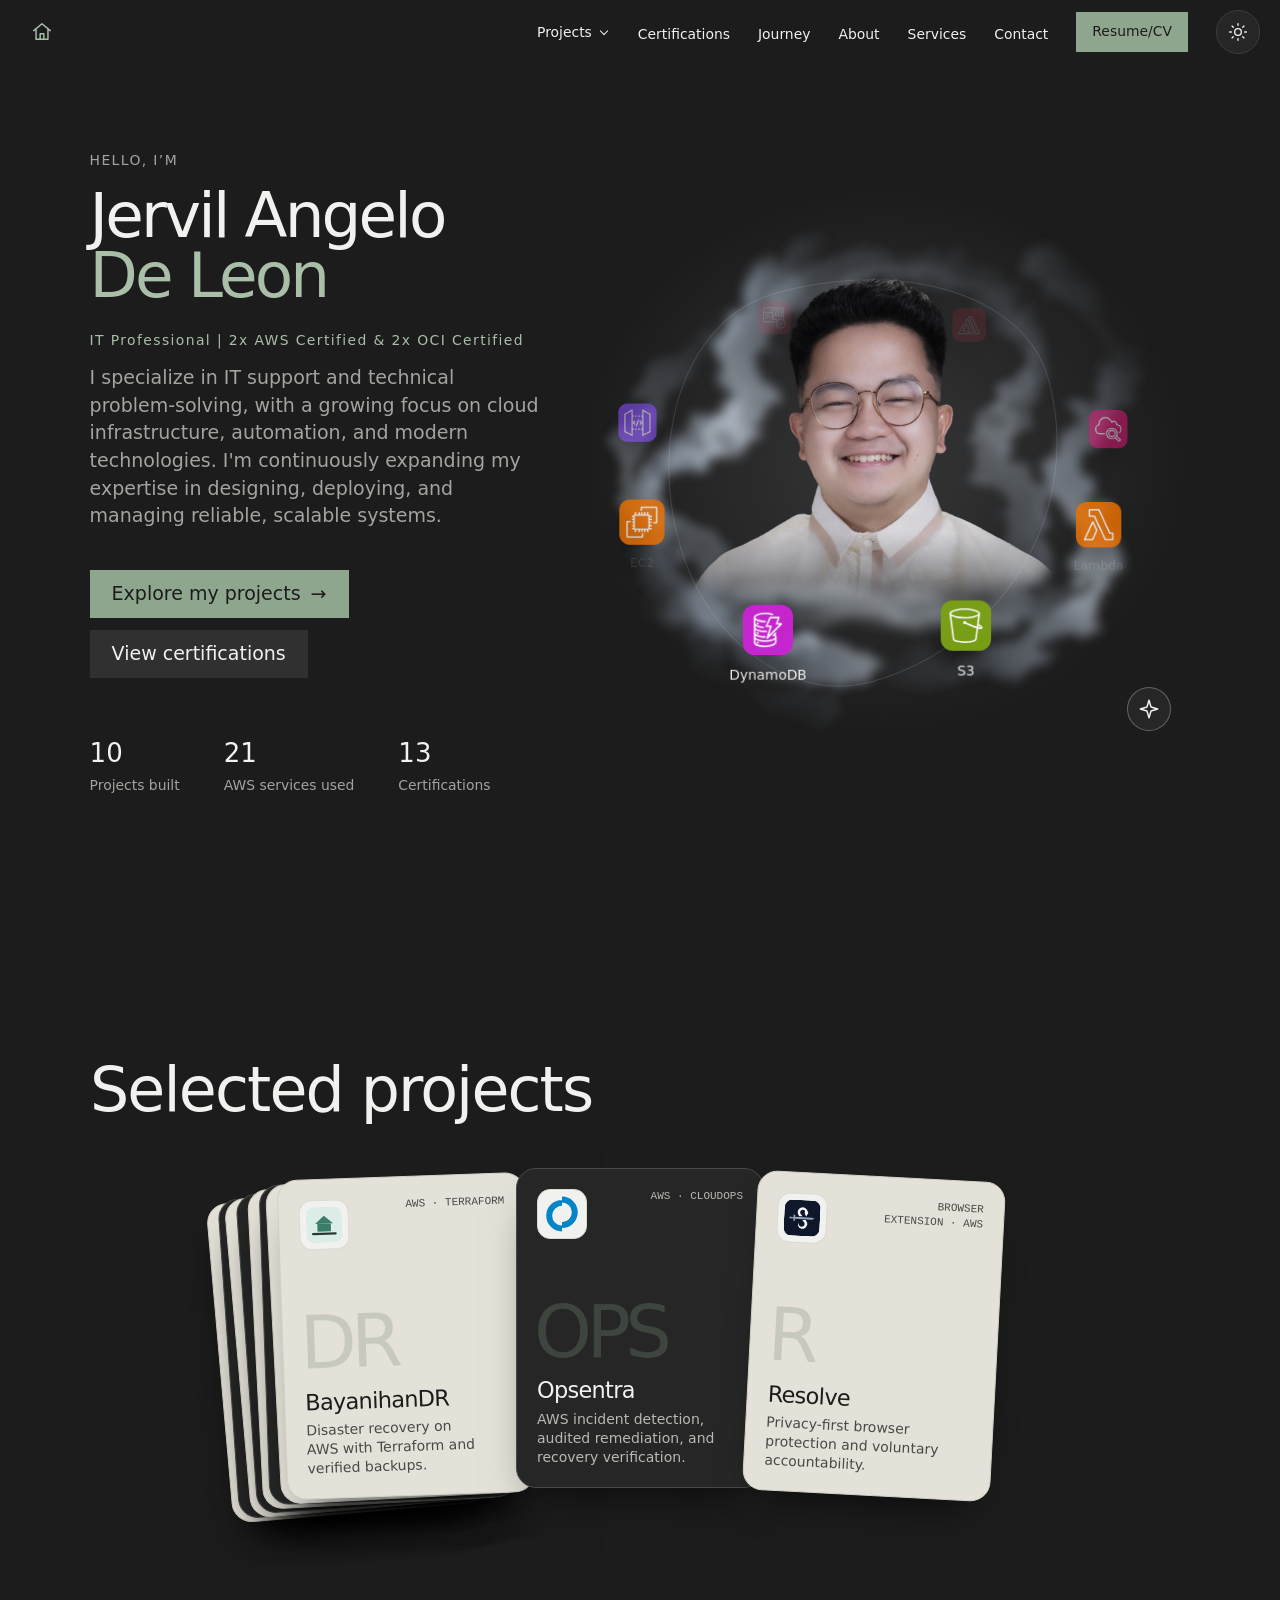
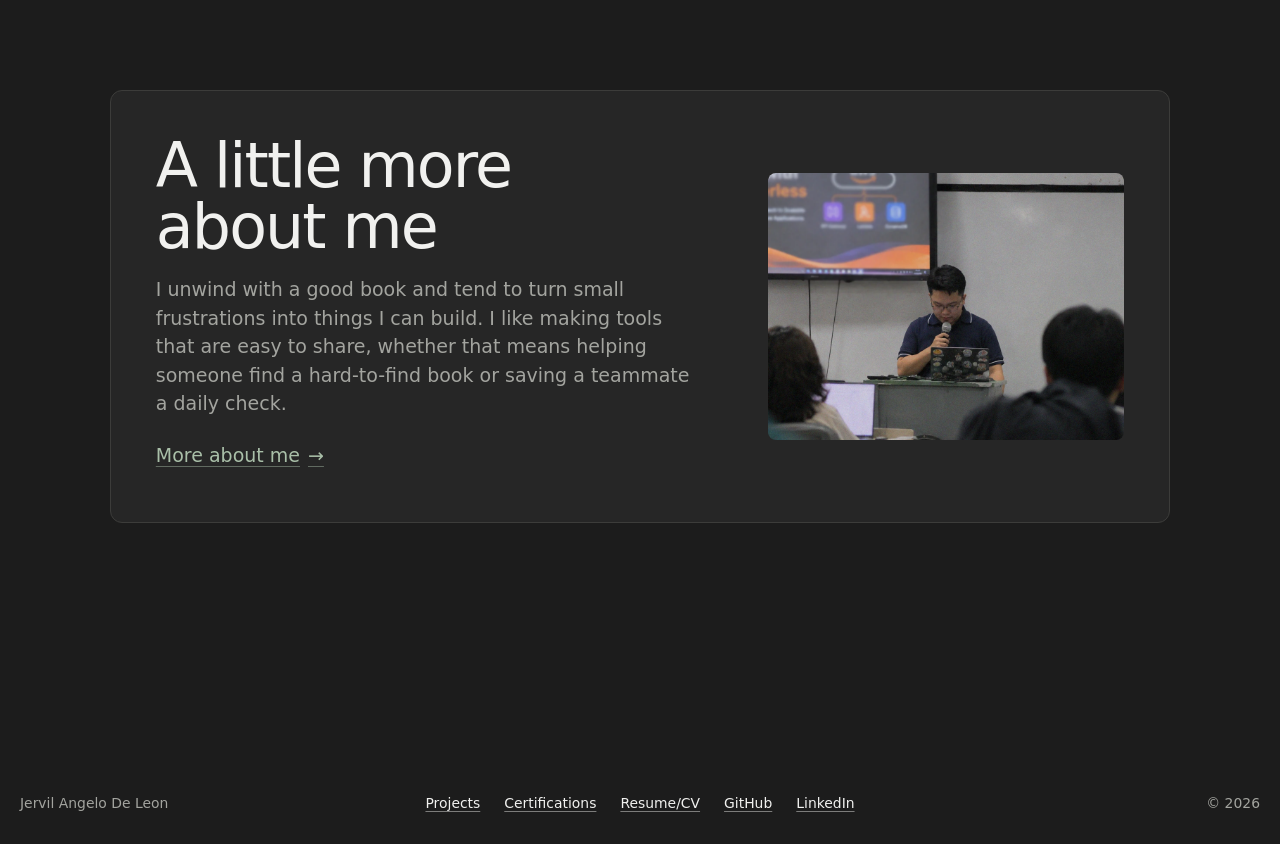
<file: index.html>
<!DOCTYPE html>
<html lang="en">
<head>
<meta charset="utf-8">
<meta name="viewport" content="width=device-width, initial-scale=1">
<title>Jervil Angelo De Leon | HRIS Technical Support, AWS Certified, Cloud & Infrastructure</title>
<meta name="description" content="Portfolio of Jervil Angelo De Leon, HRIS Technical Support professional and AWS Certified Cloud Practitioner building serverless and infrastructure projects on AWS, including Resolve and Teolohiya.site.">
<meta name="author" content="Jervil Angelo De Leon">
<meta name="theme-color" content="#1c1c1c">
<script src="js/theme.js?v=1"></script>
<link rel="canonical" href="https://jervilangelo.online/">
<meta property="og:type" content="website">
<meta property="og:url" content="https://jervilangelo.online/">
<meta property="og:site_name" content="Jervil Angelo De Leon">
<meta property="og:title" content="Jervil Angelo De Leon | HRIS Technical Support, AWS Certified, Cloud & Infrastructure">
<meta property="og:description" content="Portfolio of Jervil Angelo De Leon, HRIS Technical Support professional and AWS Certified Cloud Practitioner building serverless and infrastructure projects on AWS, including Resolve and Teolohiya.site.">
<meta property="og:image" content="https://jervilangelo.online/img/og-cover.jpg">
<meta name="twitter:card" content="summary_large_image">
<link rel="icon" href="img/favicon.svg" type="image/svg+xml">
<link rel="preconnect" href="https://api.fontshare.com">
<link rel="preconnect" href="https://cdn.fontshare.com" crossorigin>
<link href="https://api.fontshare.com/v2/css?f[]=clash-grotesk@400,500&display=swap" rel="stylesheet">
<link rel="stylesheet" href="css/main.css?v=projects-about">
<link rel="stylesheet" href="css/cloud.css?v=20261126-puff">
<link rel="stylesheet" href="css/pages.css?v=20261126-theme">
<link rel="stylesheet" href="css/project-deck.css?v=20261126-theme">
<link rel="stylesheet" href="css/home-about.css?v=portfolio-follow-up">
<link rel="preconnect" href="https://fonts.googleapis.com">
<link rel="preconnect" href="https://fonts.gstatic.com" crossorigin>
<link href="https://fonts.googleapis.com/css2?family=Hanken+Grotesk:wght@400;500&family=Newsreader:opsz@6..72&display=swap" rel="stylesheet">
<script>document.documentElement.classList.add("js")</script>
<script>
(function(){var m={"p-resolve":"projects#p-resolve",teolohiya:"projects#teolohiya",projects:"projects#projects","p-opsentra":"projects#p-opsentra","p-bayanihandr":"projects#p-bayanihandr","p-ticketing":"projects#p-ticketing","p-ec2":"projects#p-ec2","p-hris":"projects#p-hris","p-eccm":"projects#p-eccm","p-pinansyalph":"projects#p-pinansyalph","p-schedrift":"projects#p-schedrift",services:"projects#services",certifications:"certifications",journey:"journey",story:"journey",contact:"contact"};var t=m[location.hash.slice(1)];if(t)location.replace(t);})();
</script>
<script type="application/ld+json">
{
  "@context": "https://schema.org",
  "@type": "Person",
  "name": "Jervil Angelo De Leon",
  "url": "https://jervilangelo.online/",
  "jobTitle": "HRIS Technical Support",
  "address": {"@type": "PostalAddress", "addressLocality": "Makati", "addressCountry": "PH"},
  "alumniOf": "FEU Institute of Technology",
  "knowsAbout": ["Amazon Web Services", "Serverless architecture", "Cloud infrastructure", "Networking", "Automation", "Technical support"],
  "sameAs": ["https://www.linkedin.com/in/jervilangelo/", "https://github.com/jervilangelo"]
}
</script>
</head>
<body>
<a class="skip" href="#main">Skip to content</a>
<div class="progress" id="progress" aria-hidden="true"></div>

<header class="nav" id="nav">
  <a class="nav-home" href="./" aria-label="Home" aria-current="page">
    <svg viewBox="0 0 24 24" width="22" height="22" fill="none" stroke="currentColor" stroke-width="1.6" stroke-linecap="round" stroke-linejoin="round" aria-hidden="true" focusable="false"><path d="M3 10.5 12 3l9 7.5M5.5 9v11h13V9M10 20v-6h4v6"/></svg>
  </a>
  <div class="nav-right">
    <button class="menu-toggle" type="button" aria-expanded="false" aria-controls="nav-links">Menu</button>
    <ul class="nav-links" id="nav-links">
      <li><a data-projects-link href="projects">Projects</a></li>
      <li><a href="certifications">Certifications</a></li>
      <li><a href="journey">Journey</a></li>
      <li><a href="about">About</a></li>
      <li><a href="services">Services</a></li>
      <li><a href="contact">Contact</a></li>
    </ul>
    <a class="btn" href="resume">Resume/CV</a>
    <button class="theme-toggle" type="button" aria-label="Switch to light mode" hidden>
      <svg class="theme-sun" width="20" height="20" viewBox="0 0 24 24" fill="none" stroke="currentColor" stroke-width="1.6" stroke-linecap="round" aria-hidden="true" focusable="false"><circle cx="12" cy="12" r="4"/><path d="M12 2v2m0 16v2M2 12h2m16 0h2M4.9 4.9l1.4 1.4m11.4 11.4 1.4 1.4m0-14.2-1.4 1.4M6.3 17.7l-1.4 1.4"/></svg>
      <svg class="theme-moon" width="20" height="20" viewBox="0 0 24 24" fill="none" stroke="currentColor" stroke-width="1.6" stroke-linecap="round" stroke-linejoin="round" aria-hidden="true" focusable="false"><path d="M20.7 15.2A8.9 8.9 0 0 1 8.8 3.3 9 9 0 1 0 20.7 15.2Z"/></svg>
    </button>
  </div>
</header>

<main id="main">

<section class="hero" aria-labelledby="hero-title">
  <div class="hero-copy">
    <p class="hero-greeting">Hello, I&rsquo;m</p>
    <h1 id="hero-title">Jervil Angelo <span>De Leon</span></h1>
    <p class="hero-role">IT Professional <span>| 2x AWS Certified &amp; 2x OCI Certified</span></p>
    <p class="hero-intro">I specialize in IT support and technical problem-solving, with a growing focus on cloud infrastructure, automation, and modern technologies. I'm continuously expanding my expertise in designing, deploying, and managing reliable, scalable systems.</p>
    <div class="hero-cta">
      <a class="btn" href="projects">Explore my projects <span class="arrow" aria-hidden="true">→</span></a>
      <a class="btn btn--quiet" href="certifications">View certifications</a>
    </div>
    <dl class="hero-facts">
      <div><dt>10</dt><dd>Projects built</dd></div>
      <div><dt>21</dt><dd>AWS services used</dd></div>
      <div><dt>13</dt><dd>Certifications</dd></div>
    </dl>
  </div>

  <div class="cloud-stage">
    <div class="cloud-glow"></div>
    <div class="portrait-smoke" aria-hidden="true"></div>
    <div class="portrait-backdrop"></div>
    <div class="hero-portrait">
      <img src="img/work/hero-portrait.png" width="1024" height="1078" alt="Portrait of Jervil Angelo De Leon" fetchpriority="high">
    </div>
    <div class="portrait-foreground-smoke" aria-hidden="true"></div>
    <div class="portrait-smoke-puff" aria-hidden="true"></div>
    <button class="orbit-toggle" type="button" aria-label="Creative tools" aria-pressed="false" title="Switch to creative tools" hidden>
      <svg width="22" height="22" viewBox="0 0 24 24" fill="none" stroke="currentColor" stroke-width="1.6" stroke-linecap="round" stroke-linejoin="round" aria-hidden="true">
        <path d="M12 2.5 14.2 9.8 21.5 12 14.2 14.2 12 21.5 9.8 14.2 2.5 12 9.8 9.8 12 2.5Z"/>
      </svg>
    </button>
    <span class="orbit-status sr-only" role="status"></span>
    <div class="orbit" aria-hidden="true">
        <div class="orb" style="left:10%;top:48%"><img src="img/aws/AWSLambda.svg" data-file="AWSLambda" alt="" width="64" height="64"><span>Lambda</span></div>
        <div class="orb" style="left:23%;top:23%"><img src="img/aws/AmazonSimpleStorageService.svg" data-file="AmazonSimpleStorageService" alt="" width="64" height="64"><span>S3</span></div>
        <div class="orb" style="left:50%;top:15%"><img src="img/aws/AmazonDynamoDB.svg" data-file="AmazonDynamoDB" alt="" width="64" height="64"><span>DynamoDB</span></div>
        <div class="orb" style="left:77%;top:23%"><img src="img/aws/AmazonEC2.svg" data-file="AmazonEC2" alt="" width="64" height="64"><span>EC2</span></div>
        <div class="orb" style="left:90%;top:48%"><img src="img/aws/AmazonAPIGateway.svg" data-file="AmazonAPIGateway" alt="" width="64" height="64"><span>API Gateway</span></div>
        <div class="orb" style="left:79%;top:75%"><img src="img/aws/AmazonCognito.svg" data-file="AmazonCognito" alt="" width="64" height="64"><span>Cognito</span></div>
        <div class="orb" style="left:21%;top:75%"><img src="img/aws/AWSAmplify.svg" data-file="AWSAmplify" alt="" width="64" height="64"><span>Amplify</span></div>
        <div class="orb" style="left:50%;top:82%"><img src="img/aws/AmazonCloudWatch.svg" data-file="AmazonCloudWatch" alt="" width="64" height="64"><span>CloudWatch</span></div>
    </div>
  </div>
  <p class="sr-only">AWS services used in my projects include Lambda, S3, DynamoDB, EC2, API Gateway, Cognito, Amplify, CloudWatch, IAM, VPC, SNS and EventBridge.</p>
</section>

<section class="section frame project-showcase" id="selected-projects" aria-labelledby="selected-projects-title">
  <div class="project-showcase-head">
    <h2 class="h2" id="selected-projects-title">Selected projects</h2>
    <button class="btn project-deck-restack" type="button" aria-controls="home-project-deck" hidden>Collapse cards</button>
    <p class="sr-only" id="project-deck-instructions" hidden>Spread the stack to browse all ten projects.</p>
  </div>
  <ul class="project-deck" id="home-project-deck" role="list">
    <li class="project-deck-light">
      <a class="project-deck-card" href="projects.html#p-ticketing">
        <div class="project-deck-top">
          <span class="project-deck-logo" aria-hidden="true">AT</span>
          <span class="project-deck-category">AWS &middot; Serverless</span>
        </div>
        <span class="project-deck-mark" aria-hidden="true">API</span>
        <h3>AWS Serverless Ticketing API</h3>
        <p>Support tickets with DynamoDB and automated alerts.</p>
      </a>
    </li>
    <li>
      <a class="project-deck-card" href="projects.html#p-ec2">
        <div class="project-deck-top">
          <span class="project-deck-logo" aria-hidden="true">EC</span>
          <span class="project-deck-category">AWS &middot; Infrastructure</span>
        </div>
        <span class="project-deck-mark" aria-hidden="true">EC2</span>
        <h3>Secure EC2 Web Server</h3>
        <p>A hardened Nginx server on AWS.</p>
      </a>
    </li>
    <li class="project-deck-light">
      <a class="project-deck-card" href="projects.html#p-hris">
        <div class="project-deck-top">
          <span class="project-deck-logo" aria-hidden="true">HT</span>
          <span class="project-deck-category">HRIS &middot; Automation</span>
        </div>
        <span class="project-deck-mark" aria-hidden="true">HRIS</span>
        <h3>HRIS Template Completion Tracker</h3>
        <p>Automated checks for HRIS template completion.</p>
      </a>
    </li>
    <li>
      <a class="project-deck-card" href="projects.html#p-eccm">
        <div class="project-deck-top">
          <span class="project-deck-logo" aria-hidden="true"><img src="img/work/logos/eccm.png" alt="" width="40" height="40" loading="lazy"></span>
          <span class="project-deck-category">Web &middot; Nonprofit</span>
        </div>
        <span class="project-deck-mark" aria-hidden="true">WEB</span>
        <h3>ECCM Website</h3>
        <p>A responsive website for a local church.</p>
      </a>
    </li>
    <li class="project-deck-light">
      <a class="project-deck-card" href="projects.html#p-schedrift">
        <div class="project-deck-top">
          <span class="project-deck-logo" aria-hidden="true"><img src="img/work/logos/schedrift.png" alt="" width="40" height="40" loading="lazy"></span>
          <span class="project-deck-category">Timeline &middot; Planning</span>
        </div>
        <span class="project-deck-mark" aria-hidden="true">PLAN</span>
        <h3>Schedrift</h3>
        <p>Project timelines, dependencies, and delay simulation.</p>
      </a>
    </li>
    <li>
      <a class="project-deck-card" href="projects.html#teolohiya">
        <div class="project-deck-top">
          <span class="project-deck-logo" aria-hidden="true"><img src="img/work/logos/teolohiya.png" alt="" width="40" height="40" loading="lazy"></span>
          <span class="project-deck-category">Next.js &middot; AWS</span>
        </div>
        <span class="project-deck-mark" aria-hidden="true">BOOK</span>
        <h3>Teolohiya.site</h3>
        <p>A Philippine theological-book listing platform.</p>
      </a>
    </li>
    <li class="project-deck-light">
      <a class="project-deck-card" href="projects.html#p-pinansyalph">
        <div class="project-deck-top">
          <span class="project-deck-logo" aria-hidden="true"><img src="img/work/logos/pinansyalph.svg" alt="" width="40" height="40" loading="lazy"></span>
          <span class="project-deck-category">Web &middot; Finance</span>
        </div>
        <span class="project-deck-mark" aria-hidden="true">FIN</span>
        <h3>PinansyalPH</h3>
        <p>Philippine financial calculators and data visualizations.</p>
      </a>
    </li>
    <li class="project-deck-light">
      <a class="project-deck-card" href="projects.html#p-bayanihandr">
        <div class="project-deck-top">
          <span class="project-deck-logo" aria-hidden="true"><img src="img/work/logos/bayanihandr.svg" alt="" width="40" height="40" loading="lazy"></span>
          <span class="project-deck-category">AWS &middot; Terraform</span>
        </div>
        <span class="project-deck-mark" aria-hidden="true">DR</span>
        <h3>BayanihanDR</h3>
        <p>Disaster recovery on AWS with Terraform and verified backups.</p>
      </a>
    </li>
    <li>
      <a class="project-deck-card" href="projects.html#p-opsentra">
        <div class="project-deck-top">
          <span class="project-deck-logo" aria-hidden="true"><img src="img/work/logos/opsentra.svg" alt="" width="40" height="40" loading="lazy"></span>
          <span class="project-deck-category">AWS &middot; CloudOps</span>
        </div>
        <span class="project-deck-mark" aria-hidden="true">OPS</span>
        <h3>Opsentra</h3>
        <p>AWS incident detection, audited remediation, and recovery verification.</p>
      </a>
    </li>
    <li class="project-deck-light">
      <a class="project-deck-card" href="projects.html#p-resolve">
        <div class="project-deck-top">
          <span class="project-deck-logo" aria-hidden="true"><img src="img/work/logos/resolve.svg" alt="" width="40" height="40" loading="lazy"></span>
          <span class="project-deck-category">Browser extension &middot; AWS</span>
        </div>
        <span class="project-deck-mark" aria-hidden="true">R</span>
        <h3>Resolve</h3>
        <p>Privacy-first browser protection and voluntary accountability.</p>
      </a>
    </li>
  </ul>
</section>

<section class="section frame home-about" aria-labelledby="home-about-title">
  <div class="home-about-copy">
    <h2 class="h2" id="home-about-title">A little more about me</h2>
    <p>I unwind with a good book and tend to turn small frustrations into things I can build. I like making tools that are easy to share, whether that means helping someone find a hard-to-find book or saving a teammate a daily check.</p>
    <a class="link" href="about">More about me <span aria-hidden="true">&rarr;</span></a>
  </div>
  <figure class="home-about-photo">
    <img src="img/work/me-speaking.webp" width="1012" height="955" loading="lazy" decoding="async" alt="Jervil Angelo De Leon speaking about serverless cloud technology">
  </figure>
</section>

</main>

<footer class="foot">
  <span class="muted">Jervil Angelo De Leon</span>
  <ul class="foot-links">
    <li><a class="link" href="projects">Projects</a></li>
    <li><a class="link" href="certifications">Certifications</a></li>
    <li><a class="link" href="resume">Resume/CV</a></li>
    <li><a class="link" href="https://github.com/jervilangelo" target="_blank" rel="noopener">GitHub</a></li>
    <li><a class="link" href="https://www.linkedin.com/in/jervilangelo/" target="_blank" rel="noopener">LinkedIn</a></li>
  </ul>
  <span class="muted">© <span data-year>2026</span></span>
</footer>

<script src="js/main.js?v=projects-about" defer></script>
<script src="js/cloud-animation.js?v=20261126-puff" defer></script>
<script src="js/project-deck.js?v=20261126-resolve" defer></script>
</body>
</html>
</file>
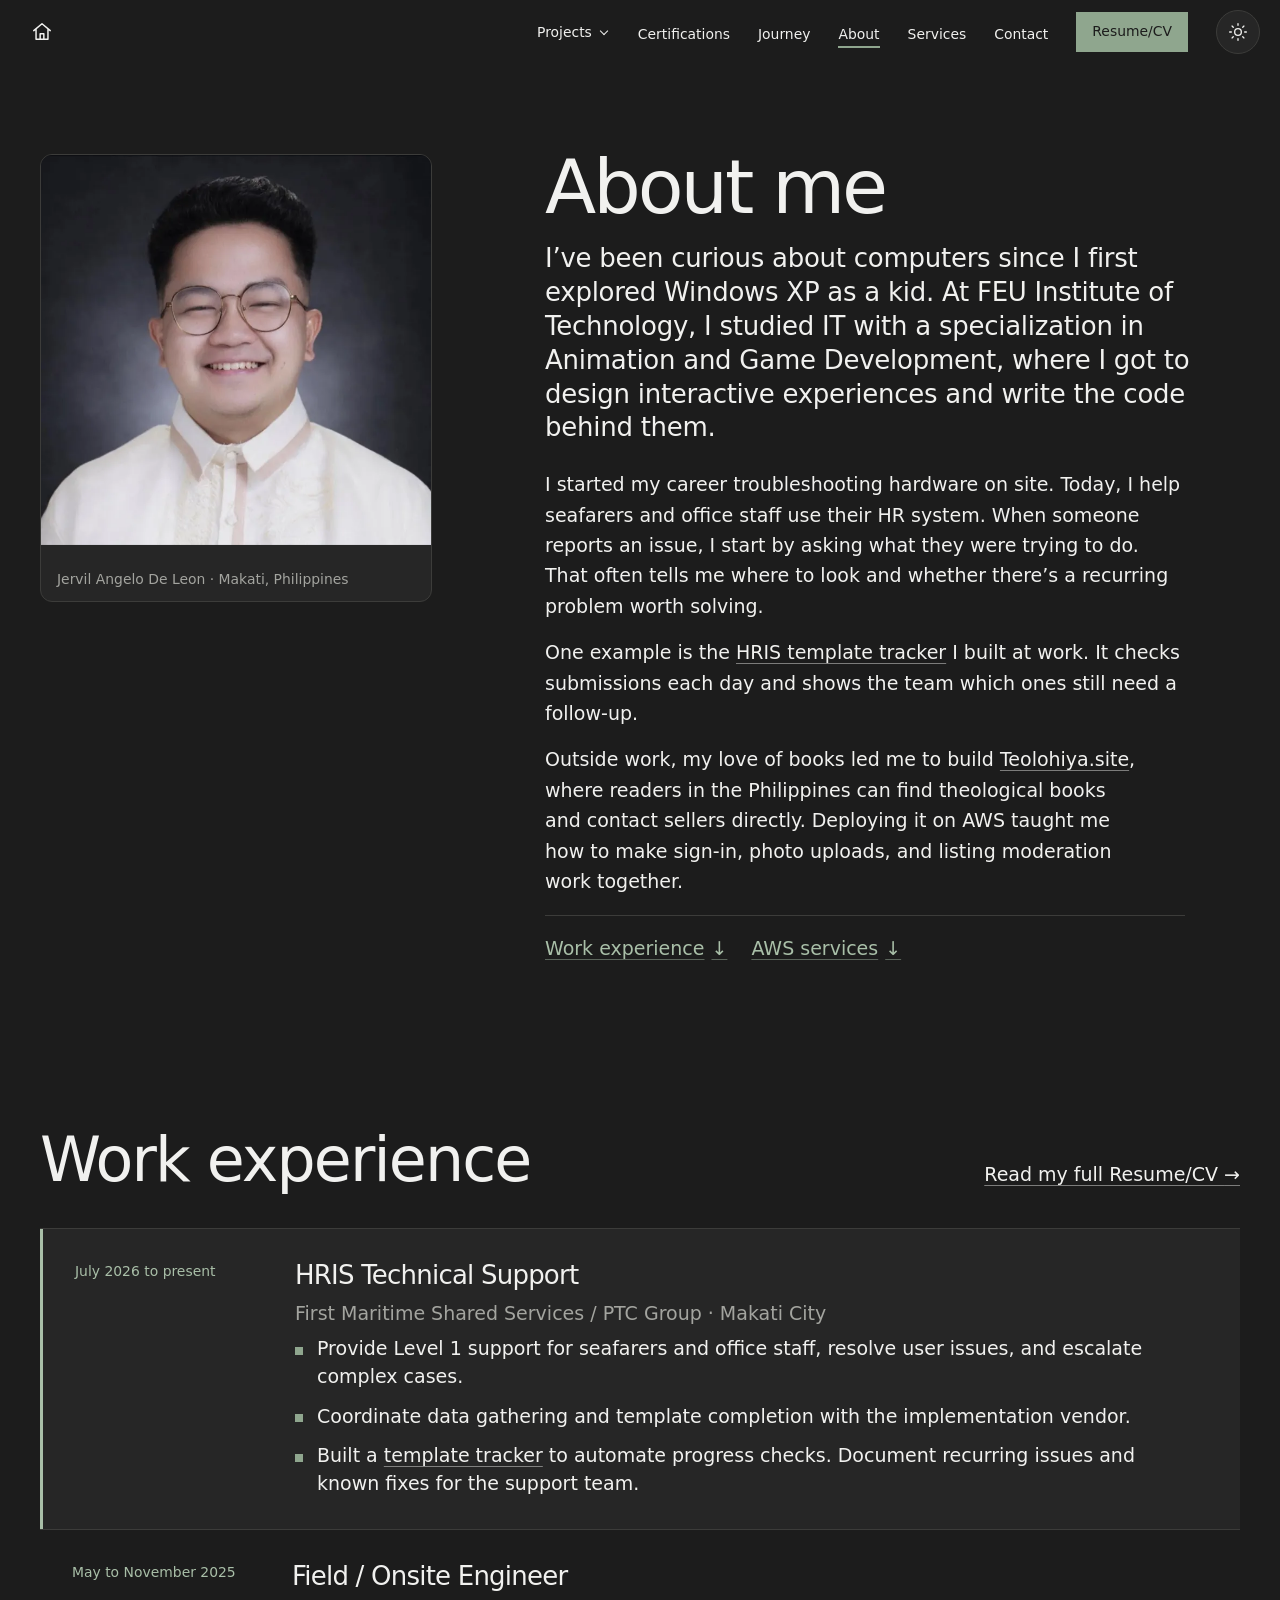
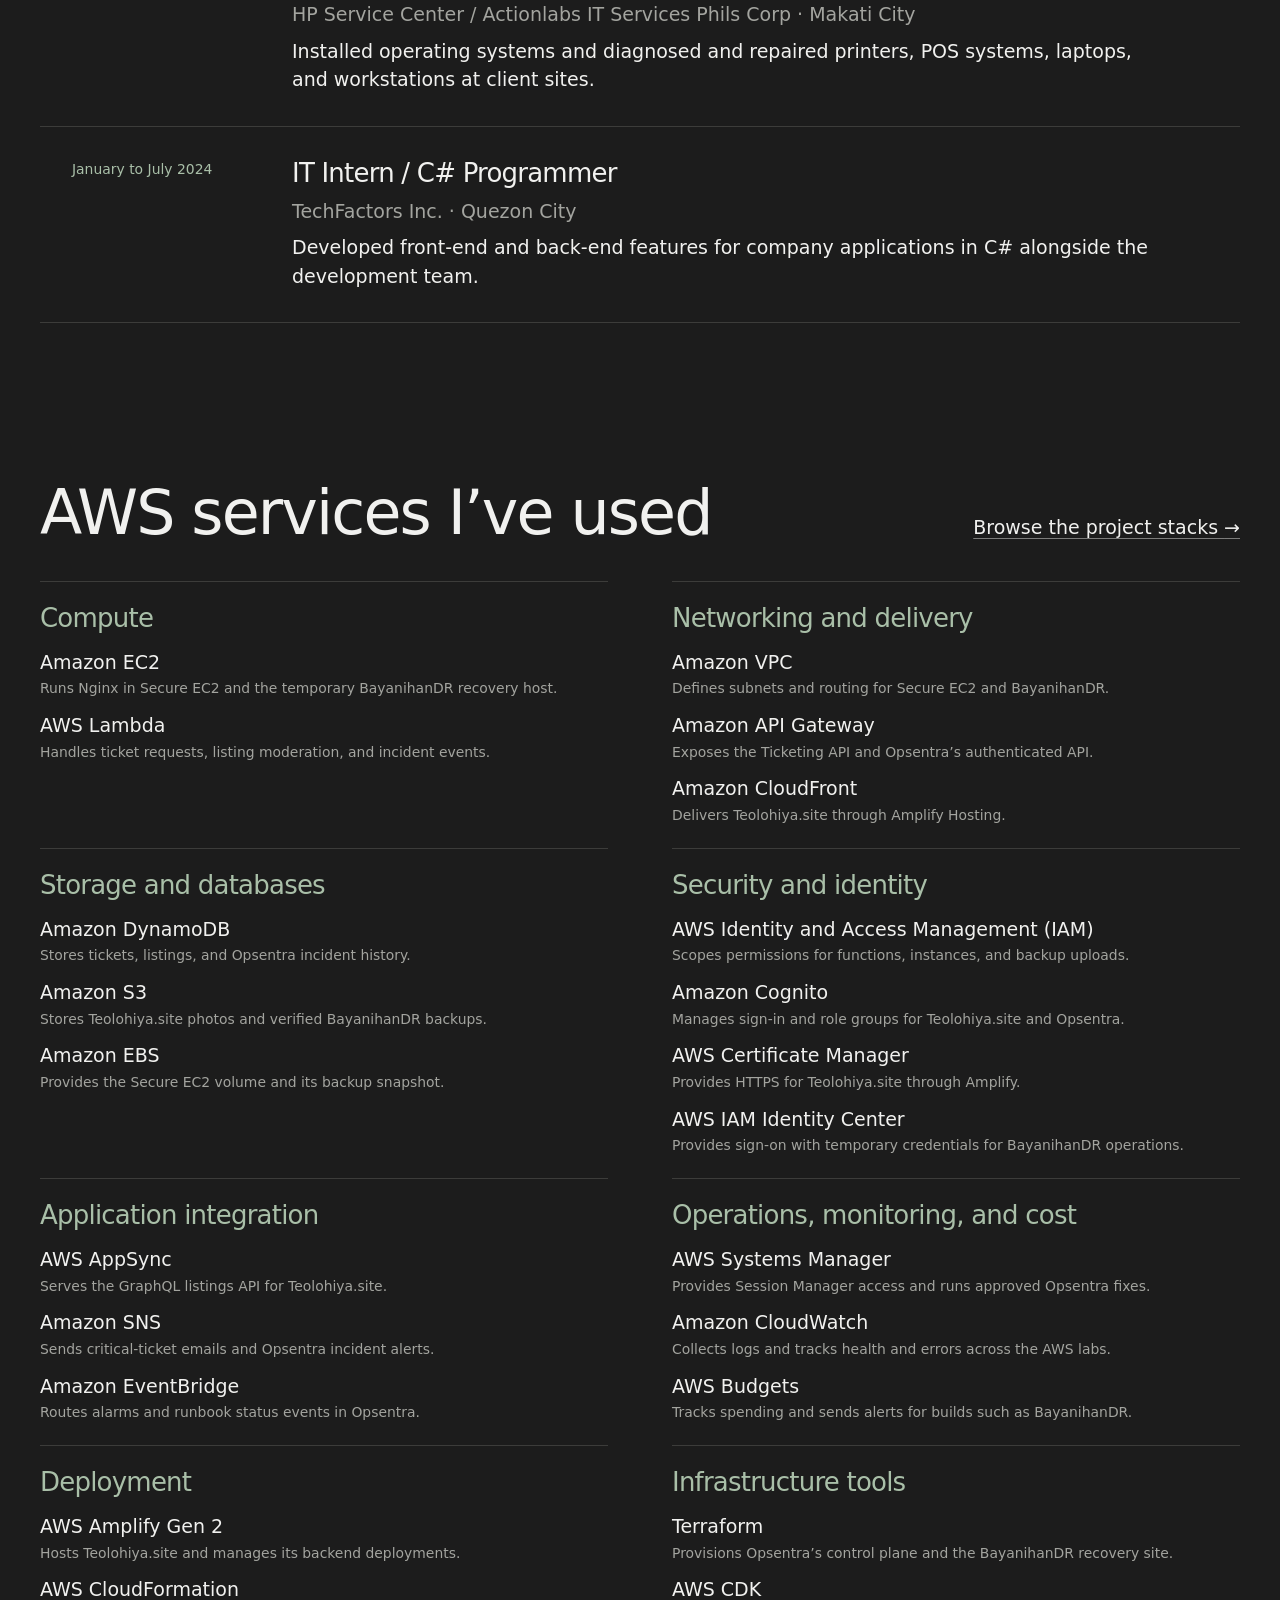
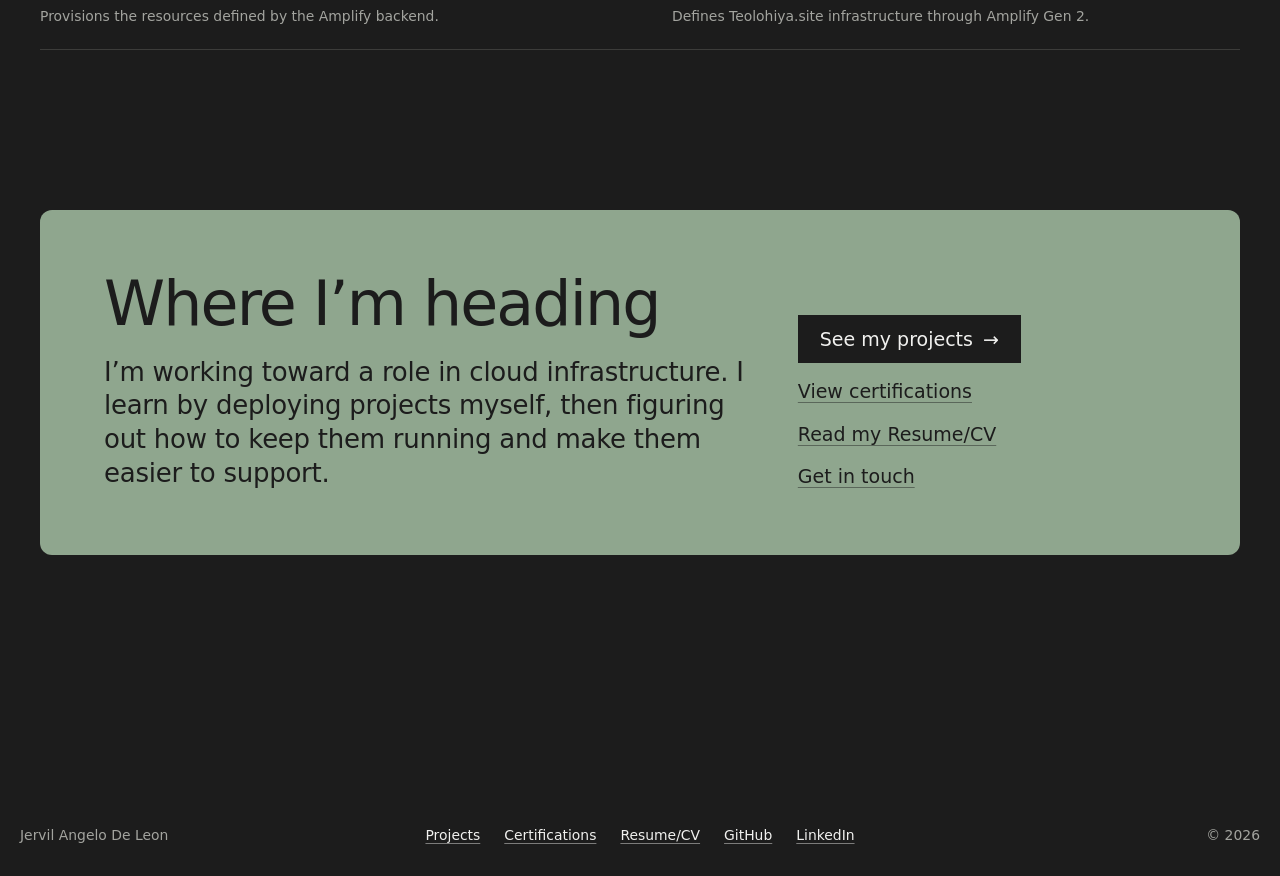
<file: about.html>
<!DOCTYPE html>
<html lang="en">
<head>
<meta charset="utf-8">
<meta name="viewport" content="width=device-width, initial-scale=1">
<title>About | Jervil Angelo De Leon, HRIS Technical Support Building on AWS</title>
<meta name="description" content="About Jervil Angelo De Leon: BSIT graduate from FEU Institute of Technology working in HRIS Technical Support and building hands-on AWS cloud and infrastructure projects.">
<meta name="author" content="Jervil Angelo De Leon">
<meta name="theme-color" content="#1c1c1c">
<script src="js/theme.js?v=1"></script>
<link rel="canonical" href="https://jervilangelo.online/about">
<meta property="og:type" content="website">
<meta property="og:url" content="https://jervilangelo.online/about">
<meta property="og:site_name" content="Jervil Angelo De Leon">
<meta property="og:title" content="About | Jervil Angelo De Leon, HRIS Technical Support Building on AWS">
<meta property="og:description" content="About Jervil Angelo De Leon: BSIT graduate from FEU Institute of Technology working in HRIS Technical Support and building hands-on AWS cloud and infrastructure projects.">
<meta property="og:image" content="https://jervilangelo.online/img/og-cover.jpg">
<meta name="twitter:card" content="summary_large_image">
<link rel="icon" href="img/favicon.svg" type="image/svg+xml">
<link rel="preconnect" href="https://api.fontshare.com">
<link rel="preconnect" href="https://cdn.fontshare.com" crossorigin>
<link href="https://api.fontshare.com/v2/css?f[]=clash-grotesk@400,500&display=swap" rel="stylesheet">
<link rel="stylesheet" href="css/main.css?v=projects-about">
<link rel="stylesheet" href="css/pages.css?v=about-motion">
<script>document.documentElement.classList.add("js")</script>
<script type="application/ld+json">
{
  "@context": "https://schema.org",
  "@type": "Person",
  "name": "Jervil Angelo De Leon",
  "url": "https://jervilangelo.online/",
  "jobTitle": "HRIS Technical Support",
  "address": {"@type": "PostalAddress", "addressLocality": "Makati", "addressCountry": "PH"},
  "alumniOf": "FEU Institute of Technology",
  "knowsAbout": ["Amazon Web Services", "Serverless architecture", "Cloud infrastructure", "Networking", "Automation", "Technical support"],
  "sameAs": ["https://www.linkedin.com/in/jervilangelo/", "https://github.com/jervilangelo"]
}
</script>
</head>
<body>
<a class="skip" href="#main">Skip to content</a>
<div class="progress" id="progress" aria-hidden="true"></div>

<header class="nav" id="nav">
  <a class="nav-home" href="./" aria-label="Home">
    <svg viewBox="0 0 24 24" width="22" height="22" fill="none" stroke="currentColor" stroke-width="1.6" stroke-linecap="round" stroke-linejoin="round" aria-hidden="true" focusable="false"><path d="M3 10.5 12 3l9 7.5M5.5 9v11h13V9M10 20v-6h4v6"/></svg>
  </a>
  <div class="nav-right">
    <button class="menu-toggle" type="button" aria-expanded="false" aria-controls="nav-links">Menu</button>
    <ul class="nav-links" id="nav-links">
      <li><a data-projects-link href="projects">Projects</a></li>
      <li><a href="certifications">Certifications</a></li>
      <li><a href="journey">Journey</a></li>
      <li><a href="about" aria-current="page">About</a></li>
      <li><a href="services">Services</a></li>
      <li><a href="contact">Contact</a></li>
    </ul>
    <a class="btn" href="resume">Resume/CV</a>
    <button class="theme-toggle" type="button" aria-label="Switch to light mode" hidden>
      <svg class="theme-sun" width="20" height="20" viewBox="0 0 24 24" fill="none" stroke="currentColor" stroke-width="1.6" stroke-linecap="round" aria-hidden="true" focusable="false"><circle cx="12" cy="12" r="4"/><path d="M12 2v2m0 16v2M2 12h2m16 0h2M4.9 4.9l1.4 1.4m11.4 11.4 1.4 1.4m0-14.2-1.4 1.4M6.3 17.7l-1.4 1.4"/></svg>
      <svg class="theme-moon" width="20" height="20" viewBox="0 0 24 24" fill="none" stroke="currentColor" stroke-width="1.6" stroke-linecap="round" stroke-linejoin="round" aria-hidden="true" focusable="false"><path d="M20.7 15.2A8.9 8.9 0 0 1 8.8 3.3 9 9 0 1 0 20.7 15.2Z"/></svg>
    </button>
  </div>
</header>

<main id="main" class="about-page">
<section class="frame page-top about-story" aria-labelledby="page-title">
  <div class="grid about-grid">
    <div class="about-intro" data-reveal>
      <h1 class="page-h1" id="page-title">About me</h1>
      <p class="lead">I’ve been curious about computers since I first explored Windows XP as a kid. At FEU Institute of Technology, I studied IT with a specialization in Animation and Game Development, where I got to design interactive experiences and write the code behind them.</p>
    </div>
    <figure class="about-portrait" data-reveal>
      <img src="img/work/portrait-l.webp" width="720" height="720" alt="Portrait of Jervil Angelo De Leon">
      <figcaption>Jervil Angelo De Leon · Makati, Philippines</figcaption>
    </figure>
    <div class="about-text" data-reveal>
      <p>I started my career troubleshooting hardware on site. Today, I help seafarers and office staff use their HR system. When someone reports an issue, I start by asking what they were trying to do. That often tells me where to look and whether there’s a recurring problem worth solving.</p>
      <p>One example is the <a class="link" href="projects#p-hris">HRIS template tracker</a> I built at work. It checks submissions each day and shows the team which ones still need a follow-up.</p>
      <p>Outside work, my love of books led me to build <a class="link" href="projects#teolohiya">Teolohiya.site</a>, where readers in the Philippines can find theological books and contact sellers directly. Deploying it on AWS taught me how to make sign-in, photo uploads, and listing moderation work together.</p>
      <nav class="about-jump" aria-label="On this page">
        <a class="link" href="#experience-title">Work experience <span aria-hidden="true">↓</span></a>
        <a class="link" href="#about-aws-title">AWS services <span aria-hidden="true">↓</span></a>
      </nav>
    </div>
  </div>
</section>
<section class="section frame about-index" aria-labelledby="experience-title">
  <div class="about-index-heading" data-reveal>
    <h2 class="h2" id="experience-title">Work experience</h2>
    <a class="link" href="resume">Read my full Resume/CV <span aria-hidden="true">&rarr;</span></a>
  </div>
  <ol class="about-experience">
    <li data-reveal>
      <p class="about-role-date"><time datetime="2026-07">July 2026</time> to present</p>
      <div>
        <h3>HRIS Technical Support</h3>
        <p class="muted">First Maritime Shared Services / PTC Group · Makati City</p>
        <ul class="points">
          <li>Provide Level 1 support for seafarers and office staff, resolve user issues, and escalate complex cases.</li>
          <li>Coordinate data gathering and template completion with the implementation vendor.</li>
          <li>Built a <a class="link" href="projects#p-hris">template tracker</a> to automate progress checks. Document recurring issues and known fixes for the support team.</li>
        </ul>
      </div>
    </li>
    <li data-reveal>
      <p class="about-role-date"><time datetime="2025-05">May</time> to <time datetime="2025-11">November 2025</time></p>
      <div>
        <h3>Field / Onsite Engineer</h3>
        <p class="muted">HP Service Center / Actionlabs IT Services Phils Corp · Makati City</p>
        <p>Installed operating systems and diagnosed and repaired printers, POS systems, laptops, and workstations at client sites.</p>
      </div>
    </li>
    <li data-reveal>
      <p class="about-role-date"><time datetime="2024-01">January</time> to <time datetime="2024-07">July 2024</time></p>
      <div>
        <h3>IT Intern / C# Programmer</h3>
        <p class="muted">TechFactors Inc. · Quezon City</p>
        <p>Developed front-end and back-end features for company applications in C# alongside the development team.</p>
      </div>
    </li>
  </ol>
</section>

<section class="section frame about-index" aria-labelledby="about-aws-title">
  <div class="about-index-heading" data-reveal>
    <h2 class="h2" id="about-aws-title">AWS services I’ve used</h2>
    <a class="link" href="projects#services">Browse the project stacks <span aria-hidden="true">&rarr;</span></a>
  </div>
  <div class="about-aws-grid">
    <section data-reveal>
      <h3>Compute</h3>
      <dl>
        <div><dt>Amazon EC2</dt><dd>Runs Nginx in Secure EC2 and the temporary BayanihanDR recovery host.</dd></div>
        <div><dt>AWS Lambda</dt><dd>Handles ticket requests, listing moderation, and incident events.</dd></div>
      </dl>
    </section>
    <section data-reveal>
      <h3>Networking and delivery</h3>
      <dl>
        <div><dt>Amazon VPC</dt><dd>Defines subnets and routing for Secure EC2 and BayanihanDR.</dd></div>
        <div><dt>Amazon API Gateway</dt><dd>Exposes the Ticketing API and Opsentra’s authenticated API.</dd></div>
        <div><dt>Amazon CloudFront</dt><dd>Delivers Teolohiya.site through Amplify Hosting.</dd></div>
      </dl>
    </section>
    <section data-reveal>
      <h3>Storage and databases</h3>
      <dl>
        <div><dt>Amazon DynamoDB</dt><dd>Stores tickets, listings, and Opsentra incident history.</dd></div>
        <div><dt>Amazon S3</dt><dd>Stores Teolohiya.site photos and verified BayanihanDR backups.</dd></div>
        <div><dt>Amazon EBS</dt><dd>Provides the Secure EC2 volume and its backup snapshot.</dd></div>
      </dl>
    </section>
    <section data-reveal>
      <h3>Security and identity</h3>
      <dl>
        <div><dt>AWS Identity and Access Management (IAM)</dt><dd>Scopes permissions for functions, instances, and backup uploads.</dd></div>
        <div><dt>Amazon Cognito</dt><dd>Manages sign-in and role groups for Teolohiya.site and Opsentra.</dd></div>
        <div><dt>AWS Certificate Manager</dt><dd>Provides HTTPS for Teolohiya.site through Amplify.</dd></div>
        <div><dt>AWS IAM Identity Center</dt><dd>Provides sign-on with temporary credentials for BayanihanDR operations.</dd></div>
      </dl>
    </section>
    <section data-reveal>
      <h3>Application integration</h3>
      <dl>
        <div><dt>AWS AppSync</dt><dd>Serves the GraphQL listings API for Teolohiya.site.</dd></div>
        <div><dt>Amazon SNS</dt><dd>Sends critical-ticket emails and Opsentra incident alerts.</dd></div>
        <div><dt>Amazon EventBridge</dt><dd>Routes alarms and runbook status events in Opsentra.</dd></div>
      </dl>
    </section>
    <section data-reveal>
      <h3>Operations, monitoring, and cost</h3>
      <dl>
        <div><dt>AWS Systems Manager</dt><dd>Provides Session Manager access and runs approved Opsentra fixes.</dd></div>
        <div><dt>Amazon CloudWatch</dt><dd>Collects logs and tracks health and errors across the AWS labs.</dd></div>
        <div><dt>AWS Budgets</dt><dd>Tracks spending and sends alerts for builds such as BayanihanDR.</dd></div>
      </dl>
    </section>
    <section data-reveal>
      <h3>Deployment</h3>
      <dl>
        <div><dt>AWS Amplify Gen 2</dt><dd>Hosts Teolohiya.site and manages its backend deployments.</dd></div>
        <div><dt>AWS CloudFormation</dt><dd>Provisions the resources defined by the Amplify backend.</dd></div>
      </dl>
    </section>
    <section data-reveal>
      <h3>Infrastructure tools</h3>
      <dl>
        <div><dt>Terraform</dt><dd>Provisions Opsentra’s control plane and the BayanihanDR recovery site.</dd></div>
        <div><dt>AWS CDK</dt><dd>Defines Teolohiya.site infrastructure through Amplify Gen 2.</dd></div>
      </dl>
    </section>
  </div>
</section>
<section class="section frame direction" aria-labelledby="dir-title">
  <div class="dir-band" data-reveal>
    <div>
      <h2 class="h2" id="dir-title">Where I’m heading</h2>
      <p class="lead">I’m working toward a role in cloud infrastructure. I learn by deploying projects myself, then figuring out how to keep them running and make them easier to support.</p>
    </div>
    <div class="dir-links">
      <a class="btn btn--dark" href="projects">See my projects <span aria-hidden="true">&rarr;</span></a>
      <a class="link" href="certifications">View certifications</a>
      <a class="link" href="resume">Read my Resume/CV</a>
      <a class="link" href="contact">Get in touch</a>
    </div>
  </div>
</section>
</main>

<footer class="foot">
  <span class="muted">Jervil Angelo De Leon</span>
  <ul class="foot-links">
    <li><a class="link" href="projects">Projects</a></li>
    <li><a class="link" href="certifications">Certifications</a></li>
    <li><a class="link" href="resume">Resume/CV</a></li>
    <li><a class="link" href="https://github.com/jervilangelo" target="_blank" rel="noopener">GitHub</a></li>
    <li><a class="link" href="https://www.linkedin.com/in/jervilangelo/" target="_blank" rel="noopener">LinkedIn</a></li>
  </ul>
  <span class="muted">© <span data-year>2026</span></span>
</footer>

<script src="js/main.js?v=projects-about" defer></script>
</body>
</html>
</file>
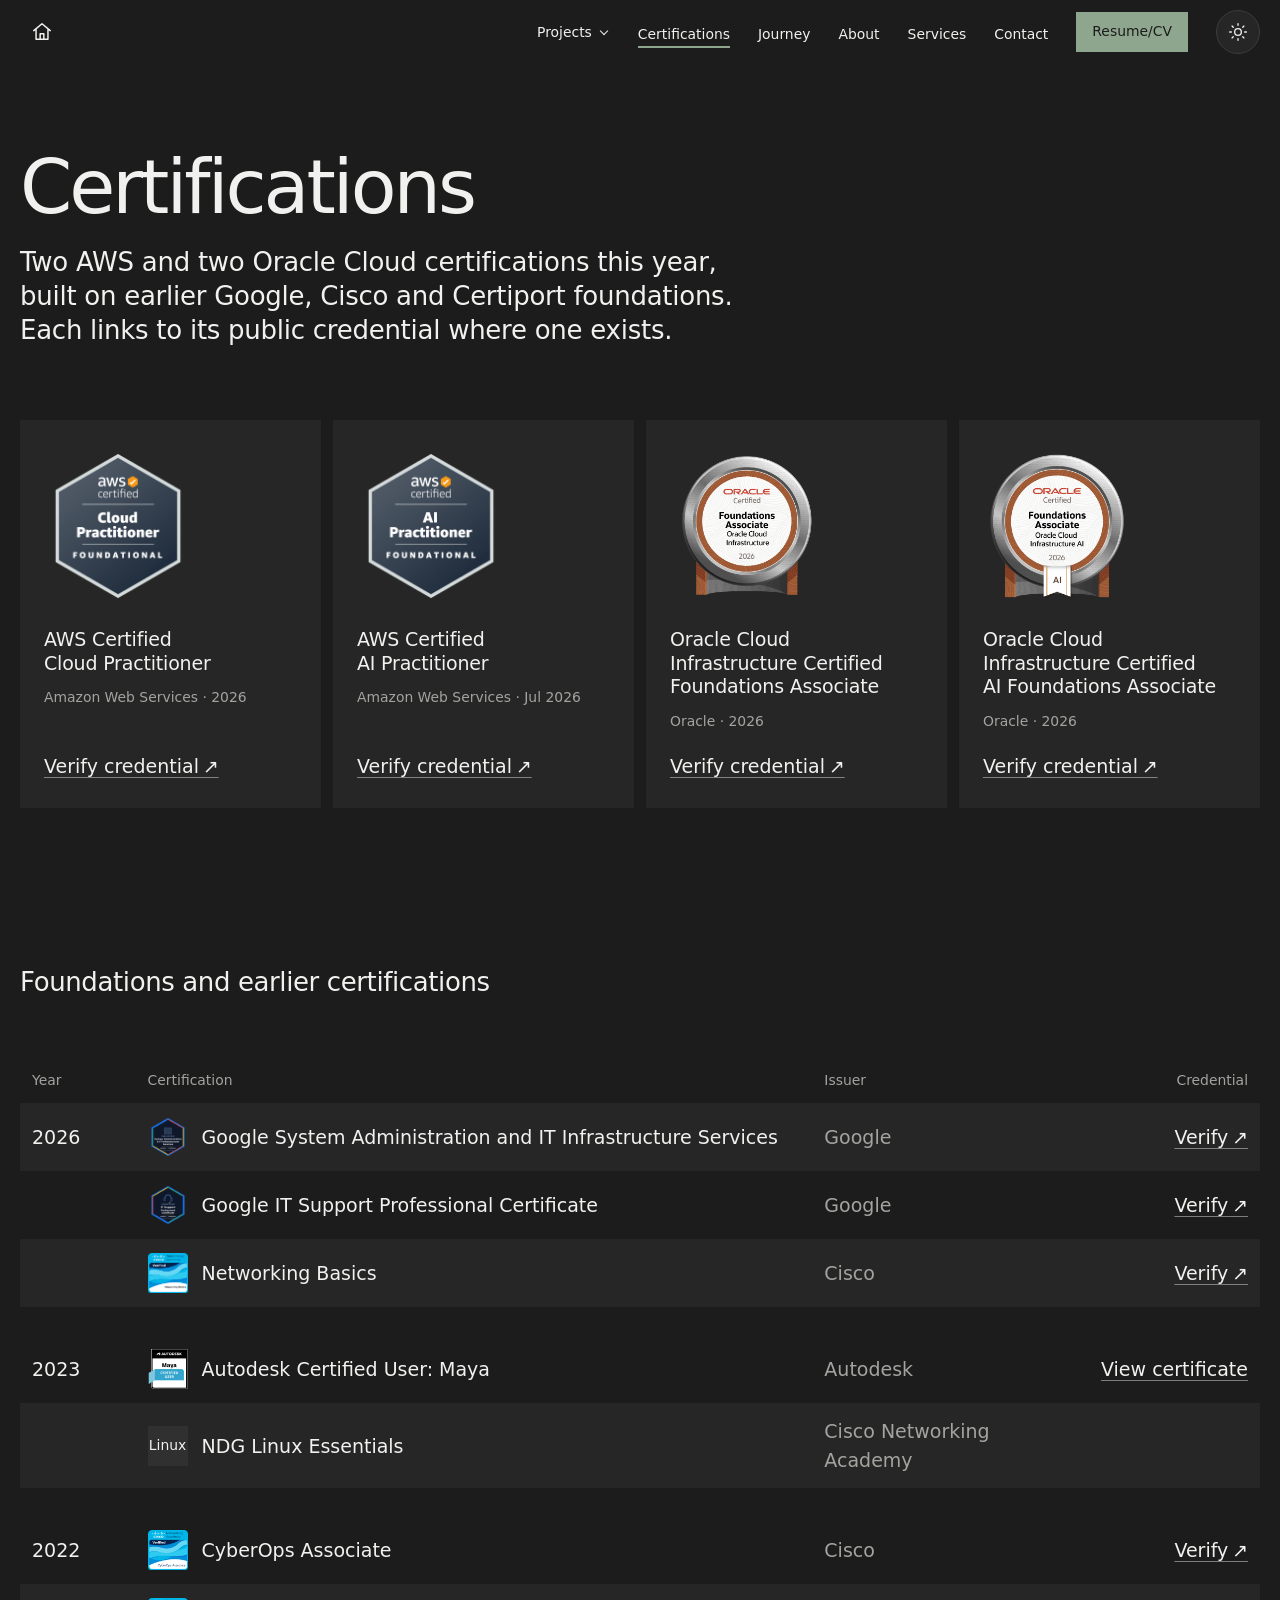
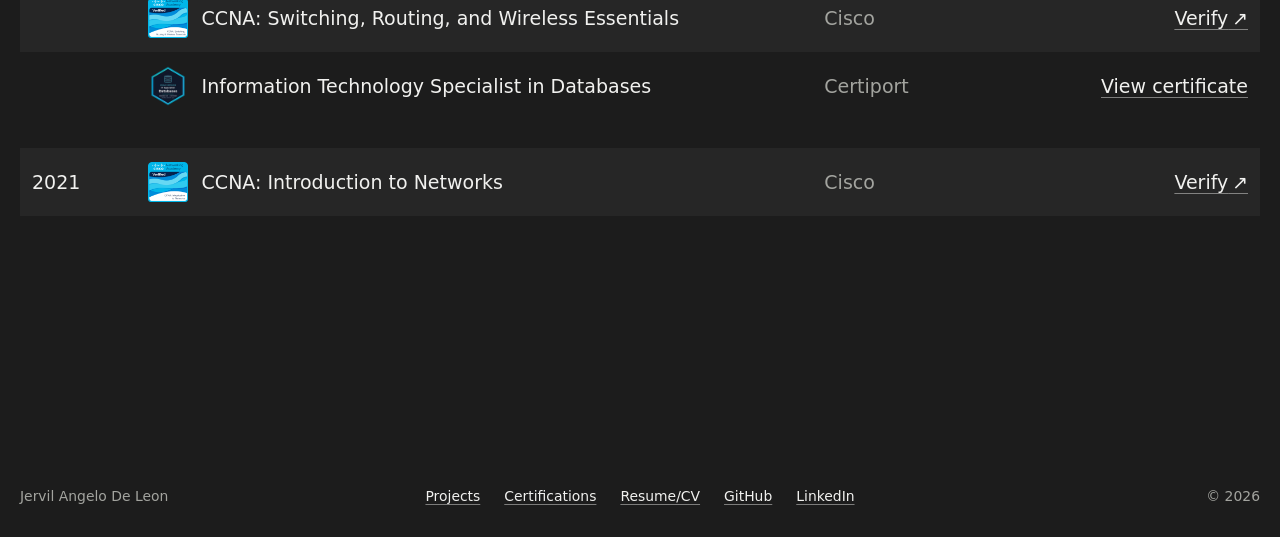
<file: certifications.html>
<!DOCTYPE html>
<html lang="en">
<head>
<meta charset="utf-8">
<meta name="viewport" content="width=device-width, initial-scale=1">
<title>Certifications | AWS, Oracle Cloud, Google and Cisco | Jervil Angelo De Leon</title>
<meta name="description" content="Verified certifications of Jervil Angelo De Leon: AWS Certified Cloud Practitioner, AWS Certified AI Practitioner, OCI Foundations Associate, OCI AI Foundations Associate, plus Google, Cisco and Certiport credentials.">
<meta name="author" content="Jervil Angelo De Leon">
<meta name="theme-color" content="#1c1c1c">
<script src="js/theme.js?v=1"></script>
<link rel="canonical" href="https://jervilangelo.online/certifications">
<meta property="og:type" content="website">
<meta property="og:url" content="https://jervilangelo.online/certifications">
<meta property="og:site_name" content="Jervil Angelo De Leon">
<meta property="og:title" content="Certifications | AWS, Oracle Cloud, Google and Cisco | Jervil Angelo De Leon">
<meta property="og:description" content="Verified certifications of Jervil Angelo De Leon: AWS Certified Cloud Practitioner, AWS Certified AI Practitioner, OCI Foundations Associate, OCI AI Foundations Associate, plus Google, Cisco and Certiport credentials.">
<meta property="og:image" content="https://jervilangelo.online/img/og-cover.jpg">
<meta name="twitter:card" content="summary_large_image">
<link rel="icon" href="img/favicon.svg" type="image/svg+xml">
<link rel="preconnect" href="https://api.fontshare.com">
<link rel="preconnect" href="https://cdn.fontshare.com" crossorigin>
<link href="https://api.fontshare.com/v2/css?f[]=clash-grotesk@400,500&display=swap" rel="stylesheet">
<link rel="stylesheet" href="css/main.css?v=projects-about">
<link rel="stylesheet" href="css/pages.css?v=20261126-theme">
<script>document.documentElement.classList.add("js")</script>
<script type="application/ld+json">
{
  "@context": "https://schema.org",
  "@type": "Person",
  "name": "Jervil Angelo De Leon",
  "url": "https://jervilangelo.online/",
  "jobTitle": "HRIS Technical Support",
  "address": {"@type": "PostalAddress", "addressLocality": "Makati", "addressCountry": "PH"},
  "alumniOf": "FEU Institute of Technology",
  "knowsAbout": ["Amazon Web Services", "Serverless architecture", "Cloud infrastructure", "Networking", "Automation", "Technical support"],
  "sameAs": ["https://www.linkedin.com/in/jervilangelo/", "https://github.com/jervilangelo"]
}
</script>
</head>
<body>
<a class="skip" href="#main">Skip to content</a>
<div class="progress" id="progress" aria-hidden="true"></div>

<header class="nav" id="nav">
  <a class="nav-home" href="./" aria-label="Home">
    <svg viewBox="0 0 24 24" width="22" height="22" fill="none" stroke="currentColor" stroke-width="1.6" stroke-linecap="round" stroke-linejoin="round" aria-hidden="true" focusable="false"><path d="M3 10.5 12 3l9 7.5M5.5 9v11h13V9M10 20v-6h4v6"/></svg>
  </a>
  <div class="nav-right">
    <button class="menu-toggle" type="button" aria-expanded="false" aria-controls="nav-links">Menu</button>
    <ul class="nav-links" id="nav-links">
      <li><a data-projects-link href="projects">Projects</a></li>
      <li><a href="certifications" aria-current="page">Certifications</a></li>
      <li><a href="journey">Journey</a></li>
      <li><a href="about">About</a></li>
      <li><a href="services">Services</a></li>
      <li><a href="contact">Contact</a></li>
    </ul>
    <a class="btn" href="resume">Resume/CV</a>
    <button class="theme-toggle" type="button" aria-label="Switch to light mode" hidden>
      <svg class="theme-sun" width="20" height="20" viewBox="0 0 24 24" fill="none" stroke="currentColor" stroke-width="1.6" stroke-linecap="round" aria-hidden="true" focusable="false"><circle cx="12" cy="12" r="4"/><path d="M12 2v2m0 16v2M2 12h2m16 0h2M4.9 4.9l1.4 1.4m11.4 11.4 1.4 1.4m0-14.2-1.4 1.4M6.3 17.7l-1.4 1.4"/></svg>
      <svg class="theme-moon" width="20" height="20" viewBox="0 0 24 24" fill="none" stroke="currentColor" stroke-width="1.6" stroke-linecap="round" stroke-linejoin="round" aria-hidden="true" focusable="false"><path d="M20.7 15.2A8.9 8.9 0 0 1 8.8 3.3 9 9 0 1 0 20.7 15.2Z"/></svg>
    </button>
  </div>
</header>

<main id="main">

<section class="frame page-head" aria-labelledby="page-title">
  <div class="grid">
    <div class="page-head-text">
      <h1 id="page-title">Certifications</h1>
      <p class="lead">Two AWS and two Oracle Cloud certifications this year, built on earlier Google, Cisco and Certiport foundations. Each links to its public credential where one exists.</p>
    </div>
  </div>
</section>

<section class="frame cert-gallery" aria-labelledby="cloud-certs">
  <h2 class="sr-only" id="cloud-certs">Cloud certifications</h2>
  <ul class="cert-cards" data-reveal>
    <li class="cert-card">
      <img src="badges/aws-ccp.png" width="600" height="600" alt="AWS Certified Cloud Practitioner badge" loading="lazy">
      <h3>AWS Certified Cloud Practitioner</h3>
      <p class="muted small">Amazon Web Services · 2026</p>
      <a class="link ext" href="https://www.credly.com/badges/288410a2-4082-4f35-aa7a-b700e636a4ae/linked_in_profile" target="_blank" rel="noopener" aria-label="Verify credential: AWS Certified Cloud Practitioner">Verify credential</a>
    </li>
    <li class="cert-card">
      <img src="badges/aws-ai-practitioner.png" width="600" height="600" alt="AWS Certified AI Practitioner badge" loading="lazy">
      <h3>AWS Certified AI Practitioner</h3>
      <p class="muted small">Amazon Web Services · Jul 2026</p>
      <a class="link ext" href="https://www.credly.com/badges/69244e1f-ff05-4cae-99f3-bb521c658079/public_url" target="_blank" rel="noopener" aria-label="Verify credential: AWS Certified AI Practitioner">Verify credential</a>
    </li>
    <li class="cert-card">
      <img src="badges/oci-associate.png" width="286" height="276" alt="Oracle Cloud Infrastructure Certified Foundations Associate badge" loading="lazy">
      <h3>Oracle Cloud Infrastructure Certified Foundations Associate</h3>
      <p class="muted small">Oracle · 2026</p>
      <a class="link ext" href="https://catalog-education.oracle.com/ords/certview/sharebadge_m?id=3FA5AF9333F9ED712E262BA8A86421975241ECDD293F362F8F83AC2D94639242" target="_blank" rel="noopener" aria-label="Verify credential: Oracle Cloud Infrastructure Certified Foundations Associate">Verify credential</a>
    </li>
    <li class="cert-card">
      <img src="badges/oci-ai.png" width="278" height="276" alt="Oracle Cloud Infrastructure Certified AI Foundations Associate badge" loading="lazy">
      <h3>Oracle Cloud Infrastructure Certified AI Foundations Associate</h3>
      <p class="muted small">Oracle · 2026</p>
      <a class="link ext" href="https://catalog-education.oracle.com/ords/certview/sharebadge?id=65E6F94D89BDDF6F2491DC77B17697DCB7B66918AFA5D572592CC413CF23709E" target="_blank" rel="noopener" aria-label="Verify credential: Oracle Cloud Infrastructure Certified AI Foundations Associate">Verify credential</a>
    </li>
  </ul>
</section>

<section class="section frame certs" aria-labelledby="cert-title">
  <h2 class="h3" id="cert-title">Foundations and earlier certifications</h2>
  <div class="cert-table-wrap">
    <table class="table cert-table">
      <caption class="sr-only">Earlier certifications by year, with issuer and credential link</caption>
      <thead><tr><th scope="col">Year</th><th scope="col">Certification</th><th scope="col">Issuer</th><th scope="col" class="r">Credential</th></tr></thead>
      <tbody>
        <tr><td class="yr">2026</td><td><span class="cert-name"><img src="badges/google-sysadmin-it-infrastructure.png" alt="" width="40" height="40" loading="lazy"><span>Google System Administration and IT Infrastructure Services</span></span></td><td class="muted">Google</td><td class="r"><a class="link ext" href="https://www.coursera.org/account/accomplishments/records/CZDIWQ17CQ5I" target="_blank" rel="noopener" aria-label="Verify credential: Google System Administration and IT Infrastructure Services">Verify</a></td></tr>
        <tr><td class="yr"><span class="sr-only">2026</span></td><td><span class="cert-name"><img src="badges/google-it-support.png" alt="" width="40" height="40" loading="lazy"><span>Google IT Support Professional Certificate</span></span></td><td class="muted">Google</td><td class="r"><a class="link ext" href="https://coursera.org/verify/professional-cert/4WF59HM2YAON" target="_blank" rel="noopener" aria-label="Verify credential: Google IT Support Professional Certificate">Verify</a></td></tr>
        <tr><td class="yr"><span class="sr-only">2026</span></td><td><span class="cert-name"><img src="badges/cisco-networking-basics.png" alt="" width="40" height="40" loading="lazy"><span>Networking Basics</span></span></td><td class="muted">Cisco</td><td class="r"><a class="link ext" href="https://www.credly.com/badges/404bbb19-351f-4fae-9d9e-b72718a744fa/public_url" target="_blank" rel="noopener" aria-label="Verify credential: Networking Basics">Verify</a></td></tr>
        <tr class="group"><td class="yr">2023</td><td><span class="cert-name"><img src="badges/autodesk-maya.png" alt="" width="40" height="40" loading="lazy"><span>Autodesk Certified User: Maya</span></span></td><td class="muted">Autodesk</td><td class="r"><a class="link" href="certifications/autodesk-maya.pdf" aria-label="View certificate: Autodesk Certified User: Maya">View certificate</a></td></tr>
        <tr><td class="yr"><span class="sr-only">2023</span></td><td><span class="cert-name"><span class="no-badge" aria-hidden="true">Linux</span><span>NDG Linux Essentials</span></span></td><td class="muted">Cisco Networking Academy</td><td class="r"><span class="sr-only">No public verification link</span></td></tr>
        <tr class="group"><td class="yr">2022</td><td><span class="cert-name"><img src="badges/cisco-cyberops-associate.png" alt="" width="40" height="40" loading="lazy"><span>CyberOps Associate</span></span></td><td class="muted">Cisco</td><td class="r"><a class="link ext" href="https://www.credly.com/badges/51c76942-b928-47eb-8a49-53b52c83a9a6/public_url" target="_blank" rel="noopener" aria-label="Verify credential: CyberOps Associate">Verify</a></td></tr>
        <tr><td class="yr"><span class="sr-only">2022</span></td><td><span class="cert-name"><img src="badges/ccna-srwe.png" alt="" width="40" height="40" loading="lazy"><span>CCNA: Switching, Routing, and Wireless Essentials</span></span></td><td class="muted">Cisco</td><td class="r"><a class="link ext" href="https://www.credly.com/badges/c3dcb35c-7b3a-40ce-9831-3a52850032e7/public_url" target="_blank" rel="noopener" aria-label="Verify credential: CCNA: Switching, Routing, and Wireless Essentials">Verify</a></td></tr>
        <tr><td class="yr"><span class="sr-only">2022</span></td><td><span class="cert-name"><img src="badges/its-databases.png" alt="" width="40" height="40" loading="lazy"><span>Information Technology Specialist in Databases</span></span></td><td class="muted">Certiport</td><td class="r"><a class="link" href="certifications/its-databases.pdf" aria-label="View certificate: Information Technology Specialist in Databases">View certificate</a></td></tr>
        <tr class="group"><td class="yr">2021</td><td><span class="cert-name"><img src="badges/ccna-itn.png" alt="" width="40" height="40" loading="lazy"><span>CCNA: Introduction to Networks</span></span></td><td class="muted">Cisco</td><td class="r"><a class="link ext" href="https://www.credly.com/badges/c585d427-7005-42ef-8ca6-b1145a8d0656/public_url" target="_blank" rel="noopener" aria-label="Verify credential: CCNA: Introduction to Networks">Verify</a></td></tr>
      </tbody>
    </table>
  </div>
</section>

</main>

<footer class="foot">
  <span class="muted">Jervil Angelo De Leon</span>
  <ul class="foot-links">
    <li><a class="link" href="projects">Projects</a></li>
    <li><a class="link" href="certifications">Certifications</a></li>
    <li><a class="link" href="resume">Resume/CV</a></li>
    <li><a class="link" href="https://github.com/jervilangelo" target="_blank" rel="noopener">GitHub</a></li>
    <li><a class="link" href="https://www.linkedin.com/in/jervilangelo/" target="_blank" rel="noopener">LinkedIn</a></li>
  </ul>
  <span class="muted">© <span data-year>2026</span></span>
</footer>

<script src="js/main.js?v=projects-about" defer></script>
</body>
</html>
</file>
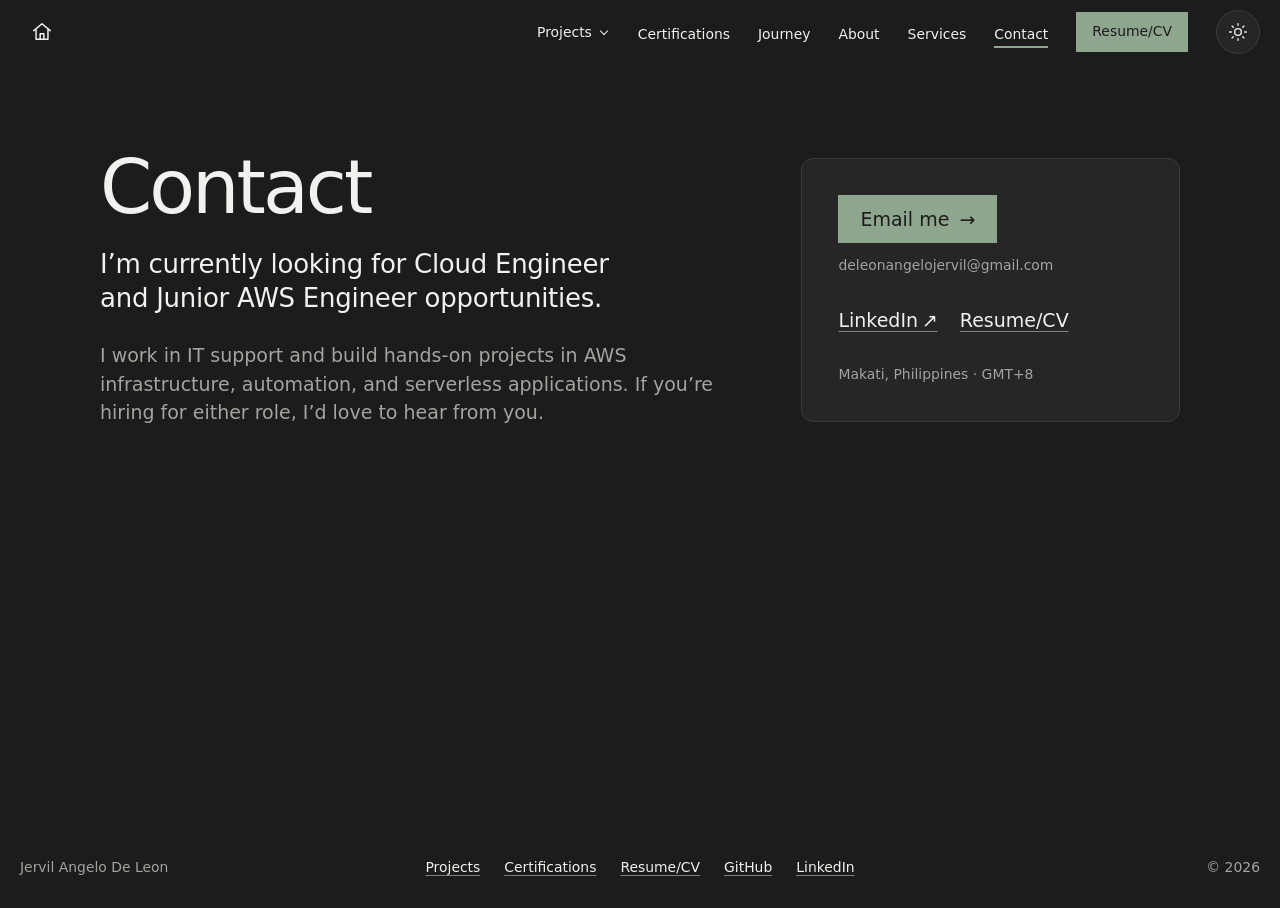
<file: contact.html>
<!DOCTYPE html>
<html lang="en">
<head>
<meta charset="utf-8">
<meta name="viewport" content="width=device-width, initial-scale=1">
<title>Contact | Jervil Angelo De Leon</title>
<meta name="description" content="Contact Jervil Angelo De Leon about Cloud Engineer and Junior AWS Engineer opportunities. Find his email, LinkedIn, and Resume/CV.">
<meta name="author" content="Jervil Angelo De Leon">
<meta name="theme-color" content="#1c1c1c">
<script src="js/theme.js?v=1"></script>
<link rel="canonical" href="https://jervilangelo.online/contact">
<meta property="og:type" content="website">
<meta property="og:url" content="https://jervilangelo.online/contact">
<meta property="og:site_name" content="Jervil Angelo De Leon">
<meta property="og:title" content="Contact | Jervil Angelo De Leon">
<meta property="og:description" content="Contact Jervil Angelo De Leon about Cloud Engineer and Junior AWS Engineer opportunities. Find his email, LinkedIn, and Resume/CV.">
<meta property="og:image" content="https://jervilangelo.online/img/og-cover.jpg">
<meta name="twitter:card" content="summary_large_image">
<link rel="icon" href="img/favicon.svg" type="image/svg+xml">
<link rel="preconnect" href="https://api.fontshare.com">
<link rel="preconnect" href="https://cdn.fontshare.com" crossorigin>
<link href="https://api.fontshare.com/v2/css?f[]=clash-grotesk@400,500&display=swap" rel="stylesheet">
<link rel="stylesheet" href="css/main.css?v=projects-about">
<link rel="stylesheet" href="css/pages.css?v=contact-opportunities">
<script>document.documentElement.classList.add("js")</script>
<script type="application/ld+json">
{
  "@context": "https://schema.org",
  "@type": "Person",
  "name": "Jervil Angelo De Leon",
  "url": "https://jervilangelo.online/",
  "jobTitle": "HRIS Technical Support",
  "address": {"@type": "PostalAddress", "addressLocality": "Makati", "addressCountry": "PH"},
  "alumniOf": "FEU Institute of Technology",
  "knowsAbout": ["Amazon Web Services", "Serverless architecture", "Cloud infrastructure", "Networking", "Automation", "Technical support"],
  "sameAs": ["https://www.linkedin.com/in/jervilangelo/", "https://github.com/jervilangelo"]
}
</script>
</head>
<body>
<a class="skip" href="#main">Skip to content</a>
<div class="progress" id="progress" aria-hidden="true"></div>

<header class="nav" id="nav">
  <a class="nav-home" href="./" aria-label="Home">
    <svg viewBox="0 0 24 24" width="22" height="22" fill="none" stroke="currentColor" stroke-width="1.6" stroke-linecap="round" stroke-linejoin="round" aria-hidden="true" focusable="false"><path d="M3 10.5 12 3l9 7.5M5.5 9v11h13V9M10 20v-6h4v6"/></svg>
  </a>
  <div class="nav-right">
    <button class="menu-toggle" type="button" aria-expanded="false" aria-controls="nav-links">Menu</button>
    <ul class="nav-links" id="nav-links">
      <li><a data-projects-link href="projects">Projects</a></li>
      <li><a href="certifications">Certifications</a></li>
      <li><a href="journey">Journey</a></li>
      <li><a href="about">About</a></li>
      <li><a href="services">Services</a></li>
      <li><a href="contact" aria-current="page">Contact</a></li>
    </ul>
    <a class="btn" href="resume">Resume/CV</a>
    <button class="theme-toggle" type="button" aria-label="Switch to light mode" hidden>
      <svg class="theme-sun" width="20" height="20" viewBox="0 0 24 24" fill="none" stroke="currentColor" stroke-width="1.6" stroke-linecap="round" aria-hidden="true" focusable="false"><circle cx="12" cy="12" r="4"/><path d="M12 2v2m0 16v2M2 12h2m16 0h2M4.9 4.9l1.4 1.4m11.4 11.4 1.4 1.4m0-14.2-1.4 1.4M6.3 17.7l-1.4 1.4"/></svg>
      <svg class="theme-moon" width="20" height="20" viewBox="0 0 24 24" fill="none" stroke="currentColor" stroke-width="1.6" stroke-linecap="round" stroke-linejoin="round" aria-hidden="true" focusable="false"><path d="M20.7 15.2A8.9 8.9 0 0 1 8.8 3.3 9 9 0 1 0 20.7 15.2Z"/></svg>
    </button>
  </div>
</header>

<main id="main">

<section class="frame contact-page page-top" aria-labelledby="page-title">
  <div class="contact-layout">
    <div class="contact-copy">
      <h1 class="page-h1" id="page-title">Contact</h1>
      <p class="lead">I’m currently looking for Cloud Engineer and Junior AWS Engineer opportunities.</p>
      <p>I work in IT support and build hands-on projects in AWS infrastructure, automation, and serverless applications. If you’re hiring for either role, I’d love to hear from you.</p>
    </div>
    <div class="contact-actions">
      <a class="btn" href="mailto:deleonangelojervil@gmail.com">Email me <span aria-hidden="true">&rarr;</span></a>
      <p class="small muted">deleonangelojervil@gmail.com</p>
      <ul aria-label="Professional links">
        <li><a class="link ext" href="https://www.linkedin.com/in/jervilangelo/" target="_blank" rel="noopener">LinkedIn</a></li>
        <li><a class="link" href="resume">Resume/CV</a></li>
      </ul>
      <p class="small muted">Makati, Philippines · GMT+8</p>
    </div>
  </div>
</section>

</main>

<footer class="foot">
  <span class="muted">Jervil Angelo De Leon</span>
  <ul class="foot-links">
    <li><a class="link" href="projects">Projects</a></li>
    <li><a class="link" href="certifications">Certifications</a></li>
    <li><a class="link" href="resume">Resume/CV</a></li>
    <li><a class="link" href="https://github.com/jervilangelo" target="_blank" rel="noopener">GitHub</a></li>
    <li><a class="link" href="https://www.linkedin.com/in/jervilangelo/" target="_blank" rel="noopener">LinkedIn</a></li>
  </ul>
  <span class="muted">© <span data-year>2026</span></span>
</footer>

<script src="js/main.js?v=projects-about" defer></script>
</body>
</html>
</file>
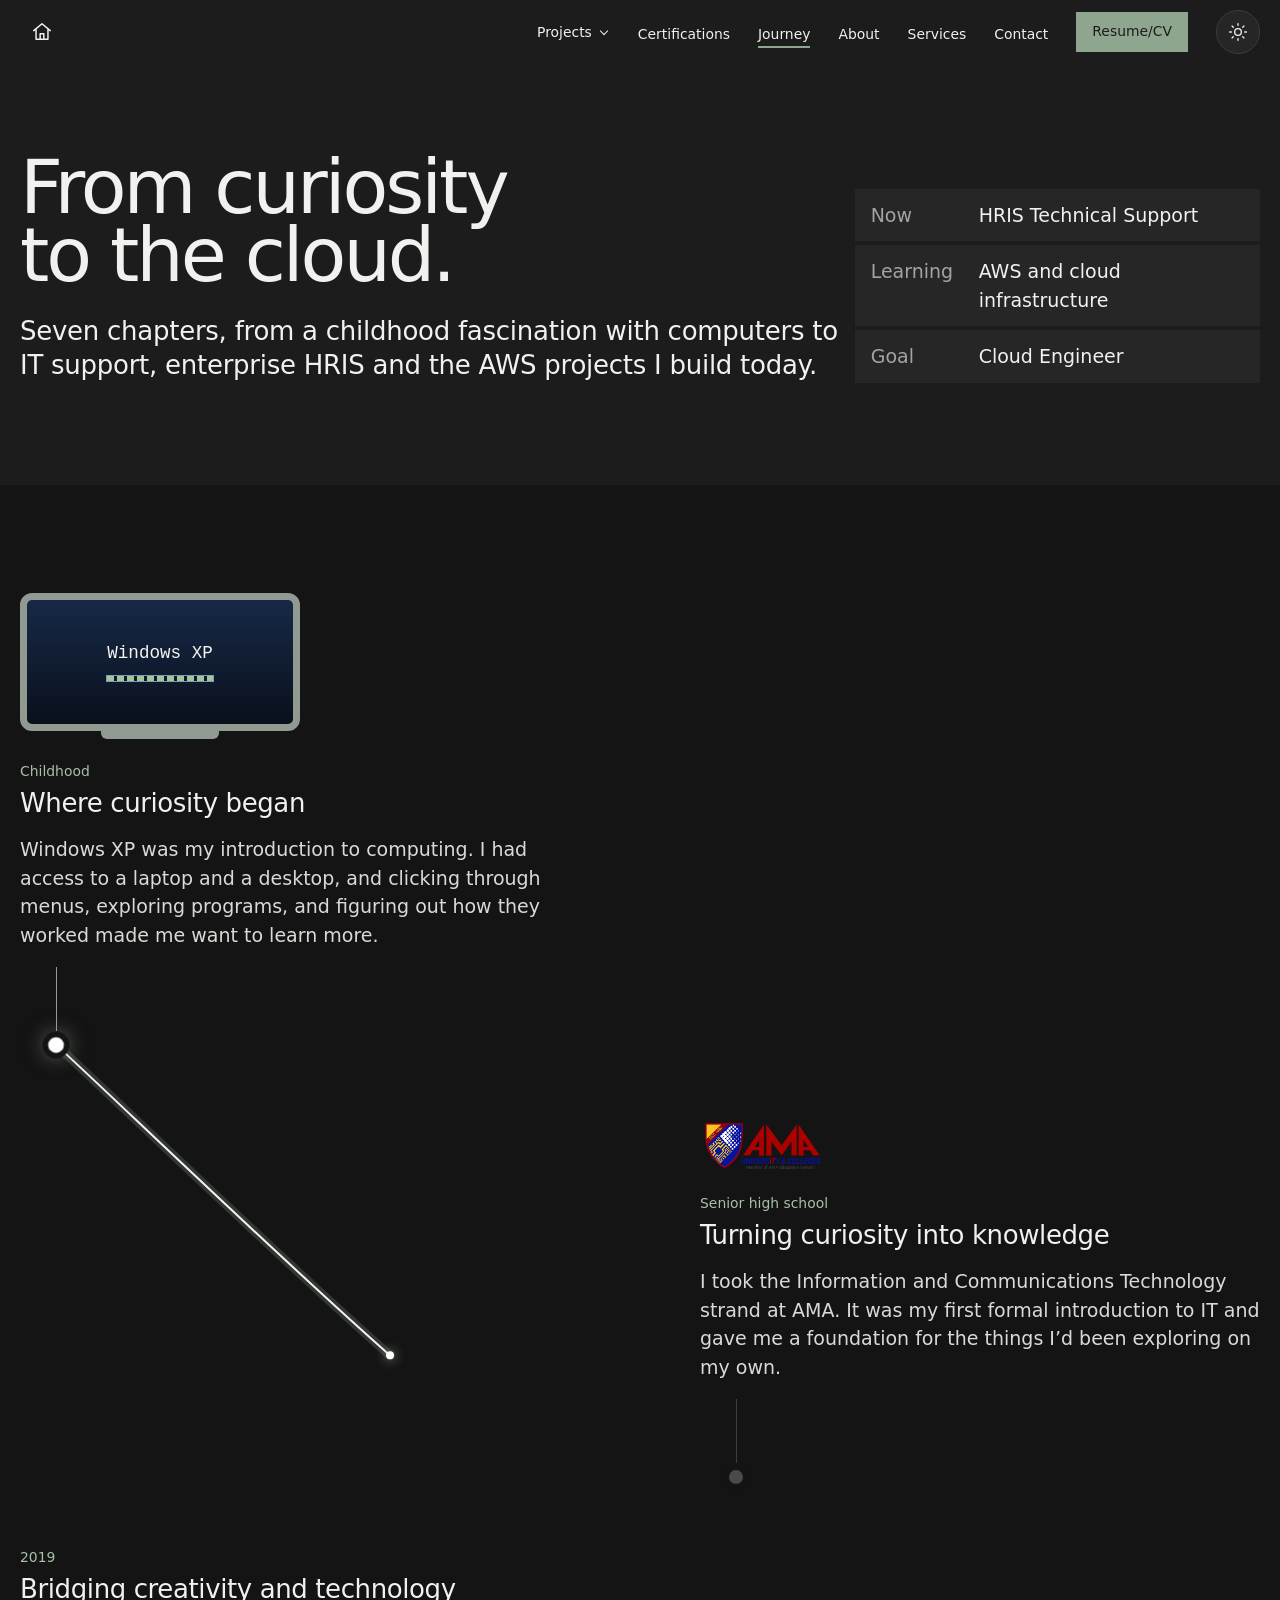
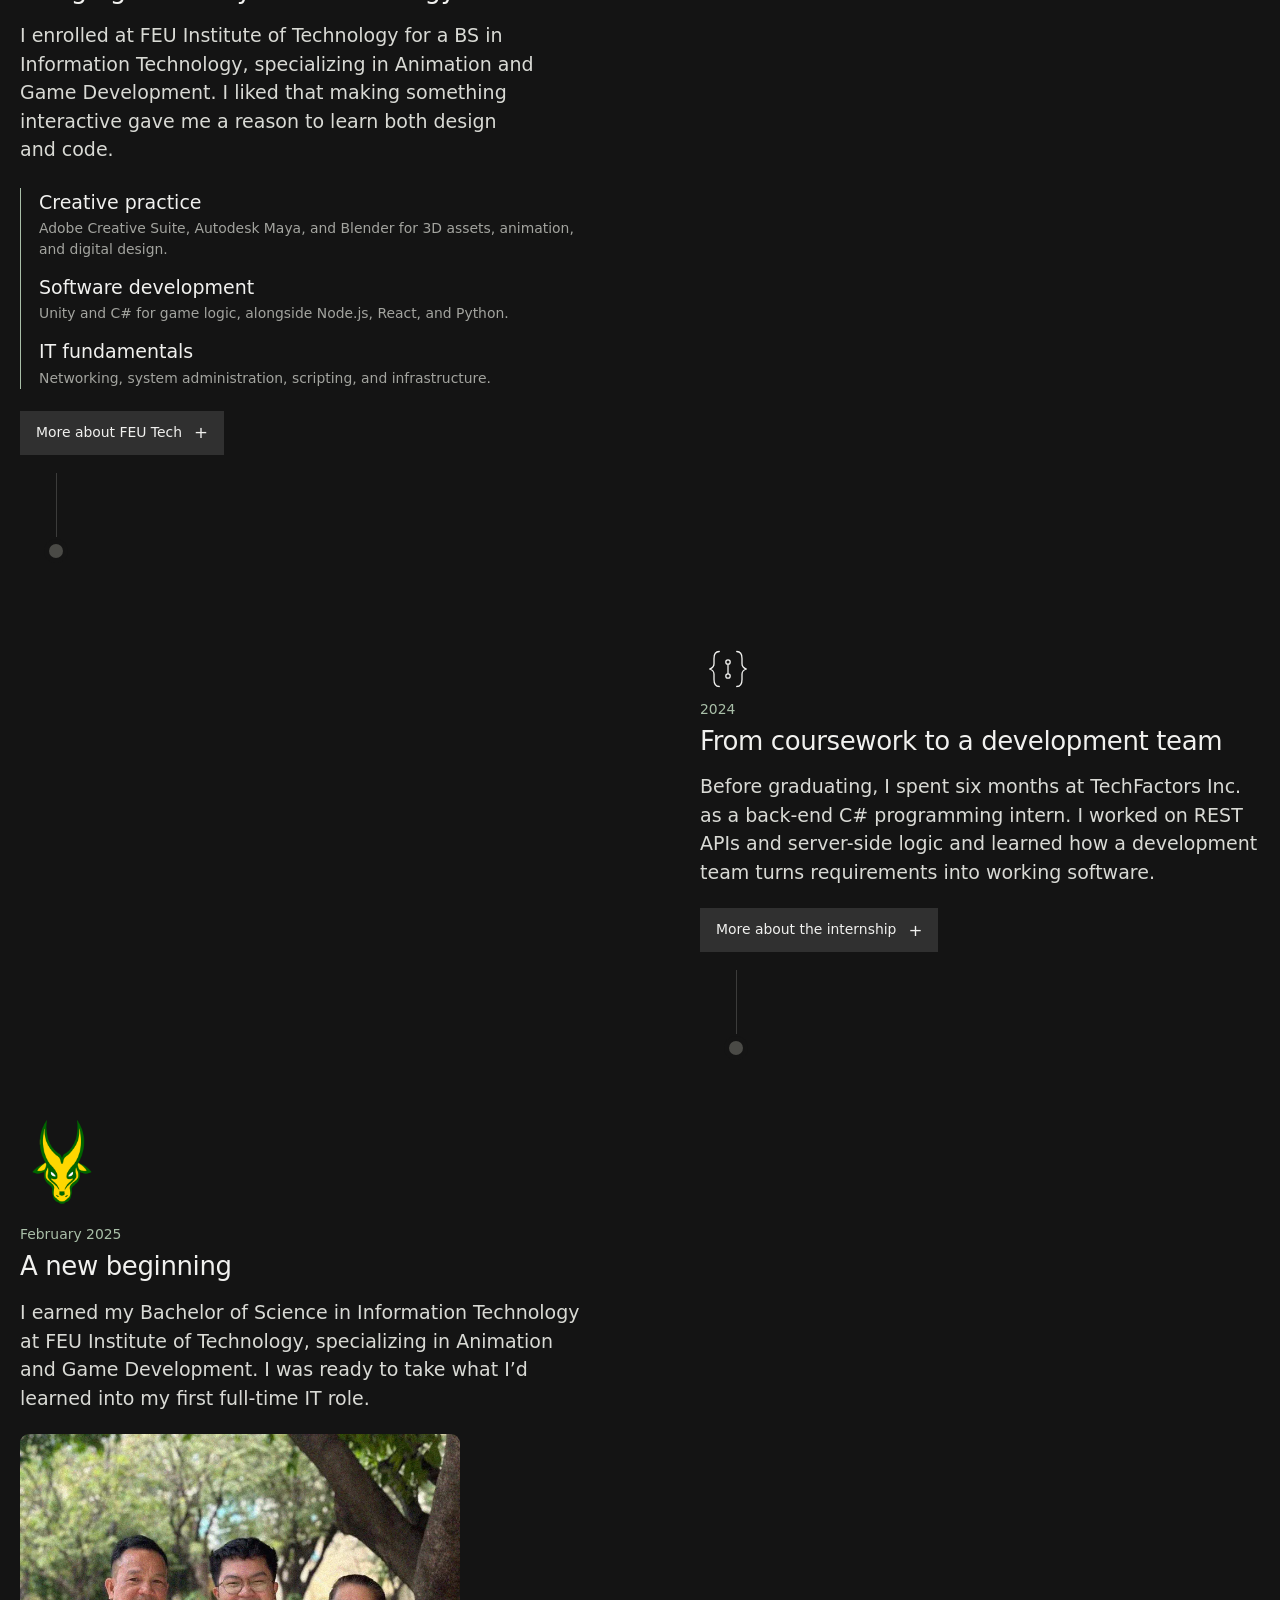
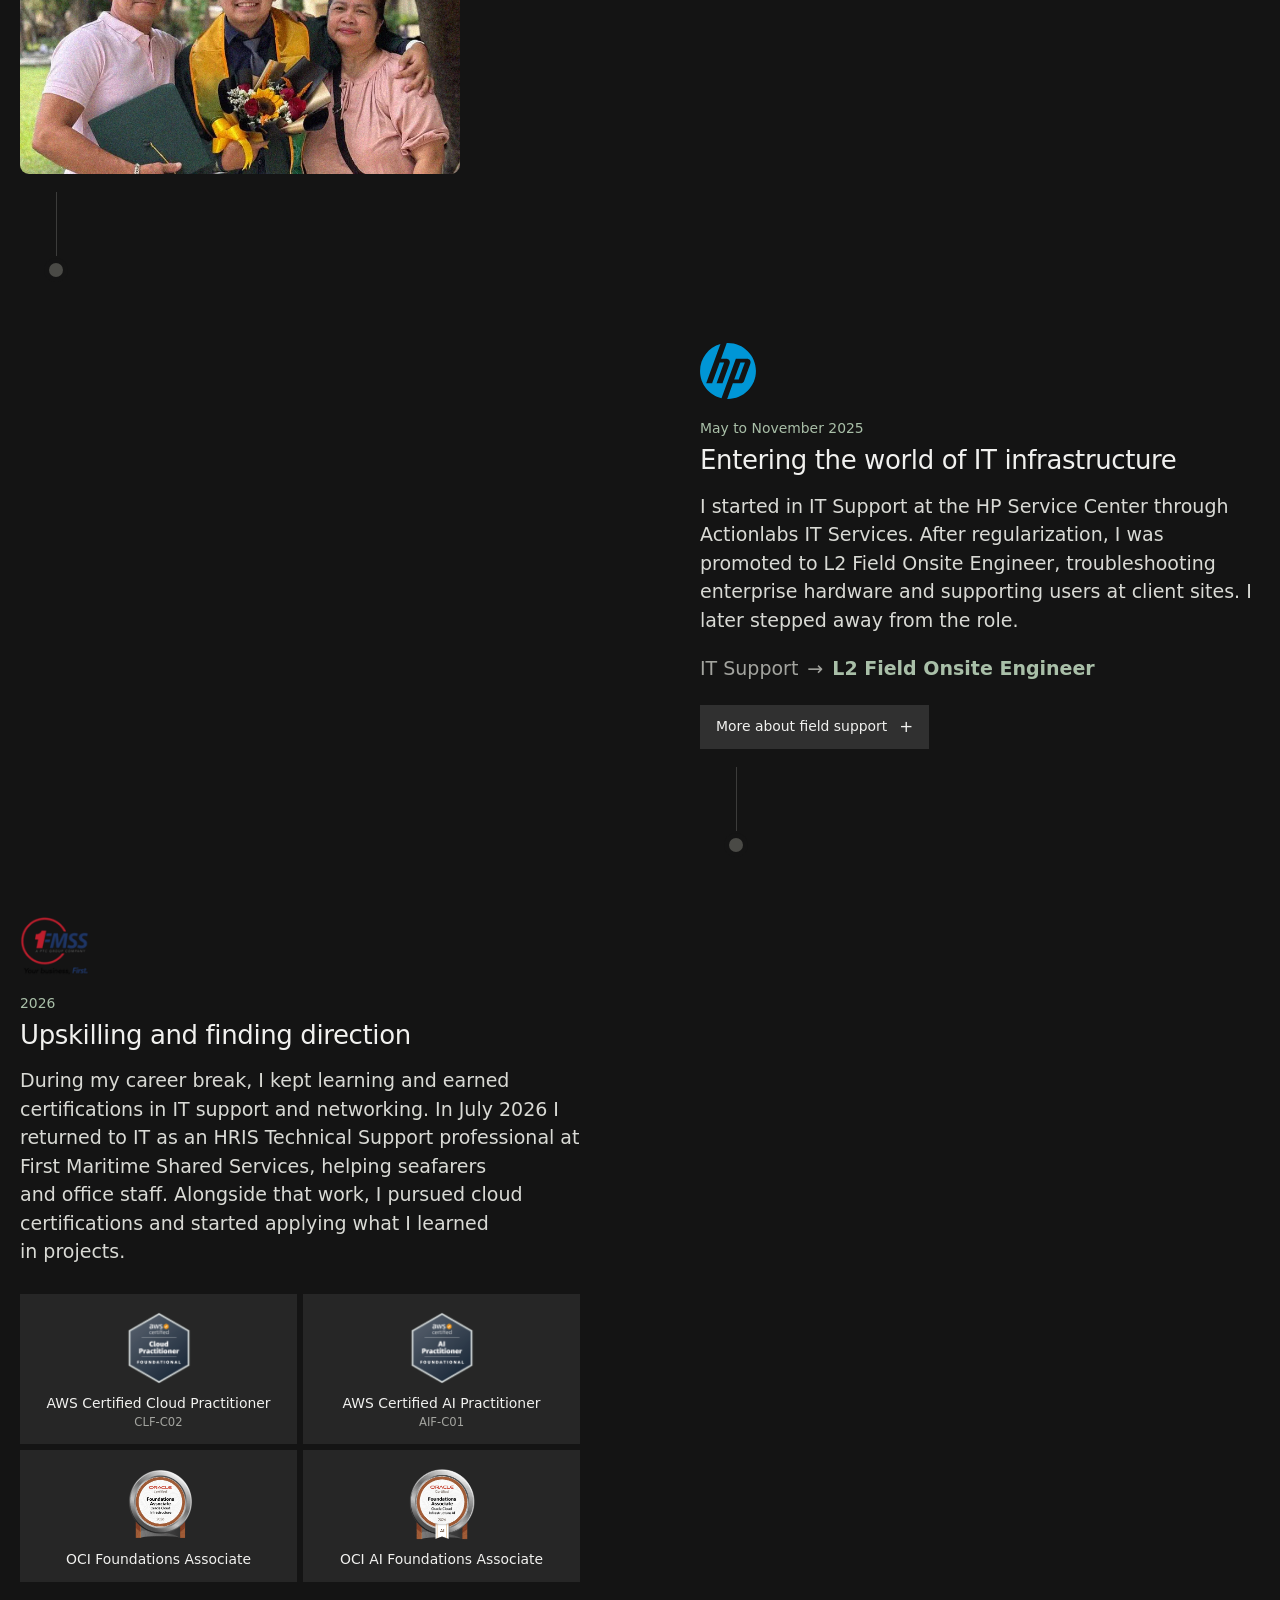
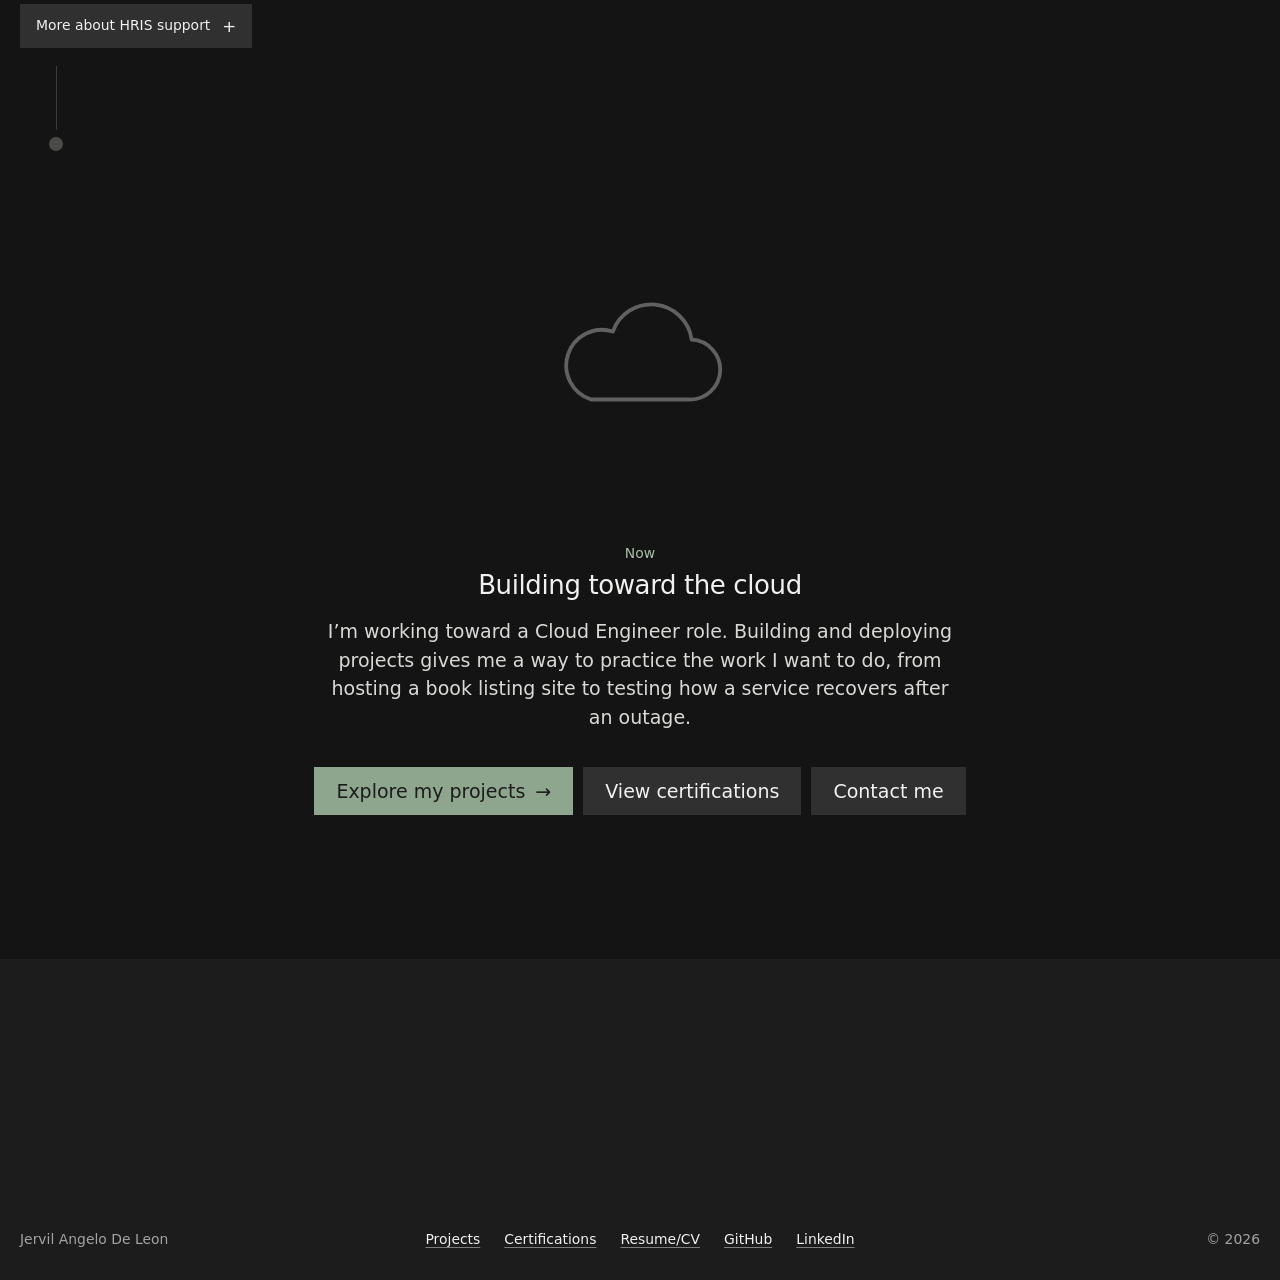
<file: journey.html>
<!DOCTYPE html>
<html lang="en">
<head>
<meta charset="utf-8">
<meta name="viewport" content="width=device-width, initial-scale=1">
<title>Journey | From Curiosity to the Cloud | Jervil Angelo De Leon</title>
<meta name="description" content="The career journey of Jervil Angelo De Leon: from childhood curiosity and an IT degree at FEU Tech to a C# internship, HP field support, HRIS technical support, AWS certifications and cloud projects.">
<meta name="author" content="Jervil Angelo De Leon">
<meta name="theme-color" content="#1c1c1c">
<script src="js/theme.js?v=1"></script>
<link rel="canonical" href="https://jervilangelo.online/journey">
<meta property="og:type" content="website">
<meta property="og:url" content="https://jervilangelo.online/journey">
<meta property="og:site_name" content="Jervil Angelo De Leon">
<meta property="og:title" content="Journey | From Curiosity to the Cloud | Jervil Angelo De Leon">
<meta property="og:description" content="The career journey of Jervil Angelo De Leon: from childhood curiosity and an IT degree at FEU Tech to a C# internship, HP field support, HRIS technical support, AWS certifications and cloud projects.">
<meta property="og:image" content="https://jervilangelo.online/img/og-cover.jpg">
<meta name="twitter:card" content="summary_large_image">
<link rel="icon" href="img/favicon.svg" type="image/svg+xml">
<link rel="preconnect" href="https://api.fontshare.com">
<link rel="preconnect" href="https://cdn.fontshare.com" crossorigin>
<link href="https://api.fontshare.com/v2/css?f[]=clash-grotesk@400,500&display=swap" rel="stylesheet">
<link rel="stylesheet" href="css/main.css?v=projects-about">
<link rel="stylesheet" href="css/pages.css?v=20261126-theme">
<link rel="stylesheet" href="css/journey.css?v=project-orbit-smooth">
<script>document.documentElement.classList.add("js")</script>
<script type="application/ld+json">
{
  "@context": "https://schema.org",
  "@type": "Person",
  "name": "Jervil Angelo De Leon",
  "url": "https://jervilangelo.online/",
  "jobTitle": "HRIS Technical Support",
  "address": {"@type": "PostalAddress", "addressLocality": "Makati", "addressCountry": "PH"},
  "alumniOf": "FEU Institute of Technology",
  "knowsAbout": ["Amazon Web Services", "Serverless architecture", "Cloud infrastructure", "Networking", "Automation", "Technical support"],
  "sameAs": ["https://www.linkedin.com/in/jervilangelo/", "https://github.com/jervilangelo"]
}
</script>
</head>
<body>
<a class="skip" href="#main">Skip to content</a>
<div class="progress" id="progress" aria-hidden="true"></div>

<header class="nav" id="nav">
  <a class="nav-home" href="./" aria-label="Home">
    <svg viewBox="0 0 24 24" width="22" height="22" fill="none" stroke="currentColor" stroke-width="1.6" stroke-linecap="round" stroke-linejoin="round" aria-hidden="true" focusable="false"><path d="M3 10.5 12 3l9 7.5M5.5 9v11h13V9M10 20v-6h4v6"/></svg>
  </a>
  <div class="nav-right">
    <button class="menu-toggle" type="button" aria-expanded="false" aria-controls="nav-links">Menu</button>
    <ul class="nav-links" id="nav-links">
      <li><a data-projects-link href="projects">Projects</a></li>
      <li><a href="certifications">Certifications</a></li>
      <li><a href="journey" aria-current="page">Journey</a></li>
      <li><a href="about">About</a></li>
      <li><a href="services">Services</a></li>
      <li><a href="contact">Contact</a></li>
    </ul>
    <a class="btn" href="resume">Resume/CV</a>
    <button class="theme-toggle" type="button" aria-label="Switch to light mode" hidden>
      <svg class="theme-sun" width="20" height="20" viewBox="0 0 24 24" fill="none" stroke="currentColor" stroke-width="1.6" stroke-linecap="round" aria-hidden="true" focusable="false"><circle cx="12" cy="12" r="4"/><path d="M12 2v2m0 16v2M2 12h2m16 0h2M4.9 4.9l1.4 1.4m11.4 11.4 1.4 1.4m0-14.2-1.4 1.4M6.3 17.7l-1.4 1.4"/></svg>
      <svg class="theme-moon" width="20" height="20" viewBox="0 0 24 24" fill="none" stroke="currentColor" stroke-width="1.6" stroke-linecap="round" stroke-linejoin="round" aria-hidden="true" focusable="false"><path d="M20.7 15.2A8.9 8.9 0 0 1 8.8 3.3 9 9 0 1 0 20.7 15.2Z"/></svg>
    </button>
  </div>
</header>

<main id="main">

<section class="frame story-head page-top" aria-labelledby="page-title">
  <div class="grid">
    <div class="page-head-text">
      <h1 class="page-h1" id="page-title">From curiosity to the cloud.</h1>
      <p class="lead">Seven chapters, from a childhood fascination with computers to IT support, enterprise HRIS and the AWS projects I build today.</p>
    </div>
    <dl class="story-facts">
      <div><dt>Now</dt><dd>HRIS Technical Support</dd></div>
      <div><dt>Learning</dt><dd>AWS and cloud infrastructure</dd></div>
      <div><dt>Goal</dt><dd>Cloud Engineer</dd></div>
    </dl>
  </div>
</section>

<section class="story" id="story" aria-label="Career timeline">
  <svg class="story-line" aria-hidden="true" focusable="false">
    <path class="sl-base"/>
    <path class="sl-glow"/>
    <path class="sl-draw"/>
    <circle class="sl-spark" r="4"/>
  </svg>

  <ol class="story-list">

    <li class="ch ch--l" id="ch-curiosity">
      <div class="ch-body">
        <div class="retro-pc" aria-hidden="true">
          <div class="retro-screen"><span>Windows XP</span><span class="retro-track"></span></div>
          <div class="retro-base"></div>
        </div>
        <h2 class="ch-title"><span class="ch-year">Childhood</span>Where curiosity began</h2>
        <p class="ch-text">Windows XP was my introduction to computing. I had access to a laptop and a desktop, and clicking through menus, exploring programs, and figuring out how they worked made me want to learn more.</p>
      </div>
      <span class="ch-node" aria-hidden="true"></span>
    </li>

    <li class="ch ch--r" id="ch-ama">
      <div class="ch-body">
        <img class="ch-brand ch-brand--ama" src="img/work/logos/ama.png?v=standard" alt="AMA University and Colleges" loading="lazy">
        <h2 class="ch-title"><span class="ch-year">Senior high school</span>Turning curiosity into knowledge</h2>
        <p class="ch-text">I took the Information and Communications Technology strand at AMA. It was my first formal introduction to IT and gave me a foundation for the things I’d been exploring on my own.</p>
      </div>
      <span class="ch-node" aria-hidden="true"></span>
    </li>

    <li class="ch ch--l" id="ch-feu">
      <div class="ch-body">
        <h2 class="ch-title"><span class="ch-year">2019</span>Bridging creativity and technology</h2>
        <p class="ch-text">I enrolled at FEU Institute of Technology for a BS in Information Technology, specializing in Animation and Game Development. I liked that making something interactive gave me a reason to learn both design and code.</p>
        <dl class="ch-pathways">
          <div><dt>Creative practice</dt><dd>Adobe Creative Suite, Autodesk Maya, and Blender for 3D assets, animation, and digital design.</dd></div>
          <div><dt>Software development</dt><dd>Unity and C# for game logic, alongside Node.js, React, and Python.</dd></div>
          <div><dt>IT fundamentals</dt><dd>Networking, system administration, scripting, and infrastructure.</dd></div>
        </dl>
        <button class="ch-more" type="button" aria-expanded="false" aria-controls="chd-feu"><span>More about FEU Tech</span><i aria-hidden="true">+</i></button>
        <div class="ch-details" id="chd-feu">
          <div class="chd-inner">
            <div class="chd-photos chd-photos--one">
              <figure><img src="img/work/story-unity-s.webp" width="800" height="600" alt="Animation code written in Unity during college" loading="lazy"><figcaption>Unity and C# for interactive projects</figcaption></figure>
            </div>
            <ul class="points">
              <li>Unity and C# for interactive projects gave me my first real programming.</li>
            </ul>
            <h3 class="chd-label">Certifications earned in these years</h3>
            <ul class="chd-list">
              <li>CCNA: Introduction to Networks<span>Cisco, December 2021</span></li>
              <li>Information Technology Specialist in Databases<span>Certiport, January 2022</span></li>
              <li>CCNA: Switching, Routing, and Wireless Essentials<span>Cisco, April 2022</span></li>
              <li>CyberOps Associate<span>Cisco, November 2022</span></li>
              <li>Autodesk Certified User: Maya<span>Autodesk, November 2023</span></li>
              <li>NDG Linux Essentials<span>Cisco Networking Academy, 2023</span></li>
            </ul>
            <ul class="tags" aria-label="Technologies"><li>Unity</li><li>C#</li><li>Animation</li><li>Networking</li><li>Databases</li></ul>
          </div>
        </div>
      </div>
      <span class="ch-node" aria-hidden="true"></span>
    </li>

    <li class="ch ch--r" id="ch-internship">
      <div class="ch-body">
        <svg class="ch-art" viewBox="0 0 64 64" aria-hidden="true" focusable="false"><path d="M22 12c-5 0-6 3-6 8v6c0 3-2 5-5 6 3 1 5 3 5 6v6c0 5 1 8 6 8M42 12c5 0 6 3 6 8v6c0 3 2 5 5 6-3 1-5 3-5 6v6c0 5-1 8-6 8"/><circle cx="32" cy="24" r="2.5"/><circle cx="32" cy="40" r="2.5"/><path d="M32 27v10"/></svg>
        <h2 class="ch-title"><span class="ch-year">2024</span>From coursework to a development team</h2>
        <p class="ch-text">Before graduating, I spent six months at TechFactors Inc. as a back-end C# programming intern. I worked on REST APIs and server-side logic and learned how a development team turns requirements into working software.</p>
        <button class="ch-more" type="button" aria-expanded="false" aria-controls="chd-intern"><span>More about the internship</span><i aria-hidden="true">+</i></button>
        <div class="ch-details" id="chd-intern">
          <div class="chd-inner">
            <div class="chd-photos chd-photos--one">
              <figure><img src="img/work/story-csharp-s.webp" width="800" height="600" alt="C# back-end work during the internship" loading="lazy"><figcaption>TechFactors Inc., Quezon City · January to July 2024</figcaption></figure>
            </div>
            <ul class="points">
              <li>Developed in C# across the back end, including REST API work, and on the front end of company applications.</li>
              <li>Gained hands-on exposure to the full software development workflow alongside the development team.</li>
            </ul>
            <ul class="tags" aria-label="Technologies"><li>C#</li><li>REST APIs</li><li>Back-end development</li><li>Front-end development</li></ul>
          </div>
        </div>
      </div>
      <span class="ch-node" aria-hidden="true"></span>
    </li>

    <li class="ch ch--l" id="ch-graduation">
      <div class="ch-body">
        <div class="ch-school"><img src="img/work/logos/feu-tamaraw.png" width="256" height="256" loading="lazy" alt="FEU Tamaraw logo"></div>
        <h2 class="ch-title"><span class="ch-year">February 2025</span>A new beginning</h2>
        <p class="ch-text">I earned my Bachelor of Science in Information Technology at FEU Institute of Technology, specializing in Animation and Game Development. I was ready to take what I’d learned into my first full-time IT role.</p>
        <figure class="ch-graduation-photo">
          <img src="img/work/story-grad-s.webp" width="800" height="617" alt="My graduation day at FEU Institute of Technology" loading="lazy">
        </figure>
      </div>
      <span class="ch-node" aria-hidden="true"></span>
    </li>

    <li class="ch ch--r" id="ch-hp">
      <div class="ch-body">
        <img class="ch-brand ch-brand--hp" src="img/work/logos/hp.svg" alt="HP" loading="lazy">
        <h2 class="ch-title"><span class="ch-year">May to November 2025</span>Entering the world of IT infrastructure</h2>
        <p class="ch-text">I started in IT Support at the HP Service Center through Actionlabs IT Services. After regularization, I was promoted to L2 Field Onsite Engineer, troubleshooting enterprise hardware and supporting users at client sites. I later stepped away from the role.</p>
        <p class="ch-promotion"><span>IT Support</span><span aria-hidden="true">→</span><strong>L2 Field Onsite Engineer</strong></p>
        <button class="ch-more" type="button" aria-expanded="false" aria-controls="chd-hp"><span>More about field support</span><i aria-hidden="true">+</i></button>
        <div class="ch-details" id="chd-hp">
          <div class="chd-inner">
            <div class="chd-photos chd-photos--one">
              <figure><img src="img/work/story-hp-s.webp" width="800" height="557" alt="Repairing enterprise hardware on site as an HP field engineer" loading="lazy"><figcaption>HP Service Center / Actionlabs IT Services · May to November 2025</figcaption></figure>
            </div>
            <ul class="points">
              <li>Installed, repaired and troubleshot HP printers, POS systems, laptops and workstations at multiple sites.</li>
              <li>Installed operating systems and resolved hardware and software faults in enterprise environments.</li>
              <li>Diagnosed user issues on site, set expectations with clients and partners, and documented resolutions.</li>
            </ul>
            <ul class="tags" aria-label="Technologies"><li>Hardware</li><li>Printers and POS</li><li>Operating systems</li><li>Troubleshooting</li><li>Client support</li></ul>
          </div>
        </div>
      </div>
      <span class="ch-node" aria-hidden="true"></span>
    </li>

    <li class="ch ch--l" id="ch-hris">
      <div class="ch-body">
        <img class="ch-brand ch-brand--fmss" src="img/work/logos/fmss.png" alt="First Maritime Shared Services" loading="lazy">
        <h2 class="ch-title"><span class="ch-year">2026</span>Upskilling and finding direction</h2>
        <p class="ch-text">During my career break, I kept learning and earned certifications in IT support and networking. In July 2026 I returned to IT as an HRIS Technical Support professional at First Maritime Shared Services, helping seafarers and office staff. Alongside that work, I pursued cloud certifications and started applying what I learned in projects.</p>
        <ul class="cloud-badges" aria-label="Cloud certifications">
          <li><a href="https://www.credly.com/badges/288410a2-4082-4f35-aa7a-b700e636a4ae/linked_in_profile" target="_blank" rel="noopener" aria-label="AWS Certified Cloud Practitioner, verify credential (opens in a new tab)"><img src="badges/aws-ccp.png" width="600" height="600" alt="" loading="lazy"><span>AWS Certified Cloud Practitioner <small>CLF-C02</small></span></a></li>
          <li><a href="https://www.credly.com/badges/69244e1f-ff05-4cae-99f3-bb521c658079/public_url" target="_blank" rel="noopener" aria-label="AWS Certified AI Practitioner, verify credential (opens in a new tab)"><img src="badges/aws-ai-practitioner.png" width="600" height="600" alt="" loading="lazy"><span>AWS Certified AI Practitioner <small>AIF-C01</small></span></a></li>
          <li><a href="https://catalog-education.oracle.com/ords/certview/sharebadge_m?id=3FA5AF9333F9ED712E262BA8A86421975241ECDD293F362F8F83AC2D94639242" target="_blank" rel="noopener" aria-label="OCI Foundations Associate, verify credential (opens in a new tab)"><img src="badges/oci-associate.png" width="286" height="276" alt="" loading="lazy"><span>OCI Foundations Associate</span></a></li>
          <li><a href="https://catalog-education.oracle.com/ords/certview/sharebadge?id=65E6F94D89BDDF6F2491DC77B17697DCB7B66918AFA5D572592CC413CF23709E" target="_blank" rel="noopener" aria-label="OCI AI Foundations Associate, verify credential (opens in a new tab)"><img src="badges/oci-ai.png" width="278" height="276" alt="" loading="lazy"><span>OCI AI Foundations Associate</span></a></li>
        </ul>
        <button class="ch-more" type="button" aria-expanded="false" aria-controls="chd-hris"><span>More about HRIS support</span><i aria-hidden="true">+</i></button>
        <div class="ch-details" id="chd-hris">
          <div class="chd-inner">
            <ul class="points">
              <li>Resolve user-reported issues in the HRIS and escalate complex cases.</li>
              <li>Support the HRIS implementation with the vendor, including data gathering and template completion.</li>
              <li>Built a template tracker that automates and monitors implementation progress: <a class="link" href="projects#p-hris">HRIS Template Completion Tracker</a>.</li>
              <li>Document procedures and known fixes to speed up issue resolution.</li>
            </ul>
            <h3 class="chd-label">Also in 2026</h3>
            <ul class="chd-list">
              <li>Cisco Networking Basics<span>January 2026</span></li>
              <li>Google IT Support, and System Administration and IT Infrastructure Services<span>February 2026</span></li>
              <li><a class="link" href="projects#p-eccm">ECCM website</a><span>A church website with a custom domain</span></li>
              <li><a class="link" href="projects#p-pinansyalph">PinansyalPH</a><span>Free money calculators for Filipinos, November 2026</span></li>
              <li><a class="link" href="projects#p-schedrift">Schedrift</a><span>Presentation-ready Gantt charts from Microsoft Project files, November 2026</span></li>
            </ul>
            <ul class="tags" aria-label="Technologies"><li>HRIS</li><li>Power Automate</li><li>SharePoint</li><li>Power BI</li><li>Documentation</li></ul>
          </div>
        </div>
      </div>
      <span class="ch-node" aria-hidden="true"></span>
    </li>

    <li class="ch ch--c ch--end" id="ch-cloud">
      <span class="ch-node" aria-hidden="true"></span>
      <div class="ch-body" id="ch-next">
        <div class="end-stage">
          <svg class="end-cloud" aria-hidden="true" viewBox="0 0 64 40" focusable="false"><path d="M14 36h36a11 11 0 0 0 1-22 15 15 0 0 0-29-3 12 12 0 0 0-8 25z"/></svg>
          <svg class="end-connections" viewBox="0 0 100 100" preserveAspectRatio="none" aria-hidden="true"><ellipse cx="50" cy="46" rx="37" ry="34"/></svg>
          <ul class="end-orbit" aria-label="Featured project case studies">
            <li style="--start:-144deg"><a href="projects#p-resolve" aria-labelledby="orbit-p-resolve-name" aria-describedby="orbit-p-resolve-note"><img src="img/work/logos/resolve.svg" width="38" height="38" alt="" loading="lazy"><span class="orbit-note"><strong id="orbit-p-resolve-name">Resolve</strong><span id="orbit-p-resolve-note">A browser extension and dashboard for voluntary accountability.</span></span></a></li>
            <li style="--start:-72deg"><a href="projects#p-opsentra" aria-labelledby="orbit-p-opsentra-name" aria-describedby="orbit-p-opsentra-note"><img src="img/work/logos/opsentra.svg" width="38" height="38" alt="" loading="lazy"><span class="orbit-note"><strong id="orbit-p-opsentra-name">Opsentra</strong><span id="orbit-p-opsentra-note">An AWS incident response console.</span></span></a></li>
            <li style="--start:0deg"><a href="projects#p-bayanihandr" aria-labelledby="orbit-p-bayanihandr-name" aria-describedby="orbit-p-bayanihandr-note"><img src="img/work/logos/bayanihandr.svg" width="38" height="38" alt="" loading="lazy"><span class="orbit-note"><strong id="orbit-p-bayanihandr-name">BayanihanDR</strong><span id="orbit-p-bayanihandr-note">Disaster recovery drills with Terraform and AWS.</span></span></a></li>
            <li style="--start:144deg"><a href="projects#teolohiya" aria-labelledby="orbit-teolohiya-name" aria-describedby="orbit-teolohiya-note"><img src="img/work/logos/teolohiya.png" width="38" height="38" alt="" loading="lazy"><span class="orbit-note"><strong id="orbit-teolohiya-name">Teolohiya.site</strong><span id="orbit-teolohiya-note">A listing platform for Christian books in the Philippines.</span></span></a></li>
            <li style="--start:72deg"><a href="projects#p-schedrift" aria-labelledby="orbit-p-schedrift-name" aria-describedby="orbit-p-schedrift-note"><img src="img/work/logos/schedrift.png" width="38" height="38" alt="" loading="lazy"><span class="orbit-note"><strong id="orbit-p-schedrift-name">Schedrift</strong><span id="orbit-p-schedrift-note">Interactive Gantt charts and schedule delay simulations.</span></span></a></li>
          </ul>
        </div>
        <h2 class="ch-title"><span class="ch-year">Now</span>Building toward the cloud</h2>
        <p class="ch-text">I’m working toward a Cloud Engineer role. Building and deploying projects gives me a way to practice the work I want to do, from hosting a book listing site to testing how a service recovers after an outage.</p>
        <div class="end-cta">
          <a class="btn" href="projects">Explore my projects <span class="arrow" aria-hidden="true">→</span></a>
          <a class="btn btn--quiet" href="certifications">View certifications</a>
          <a class="btn btn--quiet" href="contact">Contact me</a>
        </div>
      </div>
    </li>
  </ol>

  <nav class="story-rail" aria-label="Timeline chapters">
    <span class="sr-fill" aria-hidden="true"></span>
    <a href="#ch-curiosity">Childhood</a>
    <a href="#ch-ama">ICT</a>
    <a href="#ch-feu">2019</a>
    <a href="#ch-internship">Internship</a>
    <a href="#ch-graduation">Graduation</a>
    <a href="#ch-hp">HP</a>
    <a href="#ch-hris">FMSS</a>
    <a href="#ch-cloud">Cloud</a>
  </nav>
</section>

</main>

<footer class="foot">
  <span class="muted">Jervil Angelo De Leon</span>
  <ul class="foot-links">
    <li><a class="link" href="projects">Projects</a></li>
    <li><a class="link" href="certifications">Certifications</a></li>
    <li><a class="link" href="resume">Resume/CV</a></li>
    <li><a class="link" href="https://github.com/jervilangelo" target="_blank" rel="noopener">GitHub</a></li>
    <li><a class="link" href="https://www.linkedin.com/in/jervilangelo/" target="_blank" rel="noopener">LinkedIn</a></li>
  </ul>
  <span class="muted">© <span data-year>2026</span></span>
</footer>

<script src="js/main.js?v=projects-about" defer></script>
<script src="js/vendor/gsap.min.js" defer></script>
<script src="js/vendor/ScrollTrigger.min.js" defer></script>
<script src="js/journey.js?v=journey-chapters" defer></script>
</body>
</html>
</file>
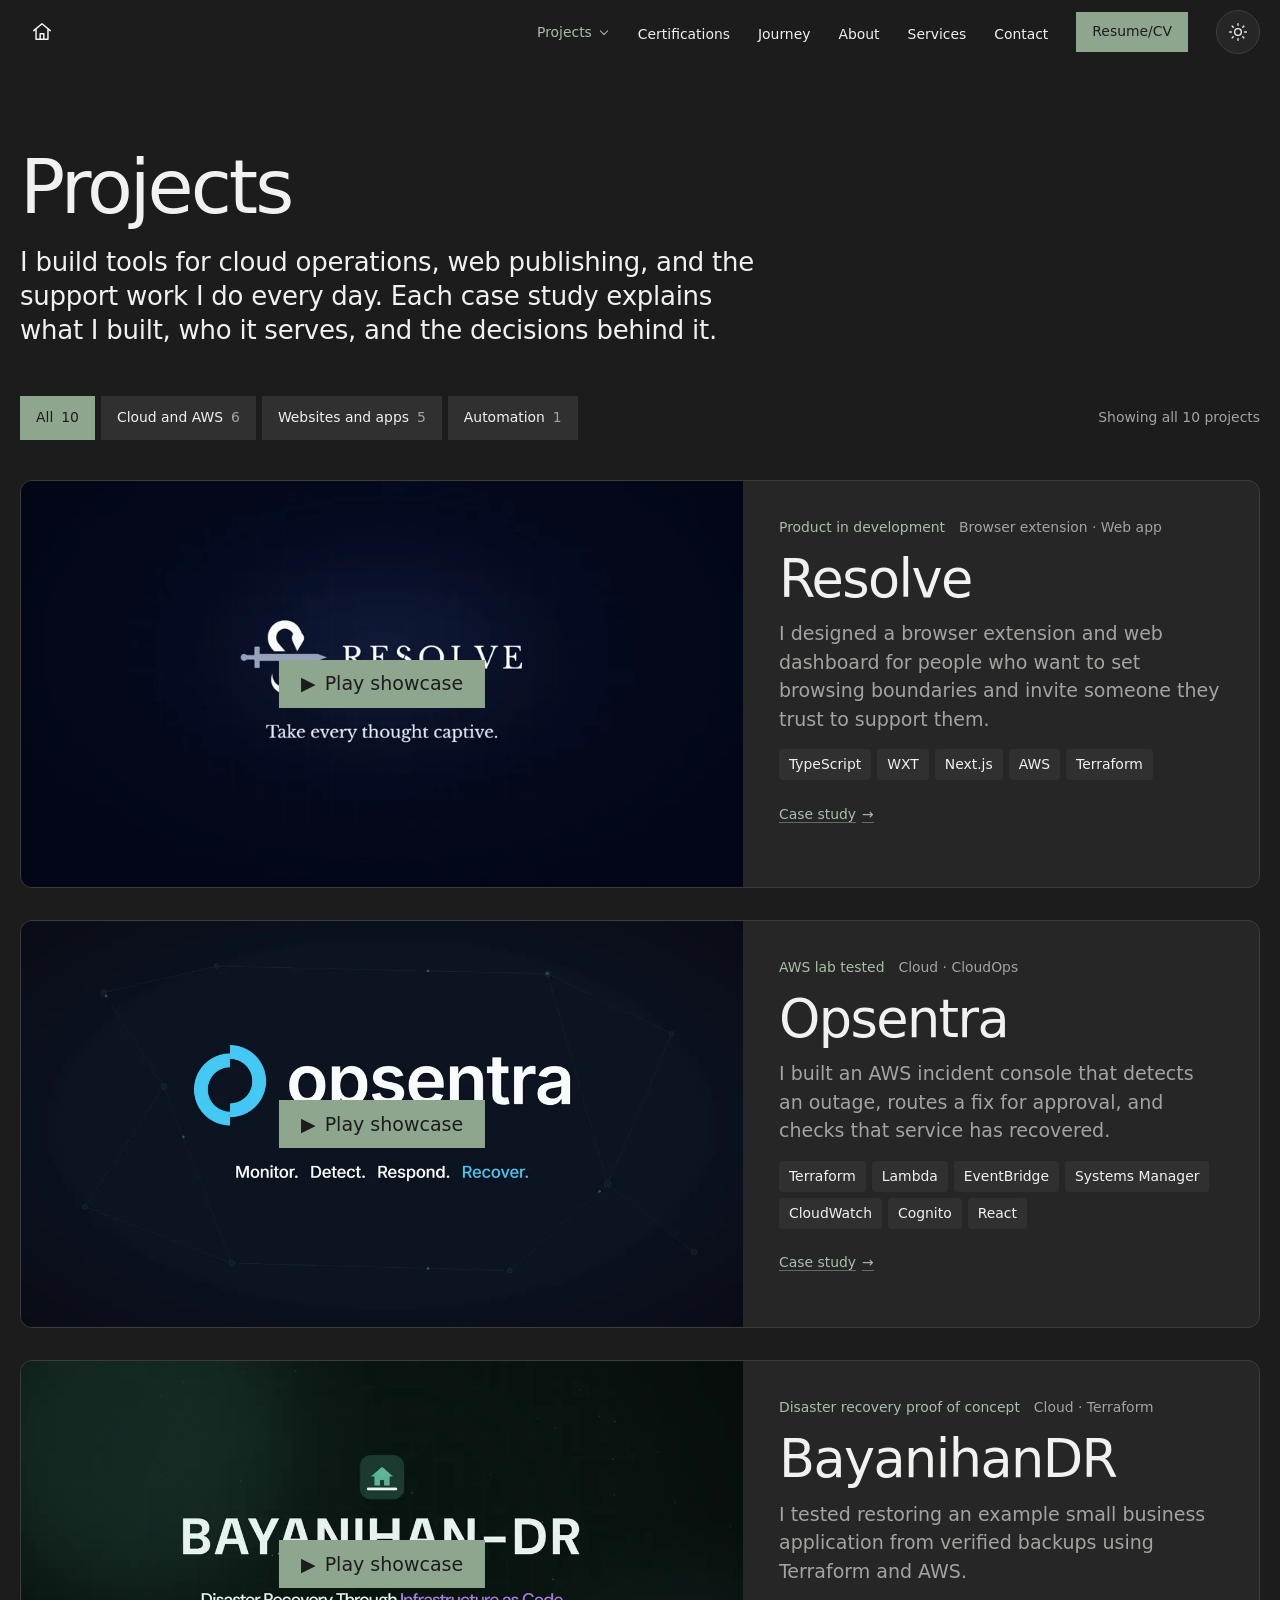
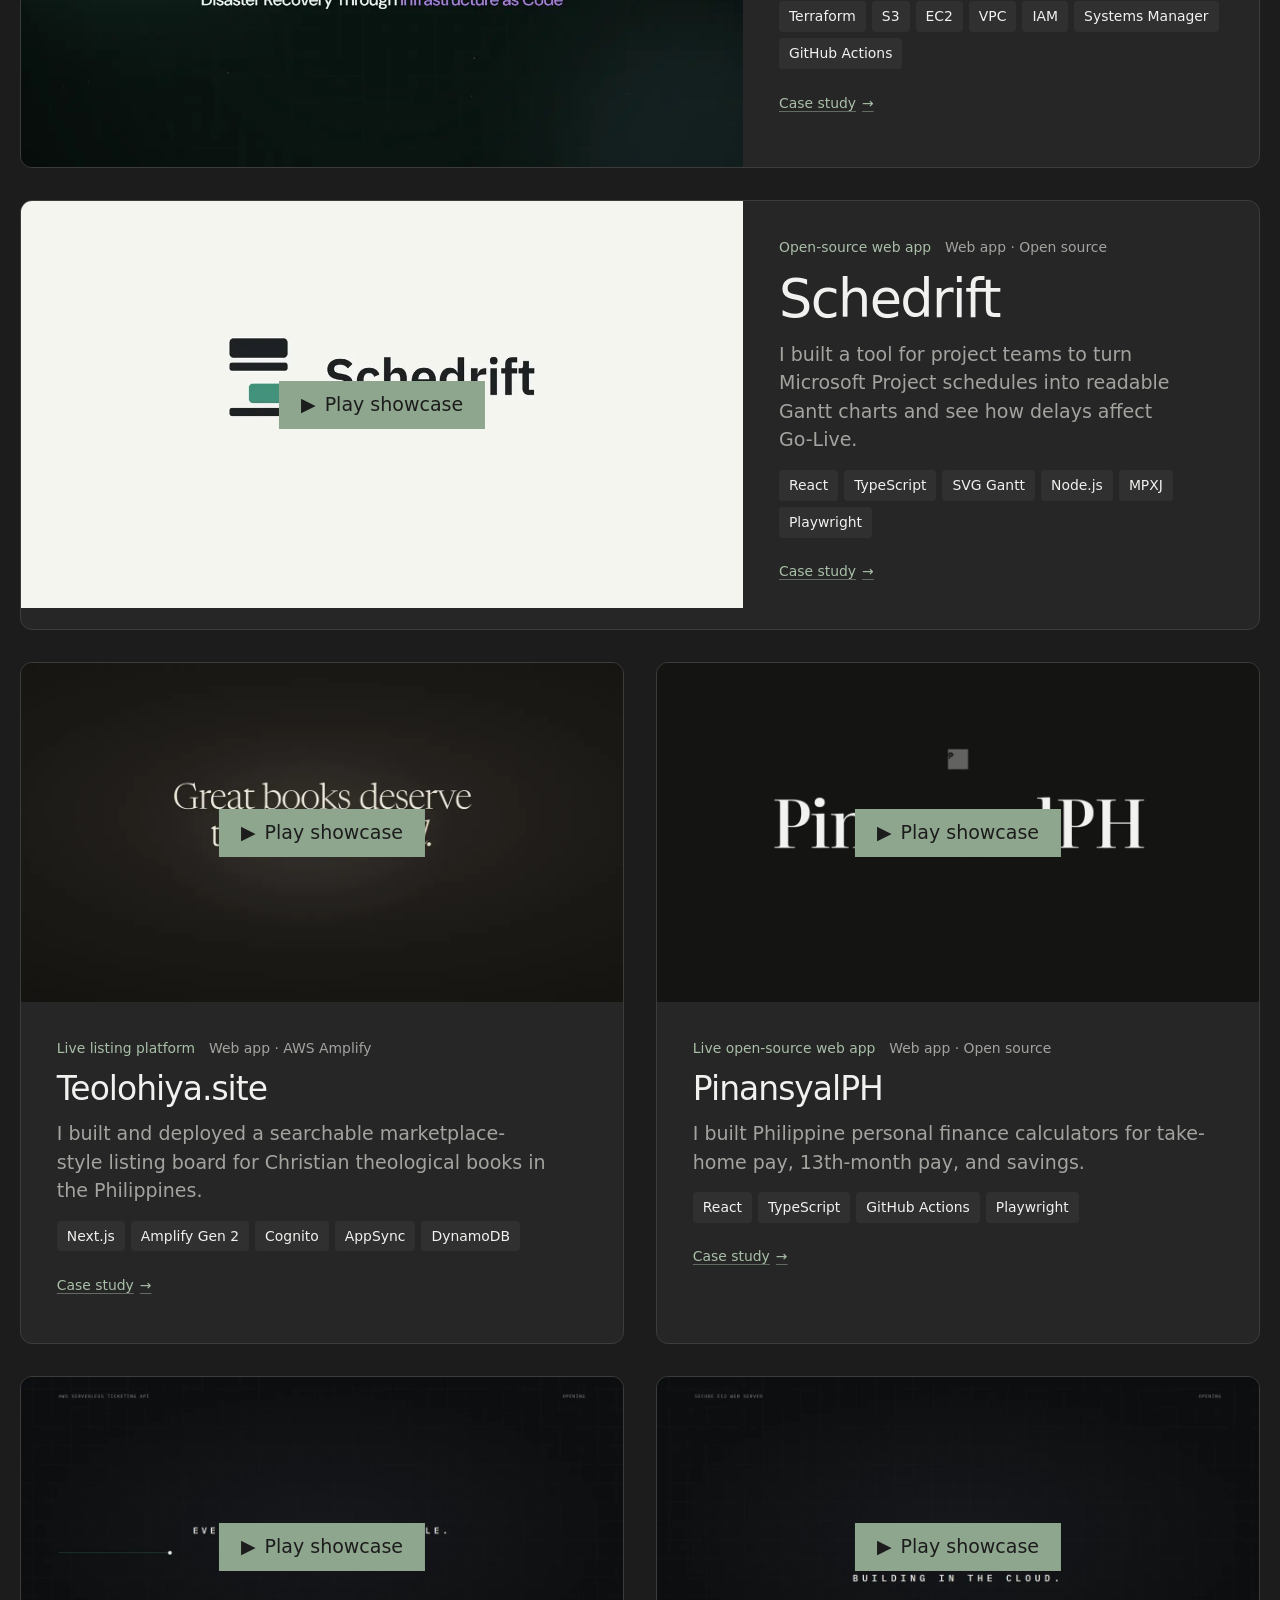
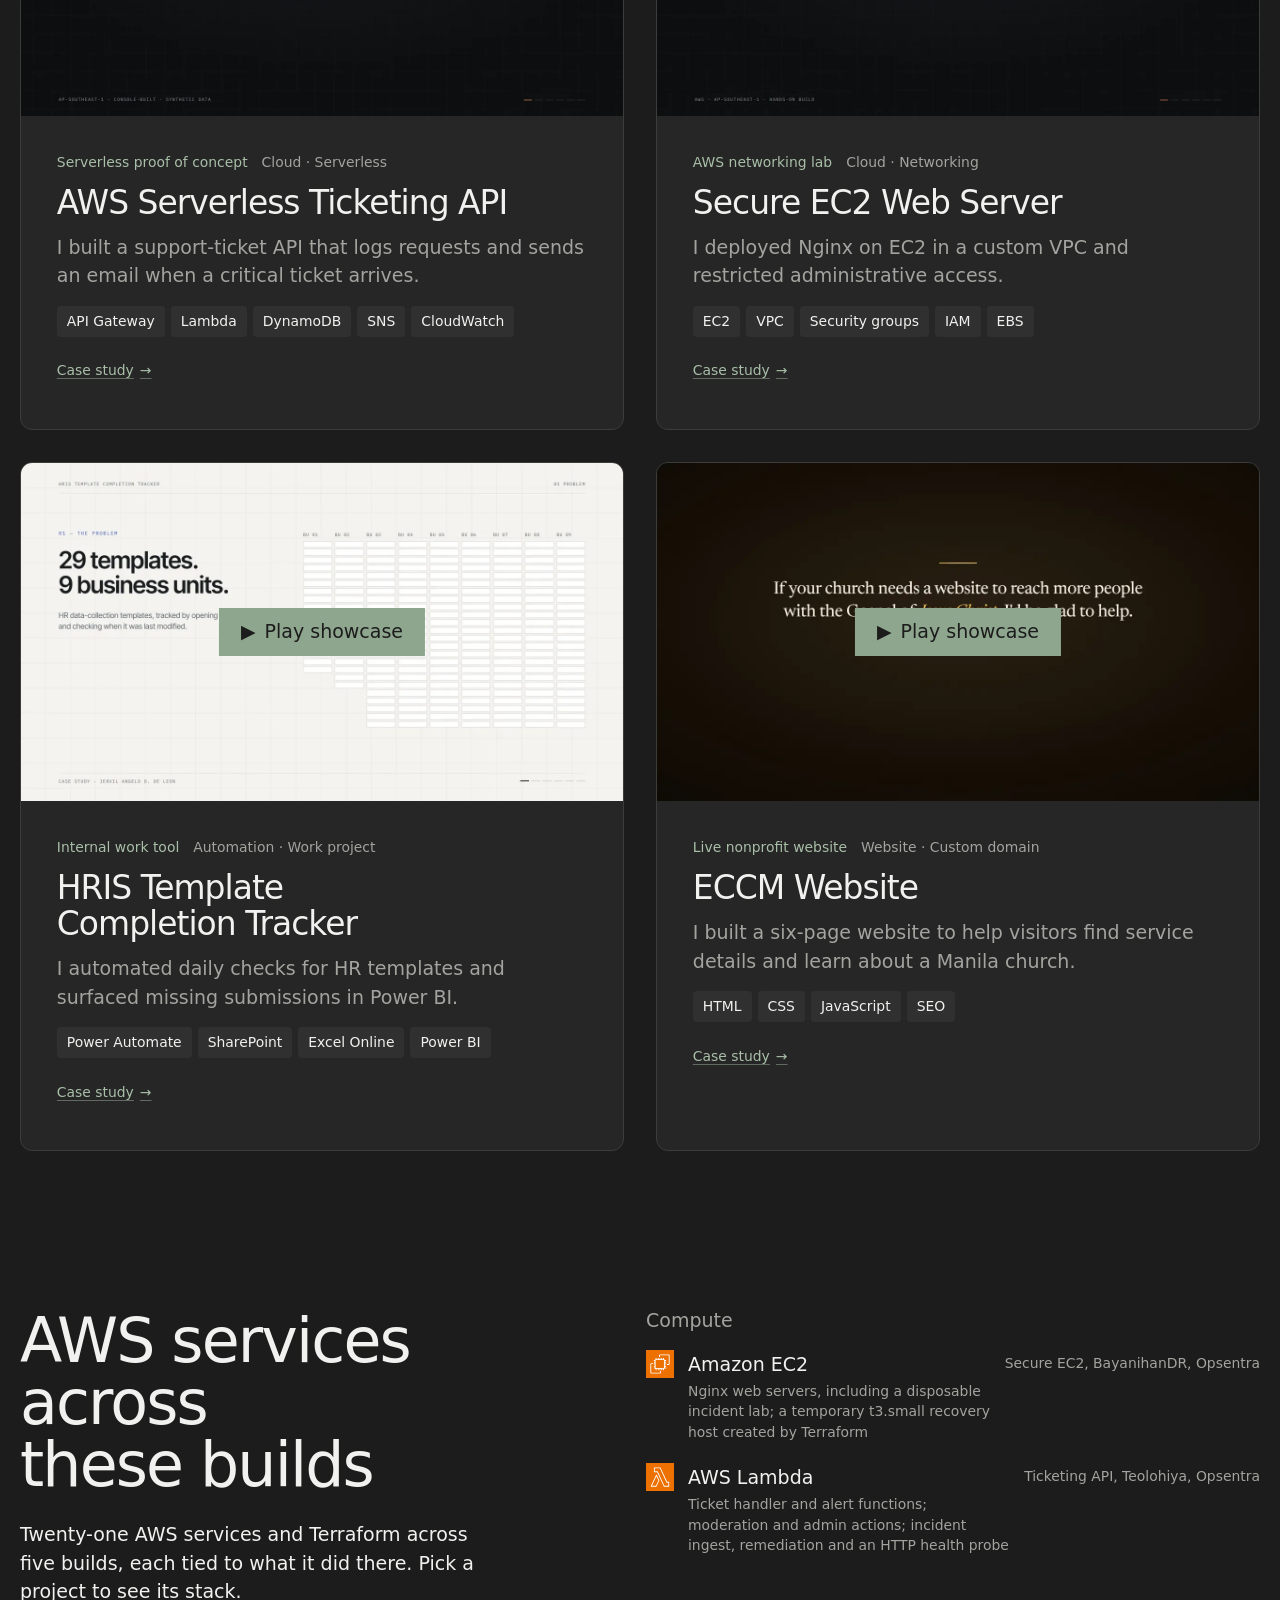
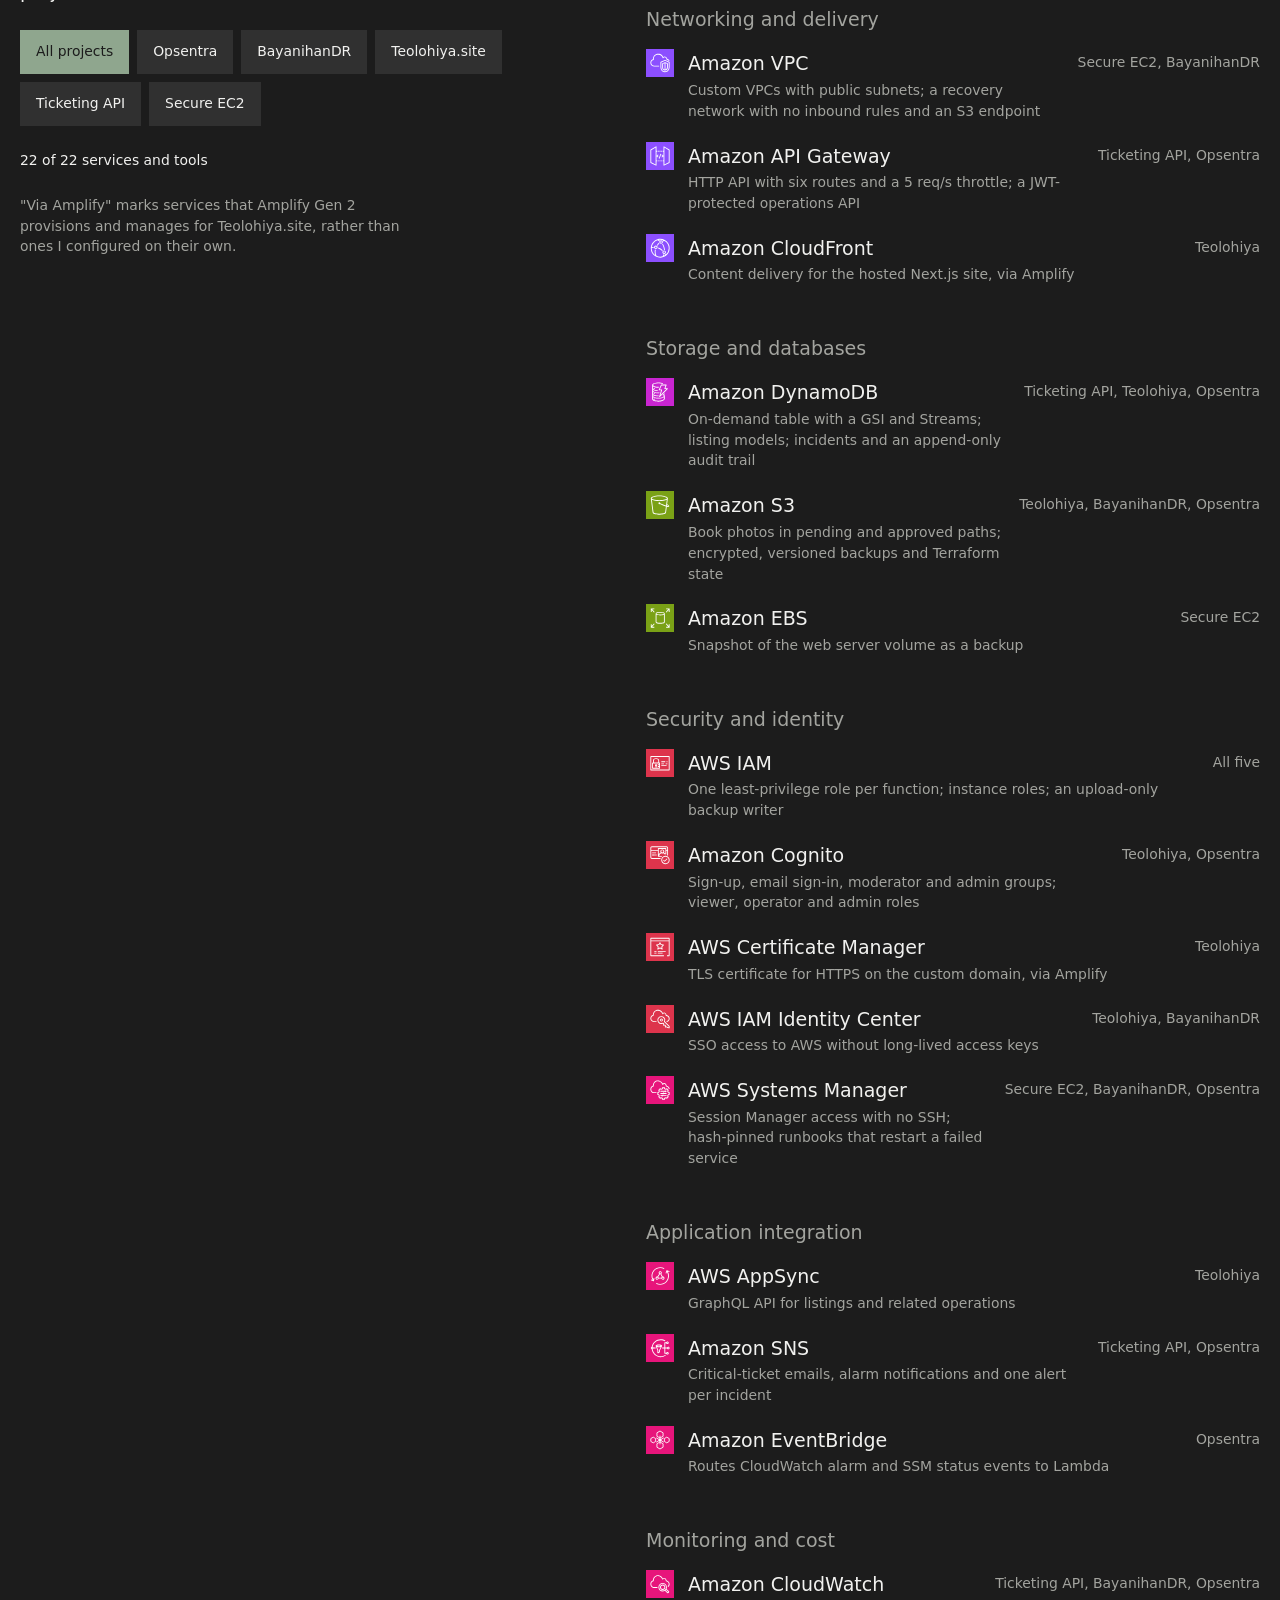
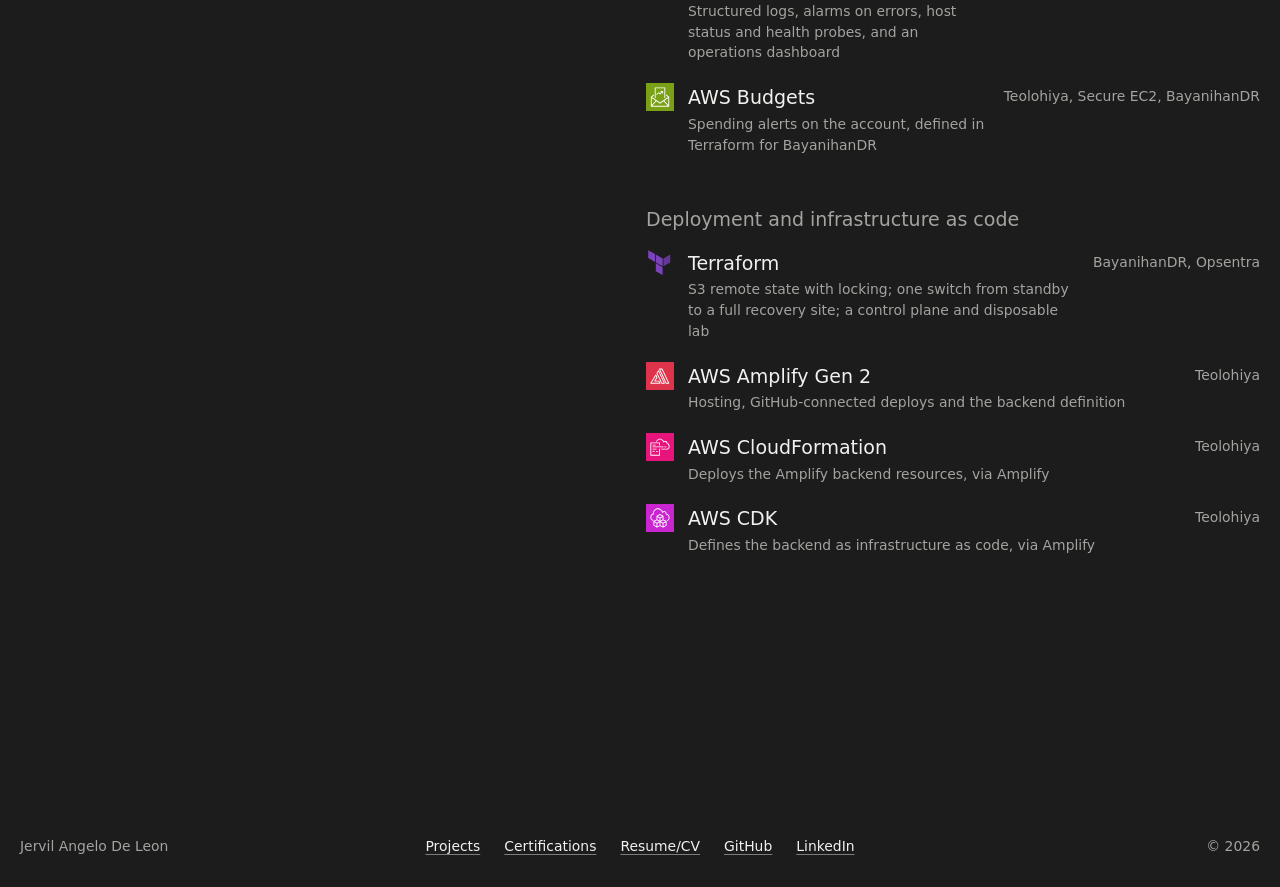
<file: projects.html>
<!DOCTYPE html>
<html lang="en">
<head>
<meta charset="utf-8">
<meta name="viewport" content="width=device-width, initial-scale=1">
<title>Projects | AWS Serverless, EC2 and Automation Builds by Jervil Angelo De Leon</title>
<meta name="description" content="Projects by Jervil Angelo De Leon: Resolve for browser protection and voluntary accountability, Teolohiya.site on Amplify Gen 2, a serverless ticketing API with Lambda, DynamoDB and SNS, a secure EC2 web server in a custom VPC, plus Schedrift Gantt charts for Microsoft Project, PinansyalPH money calculators, HRIS automation and a church website.">
<meta name="author" content="Jervil Angelo De Leon">
<meta name="theme-color" content="#1c1c1c">
<script src="js/theme.js?v=1"></script>
<link rel="canonical" href="https://jervilangelo.online/projects">
<meta property="og:type" content="website">
<meta property="og:url" content="https://jervilangelo.online/projects">
<meta property="og:site_name" content="Jervil Angelo De Leon">
<meta property="og:title" content="Projects | AWS Serverless, EC2 and Automation Builds by Jervil Angelo De Leon">
<meta property="og:description" content="Projects by Jervil Angelo De Leon: Resolve for browser protection and voluntary accountability, Teolohiya.site on Amplify Gen 2, a serverless ticketing API with Lambda, DynamoDB and SNS, a secure EC2 web server in a custom VPC, plus Schedrift Gantt charts for Microsoft Project, PinansyalPH money calculators, HRIS automation and a church website.">
<meta property="og:image" content="https://jervilangelo.online/img/og-cover.jpg">
<meta name="twitter:card" content="summary_large_image">
<link rel="icon" href="img/favicon.svg" type="image/svg+xml">
<link rel="preconnect" href="https://api.fontshare.com">
<link rel="preconnect" href="https://cdn.fontshare.com" crossorigin>
<link href="https://api.fontshare.com/v2/css?f[]=clash-grotesk@400,500&display=swap" rel="stylesheet">
<link rel="stylesheet" href="css/main.css?v=projects-about">
<link rel="stylesheet" href="css/pages.css?v=showcase-performance">
<script>document.documentElement.classList.add("js")</script>
<script type="application/ld+json">
{
  "@context": "https://schema.org",
  "@type": "Person",
  "name": "Jervil Angelo De Leon",
  "url": "https://jervilangelo.online/",
  "jobTitle": "HRIS Technical Support",
  "address": {"@type": "PostalAddress", "addressLocality": "Makati", "addressCountry": "PH"},
  "alumniOf": "FEU Institute of Technology",
  "knowsAbout": ["Amazon Web Services", "Serverless architecture", "Cloud infrastructure", "Networking", "Automation", "Technical support"],
  "sameAs": ["https://www.linkedin.com/in/jervilangelo/", "https://github.com/jervilangelo"]
}
</script>
</head>
<body>
<a class="skip" href="#main">Skip to content</a>
<div class="progress" id="progress" aria-hidden="true"></div>

<header class="nav" id="nav">
  <a class="nav-home" href="./" aria-label="Home">
    <svg viewBox="0 0 24 24" width="22" height="22" fill="none" stroke="currentColor" stroke-width="1.6" stroke-linecap="round" stroke-linejoin="round" aria-hidden="true" focusable="false"><path d="M3 10.5 12 3l9 7.5M5.5 9v11h13V9M10 20v-6h4v6"/></svg>
  </a>
  <div class="nav-right">
    <button class="menu-toggle" type="button" aria-expanded="false" aria-controls="nav-links">Menu</button>
    <ul class="nav-links" id="nav-links">
      <li><a data-projects-link href="projects" aria-current="page">Projects</a></li>
      <li><a href="certifications">Certifications</a></li>
      <li><a href="journey">Journey</a></li>
      <li><a href="about">About</a></li>
      <li><a href="services">Services</a></li>
      <li><a href="contact">Contact</a></li>
    </ul>
    <a class="btn" href="resume">Resume/CV</a>
    <button class="theme-toggle" type="button" aria-label="Switch to light mode" hidden>
      <svg class="theme-sun" width="20" height="20" viewBox="0 0 24 24" fill="none" stroke="currentColor" stroke-width="1.6" stroke-linecap="round" aria-hidden="true" focusable="false"><circle cx="12" cy="12" r="4"/><path d="M12 2v2m0 16v2M2 12h2m16 0h2M4.9 4.9l1.4 1.4m11.4 11.4 1.4 1.4m0-14.2-1.4 1.4M6.3 17.7l-1.4 1.4"/></svg>
      <svg class="theme-moon" width="20" height="20" viewBox="0 0 24 24" fill="none" stroke="currentColor" stroke-width="1.6" stroke-linecap="round" stroke-linejoin="round" aria-hidden="true" focusable="false"><path d="M20.7 15.2A8.9 8.9 0 0 1 8.8 3.3 9 9 0 1 0 20.7 15.2Z"/></svg>
    </button>
  </div>
</header>

<main id="main">

<section class="frame page-head pj-head" aria-labelledby="page-title">
  <div class="grid">
    <div class="page-head-text">
      <h1 id="page-title">Projects</h1>
      <p class="lead">I build tools for cloud operations, web publishing, and the support work I do every day. Each case study explains what I built, who it serves, and the decisions behind it.</p>
    </div>
  </div>
  <div class="pj-bar">
    <div class="pj-filter" role="group" aria-label="Filter projects">
      <button type="button" aria-pressed="true" data-cat="all">All <span>10</span></button>
      <button type="button" aria-pressed="false" data-cat="cloud">Cloud and AWS <span>6</span></button>
      <button type="button" aria-pressed="false" data-cat="web">Websites and apps <span>5</span></button>
      <button type="button" aria-pressed="false" data-cat="automation">Automation <span>1</span></button>
    </div>
    <p class="small muted pj-status" id="pj-status" aria-live="polite">Showing all 10 projects</p>
  </div>
</section>

<!-- ============ PROJECTS: one card each; the card opens its details in a dialog ============
     To add a project: copy an <article class="pj">, give it a unique id (p-name), data-cat
     (cloud, web, automation), data-video + data-poster (or data-image + data-alt) for the
     dialog hero, card media, and the full write-up inside .pj-detail. -->
<section class="frame pj-section" id="projects" aria-label="All projects">
  <div class="pj-grid" id="pj-grid">
    <article class="pj pj--feature" id="p-resolve" data-cat="cloud web" data-video="img/Resolve_Showcase.mp4" data-poster="img/work/resolve-showcase-poster.webp">
      <div class="pj-media">
        <img class="pj-poster" src="img/work/resolve-showcase-poster.webp" width="1920" height="1080" alt="" decoding="async">
        <a class="pj-watch btn" href="img/Resolve_Showcase.mp4" aria-label="Play showcase for Resolve"><span aria-hidden="true">&#9654;</span> Play showcase</a>
      </div>
      <div class="pj-body">
        <p class="pj-kicker"><span>Product in development</span><span>Browser extension &middot; Web app</span></p>
        <h3 class="pj-title">Resolve</h3>
        <p class="pj-line">I designed a browser extension and web dashboard for people who want to set browsing boundaries and invite someone they trust to support them.</p>
        <ul class="pj-tags" aria-label="Main tools"><li>TypeScript</li><li>WXT</li><li>Next.js</li><li>AWS</li><li>Terraform</li></ul>
        <div class="pj-actions"><a class="pj-open link" href="#p-resolve-case" aria-label="Case study for Resolve">Case study <span aria-hidden="true">&rarr;</span></a></div>
      </div>
      <div class="pj-detail" id="p-resolve-case">
        <p class="pj-overview">Resolve is designed for people who want help sticking to browsing boundaries. I designed the WXT extension to enforce domain rules and classify images locally, and a Next.js dashboard to manage groups and consent. In the planned AWS architecture, Cognito identifies members, API Gateway and Lambda authorize and sync group rules, and DynamoDB stores memberships and policies. The notification pipeline is designed to email a generic event only when consent and policy allow it. Images, URLs, and browsing history stay out of those alerts.</p>
        <div class="strip-body">
          <div class="strip-text">
            <p>Resolve is a Christian-inspired platform for setting browsing boundaries and inviting trusted people into voluntary accountability. Its design combines customizable site restrictions with on-device content analysis and a web dashboard for managing accountability groups.</p>
            <p>Privacy shapes the design. Content analysis is intended to run in the browser, and accountability is based on consent. Alerts are designed to share only a generic event, without sending browsing history, URLs, or screenshots.</p>
          </div>
          <div class="strip-meta">
            <ul class="tags" aria-label="Tools"><li>WXT</li><li>React</li><li>TypeScript</li><li>Next.js</li><li>AWS</li><li>Terraform</li></ul>
            <span class="strip-links">
              <a class="link ext" href="https://getresolved.site/" target="_blank" rel="noopener">Visit Resolve</a>
              <a class="link ext" href="https://github.com/jervilangelo/resolve" target="_blank" rel="noopener">GitHub</a>
            </span>
          </div>
        </div>
      </div>
    </article>
    <article class="pj pj--feature" id="p-opsentra" data-cat="cloud" data-video="img/opsentra-showcase-1080p60.mp4" data-poster="img/work/ops-showcase-poster.webp">
      <div class="pj-media">
        <img class="pj-poster" src="img/work/ops-showcase-poster.webp" width="1920" height="1080" alt="" decoding="async">
        <a class="pj-watch btn" href="img/opsentra-showcase-1080p60.mp4" aria-label="Play showcase for Opsentra"><span aria-hidden="true">&#9654;</span> Play showcase</a>
      </div>
      <div class="pj-body">
        <p class="pj-kicker"><span>AWS lab tested</span><span>Cloud · CloudOps</span></p>
        <h3 class="pj-title">Opsentra</h3>
        <p class="pj-line">I built an AWS incident console that detects an outage, routes a fix for approval, and checks that service has recovered.</p>
        <ul class="pj-tags" aria-label="Main tools"><li>Terraform</li><li>Lambda</li><li>EventBridge</li><li>Systems Manager</li><li>CloudWatch</li><li>Cognito</li><li>React</li></ul>
        <div class="pj-actions"><a class="pj-open link" href="#p-opsentra-case" aria-label="Case study for Opsentra">Case study <span aria-hidden="true">&rarr;</span></a></div>
      </div>
      <div class="pj-detail" id="p-opsentra-case">
        <p class="pj-overview">I built Opsentra for cloud operators who need one place to detect, investigate, and resolve incidents. In the AWS lab, EventBridge routes a CloudWatch alarm to Lambda, which deduplicates incidents. An approved Systems Manager runbook can restart Nginx, and the incident stays open until independent HTTP probes verify recovery. The public demo simulates this workflow.</p>
        <div class="strip-frames">
          <button class="zoom" type="button" data-full="img/work/ops-arch-l.webp" aria-label="Enlarge: Opsentra architecture on AWS" style="--r:1.78"><img src="img/work/ops-arch-s.webp" width="640" height="360" alt="Opsentra architecture: dashboard, Cognito, API Gateway, Lambda, DynamoDB, CloudWatch, EventBridge, SNS, EC2 and Systems Manager" loading="lazy"></button>
          <button class="zoom" type="button" data-full="img/work/ops-detect-l.webp" aria-label="Enlarge: Incident evidence from failed health probes" style="--r:1.78"><img src="img/work/ops-detect-s.webp" width="640" height="360" alt="Incident evidence showing three failed health probes and the CloudWatch alarm" loading="lazy"></button>
          <button class="zoom" type="button" data-full="img/work/ops-approve-l.webp" aria-label="Enlarge: Approving a recovery runbook" style="--r:1.78"><img src="img/work/ops-approve-s.webp" width="640" height="360" alt="Confirmation dialog to approve and run the Restart Nginx runbook, with a required approval reason" loading="lazy"></button>
          <button class="zoom" type="button" data-full="img/work/ops-analytics-l.webp" aria-label="Enlarge: Analytics from a live AWS run" style="--r:1.78"><img src="img/work/ops-analytics-s.webp" width="640" height="360" alt="Analytics page with MTTA, MTTR, recovery outcomes and availability from a live AWS run" loading="lazy"></button>
        </div>
        <div class="strip-body">
          <div class="strip-text">
            <p>A UI-first command center that lets an operations team watch AWS workloads, detect an outage, investigate it and run a recovery from one web app, without a terminal or console hopping. A disposable lab (an EC2 host running Nginx) is probed over HTTP every minute. When the probe fails, a CloudWatch alarm goes through EventBridge to Lambda, which opens one deduplicated incident and sends one SNS alert.</p>
            <p>An operator acknowledges and investigates, then requests an allowlisted, hash-pinned Systems Manager runbook. An admin approves it and it runs exactly once. The incident is only marked resolved after three healthy probes, not when a command reports success: an SSM "Success" with the service still down is escalated instead. Every step, including denied attempts, lands in an append-only audit trail.</p>
          </div>
          <ul class="points">
            <li>Verified recovery: <b>3 healthy probes</b> after the fix before an incident closes; a reconciler every 2 minutes catches missed events.</li>
            <li>No arbitrary actions: requests carry only a runbook or scenario ID, roles come from Cognito groups (viewer, operator, admin), and every route but health needs a JWT.</li>
            <li>Analytics with MTTA, MTTR, runbook outcomes and availability, plus sanitized JSON and CSV reports with no account IDs or ARNs.</li>
            <li>Built in ten gated phases with tests and evidence for each; the security audit found no critical or high issues. Lab cost is about USD 0.01 to 0.02 an hour, and observed usage for 1 to 13 November 2026 was about USD 0.035.</li>
            <li>Public Demo Mode on GitHub Pages runs a synthetic engine in the browser; Live Mode signs in to Cognito and drives real AWS resources.</li>
          </ul>
        </div>

        <div class="tk-detail">
          <div class="tk-block">
            <h3 class="h3">AWS services</h3>
            <ul class="bdr-aws">
              <li><img src="img/aws/AWSLambda.svg" alt="" width="32" height="32" loading="lazy"><div><b>AWS Lambda</b><span>API, ingest, reconciler, remediation coordinator, lab controller and the HTTP probe</span></div></li>
              <li><img src="img/aws/AmazonEventBridge.svg" alt="" width="32" height="32" loading="lazy"><div><b>Amazon EventBridge</b><span>Routes alarm and SSM status events to Lambda</span></div></li>
              <li><img src="img/aws/AmazonCloudWatch.svg" alt="" width="32" height="32" loading="lazy"><div><b>CloudWatch</b><span>Probe metric, alarm, structured logs and an operations dashboard</span></div></li>
              <li><img src="img/aws/AWSSystemsManager.svg" alt="" width="32" height="32" loading="lazy"><div><b>Systems Manager</b><span>Two fixed, hash-pinned runbook documents</span></div></li>
              <li><img src="img/aws/AmazonAPIGateway.svg" alt="" width="32" height="32" loading="lazy"><div><b>API Gateway</b><span>HTTP API with JWT auth on every route but health</span></div></li>
              <li><img src="img/aws/AmazonCognito.svg" alt="" width="32" height="32" loading="lazy"><div><b>Amazon Cognito</b><span>PKCE sign-in and viewer, operator and admin groups</span></div></li>
              <li><img src="img/aws/AmazonDynamoDB.svg" alt="" width="32" height="32" loading="lazy"><div><b>Amazon DynamoDB</b><span>Incidents, audit trail, remediations and lab runs</span></div></li>
              <li><img src="img/aws/AmazonSimpleNotificationService.svg" alt="" width="32" height="32" loading="lazy"><div><b>Amazon SNS</b><span>One email alert per incident</span></div></li>
              <li><img src="img/aws/AmazonEC2.svg" alt="" width="32" height="32" loading="lazy"><div><b>Amazon EC2</b><span>Disposable Nginx lab host, destroyed after a demo</span></div></li>
              <li><img src="img/aws/AWSIdentityandAccessManagement.svg" alt="" width="32" height="32" loading="lazy"><div><b>AWS IAM</b><span>Least-privilege policies; IAM Access Analyzer reports no findings</span></div></li>
              <li><img src="img/aws/AmazonSimpleStorageService.svg" alt="" width="32" height="32" loading="lazy"><div><b>Amazon S3</b><span>Versioned, encrypted Terraform state with native locking</span></div></li>
              <li><img src="img/tools/terraform.svg" alt="" width="32" height="32" loading="lazy"><div><b>Terraform</b><span>Control plane, disposable lab and state bootstrap, with mocked tests</span></div></li>
            </ul>
          </div>

          <div class="tk-block">
            <h3 class="h3">Incident flow</h3>
            <p class="bdr-flow">probe fails <span aria-hidden="true">→</span> CloudWatch alarm <span aria-hidden="true">→</span> EventBridge <span aria-hidden="true">→</span> incident + alert <span aria-hidden="true">→</span> investigate <span aria-hidden="true">→</span> approve runbook <span aria-hidden="true">→</span> SSM fix <span aria-hidden="true">→</span> 3 healthy probes <span aria-hidden="true">→</span> resolved</p>
            <p class="tk-note muted">Demo Mode uses synthetic data for a fictional organisation; no real customer data. Scenario A (Nginx outage) runs live on AWS; scenarios B and C are Demo-only for now.</p>
          </div>

          <div class="strip-meta">
            <ul class="tags" aria-label="Tools"><li>Terraform</li><li>AWS</li><li>Python 3.12</li><li>React</li><li>TypeScript</li><li>Vite</li><li>pytest</li><li>Vitest</li><li>Playwright</li><li>axe</li><li>GitHub Pages</li></ul>
            <span class="strip-links">
              <a class="link ext" href="https://jervilangelo.github.io/opsentra/" target="_blank" rel="noopener">Live demo</a>
              <a class="link ext" href="https://github.com/jervilangelo/opsentra" target="_blank" rel="noopener">GitHub</a>
            </span>
          </div>
        </div>
      </div>
    </article>
    <article class="pj pj--feature" id="p-bayanihandr" data-cat="cloud" data-video="img/bayanihan-dr-showcase.mp4" data-poster="img/work/bdr-showcase-poster.webp">
      <div class="pj-media">
        <img class="pj-poster" src="img/work/bdr-showcase-poster.webp" width="1920" height="1080" alt="" loading="lazy" decoding="async">
        <a class="pj-watch btn" href="img/bayanihan-dr-showcase.mp4" aria-label="Play showcase for BayanihanDR"><span aria-hidden="true">&#9654;</span> Play showcase</a>
      </div>
      <div class="pj-body">
        <p class="pj-kicker"><span>Disaster recovery proof of concept</span><span>Cloud · Terraform</span></p>
        <h3 class="pj-title">BayanihanDR</h3>
        <p class="pj-line">I tested restoring an example small business application from verified backups using Terraform and AWS.</p>
        <ul class="pj-tags" aria-label="Main tools"><li>Terraform</li><li>S3</li><li>EC2</li><li>VPC</li><li>IAM</li><li>Systems Manager</li><li>GitHub Actions</li></ul>
        <div class="pj-actions"><a class="pj-open link" href="#p-bayanihandr-case" aria-label="Case study for BayanihanDR">Case study <span aria-hidden="true">&rarr;</span></a></div>
      </div>
      <div class="pj-detail" id="p-bayanihandr-case">
        <p class="pj-overview">I built BayanihanDR around a small office that loses its local application and database during a typhoon. Before copying backups to encrypted S3 storage, I test-restore them. Terraform provisions a temporary recovery environment in AWS Singapore, where checksum, record-count, and application health checks verify the restore. The published drill results came from AWS, and the public demo uses synthetic data.</p>
        <div class="strip-frames">
          <button class="zoom" type="button" data-full="img/work/bdr-overview-l.webp" aria-label="Enlarge: BayanihanDR overview dashboard" style="--r:1.6"><img src="img/work/bdr-overview-s.webp" width="640" height="400" alt="BayanihanDR overview dashboard with backup readiness and RTO and RPO targets" loading="lazy"></button>
          <button class="zoom" type="button" data-full="img/work/bdr-recovery-l.webp" aria-label="Enlarge: Recovery walkthrough" style="--r:1.6"><img src="img/work/bdr-recovery-s.webp" width="640" height="400" alt="Recovery walkthrough with each recovery step and its status" loading="lazy"></button>
          <button class="zoom" type="button" data-full="img/work/bdr-mobile-l.webp" aria-label="Enlarge: BayanihanDR dashboard on a phone" style="--r:0.49"><img src="img/work/bdr-mobile-s.webp" width="390" height="794" alt="BayanihanDR dashboard on a phone" loading="lazy"></button>
          <button class="zoom" type="button" data-full="img/work/bdr-backups-l.webp" aria-label="Enlarge: Verified backups list" style="--r:1.6"><img src="img/work/bdr-backups-s.webp" width="640" height="400" alt="Backups list showing hourly backups that were test-restored and recounted" loading="lazy"></button>
        </div>
        <div class="strip-body">
          <div class="strip-text">
            <p>A disaster recovery proof of concept for Philippine small businesses. It protects a sample management system for a fictional farmers' cooperative in Naga City: members, inventory and a ledger in FastAPI and PostgreSQL 16 on Docker Compose. When a typhoon takes the office server offline, Terraform builds a temporary recovery site in AWS Singapore, restores a verified backup, and checks that the application works again.</p>
            <p>Every hour the database is backed up with a snapshot-consistent <code>pg_dump</code>, restored into a throwaway test database and recounted before it counts as a backup. Verified copies go to an encrypted, versioned S3 bucket. In a recovery, a local job runner checks the backup and the Terraform plan, the operator approves, and the recovery host restores the data, checks its checksum, health and record counts, and reports the measured RTO and RPO before teardown.</p>
          </div>
          <ul class="points">
            <li>Final real AWS drill: recovered in <b>5 min 29 s</b> with <b>26 s</b> of data loss, 10 of 10 checks passed. Targets were 30 minutes and 1 hour.</li>
            <li>Standby costs cents a month: no servers run until a recovery is approved. Recorded compute spend for the whole project was about USD 0.01.</li>
            <li>No SSH keys, no IAM users and no long-lived access keys: SSO for the operator, Session Manager for the host.</li>
            <li>React and Vite dashboard live on GitHub Pages, with a simulated recovery walkthrough and the published drill results.</li>
          </ul>
        </div>

        <div class="tk-detail">
          <section class="bdr-tf" aria-labelledby="bdr-tf-title">
            <div class="bdr-tf-head">
              <img class="bdr-tf-mark" src="img/tools/terraform.svg" alt="" width="48" height="48">
              <div>
                <p class="bdr-kicker">Infrastructure as code</p>
                <h3 class="h3" id="bdr-tf-title">The whole recovery site is Terraform</h3>
              </div>
            </div>
            <p class="bdr-tf-lead">Nothing in AWS was clicked together. Five modules describe the recovery site, and one variable decides how much of it exists.</p>
            <div class="bdr-switch">
              <div><code>recovery_enabled = false</code><p><b>Standby.</b> Backup bucket, IAM roles, log group and a budget alert. No servers; S3 storage is the only real cost.</p></div>
              <div><code>recovery_enabled = true</code><p><b>Recovery.</b> Adds the VPC, subnet, internet gateway, S3 endpoint, security group, EC2 host and a status alarm. Setting it back to <code>false</code> removes them and leaves the backups untouched.</p></div>
            </div>
            <ol class="bdr-modules">
              <li><b>networking</b><span>VPC, one public subnet, internet gateway, free S3 gateway endpoint, and a security group with no inbound rules</span></li>
              <li><b>compute</b><span>t3.small on Amazon Linux 2023, IMDSv2 only, encrypted gp3, terminates on shutdown, bootstrapped from a template</span></li>
              <li><b>storage</b><span>Private, encrypted, versioned backup bucket with lifecycle rules and a TLS-only policy</span></li>
              <li><b>identity</b><span>Host role with Session Manager and read-only backups; an upload-only backup-writer role that cannot read or delete</span></li>
              <li><b>monitoring</b><span>Log group with 7-day retention, host status alarm, AWS Budgets alerts at 50% and 100%</span></li>
            </ol>
            <ul class="bdr-checks" aria-label="Terraform practices">
              <li><b>Remote state in S3</b><span>Versioned, encrypted bucket with native S3 lockfile locking and <code>prevent_destroy</code></span></li>
              <li><b>Checked in CI</b><span><code>fmt</code>, <code>validate</code>, <code>terraform test</code> on a mocked provider, TFLint and Trivy in GitHub Actions</span></li>
              <li><b>Plan guard</b><span>The job runner fails closed on an unexpected plan, and the operator types an approval before <code>apply</code></span></li>
            </ul>
            <p class="bdr-flow"><code>terraform plan</code> <span aria-hidden="true">→</span> plan guard <span aria-hidden="true">→</span> approval <span aria-hidden="true">→</span> <code>apply</code> <span aria-hidden="true">→</span> restore <span aria-hidden="true">→</span> verify <span aria-hidden="true">→</span> teardown</p>
          </section>

          <div class="tk-block">
            <h3 class="h3">AWS services</h3>
            <ul class="bdr-aws">
              <li><img src="img/aws/AmazonSimpleStorageService.svg" alt="" width="32" height="32" loading="lazy"><div><b>Amazon S3</b><span>Encrypted, versioned off-site backups and the Terraform state</span></div></li>
              <li><img src="img/aws/AmazonEC2.svg" alt="" width="32" height="32" loading="lazy"><div><b>Amazon EC2</b><span>Temporary recovery host, created only during a recovery</span></div></li>
              <li><img src="img/aws/AmazonVirtualPrivateCloud.svg" alt="" width="32" height="32" loading="lazy"><div><b>Amazon VPC</b><span>Recovery network with no inbound rules and no NAT gateway</span></div></li>
              <li><img src="img/aws/AWSIdentityandAccessManagement.svg" alt="" width="32" height="32" loading="lazy"><div><b>AWS IAM</b><span>Upload-only backup writer and a read-only recovery host role</span></div></li>
              <li><img src="img/aws/AWSIAMIdentityCenter.svg" alt="" width="32" height="32" loading="lazy"><div><b>IAM Identity Center</b><span>SSO sign-in for the operator, no long-lived keys</span></div></li>
              <li><img src="img/aws/AWSSystemsManager.svg" alt="" width="32" height="32" loading="lazy"><div><b>Systems Manager</b><span>Session Manager access and recovery progress, no SSH</span></div></li>
              <li><img src="img/aws/AmazonCloudWatch.svg" alt="" width="32" height="32" loading="lazy"><div><b>CloudWatch</b><span>Recovery logs and the host status alarm</span></div></li>
              <li><img src="img/aws/AWSBudgets.svg" alt="" width="32" height="32" loading="lazy"><div><b>AWS Budgets</b><span>Spending alerts so a forgotten drill cannot run up a bill</span></div></li>
            </ul>
          </div>

          <div class="tk-block">
            <h3 class="h3">Recovery results</h3>
            <div class="table-scroll">
              <table class="table tk-table">
                <caption class="sr-only">Measured recovery time and data loss</caption>
                <thead><tr><th scope="col">Run</th><th scope="col" class="r">Time to recover (RTO)</th><th scope="col" class="r">Data loss (RPO)</th></tr></thead>
                <tbody>
                  <tr><td>Final disaster drill</td><td class="r">5 min 29 s</td><td class="r">26 s</td></tr>
                  <tr><td>First recovery drill</td><td class="r">7 min 15 s</td><td class="r">19 min 38 s</td></tr>
                  <tr><td>Project target</td><td class="r">30 min</td><td class="r">60 min</td></tr>
                </tbody>
              </table>
            </div>
            <p class="tk-note muted">Single test runs on a small synthetic dataset, not production guarantees. Off-site uploads need an operator session, so real data loss depends on the latest uploaded backup.</p>
          </div>

          <div class="strip-meta">
            <ul class="tags" aria-label="Tools"><li>Terraform</li><li>AWS</li><li>GitHub Actions</li><li>Python</li><li>FastAPI</li><li>PostgreSQL 16</li><li>Docker Compose</li><li>React</li><li>TypeScript</li><li>Vite</li></ul>
            <span class="strip-links">
              <a class="link ext" href="https://jervilangelo.github.io/bayanihan-dr/" target="_blank" rel="noopener">Live demo</a>
              <a class="link ext" href="https://github.com/jervilangelo/bayanihan-dr" target="_blank" rel="noopener">GitHub</a>
              <a class="link ext" href="https://github.com/jervilangelo/bayanihan-dr/blob/main/docs/README.md" target="_blank" rel="noopener">Documentation</a>
            </span>
          </div>
        </div>
      </div>
    </article>
    <article class="pj pj--feature" id="p-schedrift" data-cat="web" data-video="img/schedrift-showcase.mp4" data-poster="img/work/sd-showcase-poster.webp">
      <div class="pj-media">
        <img class="pj-poster" src="img/work/sd-showcase-poster.webp" width="1920" height="1080" alt="" loading="lazy" decoding="async">
        <a class="pj-watch btn" href="img/schedrift-showcase.mp4" aria-label="Play showcase for Schedrift"><span aria-hidden="true">&#9654;</span> Play showcase</a>
      </div>
      <div class="pj-body">
        <p class="pj-kicker"><span>Open-source web app</span><span>Web app · Open source</span></p>
        <h3 class="pj-title">Schedrift</h3>
        <p class="pj-line">I built a tool for project teams to turn Microsoft Project schedules into readable Gantt charts and see how delays affect Go-Live.</p>
        <ul class="pj-tags" aria-label="Main tools"><li>React</li><li>TypeScript</li><li>SVG Gantt</li><li>Node.js</li><li>MPXJ</li><li>Playwright</li></ul>
        <div class="pj-actions"><a class="pj-open link" href="#p-schedrift-case" aria-label="Case study for Schedrift">Case study <span aria-hidden="true">&rarr;</span></a></div>
      </div>
      <div class="pj-detail" id="p-schedrift-case">
        <p class="pj-overview">I built Schedrift for project teams that need to explain a schedule in a meeting and test the effect of delays. I paired a presentation-ready Gantt view with dependency and critical path calculations so users can trace a delayed milestone back to the tasks that drive it.</p>
        <div class="strip-frames">
          <button class="zoom" type="button" data-full="img/work/sd-present-l.webp" aria-label="Enlarge: Schedrift fullscreen executive presentation" style="--r:1.76"><img src="img/work/sd-present-s.webp" width="640" height="364" alt="Fullscreen executive presentation with project phases, milestones and Go-Live" loading="lazy"></button>
          <button class="zoom" type="button" data-full="img/work/sd-executive-l.webp" aria-label="Enlarge: Executive Gantt chart" style="--r:1.76"><img src="img/work/sd-executive-s.webp" width="640" height="364" alt="Executive Gantt chart with phases and milestones" loading="lazy"></button>
          <button class="zoom" type="button" data-full="img/work/sd-simulation-l.webp" aria-label="Enlarge: Delay simulation" style="--r:1.76"><img src="img/work/sd-simulation-s.webp" width="640" height="364" alt="Delay simulation moving Go-Live by six days, with the driving dependency chain" loading="lazy"></button>
        </div>
        <div class="strip-body">
          <div class="strip-text">
            <p>Microsoft Project is good for planning, but hard to explain in a meeting. Schedrift answers the question stakeholders actually ask: if this task slips, what happens to Go-Live? It imports <code>.mpp</code>, <code>.mpx</code> and Microsoft Project XML files and shows the whole plan in one presentation-ready view, without changing the original file.</p>
            <p>Select one or more tasks, change their start or duration in working days, and the timeline and Go-Live variance update, along with the dependency chain driving the change. Dependencies are imported as defined (FS, SS, FF and SF, with lags), and a delay only reaches a successor when it uses up the gap already between them. Scenarios stay separate from the approved schedule. The showcase video above walks through it with a synthetic ERP rollout.</p>
          </div>
          <ul class="points">
            <li>Executive and Detailed Gantt views, critical path focus and total float, on a custom SVG renderer with row virtualization.</li>
            <li>Present mode for fullscreen meetings, baseline comparison, and Excel or CSV updates that keep the imported dependencies.</li>
            <li>Local-first: a Node server bound to <code>127.0.0.1</code>, no cloud, no login and no telemetry. <code>.mpp</code> files are parsed by Java and MPXJ from temporary copies and never modified.</li>
            <li>The import report flags cycles, missing predecessors, invalid dates and unsupported features.</li>
            <li>Vitest unit and integration tests and Playwright browser tests, all on synthetic schedules.</li>
          </ul>
          <div class="strip-meta">
            <ul class="tags" aria-label="Tools"><li>React</li><li>TypeScript</li><li>Zustand</li><li>Vite</li><li>Tailwind CSS</li><li>Node.js</li><li>Java</li><li>MPXJ</li><li>Vitest</li><li>Playwright</li><li>Showcase video</li></ul>
            <span class="strip-links">
              <a class="link ext" href="https://github.com/jervilangelo/schedrift" target="_blank" rel="noopener">GitHub</a>
              <a class="link ext" href="https://github.com/jervilangelo/schedrift/blob/main/docs/SCHEDRIFT_MASTER_BLUEPRINT.md" target="_blank" rel="noopener">Design blueprint</a>
            </span>
          </div>
        </div>
      </div>
    </article>
    <article class="pj" id="teolohiya" data-cat="cloud web" data-video="img/teolohiya-brag.mp4" data-poster="img/work/teo-brag-poster.webp">
      <div class="pj-media">
        <img class="pj-poster" src="img/work/teo-brag-poster.webp" width="1920" height="1080" alt="" loading="lazy" decoding="async">
        <a class="pj-watch btn" href="img/teolohiya-brag.mp4" aria-label="Play showcase for Teolohiya.site"><span aria-hidden="true">&#9654;</span> Play showcase</a>
      </div>
      <div class="pj-body">
        <p class="pj-kicker"><span>Live listing platform</span><span>Web app · AWS Amplify</span></p>
        <h3 class="pj-title">Teolohiya.site</h3>
        <p class="pj-line">I built and deployed a searchable marketplace-style listing board for Christian theological books in the Philippines.</p>
        <ul class="pj-tags" aria-label="Main tools"><li>Next.js</li><li>Amplify Gen 2</li><li>Cognito</li><li>AppSync</li><li>DynamoDB</li></ul>
        <div class="pj-actions"><a class="pj-open link" href="#teolohiya-case" aria-label="Case study for Teolohiya.site">Case study <span aria-hidden="true">&rarr;</span></a></div>
      </div>
      <div class="pj-detail" id="teolohiya-case">
        <p class="pj-overview">I built Teolohiya.site so readers can find Christian books and contact booksellers directly. Sellers sign in with Cognito, upload book photos to S3, and submit listings for review. I used Lambda to publish approved listings to a guest-readable DynamoDB table, keeping drafts and moderation records private. Readers and sellers arrange the transaction directly.</p>
        <div class="strip-frames">
          <button class="zoom" type="button" data-full="img/work/teo-listings-l.webp" aria-label="Enlarge: Book categories and recently listed books" style="--r:2.13"><img src="img/work/teo-listings-s.webp" width="640" height="301" alt="Book categories and recently listed books" loading="lazy"></button>
          <button class="zoom" type="button" data-full="img/work/teo-book-l.webp" aria-label="Enlarge: Book detail page" style="--r:2.15"><img src="img/work/teo-book-s.webp" width="640" height="297" alt="Book detail page with photos, price, condition and seller contact" loading="lazy"></button>
          <button class="zoom" type="button" data-full="img/work/teo-list-l.webp" aria-label="Enlarge: Create a listing form" style="--r:2.15"><img src="img/work/teo-list-s.webp" width="640" height="297" alt="Create a listing form" loading="lazy"></button>
          <button class="zoom" type="button" data-full="img/work/teo-admin-l.webp" aria-label="Enlarge: Admin team and role management page" style="--r:2.15"><img src="img/work/teo-admin-s.webp" width="640" height="297" alt="Admin team and role management page" loading="lazy"></button>
        </div>
  <div class="grid flag-detail">
    <div class="flag-col">
      <h3 class="h3">What it does</h3>
      <p>Visitors browse, search and report approved listings. Members sign in with Cognito, list books with up to five photos and track review status. Moderators approve or reject with reasons; admins manage roles and read the audit log. Payment and delivery happen outside the site, by design.</p>
    </div>
    <div class="flag-col">
      <h3 class="h3">How it is built</h3>
      <ol class="path" aria-label="Request path">
        <li><span>Next.js App Router</span><span class="muted">Amplify Hosting, CloudFront, ACM</span></li>
        <li><span>Sign-in and roles</span><span class="muted">Amazon Cognito groups</span></li>
        <li><span>GraphQL API</span><span class="muted">AWS AppSync</span></li>
        <li><span>Private and public data</span><span class="muted">Two DynamoDB models</span></li>
        <li><span>Moderation actions</span><span class="muted">AWS Lambda</span></li>
        <li><span>Book photos</span><span class="muted">Amazon S3, pending and approved paths</span></li>
      </ol>
    </div>
    <div class="flag-col">
      <h3 class="h3">Decisions that matter</h3>
      <ul class="points">
        <li>Listings stay private until approved; only sanitised copies reach the public table.</li>
        <li>The browser can never approve: Lambda owns every moderation and role change, and writes an audit entry.</li>
        <li>Optimistic locking stops a moderator approving a stale revision.</li>
        <li>No always-on compute and no NAT gateway, with AWS Budgets alerts on the account.</li>
      </ul>
    </div>
  </div>
        <div class="strip-meta teo-meta">
          <ul class="tags" aria-label="Services"><li>Next.js</li><li>Amplify Gen 2</li><li>Cognito</li><li>AppSync</li><li>DynamoDB</li><li>Lambda</li><li>S3</li></ul>
          <span class="strip-links">
            <a class="link" href="teolohiya-case-study">Read the case study</a>
            <a class="link ext" href="https://teolohiya.site" target="_blank" rel="noopener">Visit the live site</a>
            <a class="link ext" href="https://github.com/jervilangelo/teolohiya-repo" target="_blank" rel="noopener">GitHub</a>
          </span>
        </div>
      </div>
    </article>
    <article class="pj" id="p-pinansyalph" data-cat="web" data-video="img/PinansyalPH-Showcase-Under25MB.mp4" data-poster="img/work/pph-showcase-poster.webp">
      <div class="pj-media">
        <img class="pj-poster" src="img/work/pph-showcase-poster.webp" width="1920" height="1080" alt="" loading="lazy" decoding="async">
        <a class="pj-watch btn" href="img/PinansyalPH-Showcase-Under25MB.mp4" aria-label="Play showcase for PinansyalPH"><span aria-hidden="true">&#9654;</span> Play showcase</a>
      </div>
      <div class="pj-body">
        <p class="pj-kicker"><span>Live open-source web app</span><span>Web app · Open source</span></p>
        <h3 class="pj-title">PinansyalPH</h3>
        <p class="pj-line">I built Philippine personal finance calculators for take-home pay, 13th-month pay, and savings.</p>
        <ul class="pj-tags" aria-label="Main tools"><li>React</li><li>TypeScript</li><li>GitHub Actions</li><li>Playwright</li></ul>
        <div class="pj-actions"><a class="pj-open link" href="#p-pinansyalph-case" aria-label="Case study for PinansyalPH">Case study <span aria-hidden="true">&rarr;</span></a></div>
      </div>
      <div class="pj-detail" id="p-pinansyalph-case">
        <p class="pj-overview">I built PinansyalPH for people comparing everyday financial choices in the Philippines. I used published Philippine data for the calculators and visualized how savings options compare with inflation so people can see the assumptions behind a result.</p>

        <div class="strip-frames">
          <button class="zoom" type="button" data-full="img/work/pph-sweldo-l.webp" aria-label="Enlarge: PinansyalPH take-home pay calculator" style="--r:1.6"><img src="img/work/pph-sweldo-s.webp" width="640" height="400" alt="PinansyalPH take-home pay calculator" loading="lazy"></button>
          <button class="zoom" type="button" data-full="img/work/pph-mobile-l.webp" aria-label="Enlarge: PinansyalPH homepage on a phone" style="--r:0.46"><img src="img/work/pph-mobile-s.webp" width="390" height="844" alt="PinansyalPH homepage on a phone" loading="lazy"></button>
          <button class="zoom" type="button" data-full="img/work/pph-compare-l.webp" aria-label="Enlarge: MP2 compared with digital bank savings" style="--r:1.6"><img src="img/work/pph-compare-s.webp" width="640" height="400" alt="MP2 compared with digital bank savings" loading="lazy"></button>
          <button class="zoom" type="button" data-full="img/work/pph-inflation-l.webp" aria-label="Enlarge: Philippine inflation page with PSA data" style="--r:1.6"><img src="img/work/pph-inflation-s.webp" width="640" height="400" alt="Philippine inflation page with PSA data" loading="lazy"></button>
        </div>
        <div class="strip-body">
          <div class="strip-text">
            <p>"Worth it ba sa Pilipinas?" PinansyalPH is a free, open-source set of personal finance calculators built on official Philippine data. It works out take-home pay and 13th month pay, projects Pag-IBIG MP2 and digital bank savings after tax, and measures them against PSA inflation. It shows the arithmetic instead of telling people what to do with their money: no sign-up, no ads, no tracking, and inputs stay in the browser.</p>
            <p>Every figure carries its source, reference period and retrieval date. A daily GitHub Actions workflow pulls PSA inflation and DOE fuel prices, validates them against shared zod schemas, keeps the previous file if a source fails, and commits only real changes. Bank rates and the MP2 dividend are checked by hand and never auto-published. The copy is in Taglish, and the showcase video above walks through the tools.</p>
          </div>
          <ul class="points">
            <li>Seven tools: Sweldo, 13th Month Pay, MP2, Digital banks, Compare, Inflation and Gas.</li>
            <li>Payroll follows SSS, PhilHealth, Pag-IBIG and BIR rules, versioned in one data file; 13th month pay follows PD 851 and checks the ₱90,000 tax exemption.</li>
            <li>Money maths in decimal.js, rounded to centavos only where an institution would.</li>
            <li>Savings shown in today's pesos; MP2 and bank products sit side by side, and nothing is ranked by headline rate.</li>
            <li>111 unit tests and 52 browser tests run before every deploy, across widths from 360px to 1920px.</li>
          </ul>
          <div class="strip-meta">
            <ul class="tags" aria-label="Tools"><li>React</li><li>TypeScript</li><li>Vite</li><li>Tailwind CSS</li><li>Recharts</li><li>GitHub Actions</li><li>Playwright</li><li>Showcase video</li></ul>
            <span class="strip-links">
              <a class="link ext" href="https://jervilangelo.github.io/pinansyalph-v2/" target="_blank" rel="noopener">Live site</a>
              <a class="link ext" href="https://github.com/jervilangelo/pinansyalph-v2" target="_blank" rel="noopener">GitHub</a>
            </span>
          </div>
        </div>
      </div>
    </article>
    <article class="pj" id="p-ticketing" data-cat="cloud" data-video="img/serverless-showcase.mp4" data-poster="img/work/tk-showcase-poster.webp">
      <div class="pj-media">
        <img class="pj-poster" src="img/work/tk-showcase-poster.webp" width="1920" height="1080" alt="" loading="lazy" decoding="async">
        <a class="pj-watch btn" href="img/serverless-showcase.mp4" aria-label="Play showcase for AWS Serverless Ticketing API"><span aria-hidden="true">&#9654;</span> Play showcase</a>
      </div>
      <div class="pj-body">
        <p class="pj-kicker"><span>Serverless proof of concept</span><span>Cloud · Serverless</span></p>
        <h3 class="pj-title">AWS Serverless Ticketing API</h3>
        <p class="pj-line">I built a support-ticket API that logs requests and sends an email when a critical ticket arrives.</p>
        <ul class="pj-tags" aria-label="Main tools"><li>API Gateway</li><li>Lambda</li><li>DynamoDB</li><li>SNS</li><li>CloudWatch</li></ul>
        <div class="pj-actions"><a class="pj-open link" href="#p-ticketing-case" aria-label="Case study for AWS Serverless Ticketing API">Case study <span aria-hidden="true">&rarr;</span></a></div>
      </div>
      <div class="pj-detail" id="p-ticketing-case">
        <p class="pj-overview">I modeled this API on the HRIS tickets I handle at work and used synthetic ticket data. API Gateway sends requests to a Lambda function that reads and writes DynamoDB. I put critical alerts on a separate path so the ticket request can finish independently. A DynamoDB stream triggers a second Lambda, which sends the email through SNS.</p>
        <div class="strip-frames">
          <button class="zoom" type="button" data-full="img/work/tk-table-l.webp" aria-label="Enlarge: HrisTickets items in DynamoDB" style="--r:2.09"><img src="img/work/tk-table-s.webp" width="640" height="306" alt="HrisTickets items in DynamoDB" loading="lazy"></button>
          <button class="zoom" type="button" data-full="img/work/tk-routes-l.webp" aria-label="Enlarge: HTTP API routes in API Gateway" style="--r:1.98"><img src="img/work/tk-routes-s.webp" width="640" height="324" alt="HTTP API routes in API Gateway" loading="lazy"></button>
          <button class="zoom" type="button" data-full="img/work/tk-alarm-l.webp" aria-label="Enlarge: CloudWatch alarm on Lambda errors" style="--r:1.98"><img src="img/work/tk-alarm-s.webp" width="640" height="324" alt="CloudWatch alarm on Lambda errors" loading="lazy"></button>
          <button class="zoom" type="button" data-full="img/work/tk-email-l.webp" aria-label="Enlarge: Critical ticket alert email delivered by SNS" style="--r:1.98"><img src="img/work/tk-email-s.webp" width="640" height="324" alt="Critical ticket alert email delivered by SNS" loading="lazy"></button>
        </div>
        <div class="strip-body">
          <p>A serverless API for logging and tracking HRIS support tickets, modelled on the requests I handle at work, with made-up data. API Gateway takes the request, a Lambda function handles it and DynamoDB stores it. A DynamoDB stream feeds a second Lambda that emails me through SNS whenever a Critical ticket is created.</p>
          <ul class="points">
            <li>Six routes: CRUD, status and module filters, and a summary by status and module.</li>
            <li>A <code>status-index</code> GSI turns status filters into queries instead of scans; SLA due dates are set by priority.</li>
            <li>One narrow IAM role per function, no resource wildcards; API throttled to 5 requests a second.</li>
            <li>JSON logs, one-week retention and a CloudWatch error alarm that emails through SNS.</li>
          </ul>
          <div class="strip-meta">
            <ul class="tags" aria-label="Services"><li>API Gateway</li><li>Lambda</li><li>DynamoDB</li><li>DynamoDB Streams</li><li>SNS</li><li>CloudWatch</li><li>IAM</li><li>Python 3.12</li></ul>
            <a class="link ext" href="https://github.com/jervilangelo/aws-serverless-ticketing-api" target="_blank" rel="noopener">Code and write-up on GitHub</a>
          </div>
        </div>

        <div class="tk-detail">
          <figure class="tk-arch">
            <button class="zoom tk-arch-zoom" type="button" data-full="img/work/tk-arch-l.webp" aria-label="Enlarge: Ticketing API architecture diagram"><img src="img/work/tk-arch-l.webp" width="1400" height="669" alt="Architecture: a client calls API Gateway, which invokes the hris-ticket-handler Lambda reading and writing the HrisTickets DynamoDB table. The table's stream triggers the hris-critical-alert Lambda, which publishes to an SNS topic that emails critical tickets. CloudWatch keeps the handler's logs and alarms on errors through a second SNS topic." loading="lazy"></button>
            <figcaption>
              <p>A request goes through API Gateway to the <b>hris-ticket-handler</b> function, which reads or writes the <b>HrisTickets</b> table. Every new or changed item also lands on the table's DynamoDB stream; <b>hris-critical-alert</b> reads it, ignores everything except new Critical tickets, and publishes those to SNS, which emails me. CloudWatch keeps the handler's logs and alarms on its errors through a second SNS topic.</p>
              <p class="small muted">Deployed in ap-southeast-1 (Singapore). All ticket data is made up.</p>
            </figcaption>
          </figure>

          <div class="tk-block">
            <h3 class="h3">API endpoints</h3>
            <div class="table-scroll">
              <table class="table tk-table">
                <caption class="sr-only">Ticketing API routes</caption>
                <thead><tr><th scope="col">Method</th><th scope="col">Route</th><th scope="col">Purpose</th><th scope="col" class="r">Success</th></tr></thead>
                <tbody>
                  <tr><td>POST</td><td><code>/tickets</code></td><td>Create a ticket</td><td class="r">201</td></tr>
                  <tr><td>GET</td><td><code>/tickets</code></td><td>List tickets, with optional <code>?status=</code> and <code>?module=</code> filters</td><td class="r">200</td></tr>
                  <tr><td>GET</td><td><code>/tickets/{id}</code></td><td>Get one ticket</td><td class="r">200</td></tr>
                  <tr><td>PUT</td><td><code>/tickets/{id}</code></td><td>Update status, assignee, priority or resolution notes</td><td class="r">200</td></tr>
                  <tr><td>DELETE</td><td><code>/tickets/{id}</code></td><td>Delete a ticket</td><td class="r">200</td></tr>
                  <tr><td>GET</td><td><code>/summary</code></td><td>Ticket counts by status and by module</td><td class="r">200</td></tr>
                </tbody>
              </table>
            </div>
            <p class="tk-note">Bad input returns <b>400</b> with a list of what is wrong, an unknown ticket returns <b>404</b>, and anything unexpected returns a generic <b>500</b> while the details go to the logs. Updates and deletes use a condition check, so changing a ticket that does not exist returns 404 instead of quietly creating it.</p>
          </div>

          <div class="tk-cols">
            <div class="tk-col">
              <h3 class="h3">Data model</h3>
              <ul class="points">
                <li>One on-demand table, <code>HrisTickets</code>, keyed on <code>ticketId</code> (for example <code>HRIS-70B503C7</code>).</li>
                <li>Fields for module, request type, priority, status, assignee and notes, with UTC timestamps; <code>resolvedAt</code> is set only on resolution.</li>
                <li>A <code>status-index</code> GSI (status, then createdAt) makes status filters a query that returns the newest first, instead of a full scan.</li>
                <li>SLA due dates by priority: Critical 4 hours, High 8, Medium 24, Low 72.</li>
              </ul>
            </div>
            <div class="tk-col">
              <h3 class="h3">Security and permissions</h3>
              <ul class="points">
                <li><b>hris-ticket-handler</b> may only Put, Get, Update, Delete and Scan items on the table, and Query its index.</li>
                <li><b>hris-critical-alert</b> may only read the table's stream and publish to the <code>hris-critical-alerts</code> topic.</li>
                <li>Neither policy uses a wildcard on its main resource.</li>
                <li>The stage is throttled to 5 requests a second (burst 10) so a runaway script cannot run up a bill.</li>
                <li>No authentication, acceptable for a short-lived test with fake data; a Cognito JWT authorizer would come first in a real deployment.</li>
              </ul>
            </div>
            <div class="tk-col">
              <h3 class="h3">Monitoring and alerts</h3>
              <ul class="points">
                <li>One JSON log line per request with the route and Lambda request ID; error details logged on failure.</li>
                <li>One-week log retention on both functions.</li>
                <li>A CloudWatch alarm on the handler's Errors metric emails me through SNS on one or more errors in five minutes; missing data counts as healthy.</li>
                <li>The stream trigger uses batch size 10 from the latest record, so existing tickets never cause alerts.</li>
              </ul>
            </div>
          </div>

          <div class="tk-block">
            <h3 class="h3">Testing</h3>
            <p class="tk-note">Every route tested from PowerShell with <code>Invoke-RestMethod</code>.</p>
            <div class="table-scroll">
              <table class="table tk-table">
                <caption class="sr-only">Test results</caption>
                <thead><tr><th scope="col">Test</th><th scope="col">What I did</th><th scope="col">Result</th></tr></thead>
                <tbody>
                  <tr><td>Create</td><td>POST a valid ticket</td><td>201, ticket returned with an ID and a due date</td></tr>
                  <tr><td>Read</td><td>List all tickets; get one by ID</td><td>Stored tickets returned</td></tr>
                  <tr><td>Filter</td><td><code>?status=Open</code> and <code>?status=Resolved</code></td><td>Correct tickets returned through the index</td></tr>
                  <tr><td>Update</td><td>PUT status Resolved with notes</td><td>Status changed, <code>resolvedAt</code> added</td></tr>
                  <tr><td>Summary</td><td>GET <code>/summary</code></td><td>Counts by status and by module</td></tr>
                  <tr><td>Validation</td><td>POST with missing fields and a bad module</td><td>400 with a list of problems</td></tr>
                  <tr><td>Not found</td><td>GET an ID that does not exist</td><td>404</td></tr>
                  <tr><td>Delete</td><td>DELETE a ticket, then GET it</td><td>Deleted, then 404</td></tr>
                  <tr><td>Critical alert</td><td>Create a Critical ticket</td><td>Email received in about a minute</td></tr>
                  <tr><td>Non-critical</td><td>Create a Low ticket</td><td>No email, as intended</td></tr>
                </tbody>
              </table>
            </div>
          </div>

          <div class="tk-cols tk-cols--two">
            <div class="tk-col">
              <h3 class="h3">What went wrong</h3>
              <ul class="points">
                <li><b>Wrong region.</b> I started building in the wrong region and had to remove everything and begin again in Singapore. Almost everything in AWS is regional, so I now check the region selector before every step.</li>
                <li><b>Empty ticket ID.</b> Two commands pasted onto one line left the ticket ID variable empty, so GET and PUT returned a plain 500: DynamoDB rejects an empty key, and the response did not say so. The structured logs showed the cause.</li>
              </ul>
            </div>
            <div class="tk-col">
              <h3 class="h3">Limitations and next steps</h3>
              <ul class="points">
                <li>Add authentication, with a Cognito JWT authorizer or API keys.</li>
                <li>Paginate listing; without a status filter it is a Scan capped at 50 items.</li>
                <li>Handle MODIFY stream events, so raising a ticket to Critical also alerts.</li>
                <li>Convert timestamps from UTC to local time in the emails.</li>
                <li>Rebuild it as an AWS SAM template so it deploys with one command.</li>
                <li>Add a small frontend for demos.</li>
              </ul>
              <p class="tk-note muted">Cost: Lambda, API Gateway and DynamoDB on pay-per-use pricing with tiny test traffic, so the cost was negligible.</p>
            </div>
          </div>

          <p class="tk-links">
            <a class="link ext" href="https://github.com/jervilangelo/aws-serverless-ticketing-api/blob/main/docs/HRIS-Ticket-Tracker-Documentation.pdf" target="_blank" rel="noopener">Read the full documentation (PDF)</a>
            <a class="link ext" href="https://github.com/jervilangelo/aws-serverless-ticketing-api" target="_blank" rel="noopener">Code, IAM policies and screenshots on GitHub</a>
          </p>
        </div>
      </div>
    </article>
    <article class="pj" id="p-ec2" data-cat="cloud" data-video="img/secure-ec2-showcase.mp4" data-poster="img/work/ec2-showcase-poster.webp">
      <div class="pj-media">
        <img class="pj-poster" src="img/work/ec2-showcase-poster.webp" width="1920" height="1080" alt="" loading="lazy" decoding="async">
        <a class="pj-watch btn" href="img/secure-ec2-showcase.mp4" aria-label="Play showcase for Secure EC2 Web Server"><span aria-hidden="true">&#9654;</span> Play showcase</a>
      </div>
      <div class="pj-body">
        <p class="pj-kicker"><span>AWS networking lab</span><span>Cloud · Networking</span></p>
        <h3 class="pj-title">Secure EC2 Web Server</h3>
        <p class="pj-line">I deployed Nginx on EC2 in a custom VPC and restricted administrative access.</p>
        <ul class="pj-tags" aria-label="Main tools"><li>EC2</li><li>VPC</li><li>Security groups</li><li>IAM</li><li>EBS</li></ul>
        <div class="pj-actions"><a class="pj-open link" href="#p-ec2-case" aria-label="Case study for Secure EC2 Web Server">Case study <span aria-hidden="true">&rarr;</span></a></div>
      </div>
      <div class="pj-detail" id="p-ec2-case">
        <p class="pj-overview">I built this lab to practice hosting and operating a web server on AWS. I scoped the security group to public HTTP and SSH from my own IP, and configured Systems Manager Session Manager through an IAM role. An EBS snapshot provides a recovery point for the volume.</p>
        <div class="strip-frames">
          <button class="zoom" type="button" data-full="img/work/ec2-vpc-l.webp" aria-label="Enlarge: Custom VPC resource map with a public subnet and route table" style="--r:2.29"><img src="img/work/ec2-vpc-s.webp" width="640" height="279" alt="Custom VPC resource map with a public subnet and route table" loading="lazy"></button>
          <button class="zoom" type="button" data-full="img/work/ec2-sg-l.webp" aria-label="Enlarge: Security group allowing HTTP from anywhere and SSH from one IP" style="--r:2.31"><img src="img/work/ec2-sg-s.webp" width="640" height="277" alt="Security group allowing HTTP from anywhere and SSH from one IP" loading="lazy"></button>
          <button class="zoom" type="button" data-full="img/work/ec2-instance-l.webp" aria-label="Enlarge: Running EC2 instance in ap-southeast-1" style="--r:2.15"><img src="img/work/ec2-instance-s.webp" width="640" height="297" alt="Running EC2 instance in ap-southeast-1" loading="lazy"></button>
          <button class="zoom" type="button" data-full="img/work/ec2-ebs-l.webp" aria-label="Enlarge: Completed EBS snapshot used as a backup" style="--r:2.31"><img src="img/work/ec2-ebs-s.webp" width="640" height="277" alt="Completed EBS snapshot used as a backup" loading="lazy"></button>
        </div>
        <div class="strip-body">
          <p>A hands-on practice build for AWS networking and security: a static page served by Nginx on Amazon Linux 2023 inside a custom VPC (<code>10.0.0.0/16</code>) in Singapore. HTTP is open, SSH is limited to my IP, and Session Manager access comes from an IAM role on the instance. An EBS snapshot is the backup.</p>
          <ul class="points">
            <li>Root account behind MFA; daily work done as an IAM user.</li>
            <li>No NAT gateway and a budget alert, to keep the bill predictable.</li>
            <li>Solved: SSH "Permission denied" from a wrong key path, and Linux commands run in the wrong shell.</li>
          </ul>
          <div class="strip-meta">
            <ul class="tags" aria-label="Services"><li>EC2</li><li>VPC</li><li>Security groups</li><li>IAM</li><li>Session Manager</li><li>EBS</li><li>Nginx</li></ul>
            <a class="link ext" href="https://github.com/jervilangelo/secure-ec2-web-server" target="_blank" rel="noopener">Write-up on GitHub</a>
          </div>
        </div>

        <div class="tk-detail">
          <figure class="ec2-diagram">
            <div class="ec2-svg-wrap">
              <svg viewBox="0 0 1000 390" role="img" aria-labelledby="ec2-dg-title ec2-dg-desc">
                <title id="ec2-dg-title">Secure EC2 Web Server architecture</title>
                <desc id="ec2-dg-desc">A visitor's browser reaches the internet gateway, and the public route table sends traffic to a public subnet in a custom VPC. There, an EC2 instance running Nginx sits behind a security group that allows HTTP from anywhere and SSH only from my IP. I reach the instance over SSH from my IP or through Session Manager using the instance's IAM role. An EBS snapshot backs up its volume.</desc>
                <defs><marker id="ec2-ar" viewBox="0 0 10 10" refX="9" refY="5" markerWidth="7" markerHeight="7" orient="auto-start-reverse"><path d="M0 0L10 5L0 10z" fill="#8fa68e"/></marker></defs>
                <rect x="395" y="20" width="585" height="355" fill="#232322"/>
                <image href="img/aws/AmazonVirtualPrivateCloud.svg" x="410" y="34" width="26" height="26"/>
                <text x="446" y="53" font-size="15" font-weight="500" fill="#f1f1ef">VPC 10.0.0.0/16 · ap-southeast-1</text>
                <rect x="655" y="74" width="305" height="285" fill="#2c2c2a"/>
                <text x="672" y="344" font-size="13" fill="#a3a49f">Public subnet, auto-assign public IPv4</text>
                <g fill="none" stroke="#8fa68e" stroke-width="2" marker-end="url(#ec2-ar)">
                  <path d="M170 150 H 206"/>
                  <path d="M360 150 H 426"/>
                  <path d="M620 150 H 676"/>
                  <path d="M170 312 H 630 V 175 H 676"/>
                  <path d="M800 190 V 236"/>
                </g>
                <rect x="672" y="98" width="256" height="104" fill="none" stroke="#8fa68e" stroke-width="2"/>
                <text x="680" y="92" font-size="12" fill="#a9bfa8">Security group</text>
                <g font-family="Clash Grotesk, Segoe UI, sans-serif">
                  <rect x="20" y="110" width="150" height="80" fill="#c8c5ba"/>
                  <text x="36" y="144" font-size="16" font-weight="500" fill="#1c1c1c">Visitor</text>
                  <text x="36" y="166" font-size="13" fill="#4a4943">Browser, HTTP 80</text>
                  <rect x="210" y="110" width="150" height="80" fill="#262626"/>
                  <text x="226" y="144" font-size="16" font-weight="500" fill="#f1f1ef">Internet</text>
                  <text x="226" y="166" font-size="16" font-weight="500" fill="#f1f1ef">gateway</text>
                  <rect x="430" y="110" width="190" height="80" fill="#262626"/>
                  <text x="446" y="144" font-size="16" font-weight="500" fill="#f1f1ef">Public route table</text>
                  <text x="446" y="166" font-size="13" fill="#a3a49f">0.0.0.0/0 to the gateway</text>
                  <rect x="680" y="110" width="240" height="80" fill="#262626"/>
                  <image href="img/aws/AmazonEC2.svg" x="694" y="130" width="40" height="40"/>
                  <text x="746" y="144" font-size="16" font-weight="500" fill="#f1f1ef">EC2 · Nginx</text>
                  <text x="746" y="166" font-size="13" fill="#a3a49f">Amazon Linux 2023</text>
                  <rect x="680" y="240" width="240" height="72" fill="#8fa68e"/>
                  <image href="img/aws/AmazonElasticBlockStore.svg" x="694" y="256" width="40" height="40"/>
                  <text x="746" y="272" font-size="16" font-weight="500" fill="#1c1c1c">EBS volume</text>
                  <text x="746" y="293" font-size="13" fill="#1c1c1c">Snapshot as backup</text>
                  <rect x="20" y="272" width="150" height="80" fill="#c8c5ba"/>
                  <text x="36" y="306" font-size="16" font-weight="500" fill="#1c1c1c">Me, admin</text>
                  <text x="36" y="328" font-size="13" fill="#4a4943">IAM user with MFA</text>
                  <text x="190" y="300" font-size="13" fill="#a3a49f">SSH 22 from my IP, or Session Manager (IAM role)</text>
                </g>
              </svg>
            </div>
            <figcaption class="small muted">How traffic reaches the server. No NAT gateway and no VPC endpoints, to avoid extra cost.</figcaption>
          </figure>

          <div class="tk-cols tk-cols--two">
            <div class="tk-col">
              <h3 class="h3">Why I built it</h3>
              <p>While studying for the AWS Certified Cloud Practitioner (CLF-C02) exam, I wanted to practise the services I was reading about instead of only memorising them, so I built a small but secure web server in a network I designed myself.</p>
              <ul class="points">
                <li>Apply EC2, VPC, security groups, IAM and EBS in one working project.</li>
                <li>Follow security basics: no daily work as root, restricted access and cost controls.</li>
                <li>Document the work so others can follow it.</li>
              </ul>
            </div>
            <div class="tk-col">
              <h3 class="h3">Configuration</h3>
              <table class="table tk-table">
                <caption class="sr-only">Architecture configuration</caption>
                <tbody>
                  <tr><td>Region</td><td>Asia Pacific (Singapore), ap-southeast-1</td></tr>
                  <tr><td>VPC</td><td>Custom VPC, <code>10.0.0.0/16</code>, one Availability Zone</td></tr>
                  <tr><td>Subnet</td><td>One public subnet with auto-assign public IPv4</td></tr>
                  <tr><td>Routing</td><td>Internet gateway attached; route table sends <code>0.0.0.0/0</code> to it</td></tr>
                  <tr><td>Compute</td><td>EC2 on Amazon Linux 2023, Nginx installed by a user data script</td></tr>
                  <tr><td>Storage</td><td>EBS volume with a snapshot as a backup</td></tr>
                  <tr><td>Access</td><td>Security group, plus an IAM role for Session Manager</td></tr>
                </tbody>
              </table>
            </div>
          </div>

          <div class="tk-block">
            <h3 class="h3">How I built it</h3>
            <ol class="ec2-phases">
              <li><b>Account setup</b><span>Picked one region, enabled MFA on the root account, set a monthly budget with an 80% email alert, turned on Free Tier alerts, and created an IAM user with MFA in an admin group for daily work.</span></li>
              <li><b>Network</b><span>Created the VPC with one public subnet and no NAT gateway or VPC endpoints. Verified the internet gateway, created a public route table with a default route to it, and associated it with the subnet.</span></li>
              <li><b>Server</b><span>Launched the instance, confirmed its status checks, and checked Nginx in the browser. Connected over SSH with a key pair, uploaded the site with <code>scp</code>, moved it into the Nginx web folder, and set file permissions to 644.</span></li>
              <li><b>Backup</b><span>Created an EBS snapshot of the instance volume and confirmed it reached the Completed state.</span></li>
            </ol>
          </div>

          <div class="tk-cols">
            <div class="tk-col">
              <h3 class="h3">Security measures</h3>
              <ul class="points">
                <li>Root account protected with MFA and not used for daily work.</li>
                <li>Security group allows HTTP (80) from anywhere and SSH (22) only from my IP address.</li>
                <li>An IAM role on the instance lets Session Manager act as a keyless backup way in.</li>
                <li>No NAT gateway and a $5 budget alert as cost guardrails.</li>
                <li>The private key stays off GitHub and is never shared.</li>
              </ul>
            </div>
            <div class="tk-col">
              <h3 class="h3">Problems I solved</h3>
              <ul class="points">
                <li><b>SSH "Permission denied (publickey)".</b> The key file was not found because I ran the command from the wrong folder. The full path to the key, quoted because of spaces in the folder name, fixed it.</li>
                <li><b>Key file permissions on Windows.</b> The private key must be readable only by my user, so I removed inherited permissions and granted my account read access with <code>icacls</code>.</li>
                <li><b><code>sudo</code> error in PowerShell.</b> I had run server commands on my own PC. Commands like <code>sudo mv</code> run on the server; <code>scp</code> runs on my computer.</li>
              </ul>
            </div>
            <div class="tk-col">
              <h3 class="h3">Concepts it reinforced</h3>
              <ul class="points">
                <li><b>Shared responsibility.</b> AWS secures the infrastructure; I manage the OS, patches and security group rules.</li>
                <li><b>Least privilege.</b> Open only the ports and permissions that are needed.</li>
                <li><b>Regions and AZs.</b> Resources belong to a region, so staying in one avoids confusion.</li>
                <li><b>Cost awareness.</b> Public IPv4 addresses, NAT gateways and snapshots can all create charges.</li>
              </ul>
            </div>
          </div>

          <div class="tk-block">
            <h3 class="h3">Next steps</h3>
            <ul class="points ec2-next">
              <li>Add HTTPS with a domain name and certificate.</li>
              <li>Automate the deployment with a script or infrastructure as code.</li>
              <li>Add monitoring with CloudWatch.</li>
              <li>Rebuild the setup with CloudFormation or Terraform.</li>
              <li>Clean up: stop the instance when not in use, and delete the instance, snapshot and VPC when finished.</li>
            </ul>
          </div>

          <p class="tk-links">
            <a class="link ext" href="https://github.com/jervilangelo/secure-ec2-web-server/blob/main/Secure-EC2-Web-Server-Case-Study.pdf" target="_blank" rel="noopener">Read the full case study (PDF)</a>
            <a class="link ext" href="https://github.com/jervilangelo/secure-ec2-web-server" target="_blank" rel="noopener">Screenshots and write-up on GitHub</a>
          </p>
        </div>
      </div>
    </article>
    <article class="pj" id="p-hris" data-cat="automation" data-video="img/template-showcase.mp4" data-poster="img/work/hris-showcase-poster.webp">
      <div class="pj-media">
        <img class="pj-poster" src="img/work/hris-showcase-poster.webp" width="1920" height="1080" alt="" loading="lazy" decoding="async">
        <a class="pj-watch btn" href="img/template-showcase.mp4" aria-label="Play showcase for HRIS Template Completion Tracker"><span aria-hidden="true">&#9654;</span> Play showcase</a>
      </div>
      <div class="pj-body">
        <p class="pj-kicker"><span>Internal work tool</span><span>Automation · Work project</span></p>
        <h3 class="pj-title">HRIS Template Completion Tracker</h3>
        <p class="pj-line">I automated daily checks for HR templates and surfaced missing submissions in Power BI.</p>
        <ul class="pj-tags" aria-label="Main tools"><li>Power Automate</li><li>SharePoint</li><li>Excel Online</li><li>Power BI</li></ul>
        <div class="pj-actions"><a class="pj-open link" href="#p-hris-case" aria-label="Case study for HRIS Template Completion Tracker">Case study <span aria-hidden="true">&rarr;</span></a></div>
      </div>
      <div class="pj-detail" id="p-hris-case">
        <p class="pj-overview">I built this for colleagues who had to check template submissions across business units. I used Power Automate to collect completion status on a schedule and Power BI to show what had arrived and which units still needed a follow-up.</p>
        <div class="strip-frames">
          <button class="zoom" type="button" data-full="img/work/hris-flow-l.webp" aria-label="Enlarge: Scheduled Power Automate flow" style="--r:2"><img src="img/work/hris-flow-s.webp" width="640" height="320" alt="Scheduled Power Automate flow" loading="lazy"></button>
          <button class="zoom" type="button" data-full="img/work/hris-tracker-l.webp" aria-label="Enlarge: Tracker table with active and stale counts per business unit" style="--r:2.14"><img src="img/work/hris-tracker-s.webp" width="640" height="299" alt="Tracker table with active and stale counts per business unit" loading="lazy"></button>
          <button class="zoom" type="button" data-full="img/work/hris-dash-l.webp" aria-label="Enlarge: Template tracker dashboard" style="--r:1.8"><img src="img/work/hris-dash-s.webp" width="640" height="356" alt="Template tracker dashboard" loading="lazy"></button>
          <button class="zoom" type="button" data-full="img/work/hris-matrix-l.webp" aria-label="Enlarge: Completion matrix by business unit" style="--r:2.9"><img src="img/work/hris-matrix-s.webp" width="640" height="221" alt="Completion matrix by business unit" loading="lazy"></button>
        </div>
        <div class="strip-body">
          <p>About 29 HR templates across 9 business units were being checked by hand. A daily Power Automate flow now scans the SharePoint library, flags files untouched for 7 days as stale, and upserts one row per file into an Excel Online table that feeds a Power BI completion dashboard.</p>
          <ul class="points">
            <li>Upsert keyed on each file's full path, so re-runs update rows instead of duplicating them.</li>
            <li>Fixed a silent-skip bug by running the next step after the lookup succeeds or fails.</li>
            <li>Completion is measured against the templates each unit actually uses; source files are only ever read.</li>
          </ul>
          <div class="strip-meta">
            <ul class="tags" aria-label="Tools"><li>Power Automate</li><li>SharePoint</li><li>Excel Online</li><li>Power BI</li></ul>
            <a class="link ext" href="https://github.com/jervilangelo/hris-template-tracker-automation-" target="_blank" rel="noopener">Case study on GitHub</a>
          </div>
        </div>
      </div>
    </article>
    <article class="pj" id="p-eccm" data-cat="web" data-video="img/eccm-showcase.mp4" data-poster="img/work/eccm-showcase-poster.webp">
      <div class="pj-media">
        <img class="pj-poster" src="img/work/eccm-showcase-poster.webp" width="1920" height="1080" alt="" loading="lazy" decoding="async">
        <a class="pj-watch btn" href="img/eccm-showcase.mp4" aria-label="Play showcase for ECCM Website"><span aria-hidden="true">&#9654;</span> Play showcase</a>
      </div>
      <div class="pj-body">
        <p class="pj-kicker"><span>Live nonprofit website</span><span>Website · Custom domain</span></p>
        <h3 class="pj-title">ECCM Website</h3>
        <p class="pj-line">I built a six-page website to help visitors find service details and learn about a Manila church.</p>
        <ul class="pj-tags" aria-label="Main tools"><li>HTML</li><li>CSS</li><li>JavaScript</li><li>SEO</li></ul>
        <div class="pj-actions"><a class="pj-open link" href="#p-eccm-case" aria-label="Case study for ECCM Website">Case study <span aria-hidden="true">&rarr;</span></a></div>
      </div>
      <div class="pj-detail" id="p-eccm-case">
        <p class="pj-overview">I designed and built the Evangelical Covenant Church Manila site for people looking for service details, ministries, and ways to connect. I used a shared visual system across six responsive pages and set up page metadata and a custom domain so visitors can find and share the right page.</p>

        <div class="strip-frames">
          <button class="zoom" type="button" data-full="img/work/eccm-ministries-l.webp" aria-label="Enlarge: ECCM ministries page" style="--r:1.95"><img src="img/work/eccm-ministries-s.webp" width="640" height="328" alt="ECCM ministries page" loading="lazy"></button>
          <button class="zoom" type="button" data-full="img/work/eccm-mobile-l.webp" aria-label="Enlarge: ECCM homepage on a phone" style="--r:0.51"><img src="img/work/eccm-mobile-s.webp" width="390" height="760" alt="ECCM homepage on a phone" loading="lazy"></button>
          <button class="zoom" type="button" data-full="img/work/eccm-expect-l.webp" aria-label="Enlarge: ECCM What to Expect page" style="--r:1.95"><img src="img/work/eccm-expect-s.webp" width="640" height="328" alt="ECCM What to Expect page" loading="lazy"></button>
        </div>
        <div class="strip-body">
          <div class="strip-text">
            <p>A multi-page website for Evangelical Covenant Church Manila, a nonprofit church: ministries, background, a guide for first-time visitors, giving and contact details. I designed, built and deployed it, configured the custom domain, and added the SEO essentials.</p>
            <p>The design starts from a small system: a gold, deep gold, soft cream and ink palette, Newsreader for headings and Figtree for body text, and content held to a 1,120px reading width so long passages stay comfortable. Small motion carries it: directory rows slide on hover with CSS transitions, and sections reveal as you scroll using an <code>IntersectionObserver</code>. I also cut the showcase video above, in the same type and colours as the site.</p>
          </div>
          <ul class="points">
            <li>Six pages: Home, About, What to Expect, Ministries, Giving and Contact.</li>
            <li>A first-time visitor guide that walks through the Lord's Day order of worship.</li>
            <li>One responsive layout, tested on laptop, tablet and phone.</li>
            <li>Hover micro-interactions and scroll reveals in plain CSS and JavaScript, no framework.</li>
            <li><code>sitemap.xml</code> and <code>robots.txt</code> for search engines, plus favicons and a web manifest.</li>
          </ul>
          <div class="strip-meta">
            <ul class="tags" aria-label="Tools"><li>HTML</li><li>CSS</li><li>JavaScript</li><li>Custom domain</li><li>SEO</li><li>Showcase video</li></ul>
            <span class="strip-links">
              <a class="link ext" href="https://ecc-manila.org/" target="_blank" rel="noopener">ecc-manila.org</a>
              <a class="link ext" href="https://github.com/jervilangelo/eccm-web" target="_blank" rel="noopener">GitHub</a>
            </span>
          </div>
        </div>
      </div>
    </article>
  </div>
</section>

<!-- ============ AWS SERVICES: two-ended rows, filterable by project ============ -->
<section class="section frame services" id="services" aria-labelledby="svc-title">
  <div class="grid">
    <div class="svc-intro">
      <h2 class="h2" id="svc-title">AWS services across these builds</h2>
      <p class="svc-line">Twenty-one AWS services and Terraform across five builds, each tied to what it did there. Pick a project to see its stack.</p>
      <div class="svc-filter" role="group" aria-label="Show services used by">
        <button type="button" aria-pressed="true" data-project="all">All projects</button>
        <button type="button" aria-pressed="false" data-project="ops">Opsentra</button>
        <button type="button" aria-pressed="false" data-project="bdr">BayanihanDR</button>
        <button type="button" aria-pressed="false" data-project="teo">Teolohiya.site</button>
        <button type="button" aria-pressed="false" data-project="tk">Ticketing API</button>
        <button type="button" aria-pressed="false" data-project="ec2">Secure EC2</button>
      </div>
      <p class="svc-count small" aria-live="polite"><span id="svc-count">22</span> of 22 services and tools</p>
      <p class="small muted svc-note">"Via Amplify" marks services that Amplify Gen 2 provisions and manages for Teolohiya.site, rather than ones I configured on their own.</p>
    </div>

    <div class="svc-list">
      <div class="svc-group">
        <h3>Compute</h3>
        <ul>
          <li data-p="ec2 bdr ops"><img src="img/aws/AmazonEC2.svg" alt="" width="28" height="28"><div><b>Amazon EC2</b><span>Nginx web servers, including a disposable incident lab; a temporary t3.small recovery host created by Terraform</span></div><em>Secure EC2, BayanihanDR, Opsentra</em></li>
          <li data-p="tk teo ops"><img src="img/aws/AWSLambda.svg" alt="" width="28" height="28"><div><b>AWS Lambda</b><span>Ticket handler and alert functions; moderation and admin actions; incident ingest, remediation and an HTTP health probe</span></div><em>Ticketing API, Teolohiya, Opsentra</em></li>
        </ul>
      </div>
      <div class="svc-group">
        <h3>Networking and delivery</h3>
        <ul>
          <li data-p="ec2 bdr"><img src="img/aws/AmazonVirtualPrivateCloud.svg" alt="" width="28" height="28"><div><b>Amazon VPC</b><span>Custom VPCs with public subnets; a recovery network with no inbound rules and an S3 endpoint</span></div><em>Secure EC2, BayanihanDR</em></li>
          <li data-p="tk ops"><img src="img/aws/AmazonAPIGateway.svg" alt="" width="28" height="28"><div><b>Amazon API Gateway</b><span>HTTP API with six routes and a 5 req/s throttle; a JWT-protected operations API</span></div><em>Ticketing API, Opsentra</em></li>
          <li data-p="teo"><img src="img/aws/AmazonCloudFront.svg" alt="" width="28" height="28"><div><b>Amazon CloudFront</b><span>Content delivery for the hosted Next.js site, via Amplify</span></div><em>Teolohiya</em></li>
        </ul>
      </div>
      <div class="svc-group">
        <h3>Storage and databases</h3>
        <ul>
          <li data-p="tk teo ops"><img src="img/aws/AmazonDynamoDB.svg" alt="" width="28" height="28"><div><b>Amazon DynamoDB</b><span>On-demand table with a GSI and Streams; listing models; incidents and an append-only audit trail</span></div><em>Ticketing API, Teolohiya, Opsentra</em></li>
          <li data-p="teo bdr ops"><img src="img/aws/AmazonSimpleStorageService.svg" alt="" width="28" height="28"><div><b>Amazon S3</b><span>Book photos in pending and approved paths; encrypted, versioned backups and Terraform state</span></div><em>Teolohiya, BayanihanDR, Opsentra</em></li>
          <li data-p="ec2"><img src="img/aws/AmazonElasticBlockStore.svg" alt="" width="28" height="28"><div><b>Amazon EBS</b><span>Snapshot of the web server volume as a backup</span></div><em>Secure EC2</em></li>
        </ul>
      </div>
      <div class="svc-group">
        <h3>Security and identity</h3>
        <ul>
          <li data-p="tk ec2 teo bdr ops"><img src="img/aws/AWSIdentityandAccessManagement.svg" alt="" width="28" height="28"><div><b>AWS IAM</b><span>One least-privilege role per function; instance roles; an upload-only backup writer</span></div><em>All five</em></li>
          <li data-p="teo ops"><img src="img/aws/AmazonCognito.svg" alt="" width="28" height="28"><div><b>Amazon Cognito</b><span>Sign-up, email sign-in, moderator and admin groups; viewer, operator and admin roles</span></div><em>Teolohiya, Opsentra</em></li>
          <li data-p="teo"><img src="img/aws/AWSCertificateManager.svg" alt="" width="28" height="28"><div><b>AWS Certificate Manager</b><span>TLS certificate for HTTPS on the custom domain, via Amplify</span></div><em>Teolohiya</em></li>
          <li data-p="teo bdr"><img src="img/aws/AWSIAMIdentityCenter.svg" alt="" width="28" height="28"><div><b>AWS IAM Identity Center</b><span>SSO access to AWS without long-lived access keys</span></div><em>Teolohiya, BayanihanDR</em></li>
          <li data-p="ec2 bdr ops"><img src="img/aws/AWSSystemsManager.svg" alt="" width="28" height="28"><div><b>AWS Systems Manager</b><span>Session Manager access with no SSH; hash-pinned runbooks that restart a failed service</span></div><em>Secure EC2, BayanihanDR, Opsentra</em></li>
        </ul>
      </div>
      <div class="svc-group">
        <h3>Application integration</h3>
        <ul>
          <li data-p="teo"><img src="img/aws/AWSAppSync.svg" alt="" width="28" height="28"><div><b>AWS AppSync</b><span>GraphQL API for listings and related operations</span></div><em>Teolohiya</em></li>
          <li data-p="tk ops"><img src="img/aws/AmazonSimpleNotificationService.svg" alt="" width="28" height="28"><div><b>Amazon SNS</b><span>Critical-ticket emails, alarm notifications and one alert per incident</span></div><em>Ticketing API, Opsentra</em></li>
          <li data-p="ops"><img src="img/aws/AmazonEventBridge.svg" alt="" width="28" height="28"><div><b>Amazon EventBridge</b><span>Routes CloudWatch alarm and SSM status events to Lambda</span></div><em>Opsentra</em></li>
        </ul>
      </div>
      <div class="svc-group">
        <h3>Monitoring and cost</h3>
        <ul>
          <li data-p="tk bdr ops"><img src="img/aws/AmazonCloudWatch.svg" alt="" width="28" height="28"><div><b>Amazon CloudWatch</b><span>Structured logs, alarms on errors, host status and health probes, and an operations dashboard</span></div><em>Ticketing API, BayanihanDR, Opsentra</em></li>
          <li data-p="teo ec2 bdr"><img src="img/aws/AWSBudgets.svg" alt="" width="28" height="28"><div><b>AWS Budgets</b><span>Spending alerts on the account, defined in Terraform for BayanihanDR</span></div><em>Teolohiya, Secure EC2, BayanihanDR</em></li>
        </ul>
      </div>
      <div class="svc-group">
        <h3>Deployment and infrastructure as code</h3>
        <ul>
          <li data-p="bdr ops" class="svc-tf"><img src="img/tools/terraform.svg" alt="" width="28" height="28"><div><b>Terraform</b><span>S3 remote state with locking; one switch from standby to a full recovery site; a control plane and disposable lab</span></div><em>BayanihanDR, Opsentra</em></li>
          <li data-p="teo"><img src="img/aws/AWSAmplify.svg" alt="" width="28" height="28"><div><b>AWS Amplify Gen 2</b><span>Hosting, GitHub-connected deploys and the backend definition</span></div><em>Teolohiya</em></li>
          <li data-p="teo"><img src="img/aws/AWSCloudFormation.svg" alt="" width="28" height="28"><div><b>AWS CloudFormation</b><span>Deploys the Amplify backend resources, via Amplify</span></div><em>Teolohiya</em></li>
          <li data-p="teo"><img src="img/aws/AWSCloudDevelopmentKit.svg" alt="" width="28" height="28"><div><b>AWS CDK</b><span>Defines the backend as infrastructure as code, via Amplify</span></div><em>Teolohiya</em></li>
        </ul>
      </div>
    </div>
  </div>
</section>


<dialog class="pjd" id="pjd" aria-labelledby="pjd-title">
  <div class="pjd-panel">
    <div class="pjd-top">
      <p class="pjd-kicker" id="pjd-kicker"></p>
      <button autofocus class="pjd-close btn btn--quiet" type="button">Close <span aria-hidden="true">✕</span></button>
    </div>
    <header class="pjd-head">
      <h2 class="pjd-title" id="pjd-title"></h2>
      <p class="pjd-line lead" id="pjd-line"></p>
    </header>
    <div class="pjd-hero" id="pjd-hero">
      <img width="1920" height="1080" alt="">
      <button class="btn pjd-play" type="button">Play showcase</button>
      <p class="pjd-media-error" role="status" tabindex="-1" hidden>The showcase couldn’t load. The case study is available below.</p>
    </div>
    <div class="pjd-body" id="pjd-body"></div>
    <nav class="pjd-nav" aria-label="Other projects">
      <button class="pjd-step" type="button" data-step="-1"><span aria-hidden="true">←</span> <span class="pjd-step-name"></span></button>
      <button class="pjd-step" type="button" data-step="1"><span class="pjd-step-name"></span> <span aria-hidden="true">→</span></button>
    </nav>
  </div>
</dialog>

<dialog class="lightbox" id="lightbox" aria-label="Screenshot">
  <figure><img alt=""><figcaption class="small"></figcaption></figure>
  <button class="lb-close btn btn--quiet" type="button">Close</button>
</dialog>

</main>

<footer class="foot">
  <span class="muted">Jervil Angelo De Leon</span>
  <ul class="foot-links">
    <li><a class="link" href="projects">Projects</a></li>
    <li><a class="link" href="certifications">Certifications</a></li>
    <li><a class="link" href="resume">Resume/CV</a></li>
    <li><a class="link" href="https://github.com/jervilangelo" target="_blank" rel="noopener">GitHub</a></li>
    <li><a class="link" href="https://www.linkedin.com/in/jervilangelo/" target="_blank" rel="noopener">LinkedIn</a></li>
  </ul>
  <span class="muted">© <span data-year>2026</span></span>
</footer>

<script src="js/main.js?v=projects-about" defer></script>
<script src="js/projects.js?v=showcase-performance" defer></script>
</body>
</html>
</file>
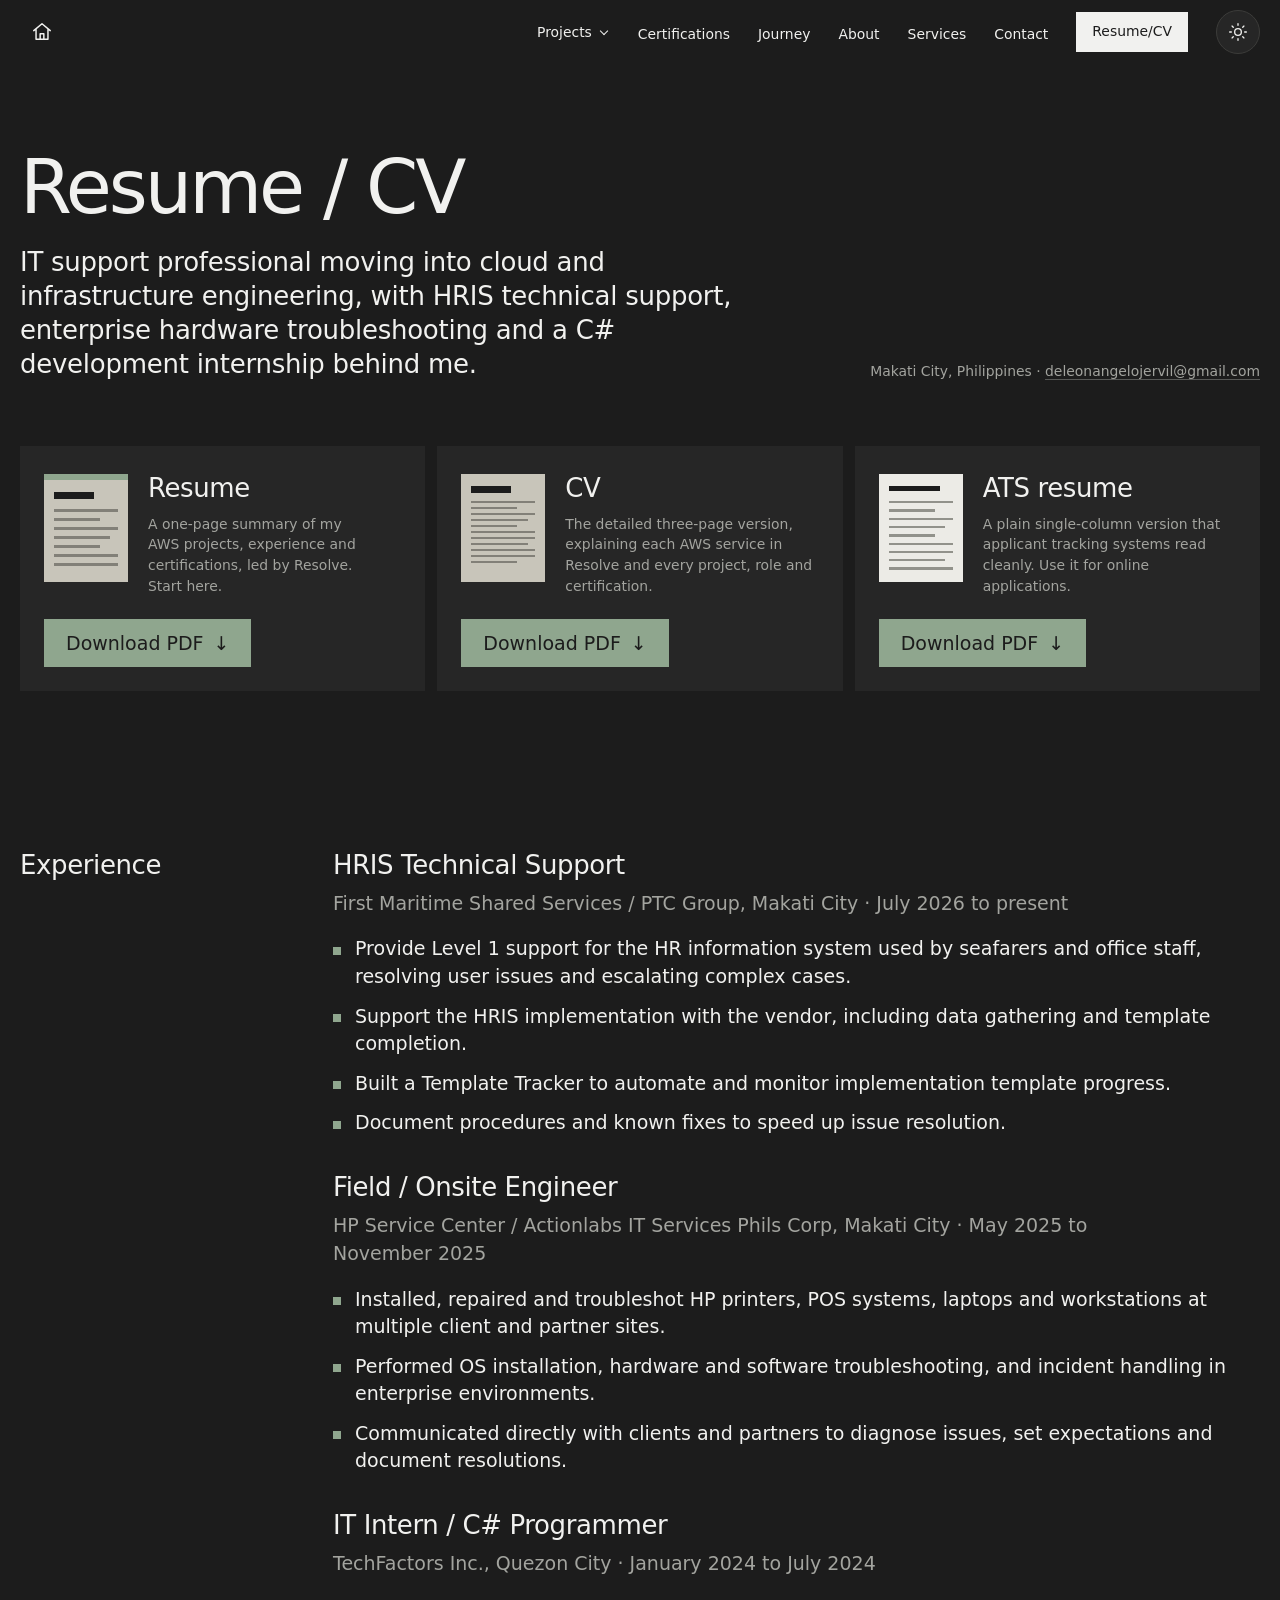
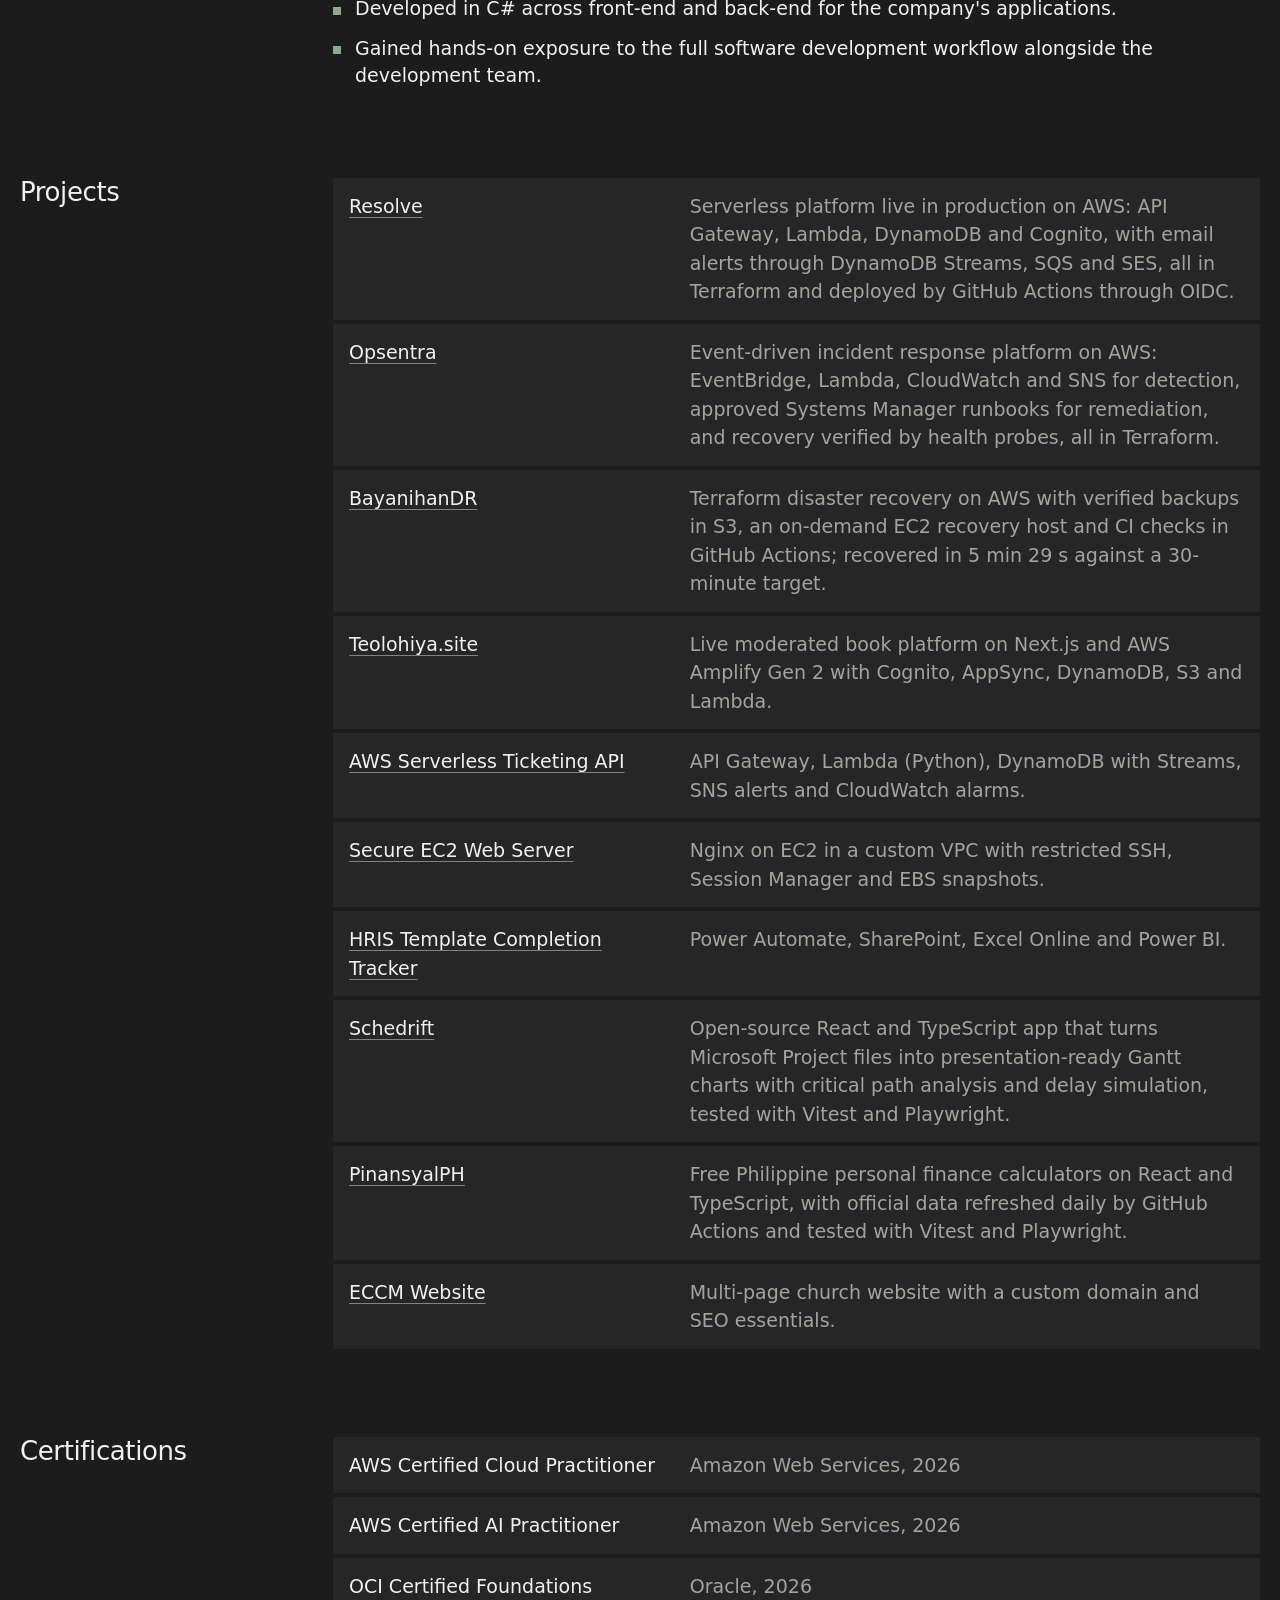
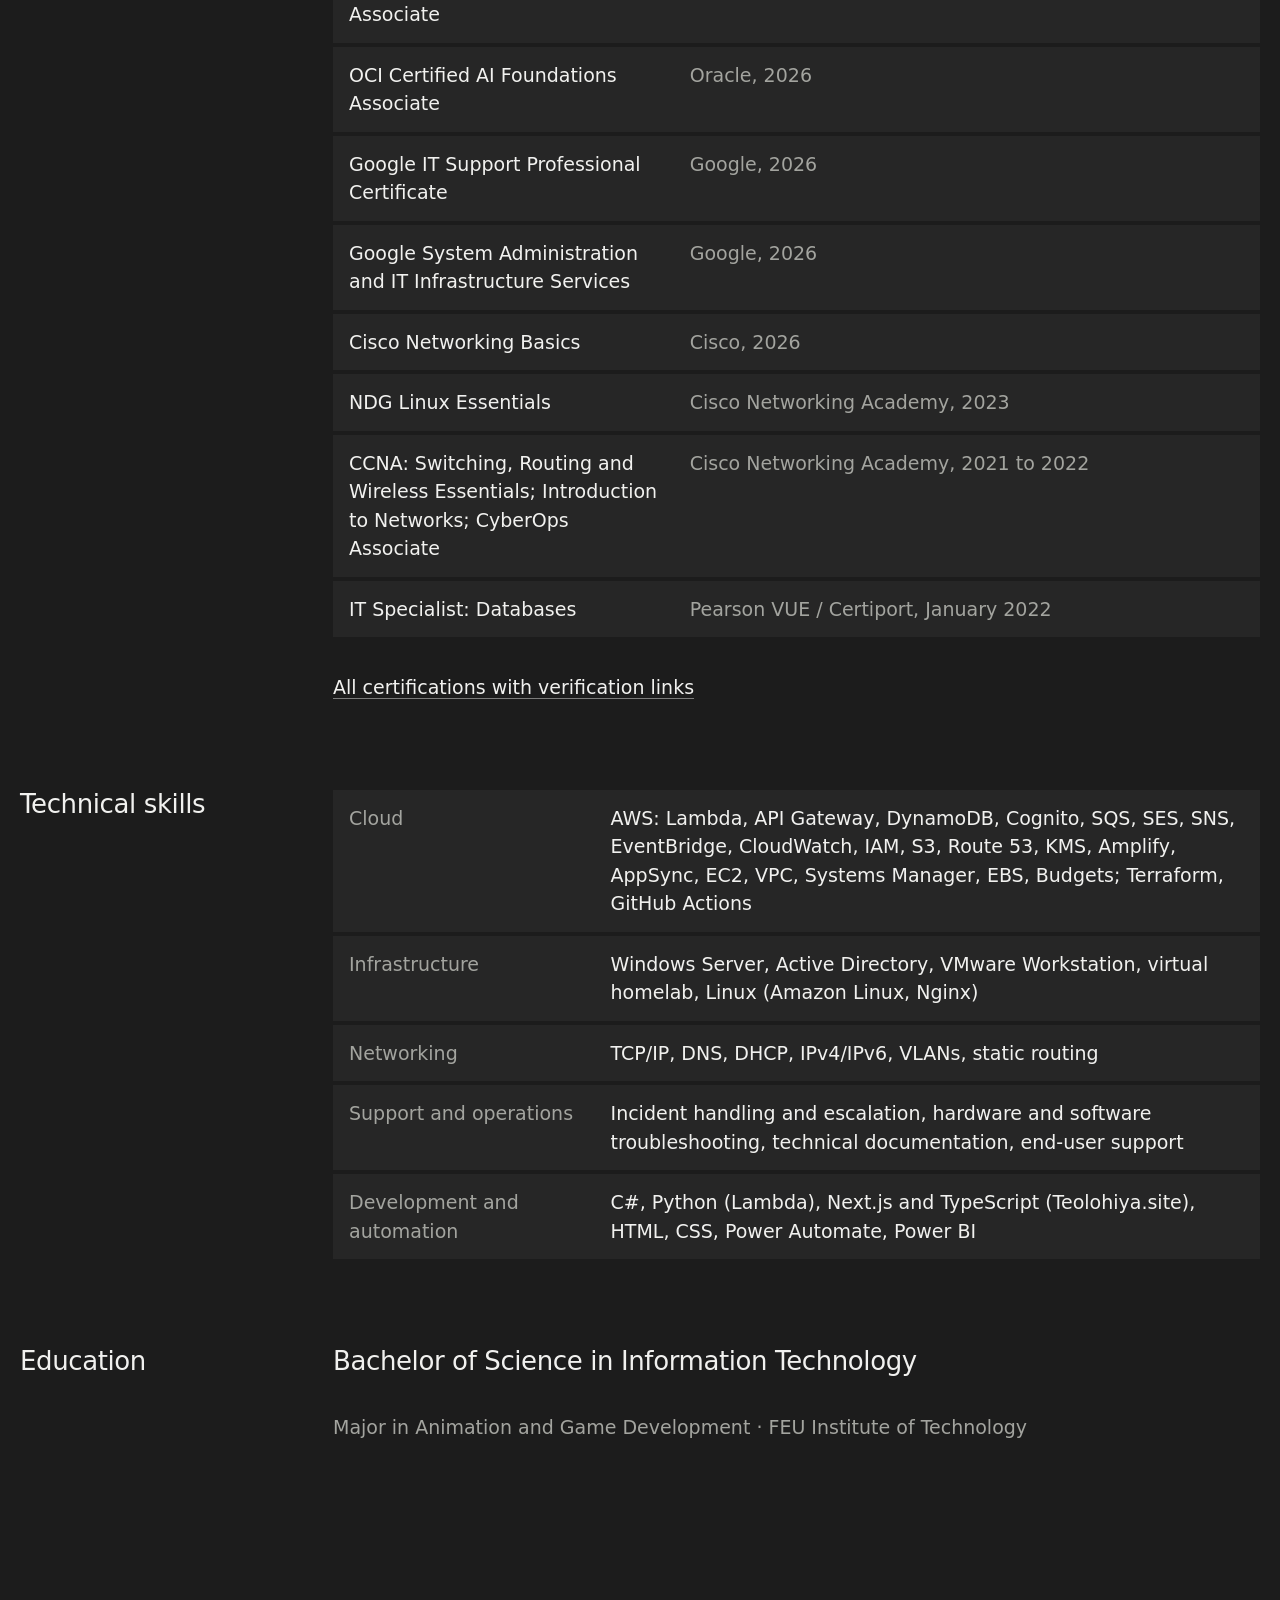
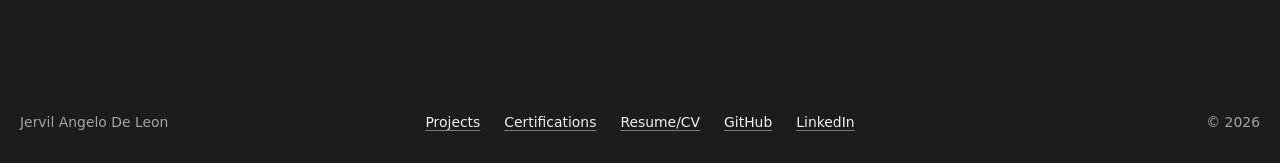
<file: resume.html>
<!DOCTYPE html>
<html lang="en">
<head>
<meta charset="utf-8">
<meta name="viewport" content="width=device-width, initial-scale=1">
<title>Resume / CV | Jervil Angelo De Leon, HRIS Technical Support and AWS Certified</title>
<meta name="description" content="Resume of Jervil Angelo De Leon: HRIS Technical Support, onsite IT engineering, C# internship, AWS projects, cloud certifications and technical skills. Downloadable PDF.">
<meta name="author" content="Jervil Angelo De Leon">
<meta name="theme-color" content="#1c1c1c">
<script src="js/theme.js?v=1"></script>
<link rel="canonical" href="https://jervilangelo.online/resume">
<meta property="og:type" content="website">
<meta property="og:url" content="https://jervilangelo.online/resume">
<meta property="og:site_name" content="Jervil Angelo De Leon">
<meta property="og:title" content="Resume | Jervil Angelo De Leon, HRIS Technical Support and AWS Certified">
<meta property="og:description" content="Resume of Jervil Angelo De Leon: HRIS Technical Support, onsite IT engineering, C# internship, AWS projects, cloud certifications and technical skills. Downloadable PDF.">
<meta property="og:image" content="https://jervilangelo.online/img/og-cover.jpg">
<meta name="twitter:card" content="summary_large_image">
<link rel="icon" href="img/favicon.svg" type="image/svg+xml">
<link rel="preconnect" href="https://api.fontshare.com">
<link rel="preconnect" href="https://cdn.fontshare.com" crossorigin>
<link href="https://api.fontshare.com/v2/css?f[]=clash-grotesk@400,500&display=swap" rel="stylesheet">
<link rel="stylesheet" href="css/main.css?v=projects-about">
<link rel="stylesheet" href="css/pages.css?v=20261126-theme">
<script>document.documentElement.classList.add("js")</script>
<script type="application/ld+json">
{
  "@context": "https://schema.org",
  "@type": "Person",
  "name": "Jervil Angelo De Leon",
  "url": "https://jervilangelo.online/",
  "jobTitle": "HRIS Technical Support",
  "address": {"@type": "PostalAddress", "addressLocality": "Makati", "addressCountry": "PH"},
  "alumniOf": "FEU Institute of Technology",
  "knowsAbout": ["Amazon Web Services", "Serverless architecture", "Cloud infrastructure", "Networking", "Automation", "Technical support"],
  "sameAs": ["https://www.linkedin.com/in/jervilangelo/", "https://github.com/jervilangelo"]
}
</script>
</head>
<body>
<a class="skip" href="#main">Skip to content</a>
<div class="progress" id="progress" aria-hidden="true"></div>

<header class="nav" id="nav">
  <a class="nav-home" href="./" aria-label="Home">
    <svg viewBox="0 0 24 24" width="22" height="22" fill="none" stroke="currentColor" stroke-width="1.6" stroke-linecap="round" stroke-linejoin="round" aria-hidden="true" focusable="false"><path d="M3 10.5 12 3l9 7.5M5.5 9v11h13V9M10 20v-6h4v6"/></svg>
  </a>
  <div class="nav-right">
    <button class="menu-toggle" type="button" aria-expanded="false" aria-controls="nav-links">Menu</button>
    <ul class="nav-links" id="nav-links">
      <li><a data-projects-link href="projects">Projects</a></li>
      <li><a href="certifications">Certifications</a></li>
      <li><a href="journey">Journey</a></li>
      <li><a href="about">About</a></li>
      <li><a href="services">Services</a></li>
      <li><a href="contact">Contact</a></li>
    </ul>
    <a class="btn" href="resume" aria-current="page">Resume/CV</a>
    <button class="theme-toggle" type="button" aria-label="Switch to light mode" hidden>
      <svg class="theme-sun" width="20" height="20" viewBox="0 0 24 24" fill="none" stroke="currentColor" stroke-width="1.6" stroke-linecap="round" aria-hidden="true" focusable="false"><circle cx="12" cy="12" r="4"/><path d="M12 2v2m0 16v2M2 12h2m16 0h2M4.9 4.9l1.4 1.4m11.4 11.4 1.4 1.4m0-14.2-1.4 1.4M6.3 17.7l-1.4 1.4"/></svg>
      <svg class="theme-moon" width="20" height="20" viewBox="0 0 24 24" fill="none" stroke="currentColor" stroke-width="1.6" stroke-linecap="round" stroke-linejoin="round" aria-hidden="true" focusable="false"><path d="M20.7 15.2A8.9 8.9 0 0 1 8.8 3.3 9 9 0 1 0 20.7 15.2Z"/></svg>
    </button>
  </div>
</header>

<main id="main">

<section class="frame page-head" aria-labelledby="page-title">
  <div class="grid">
    <div class="page-head-text">
      <h1 id="page-title">Resume / CV</h1>
      <p class="lead">IT support professional moving into cloud and infrastructure engineering, with HRIS technical support, enterprise hardware troubleshooting and a C# development internship behind me.</p>
    </div>
    <div class="page-head-side">
      <p class="small muted">Makati City, Philippines · <a class="link" href="mailto:deleonangelojervil@gmail.com">deleonangelojervil@gmail.com</a></p>
    </div>
  </div>
</section>

<section class="frame docs" aria-label="Download my resume, CV or ATS resume">
  <div class="docs-grid" data-reveal>
    <article class="doc doc--resume">
      <div class="doc-sheet" aria-hidden="true"><b></b><i></i><i></i><i></i><i></i><i></i><i></i><i></i></div>
      <div class="doc-text">
        <h2 class="h3">Resume</h2>
        <p class="small muted">A one-page summary of my AWS projects, experience and certifications, led by Resolve. Start here.</p>
      </div>
      <div class="doc-actions">
        <a class="btn dl-btn" href="output/resume/Professional-Resume.pdf" download="Jervil-Angelo-De-Leon-Resume.pdf" data-dl><span class="dl-fill" aria-hidden="true"></span><span class="dl-label">Download PDF</span><span class="dl-icon" aria-hidden="true">↓</span></a>
      </div>
    </article>
    <article class="doc doc--cv">
      <div class="doc-sheet" aria-hidden="true"><b></b><i></i><i></i><i></i><i></i><i></i><i></i><i></i><i></i><i></i><i></i><i></i></div>
      <div class="doc-text">
        <h2 class="h3">CV</h2>
        <p class="small muted">The detailed three-page version, explaining each AWS service in Resolve and every project, role and certification.</p>
      </div>
      <div class="doc-actions">
        <a class="btn dl-btn" href="output/resume/Comprehensive-CV.pdf" download="Jervil-Angelo-De-Leon-CV.pdf" data-dl><span class="dl-fill" aria-hidden="true"></span><span class="dl-label">Download PDF</span><span class="dl-icon" aria-hidden="true">↓</span></a>      </div>
    </article>
    <article class="doc doc--ats">
      <div class="doc-sheet" aria-hidden="true"><b></b><i></i><i></i><i></i><i></i><i></i><i></i><i></i><i></i><i></i></div>
      <div class="doc-text">
        <h2 class="h3">ATS resume</h2>
        <p class="small muted">A plain single-column version that applicant tracking systems read cleanly. Use it for online applications.</p>
      </div>
      <div class="doc-actions">
        <a class="btn dl-btn" href="output/resume/ATS-Optimized-Resume.pdf" download="Jervil-Angelo-De-Leon-ATS-Resume.pdf" data-dl><span class="dl-fill" aria-hidden="true"></span><span class="dl-label">Download PDF</span><span class="dl-icon" aria-hidden="true">↓</span></a>      </div>
    </article>
  </div>
</section>

<section class="section frame cv" aria-label="Resume details">
  <div class="cv-row" data-reveal>
    <h2 class="cv-label">Experience</h2>
    <div class="cv-content">
      <article class="cv-job">
        <h3>HRIS Technical Support</h3>
        <p class="muted">First Maritime Shared Services / PTC Group, Makati City · July 2026 to present</p>
        <ul class="points">
          <li>Provide Level 1 support for the HR information system used by seafarers and office staff, resolving user issues and escalating complex cases.</li>
          <li>Support the HRIS implementation with the vendor, including data gathering and template completion.</li>
          <li>Built a Template Tracker to automate and monitor implementation template progress.</li>
          <li>Document procedures and known fixes to speed up issue resolution.</li>
        </ul>
      </article>
      <article class="cv-job">
        <h3>Field / Onsite Engineer</h3>
        <p class="muted">HP Service Center / Actionlabs IT Services Phils Corp, Makati City · May 2025 to November 2025</p>
        <ul class="points">
          <li>Installed, repaired and troubleshot HP printers, POS systems, laptops and workstations at multiple client and partner sites.</li>
          <li>Performed OS installation, hardware and software troubleshooting, and incident handling in enterprise environments.</li>
          <li>Communicated directly with clients and partners to diagnose issues, set expectations and document resolutions.</li>
        </ul>
      </article>
      <article class="cv-job">
        <h3>IT Intern / C# Programmer</h3>
        <p class="muted">TechFactors Inc., Quezon City · January 2024 to July 2024</p>
        <ul class="points">
          <li>Developed in C# across front-end and back-end for the company's applications.</li>
          <li>Gained hands-on exposure to the full software development workflow alongside the development team.</li>
        </ul>
      </article>
    </div>
  </div>

  <div class="cv-row" data-reveal>
    <h2 class="cv-label">Projects</h2>
    <div class="cv-content">
      <ul class="cv-list">
        <li><a class="link" href="projects#p-resolve">Resolve</a><span>Serverless platform live in production on AWS: API Gateway, Lambda, DynamoDB and Cognito, with email alerts through DynamoDB Streams, SQS and SES, all in Terraform and deployed by GitHub Actions through OIDC.</span></li>
        <li><a class="link" href="projects#p-opsentra">Opsentra</a><span>Event-driven incident response platform on AWS: EventBridge, Lambda, CloudWatch and SNS for detection, approved Systems Manager runbooks for remediation, and recovery verified by health probes, all in Terraform.</span></li>
        <li><a class="link" href="projects#p-bayanihandr">BayanihanDR</a><span>Terraform disaster recovery on AWS with verified backups in S3, an on-demand EC2 recovery host and CI checks in GitHub Actions; recovered in 5 min 29 s against a 30-minute target.</span></li>
        <li><a class="link" href="teolohiya-case-study">Teolohiya.site</a><span>Live moderated book platform on Next.js and AWS Amplify Gen 2 with Cognito, AppSync, DynamoDB, S3 and Lambda.</span></li>
        <li><a class="link" href="projects#p-ticketing">AWS Serverless Ticketing API</a><span>API Gateway, Lambda (Python), DynamoDB with Streams, SNS alerts and CloudWatch alarms.</span></li>
        <li><a class="link" href="projects#p-ec2">Secure EC2 Web Server</a><span>Nginx on EC2 in a custom VPC with restricted SSH, Session Manager and EBS snapshots.</span></li>
        <li><a class="link" href="projects#p-hris">HRIS Template Completion Tracker</a><span>Power Automate, SharePoint, Excel Online and Power BI.</span></li>
        <li><a class="link" href="projects#p-schedrift">Schedrift</a><span>Open-source React and TypeScript app that turns Microsoft Project files into presentation-ready Gantt charts with critical path analysis and delay simulation, tested with Vitest and Playwright.</span></li>
        <li><a class="link" href="projects#p-pinansyalph">PinansyalPH</a><span>Free Philippine personal finance calculators on React and TypeScript, with official data refreshed daily by GitHub Actions and tested with Vitest and Playwright.</span></li>
        <li><a class="link" href="projects#p-eccm">ECCM Website</a><span>Multi-page church website with a custom domain and SEO essentials.</span></li>
      </ul>
    </div>
  </div>

  <div class="cv-row" data-reveal>
    <h2 class="cv-label">Certifications</h2>
    <div class="cv-content">
      <ul class="cv-list cv-certs">
        <li><b>AWS Certified Cloud Practitioner</b><span>Amazon Web Services, 2026</span></li>
        <li><b>AWS Certified AI Practitioner</b><span>Amazon Web Services, 2026</span></li>
        <li><b>OCI Certified Foundations Associate</b><span>Oracle, 2026</span></li>
        <li><b>OCI Certified AI Foundations Associate</b><span>Oracle, 2026</span></li>
        <li><b>Google IT Support Professional Certificate</b><span>Google, 2026</span></li>
        <li><b>Google System Administration and IT Infrastructure Services</b><span>Google, 2026</span></li>
        <li><b>Cisco Networking Basics</b><span>Cisco, 2026</span></li>
        <li><b>NDG Linux Essentials</b><span>Cisco Networking Academy, 2023</span></li>
        <li><b>CCNA: Switching, Routing and Wireless Essentials; Introduction to Networks; CyberOps Associate</b><span>Cisco Networking Academy, 2021 to 2022</span></li>
        <li><b>IT Specialist: Databases</b><span>Pearson VUE / Certiport, January 2022</span></li>
      </ul>
      <a class="link" href="certifications">All certifications with verification links</a>
    </div>
  </div>

  <div class="cv-row" data-reveal>
    <h2 class="cv-label">Technical skills</h2>
    <div class="cv-content">
      <dl class="cv-skills">
        <div><dt>Cloud</dt><dd>AWS: Lambda, API Gateway, DynamoDB, Cognito, SQS, SES, SNS, EventBridge, CloudWatch, IAM, S3, Route 53, KMS, Amplify, AppSync, EC2, VPC, Systems Manager, EBS, Budgets; Terraform, GitHub Actions</dd></div>
        <div><dt>Infrastructure</dt><dd>Windows Server, Active Directory, VMware Workstation, virtual homelab, Linux (Amazon Linux, Nginx)</dd></div>
        <div><dt>Networking</dt><dd>TCP/IP, DNS, DHCP, IPv4/IPv6, VLANs, static routing</dd></div>
        <div><dt>Support and operations</dt><dd>Incident handling and escalation, hardware and software troubleshooting, technical documentation, end-user support</dd></div>
        <div><dt>Development and automation</dt><dd>C#, Python (Lambda), Next.js and TypeScript (Teolohiya.site), HTML, CSS, Power Automate, Power BI</dd></div>
      </dl>
    </div>
  </div>

  <div class="cv-row" data-reveal>
    <h2 class="cv-label">Education</h2>
    <div class="cv-content">
      <h3>Bachelor of Science in Information Technology</h3>
      <p class="muted">Major in Animation and Game Development · FEU Institute of Technology</p>
    </div>
  </div>
</section>

</main>

<footer class="foot">
  <span class="muted">Jervil Angelo De Leon</span>
  <ul class="foot-links">
    <li><a class="link" href="projects">Projects</a></li>
    <li><a class="link" href="certifications">Certifications</a></li>
    <li><a class="link" href="resume">Resume/CV</a></li>
    <li><a class="link" href="https://github.com/jervilangelo" target="_blank" rel="noopener">GitHub</a></li>
    <li><a class="link" href="https://www.linkedin.com/in/jervilangelo/" target="_blank" rel="noopener">LinkedIn</a></li>
  </ul>
  <span class="muted">© <span data-year>2026</span></span>
</footer>

<script src="js/main.js?v=projects-about" defer></script>
<script src="js/download-fx.js?v=20261105a" defer></script>
</body>
</html>
</file>
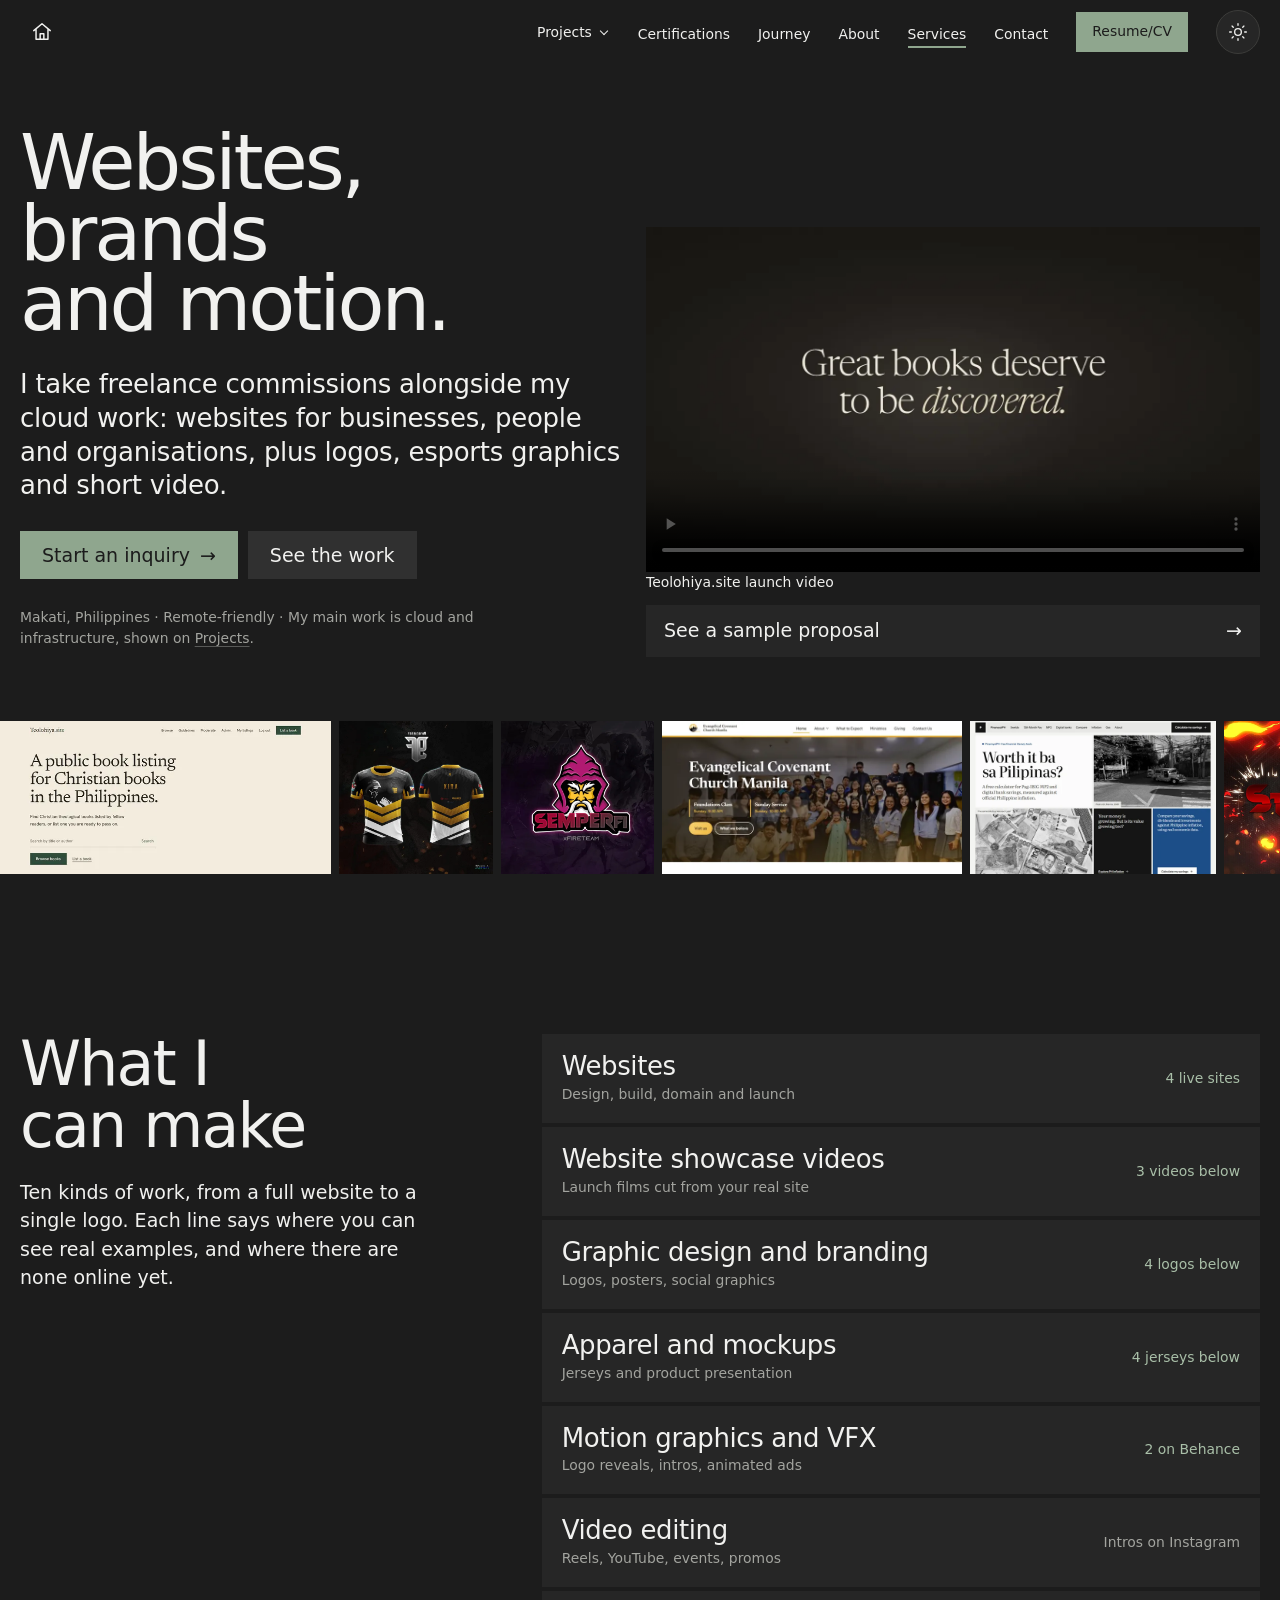
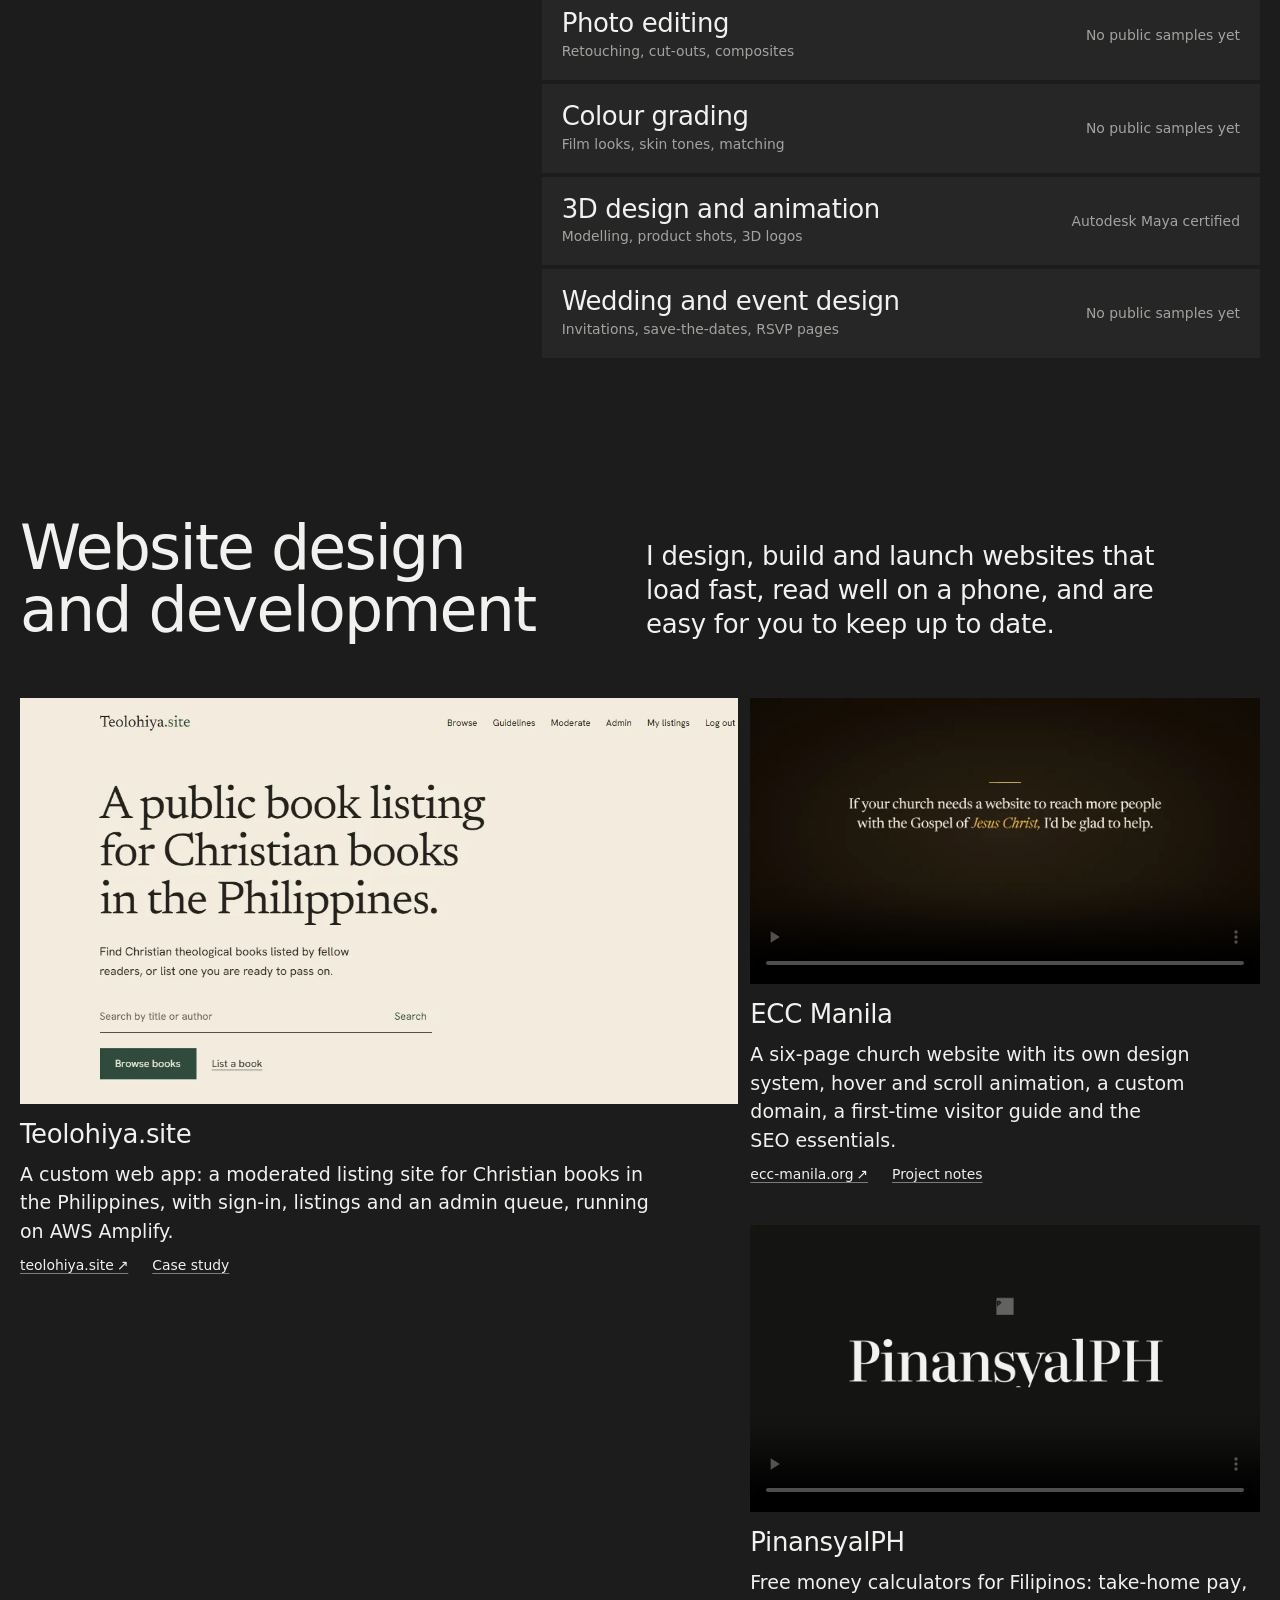
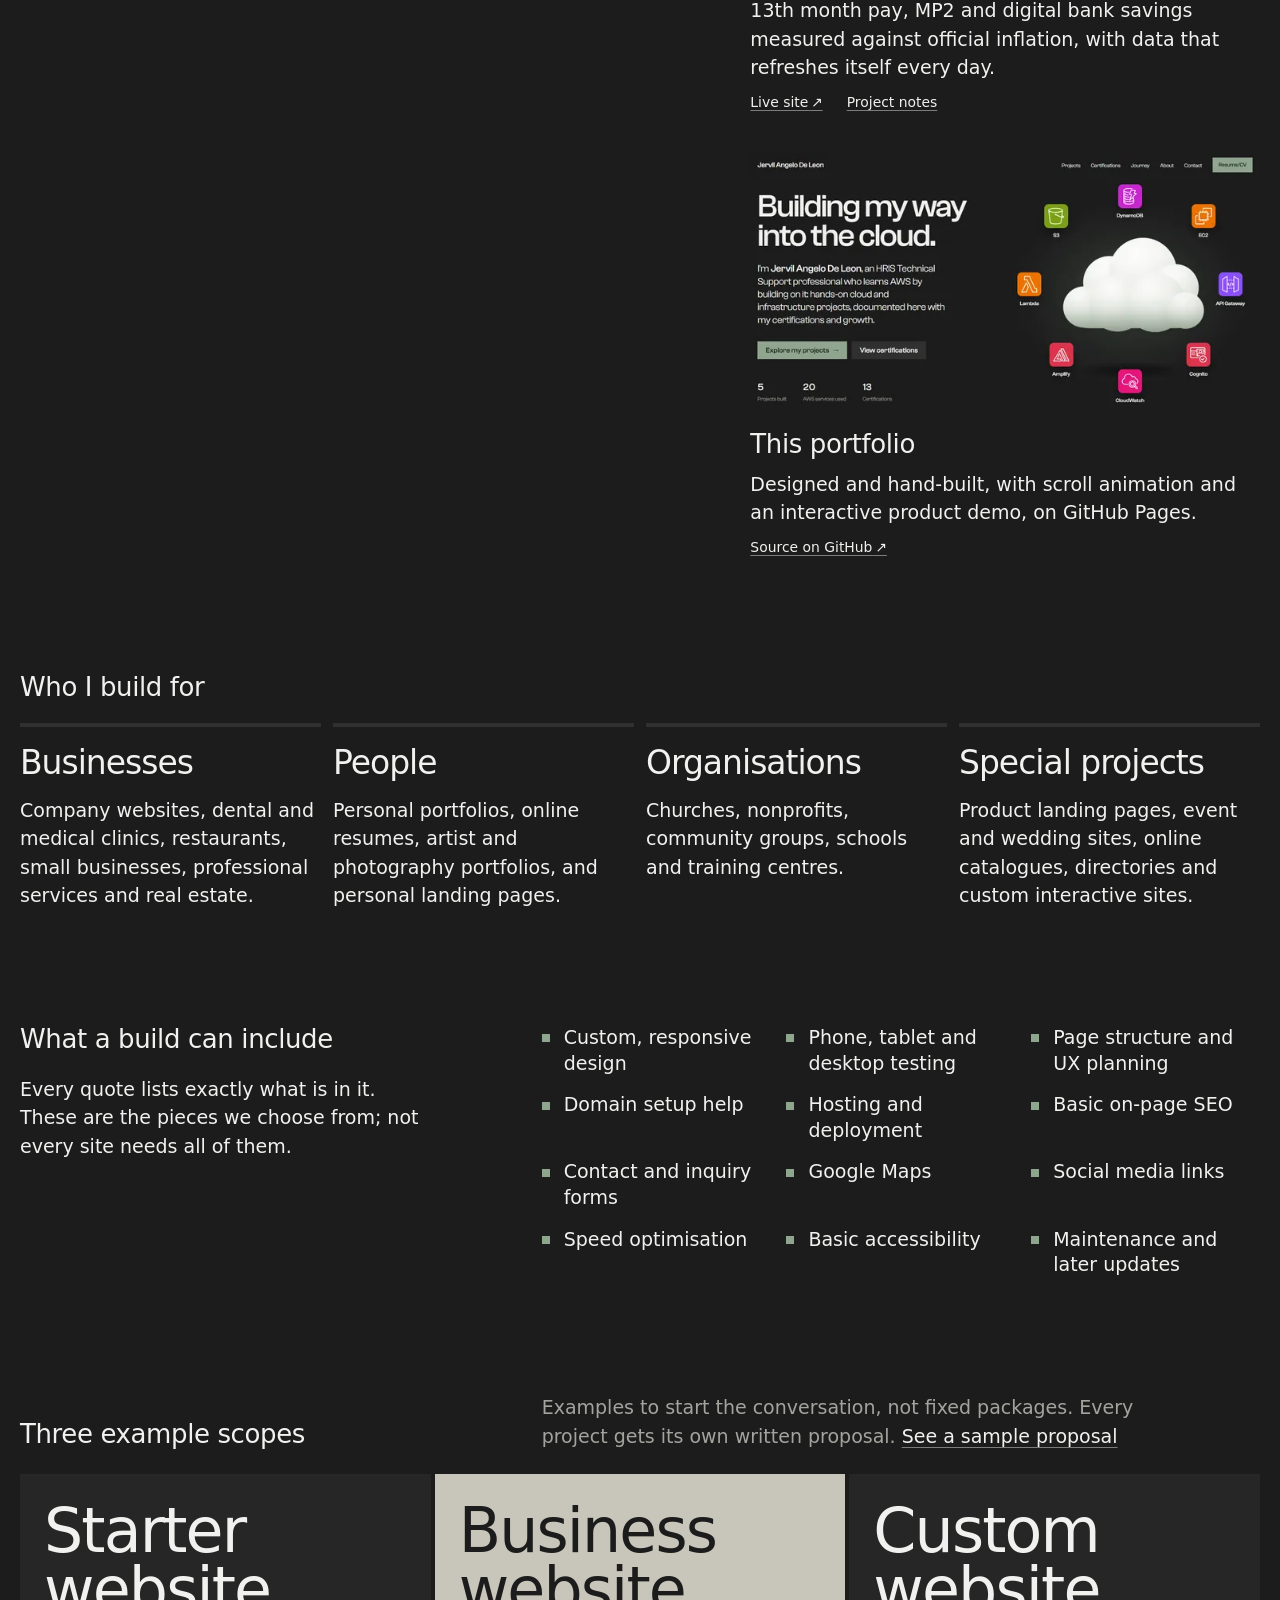
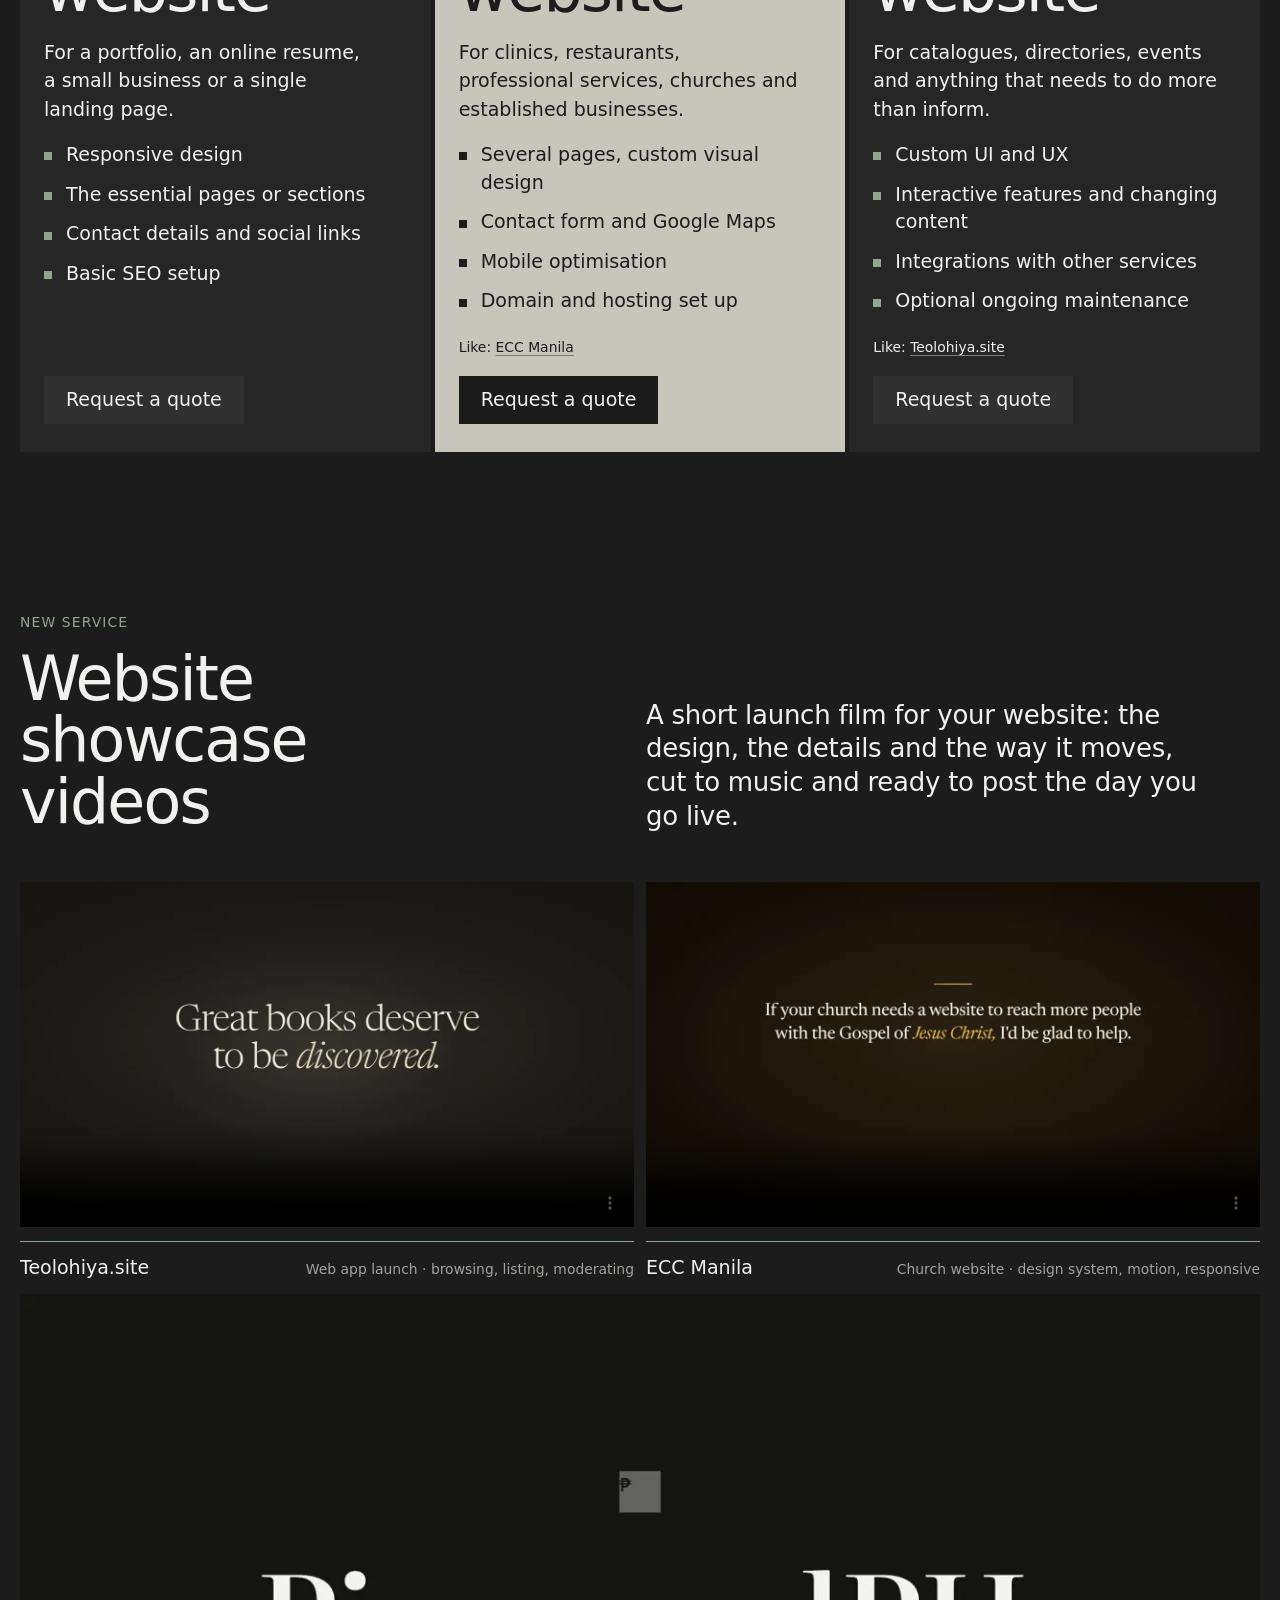
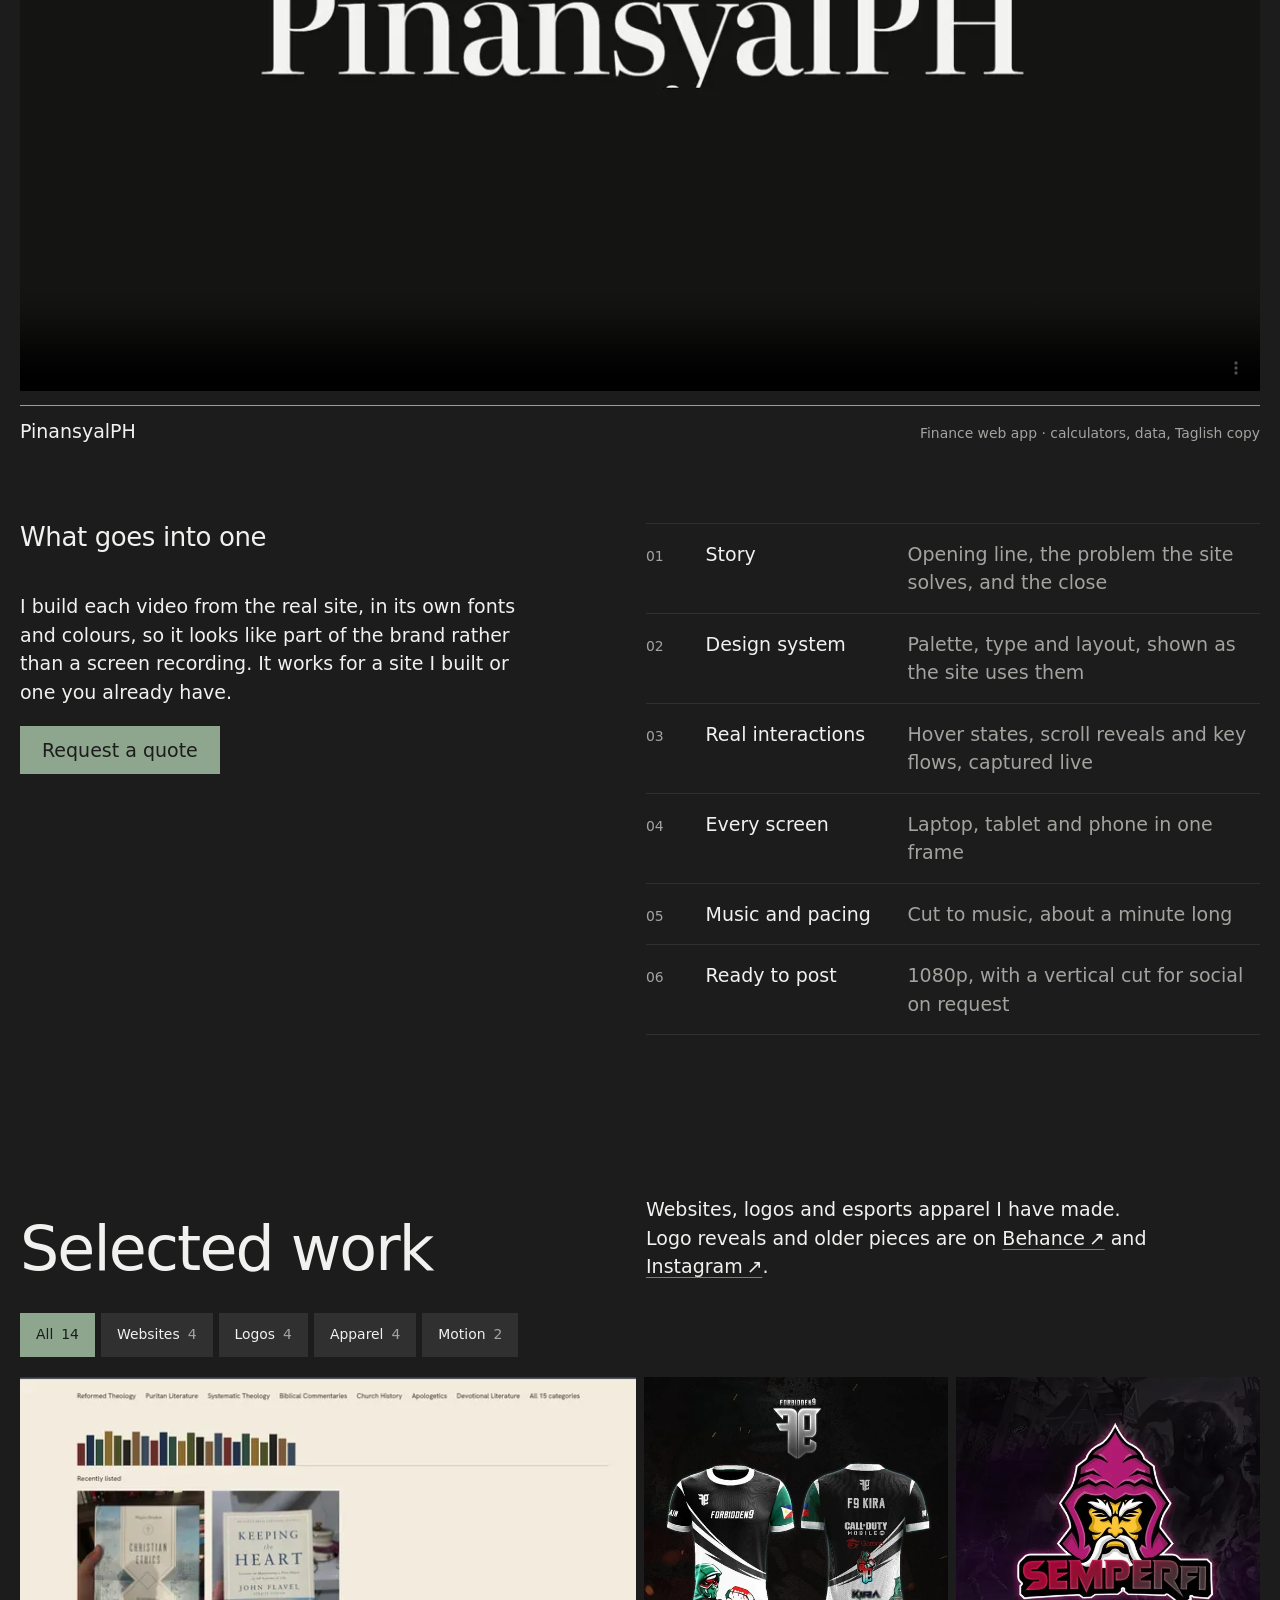
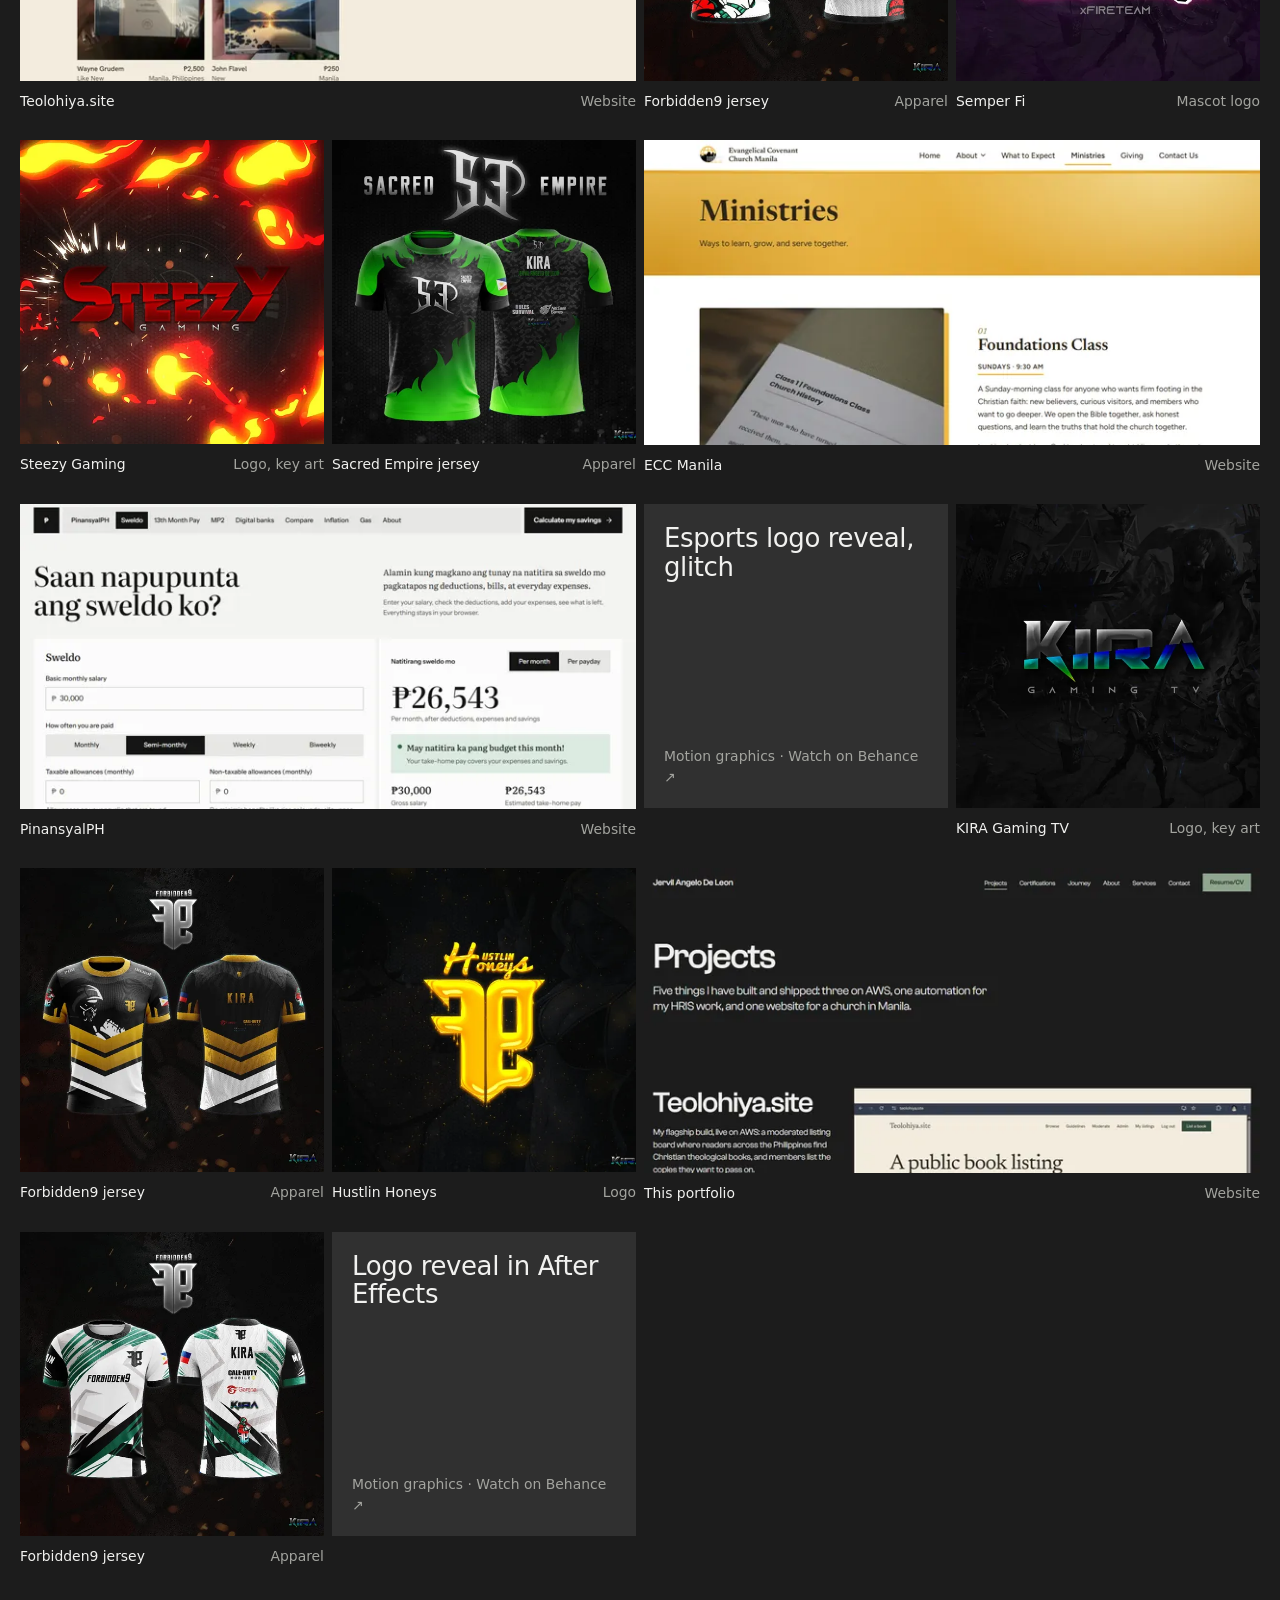
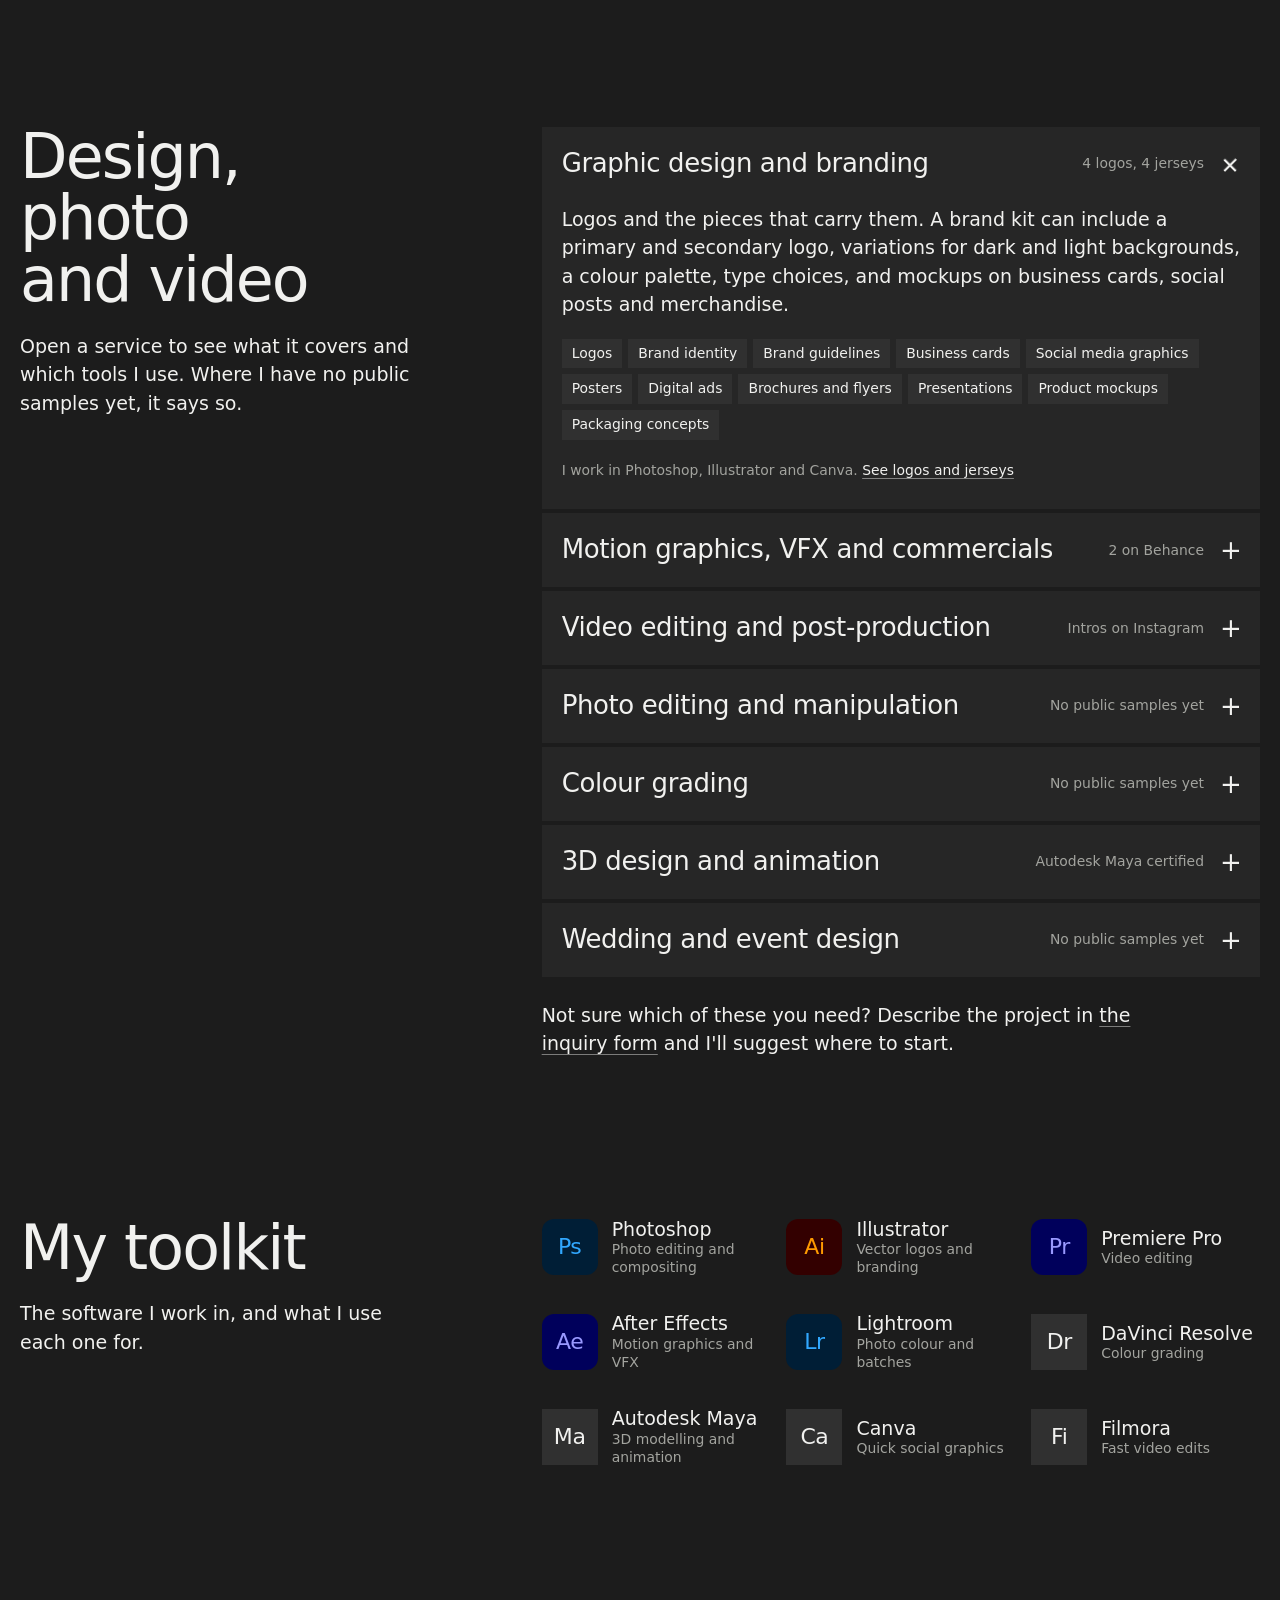
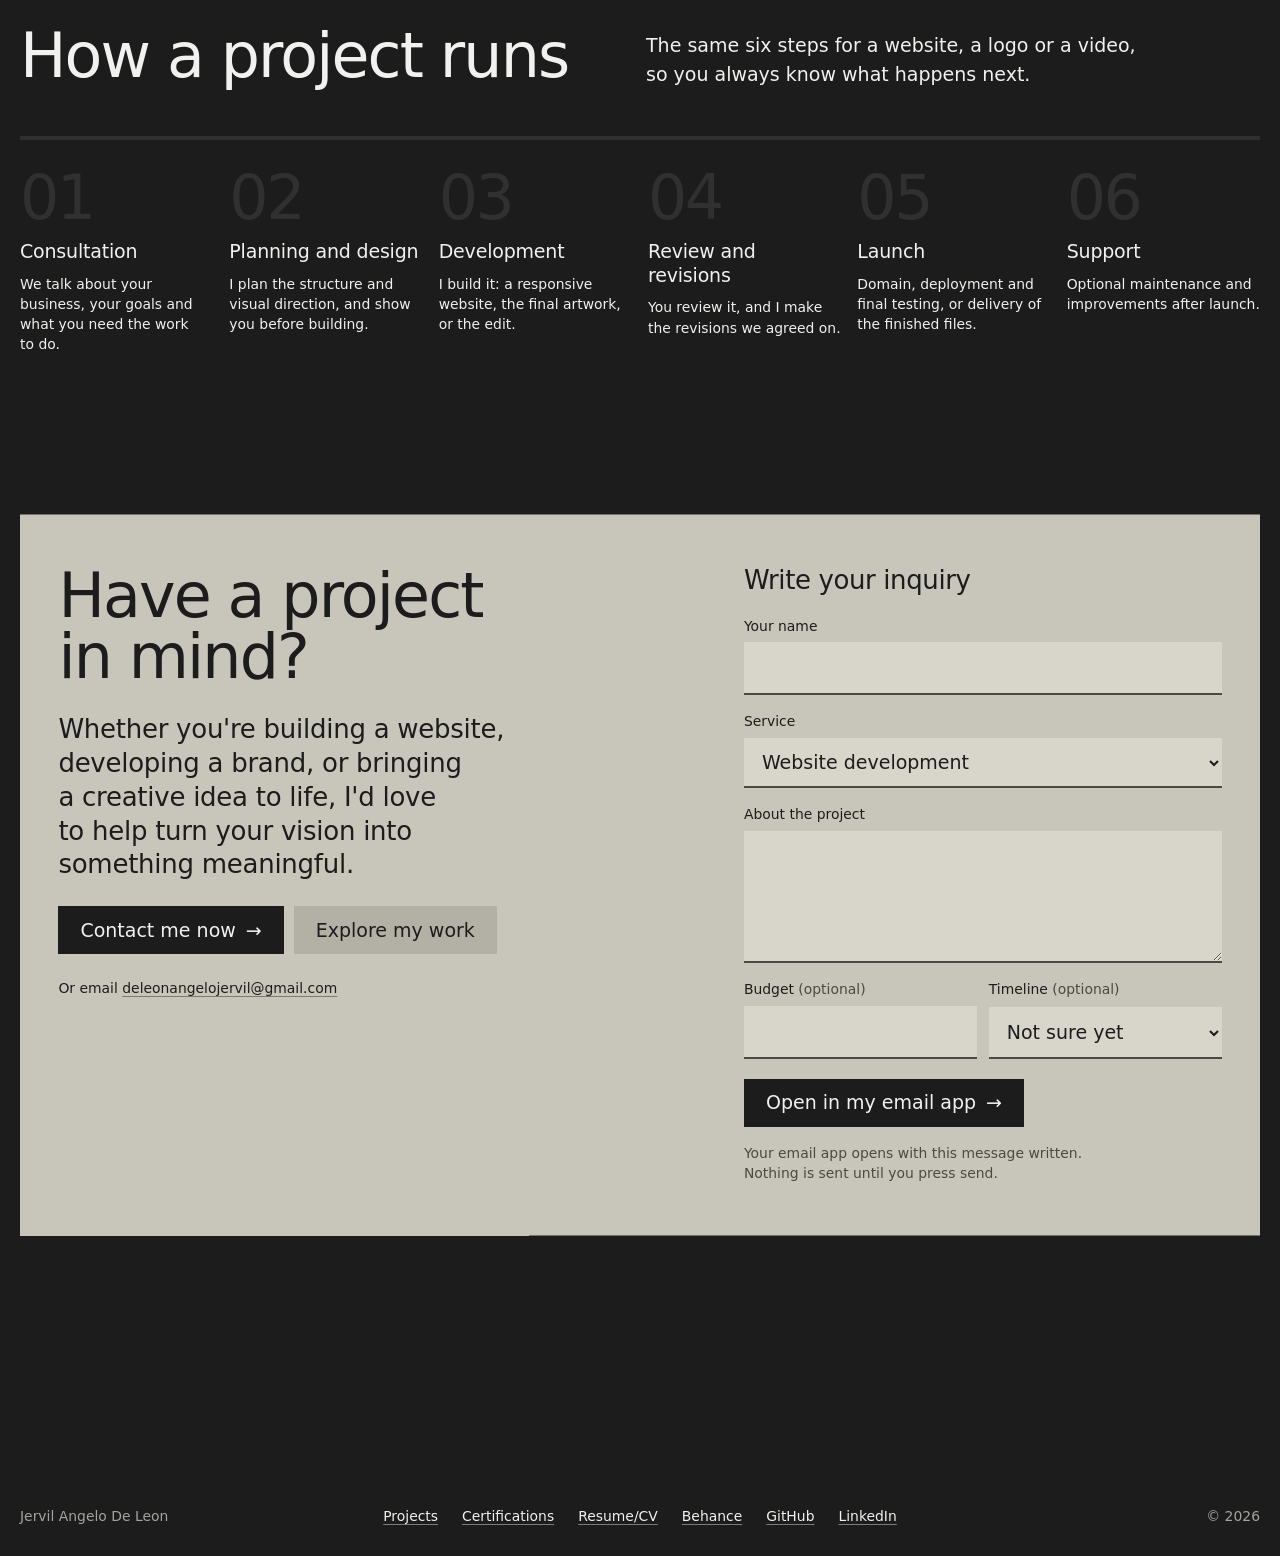
<file: services.html>
<!DOCTYPE html>
<html lang="en">
<head>
<meta charset="utf-8">
<meta name="viewport" content="width=device-width, initial-scale=1">
<title>Services | Jervil Angelo De Leon</title>
<meta name="description" content="Freelance website design and development, branding, esports graphics, video and motion work by Jervil Angelo De Leon, a cloud and IT professional in Makati, Philippines.">
<meta name="author" content="Jervil Angelo De Leon">
<meta name="theme-color" content="#1c1c1c">
<script src="js/theme.js?v=1"></script>
<link rel="canonical" href="https://jervilangelo.online/services">
<meta property="og:type" content="website">
<meta property="og:url" content="https://jervilangelo.online/services">
<meta property="og:site_name" content="Jervil Angelo De Leon">
<meta property="og:title" content="Services | Jervil Angelo De Leon">
<meta property="og:description" content="Websites for businesses, people and organisations, plus branding, esports graphics and motion work. Request a quote.">
<meta property="og:image" content="https://jervilangelo.online/img/og-cover.jpg">
<meta name="twitter:card" content="summary_large_image">
<link rel="icon" href="img/favicon.svg" type="image/svg+xml">
<link rel="preconnect" href="https://api.fontshare.com">
<link rel="preconnect" href="https://cdn.fontshare.com" crossorigin>
<link href="https://api.fontshare.com/v2/css?f[]=clash-grotesk@400,500&display=swap" rel="stylesheet">
<link rel="stylesheet" href="css/main.css?v=projects-about">
<link rel="stylesheet" href="css/pages.css?v=20261126-theme">
<link rel="stylesheet" href="css/services.css?v=20261126-theme">
<link rel="preconnect" href="https://fonts.googleapis.com">
<link rel="preconnect" href="https://fonts.gstatic.com" crossorigin>
<link href="https://fonts.googleapis.com/css2?family=Hanken+Grotesk:wght@400;500&family=Newsreader:opsz@6..72&display=swap" rel="stylesheet">
<script>document.documentElement.classList.add("js")</script>
<script type="application/ld+json">
{
  "@context": "https://schema.org",
  "@type": "Person",
  "name": "Jervil Angelo De Leon",
  "url": "https://jervilangelo.online/services",
  "address": {"@type": "PostalAddress", "addressLocality": "Makati", "addressCountry": "PH"},
  "makesOffer": [
    {"@type": "Offer", "itemOffered": {"@type": "Service", "name": "Website design and development"}},
    {"@type": "Offer", "itemOffered": {"@type": "Service", "name": "Graphic design and branding"}},
    {"@type": "Offer", "itemOffered": {"@type": "Service", "name": "Video editing and motion graphics"}}
  ],
  "sameAs": ["https://www.linkedin.com/in/jervilangelo/", "https://github.com/jervilangelo", "https://www.behance.net/jervilangelo_", "https://www.instagram.com/kiradrafts/"]
}
</script>
</head>
<body>
<a class="skip" href="#main">Skip to content</a>
<div class="progress" id="progress" aria-hidden="true"></div>

<header class="nav" id="nav">
  <a class="nav-home" href="./" aria-label="Home">
    <svg viewBox="0 0 24 24" width="22" height="22" fill="none" stroke="currentColor" stroke-width="1.6" stroke-linecap="round" stroke-linejoin="round" aria-hidden="true" focusable="false"><path d="M3 10.5 12 3l9 7.5M5.5 9v11h13V9M10 20v-6h4v6"/></svg>
  </a>
  <div class="nav-right">
    <button class="menu-toggle" type="button" aria-expanded="false" aria-controls="nav-links">Menu</button>
    <ul class="nav-links" id="nav-links">
      <li><a data-projects-link href="projects">Projects</a></li>
      <li><a href="certifications">Certifications</a></li>
      <li><a href="journey">Journey</a></li>
      <li><a href="about">About</a></li>
      <li><a href="services" aria-current="page">Services</a></li>
      <li><a href="contact">Contact</a></li>
    </ul>
    <a class="btn" href="resume">Resume/CV</a>
    <button class="theme-toggle" type="button" aria-label="Switch to light mode" hidden>
      <svg class="theme-sun" width="20" height="20" viewBox="0 0 24 24" fill="none" stroke="currentColor" stroke-width="1.6" stroke-linecap="round" aria-hidden="true" focusable="false"><circle cx="12" cy="12" r="4"/><path d="M12 2v2m0 16v2M2 12h2m16 0h2M4.9 4.9l1.4 1.4m11.4 11.4 1.4 1.4m0-14.2-1.4 1.4M6.3 17.7l-1.4 1.4"/></svg>
      <svg class="theme-moon" width="20" height="20" viewBox="0 0 24 24" fill="none" stroke="currentColor" stroke-width="1.6" stroke-linecap="round" stroke-linejoin="round" aria-hidden="true" focusable="false"><path d="M20.7 15.2A8.9 8.9 0 0 1 8.8 3.3 9 9 0 1 0 20.7 15.2Z"/></svg>
    </button>
  </div>
</header>

<main id="main">

<!-- ============ HERO: the offer, beside a real piece, over a reel of real work ============ -->
<section class="frame sv-hero" aria-labelledby="page-title">
  <div class="grid sv-hero-grid">
    <div class="sv-hero-text" data-reveal>
      <h1 class="page-h1" id="page-title">Websites, brands and motion.</h1>
      <p class="lead">I take freelance commissions alongside my cloud work: websites for businesses, people and organisations, plus logos, esports graphics and short video.</p>
      <div class="sv-hero-actions">
        <a class="btn" href="#inquire">Start an inquiry <span class="arrow" aria-hidden="true">→</span></a>
        <a class="btn btn--quiet" href="#work">See the work</a>
      </div>
      <p class="small muted sv-hero-note">Makati, Philippines · Remote-friendly · My main work is cloud and infrastructure, shown on <a class="link" href="projects">Projects</a>.</p>
    </div>
    <figure class="sv-hero-pic sv-hero-sim shutter-wrap">
      <div class="shutter" data-shutter><video class="autoplay" muted loop playsinline controls preload="metadata" poster="img/work/teo-brag-poster.webp" width="1920" height="1080" aria-label="Launch video for Teolohiya.site: browsing, listing and moderating Christian books"><source src="img/teolohiya-brag.mp4" type="video/mp4"></video></div>
      <figcaption class="small sv-sim-cap"><span>Teolohiya.site launch video</span></figcaption>
      <button class="sv-proposal-open" type="button" data-proposal>See a sample proposal <span class="arrow" aria-hidden="true">→</span></button>
    </figure>
  </div>

  <div class="reel" id="reel" role="region" aria-label="Recent work, scrolls sideways" tabindex="0">
    <ul class="reel-track">
      <li><img src="img/work/teo-home-s.webp" width="640" height="297" alt="Teolohiya.site homepage" loading="lazy"></li>
      <li><img src="img/work/cr-f9-jersey-gold-s.webp" width="560" height="560" alt="Forbidden9 jersey mockup in black and gold" loading="lazy"></li>
      <li><img src="img/work/cr-semperfi-s.webp" width="560" height="560" alt="Semper Fi mascot logo" loading="lazy"></li>
      <li><img src="img/work/eccm-home-s.webp" width="640" height="328" alt="ECC Manila website homepage" loading="lazy"></li>
      <li><img src="img/work/pph-home-s.webp" width="640" height="400" alt="PinansyalPH homepage" loading="lazy"></li>
      <li><img src="img/work/cr-steezy-s.webp" width="560" height="560" alt="Steezy Gaming logo with flame graphics" loading="lazy"></li>
      <li><img src="img/work/cr-f9-jersey-white-s.webp" width="560" height="560" alt="Forbidden9 jersey mockup in white and green" loading="lazy"></li>
      <li><img src="img/work/portfolio-home-s.webp" width="640" height="328" alt="This portfolio's homepage" loading="lazy"></li>
      <li><img src="img/work/cr-kira-gaming-s.webp" width="560" height="560" alt="KIRA Gaming TV logo" loading="lazy"></li>
      <li><img src="img/work/cr-f9-jersey-black-s.webp" width="560" height="560" alt="Forbidden9 jersey mockup in black, white and green" loading="lazy"></li>
    </ul>
  </div>
</section>

<!-- ============ INDEX: what I can make, and what proves it ============ -->
<section class="section frame sv-index" id="services" aria-labelledby="index-title">
  <div class="grid">
    <div class="sv-index-intro" data-reveal>
      <h2 class="h2" id="index-title">What I can make</h2>
      <p>Ten kinds of work, from a full website to a single logo. Each line says where you can see real examples, and where there are none online yet.</p>
    </div>
    <ul class="sv-index-list" data-reveal>
      <li><a href="#websites"><b>Websites</b><span>Design, build, domain and launch</span><em>4 live sites</em></a></li>
      <li><a href="#showcase"><b>Website showcase videos</b><span>Launch films cut from your real site</span><em>3 videos below</em></a></li>
      <li><a href="#branding"><b>Graphic design and branding</b><span>Logos, posters, social graphics</span><em>4 logos below</em></a></li>
      <li><a href="#work"><b>Apparel and mockups</b><span>Jerseys and product presentation</span><em>4 jerseys below</em></a></li>
      <li><a href="#motion"><b>Motion graphics and VFX</b><span>Logo reveals, intros, animated ads</span><em>2 on Behance</em></a></li>
      <li><a href="#video"><b>Video editing</b><span>Reels, YouTube, events, promos</span><em>Intros on Instagram</em></a></li>
      <li><a href="#photo"><b>Photo editing</b><span>Retouching, cut-outs, composites</span><em>No public samples yet</em></a></li>
      <li><a href="#grading"><b>Colour grading</b><span>Film looks, skin tones, matching</span><em>No public samples yet</em></a></li>
      <li><a href="#threed"><b>3D design and animation</b><span>Modelling, product shots, 3D logos</span><em>Autodesk Maya certified</em></a></li>
      <li><a href="#events"><b>Wedding and event design</b><span>Invitations, save-the-dates, RSVP pages</span><em>No public samples yet</em></a></li>
    </ul>
  </div>
</section>

<!-- ============ WEBSITES: the main offer ============ -->
<section class="section frame sv-web" id="websites" aria-labelledby="web-title">
  <div class="grid sv-web-head" data-reveal>
    <h2 class="h2" id="web-title">Website design and development</h2>
    <p class="lead">I design, build and launch websites that load fast, read well on a phone, and are easy for you to keep up to date.</p>
  </div>

  <div class="sv-web-cases">
    <article class="sv-case sv-case--lead" data-reveal>
      <button class="sv-case-pic zoom" type="button" data-full="img/work/teo-home-l.webp" aria-label="Enlarge: Teolohiya.site homepage"><img src="img/work/teo-home-s.webp" srcset="img/work/teo-home-s.webp 640w, img/work/teo-home-l.webp 1350w" sizes="(min-width: 901px) 58vw, 100vw" width="640" height="297" alt="Teolohiya.site homepage" loading="lazy"></button>
      <div class="sv-case-text">
        <h3 class="h3">Teolohiya.site</h3>
        <p>A custom web app: a moderated listing site for Christian books in the Philippines, with sign-in, listings and an admin queue, running on AWS Amplify.</p>
        <p class="sv-case-links"><a class="link ext" href="https://teolohiya.site" target="_blank" rel="noopener">teolohiya.site</a><a class="link" href="teolohiya-case-study">Case study</a></p>
      </div>
    </article>
    <article class="sv-case" data-reveal>
      <div class="sv-case-pic sv-case-video shutter-wrap"><div class="shutter" data-shutter><video class="autoplay" muted loop playsinline controls preload="metadata" poster="img/work/eccm-showcase-poster.webp" width="1920" height="1080" aria-label="Showcase video for the ECC Manila website"><source src="img/eccm-showcase.mp4" type="video/mp4"></video></div></div>
      <div class="sv-case-text">
        <h3 class="h3">ECC Manila</h3>
        <p>A six-page church website with its own design system, hover and scroll animation, a custom domain, a first-time visitor guide and the SEO essentials.</p>
        <p class="sv-case-links"><a class="link ext" href="https://ecc-manila.org/" target="_blank" rel="noopener">ecc-manila.org</a><a class="link" href="projects#p-eccm">Project notes</a></p>
      </div>
    </article>
    <article class="sv-case" data-reveal>
      <div class="sv-case-pic sv-case-video shutter-wrap"><div class="shutter" data-shutter><video class="autoplay" muted loop playsinline controls preload="metadata" poster="img/work/pph-showcase-poster.webp" width="1920" height="1080" aria-label="Showcase video for PinansyalPH"><source src="img/PinansyalPH-Showcase-Under25MB.mp4" type="video/mp4"></video></div></div>
      <div class="sv-case-text">
        <h3 class="h3">PinansyalPH</h3>
        <p>Free money calculators for Filipinos: take-home pay, 13th month pay, MP2 and digital bank savings measured against official inflation, with data that refreshes itself every day.</p>
        <p class="sv-case-links"><a class="link ext" href="https://jervilangelo.github.io/pinansyalph-v2/" target="_blank" rel="noopener">Live site</a><a class="link" href="projects#p-pinansyalph">Project notes</a></p>
      </div>
    </article>
    <article class="sv-case" data-reveal>
      <button class="sv-case-pic zoom" type="button" data-full="img/work/portfolio-home-l.webp" aria-label="Enlarge: this portfolio's homepage"><img src="img/work/portfolio-home-s.webp" width="640" height="328" alt="This portfolio's homepage" loading="lazy"></button>
      <div class="sv-case-text">
        <h3 class="h3">This portfolio</h3>
        <p>Designed and hand-built, with scroll animation and an interactive product demo, on GitHub Pages.</p>
        <p class="sv-case-links"><a class="link ext" href="https://github.com/jervilangelo/de-leon-portfolio" target="_blank" rel="noopener">Source on GitHub</a></p>
      </div>
    </article>
  </div>

  <div class="sv-kinds">
    <h3 class="h3 sv-sub">Who I build for</h3>
    <div class="sv-kinds-grid" data-reveal>
      <div>
        <h4>Businesses</h4>
        <p>Company websites, dental and medical clinics, restaurants, small businesses, professional services and real estate.</p>
      </div>
      <div>
        <h4>People</h4>
        <p>Personal portfolios, online resumes, artist and photography portfolios, and personal landing pages.</p>
      </div>
      <div>
        <h4>Organisations</h4>
        <p>Churches, nonprofits, community groups, schools and training centres.</p>
      </div>
      <div>
        <h4>Special projects</h4>
        <p>Product landing pages, event and wedding sites, online catalogues, directories and custom interactive sites.</p>
      </div>
    </div>
  </div>

  <div class="grid sv-include">
    <div class="sv-include-intro" data-reveal>
      <h3 class="h3 sv-sub">What a build can include</h3>
      <p>Every quote lists exactly what is in it. These are the pieces we choose from; not every site needs all of them.</p>
    </div>
    <ul class="sv-include-list" data-reveal>
      <li>Custom, responsive design</li>
      <li>Phone, tablet and desktop testing</li>
      <li>Page structure and UX planning</li>
      <li>Domain setup help</li>
      <li>Hosting and deployment</li>
      <li>Basic on-page SEO</li>
      <li>Contact and inquiry forms</li>
      <li>Google Maps</li>
      <li>Social media links</li>
      <li>Speed optimisation</li>
      <li>Basic accessibility</li>
      <li>Maintenance and later updates</li>
    </ul>
  </div>

  <div class="sv-scopes">
    <div class="sv-scopes-head" data-reveal>
      <h3 class="h3 sv-sub">Three example scopes</h3>
      <p class="muted">Examples to start the conversation, not fixed packages. Every project gets its own written proposal. <button class="link sv-inline-btn" type="button" data-proposal>See a sample proposal</button></p>
    </div>
    <ol class="sv-scope-list" data-reveal>
      <li class="sv-scope">
        <h4>Starter website</h4>
        <p class="sv-scope-for">For a portfolio, an online resume, a small business or a single landing page.</p>
        <ul class="points"><li>Responsive design</li><li>The essential pages or sections</li><li>Contact details and social links</li><li>Basic SEO setup</li></ul>
        <button class="btn btn--quiet sv-quote" type="button" data-service="Website development" data-scope="Starter website">Request a quote</button>
      </li>
      <li class="sv-scope sv-scope--mid">
        <h4>Business website</h4>
        <p class="sv-scope-for">For clinics, restaurants, professional services, churches and established businesses.</p>
        <ul class="points"><li>Several pages, custom visual design</li><li>Contact form and Google Maps</li><li>Mobile optimisation</li><li>Domain and hosting set up</li></ul>
        <p class="small sv-scope-ref">Like: <a class="link" href="#websites">ECC Manila</a></p>
        <button class="btn sv-quote" type="button" data-service="Website development" data-scope="Business website">Request a quote</button>
      </li>
      <li class="sv-scope">
        <h4>Custom website</h4>
        <p class="sv-scope-for">For catalogues, directories, events and anything that needs to do more than inform.</p>
        <ul class="points"><li>Custom UI and UX</li><li>Interactive features and changing content</li><li>Integrations with other services</li><li>Optional ongoing maintenance</li></ul>
        <p class="small sv-scope-ref">Like: <a class="link" href="#websites">Teolohiya.site</a></p>
        <button class="btn btn--quiet sv-quote" type="button" data-service="Website development" data-scope="Custom website">Request a quote</button>
      </li>
    </ol>
  </div>
</section>

<!-- ============ SHOWCASE VIDEOS: launch films for websites ============ -->
<section class="section frame sv-show" id="showcase" aria-labelledby="show-title">
  <div class="grid sv-show-head" data-reveal>
    <p class="sv-show-kicker small">New service</p>
    <h2 class="h2" id="show-title">Website showcase videos</h2>
    <p class="lead">A short launch film for your website: the design, the details and the way it moves, cut to music and ready to post the day you go live.</p>
  </div>

  <div class="sv-show-reel" data-reveal>
    <figure class="sv-show-item shutter-wrap">
      <div class="shutter" data-shutter><video class="autoplay" muted loop playsinline controls preload="metadata" poster="img/work/teo-brag-poster.webp" width="1920" height="1080" aria-label="Showcase video for Teolohiya.site"><source src="img/teolohiya-brag.mp4" type="video/mp4"></video></div>
      <figcaption><b>Teolohiya.site</b><span>Web app launch · browsing, listing, moderating</span></figcaption>
    </figure>
    <figure class="sv-show-item shutter-wrap">
      <div class="shutter" data-shutter><video class="autoplay" muted loop playsinline controls preload="metadata" poster="img/work/eccm-showcase-poster.webp" width="1920" height="1080" aria-label="Showcase video for the ECC Manila website"><source src="img/eccm-showcase.mp4" type="video/mp4"></video></div>
      <figcaption><b>ECC Manila</b><span>Church website · design system, motion, responsive</span></figcaption>
    </figure>
    <figure class="sv-show-item shutter-wrap">
      <div class="shutter" data-shutter><video class="autoplay" muted loop playsinline controls preload="metadata" poster="img/work/pph-showcase-poster.webp" width="1920" height="1080" aria-label="Showcase video for PinansyalPH"><source src="img/PinansyalPH-Showcase-Under25MB.mp4" type="video/mp4"></video></div>
      <figcaption><b>PinansyalPH</b><span>Finance web app · calculators, data, Taglish copy</span></figcaption>
    </figure>
  </div>

  <div class="grid sv-show-body">
    <div class="sv-show-text" data-reveal>
      <h3 class="h3 sv-sub">What goes into one</h3>
      <p>I build each video from the real site, in its own fonts and colours, so it looks like part of the brand rather than a screen recording. It works for a site I built or one you already have.</p>
      <button class="btn sv-quote" type="button" data-service="Website showcase video" data-scope="Website showcase video">Request a quote</button>
    </div>
    <ol class="sv-show-list" data-reveal>
      <li><b>Story</b><span>Opening line, the problem the site solves, and the close</span></li>
      <li><b>Design system</b><span>Palette, type and layout, shown as the site uses them</span></li>
      <li><b>Real interactions</b><span>Hover states, scroll reveals and key flows, captured live</span></li>
      <li><b>Every screen</b><span>Laptop, tablet and phone in one frame</span></li>
      <li><b>Music and pacing</b><span>Cut to music, about a minute long</span></li>
      <li><b>Ready to post</b><span>1080p, with a vertical cut for social on request</span></li>
    </ol>
  </div>
</section>

<!-- ============ SELECTED WORK: filterable sheet + lightbox ============ -->
<section class="section frame sv-work" id="work" aria-labelledby="work-title">
  <div class="sv-work-head" data-reveal>
    <h2 class="h2" id="work-title">Selected work</h2>
    <p>Websites, logos and esports apparel I have made. Logo reveals and older pieces are on <a class="link ext" href="https://www.behance.net/jervilangelo_" target="_blank" rel="noopener">Behance</a> and <a class="link ext" href="https://www.instagram.com/kiradrafts/" target="_blank" rel="noopener">Instagram</a>.</p>
  </div>

  <div class="sv-filter" role="group" aria-label="Filter work by category">
    <button type="button" aria-pressed="true" data-filter="all">All <span>14</span></button>
    <button type="button" aria-pressed="false" data-filter="web">Websites <span>4</span></button>
    <button type="button" aria-pressed="false" data-filter="brand">Logos <span>4</span></button>
    <button type="button" aria-pressed="false" data-filter="apparel">Apparel <span>4</span></button>
    <button type="button" aria-pressed="false" data-filter="motion">Motion <span>2</span></button>
  </div>
  <p class="sr-only" id="cw-status" aria-live="polite"></p>

  <ul class="cw-grid" id="cw-grid">
    <li class="cw-item cw-wide" data-cat="web">
      <button class="cw-open" type="button" data-src="img/work/teo-listings-l.webp" data-title="Teolohiya.site" data-meta="Website · Custom build on AWS Amplify"><img src="img/work/teo-listings-s.webp" width="640" height="301" alt="Teolohiya.site book listings page" loading="lazy"></button>
      <p class="cw-cap"><b>Teolohiya.site</b><span>Website</span></p>
    </li>
    <li class="cw-item" data-cat="apparel">
      <button class="cw-open" type="button" data-src="img/work/cr-f9-jersey-black-l.webp" data-title="Forbidden9 jersey, black" data-meta="Apparel mockup · Front and back"><img src="img/work/cr-f9-jersey-black-s.webp" width="560" height="560" alt="Forbidden9 esports jersey mockup in black, white and green, front and back" loading="lazy"></button>
      <p class="cw-cap"><b>Forbidden9 jersey</b><span>Apparel</span></p>
    </li>
    <li class="cw-item" data-cat="brand">
      <button class="cw-open" type="button" data-src="img/work/cr-semperfi-l.webp" data-title="Semper Fi" data-meta="Mascot logo · xFireteam"><img src="img/work/cr-semperfi-s.webp" width="560" height="560" alt="Semper Fi mascot logo: a hooded old warrior above the team name" loading="lazy"></button>
      <p class="cw-cap"><b>Semper Fi</b><span>Mascot logo</span></p>
    </li>
    <li class="cw-item" data-cat="brand">
      <button class="cw-open" type="button" data-src="img/work/cr-steezy-l.webp" data-title="Steezy Gaming" data-meta="Logo and key art"><img src="img/work/cr-steezy-s.webp" width="560" height="560" alt="Steezy Gaming logo in red with flame graphics" loading="lazy"></button>
      <p class="cw-cap"><b>Steezy Gaming</b><span>Logo, key art</span></p>
    </li>
    <li class="cw-item" data-cat="apparel">
      <button class="cw-open" type="button" data-src="img/work/cr-sacred-empire-jersey-l.webp" data-title="Sacred Empire jersey" data-meta="Apparel mockup · Front and back"><img src="img/work/cr-sacred-empire-jersey-s.webp" width="560" height="560" alt="Sacred Empire esports jersey mockup, black with green flames, front and back" loading="lazy"></button>
      <p class="cw-cap"><b>Sacred Empire jersey</b><span>Apparel</span></p>
    </li>
    <li class="cw-item cw-wide" data-cat="web">
      <button class="cw-open" type="button" data-src="img/work/eccm-ministries-l.webp" data-title="ECC Manila" data-meta="Website · Church site with custom domain"><img src="img/work/eccm-ministries-s.webp" width="640" height="328" alt="ECC Manila website ministries page" loading="lazy"></button>
      <p class="cw-cap"><b>ECC Manila</b><span>Website</span></p>
    </li>
    <li class="cw-item cw-wide" data-cat="web">
      <button class="cw-open" type="button" data-src="img/work/pph-sweldo-l.webp" data-title="PinansyalPH" data-meta="Website · Philippine money calculators"><img src="img/work/pph-sweldo-s.webp" width="640" height="400" alt="PinansyalPH take-home pay calculator" loading="lazy"></button>
      <p class="cw-cap"><b>PinansyalPH</b><span>Website</span></p>
    </li>
    <li class="cw-item cw-text" data-cat="motion">
      <a class="cw-link" href="https://www.behance.net/gallery/253747767/e-Sports-Logo-Reveal-Glitch" target="_blank" rel="noopener">
        <span class="cw-link-title">Esports logo reveal, glitch</span>
        <span class="cw-link-note">Motion graphics · Watch on Behance <span aria-hidden="true">↗</span></span>
      </a>
    </li>
    <li class="cw-item" data-cat="brand">
      <button class="cw-open" type="button" data-src="img/work/cr-kira-gaming-l.webp" data-title="KIRA Gaming TV" data-meta="Logo and key art"><img src="img/work/cr-kira-gaming-s.webp" width="560" height="560" alt="KIRA Gaming TV logo in chrome and teal" loading="lazy"></button>
      <p class="cw-cap"><b>KIRA Gaming TV</b><span>Logo, key art</span></p>
    </li>
    <li class="cw-item" data-cat="apparel">
      <button class="cw-open" type="button" data-src="img/work/cr-f9-jersey-gold-l.webp" data-title="Forbidden9 jersey, gold" data-meta="Apparel mockup · Front and back"><img src="img/work/cr-f9-jersey-gold-s.webp" width="560" height="560" alt="Forbidden9 esports jersey mockup in black and gold chevrons" loading="lazy"></button>
      <p class="cw-cap"><b>Forbidden9 jersey</b><span>Apparel</span></p>
    </li>
    <li class="cw-item" data-cat="brand">
      <button class="cw-open" type="button" data-src="img/work/cr-hustlin-honeys-l.webp" data-title="Hustlin Honeys" data-meta="Logo · Honey-drip lettering"><img src="img/work/cr-hustlin-honeys-s.webp" width="560" height="508" alt="Hustlin Honeys logo with glossy honey-drip lettering" loading="lazy"></button>
      <p class="cw-cap"><b>Hustlin Honeys</b><span>Logo</span></p>
    </li>
    <li class="cw-item cw-wide" data-cat="web">
      <button class="cw-open" type="button" data-src="img/work/portfolio-projects-l.webp" data-title="This portfolio" data-meta="Website · Hand-built, hosted on GitHub Pages"><img src="img/work/portfolio-projects-s.webp" width="640" height="328" alt="This portfolio's projects page" loading="lazy"></button>
      <p class="cw-cap"><b>This portfolio</b><span>Website</span></p>
    </li>
    <li class="cw-item" data-cat="apparel">
      <button class="cw-open" type="button" data-src="img/work/cr-f9-jersey-white-l.webp" data-title="Forbidden9 jersey, white" data-meta="Apparel mockup · Front and back"><img src="img/work/cr-f9-jersey-white-s.webp" width="560" height="560" alt="Forbidden9 esports jersey mockup in white with green slashes" loading="lazy"></button>
      <p class="cw-cap"><b>Forbidden9 jersey</b><span>Apparel</span></p>
    </li>
    <li class="cw-item cw-text" data-cat="motion">
      <a class="cw-link" href="https://www.behance.net/gallery/253747585/AE-Logo-Reveal" target="_blank" rel="noopener">
        <span class="cw-link-title">Logo reveal in After Effects</span>
        <span class="cw-link-note">Motion graphics · Watch on Behance <span aria-hidden="true">↗</span></span>
      </a>
    </li>
  </ul>
</section>

<!-- ============ OTHER SERVICES: expandable rows ============ -->
<section class="section frame sv-more" aria-labelledby="more-title">
  <div class="grid">
    <div class="sv-more-intro" data-reveal>
      <h2 class="h2" id="more-title">Design, photo and video</h2>
      <p>Open a service to see what it covers and which tools I use. Where I have no public samples yet, it says so.</p>
    </div>
    <div class="sv-acc" data-reveal>
      <details id="branding" open>
        <summary><span class="acc-name">Graphic design and branding</span><span class="acc-proof">4 logos, 4 jerseys</span></summary>
        <div class="acc-body">
          <p>Logos and the pieces that carry them. A brand kit can include a primary and secondary logo, variations for dark and light backgrounds, a colour palette, type choices, and mockups on business cards, social posts and merchandise.</p>
          <ul class="tags" aria-label="Deliverables"><li>Logos</li><li>Brand identity</li><li>Brand guidelines</li><li>Business cards</li><li>Social media graphics</li><li>Posters</li><li>Digital ads</li><li>Brochures and flyers</li><li>Presentations</li><li>Product mockups</li><li>Packaging concepts</li></ul>
          <p class="acc-tools">I work in Photoshop, Illustrator and Canva. <a class="link" href="#work">See logos and jerseys</a></p>
        </div>
      </details>
      <details id="motion">
        <summary><span class="acc-name">Motion graphics, VFX and commercials</span><span class="acc-proof">2 on Behance</span></summary>
        <div class="acc-body">
          <p>Movement for a brand: logo reveals, intros and outros, animated type, and short ads for social media, with compositing, tracking and green-screen work where a shot needs it.</p>
          <ul class="tags" aria-label="Deliverables"><li>Logo reveals</li><li>Brand intros</li><li>YouTube intros and outros</li><li>Animated ads</li><li>Product promos</li><li>Animated typography</li><li>Compositing</li><li>Motion tracking</li><li>Green screen</li></ul>
          <p class="acc-tools">I work in After Effects and Premiere Pro. <a class="link ext" href="https://www.behance.net/jervilangelo_" target="_blank" rel="noopener">Logo reveals on Behance</a></p>
        </div>
      </details>
      <details id="video">
        <summary><span class="acc-name">Video editing and post-production</span><span class="acc-proof">Intros on Instagram</span></summary>
        <div class="acc-body">
          <p>Cutting footage into something people watch to the end: pacing, transitions, music in sync, and captions for viewers watching with the sound off.</p>
          <ul class="tags" aria-label="Deliverables"><li>Reels and TikTok</li><li>YouTube videos</li><li>Promotional videos</li><li>Company videos</li><li>Event highlights</li><li>Wedding highlights</li><li>Music videos</li><li>Subtitles and captions</li><li>Sound sync</li></ul>
          <p class="acc-tools">I work in Premiere Pro, DaVinci Resolve and Filmora. <a class="link ext" href="https://www.instagram.com/kiradrafts/" target="_blank" rel="noopener">Intros on Instagram</a></p>
        </div>
      </details>
      <details id="photo">
        <summary><span class="acc-name">Photo editing and manipulation</span><span class="acc-proof">No public samples yet</span></summary>
        <div class="acc-body">
          <p>Retouching and repair for portraits and products, clean cut-outs and new backgrounds, and composites that combine several photos into one image.</p>
          <ul class="tags" aria-label="Deliverables"><li>Retouching</li><li>Portrait and skin retouching</li><li>Background removal</li><li>Background replacement</li><li>Object removal</li><li>Colour correction</li><li>Composites</li><li>Product photos</li><li>Social media photos</li></ul>
          <p class="acc-tools">I work in Photoshop and Lightroom.</p>
        </div>
      </details>
      <details id="grading">
        <summary><span class="acc-name">Colour grading</span><span class="acc-proof">No public samples yet</span></summary>
        <div class="acc-body">
          <p>Balancing exposure and skin tones first, then a look: warm and filmic for a wedding, crisp for a product, matched across cameras so every shot belongs together.</p>
          <ul class="tags" aria-label="Deliverables"><li>Cinematic grades</li><li>Film looks</li><li>Commercial grades</li><li>Skin-tone correction</li><li>Exposure balancing</li><li>Shot matching</li><li>LUT workflows</li></ul>
          <p class="acc-tools">I work in DaVinci Resolve and Premiere Pro.</p>
        </div>
      </details>
      <details id="threed">
        <summary><span class="acc-name">3D design and animation</span><span class="acc-proof">Autodesk Maya certified</span></summary>
        <div class="acc-body">
          <p>My degree specialised in animation and game development, and I hold the Autodesk Certified User: Maya credential. I can model, light, render and animate products, logos, type and simple environments.</p>
          <ul class="tags" aria-label="Deliverables"><li>3D modelling</li><li>Product visuals</li><li>3D logo animation</li><li>3D type</li><li>Basic characters</li><li>Environments</li><li>Lighting and rendering</li></ul>
          <p class="acc-tools">I work in Autodesk Maya for modelling, lighting and animation. <a class="link" href="certifications">See the certification</a></p>
        </div>
      </details>
      <details id="events">
        <summary><span class="acc-name">Wedding and event design</span><span class="acc-proof">No public samples yet</span></summary>
        <div class="acc-body">
          <p>Everything an event needs to look like one occasion: the invitation, the save-the-date, the RSVP page and the video afterwards, in one design.</p>
          <ul class="tags" aria-label="Deliverables"><li>Printed and digital invitations</li><li>Animated invitations</li><li>Save-the-dates</li><li>Wedding websites</li><li>RSVP pages</li><li>Birthday invitations</li><li>Event posters</li><li>Announcement videos</li><li>Event branding</li></ul>
          <p class="acc-tools">I work in Photoshop, Illustrator, After Effects and Canva.</p>
        </div>
      </details>
    </div>
    <p class="sv-acc-foot">Not sure which of these you need? Describe the project in <a class="link" href="#inquire">the inquiry form</a> and I'll suggest where to start.</p>
  </div>
</section>

<!-- ============ TOOLKIT ============ -->
<section class="section frame sv-tools" aria-labelledby="tools-title">
  <div class="grid">
    <div class="sv-tools-intro" data-reveal>
      <h2 class="h2" id="tools-title">My toolkit</h2>
      <p>The software I work in, and what I use each one for.</p>
    </div>
    <ul class="tool-list" data-reveal>
      <li><span class="tool-mark" style="--tb:#001e36;--tf:#31a8ff" aria-hidden="true">Ps</span><b>Photoshop</b><span>Photo editing and compositing</span></li>
      <li><span class="tool-mark" style="--tb:#330000;--tf:#ff9a00" aria-hidden="true">Ai</span><b>Illustrator</b><span>Vector logos and branding</span></li>
      <li><span class="tool-mark" style="--tb:#00005b;--tf:#9999ff" aria-hidden="true">Pr</span><b>Premiere Pro</b><span>Video editing</span></li>
      <li><span class="tool-mark" style="--tb:#00005b;--tf:#9999ff" aria-hidden="true">Ae</span><b>After Effects</b><span>Motion graphics and VFX</span></li>
      <li><span class="tool-mark" style="--tb:#001e36;--tf:#31a8ff" aria-hidden="true">Lr</span><b>Lightroom</b><span>Photo colour and batches</span></li>
      <li><span class="tool-mark tool-mark--plain" aria-hidden="true">Dr</span><b>DaVinci Resolve</b><span>Colour grading</span></li>
      <li><span class="tool-mark tool-mark--plain" aria-hidden="true">Ma</span><b>Autodesk Maya</b><span>3D modelling and animation</span></li>
      <li><span class="tool-mark tool-mark--plain" aria-hidden="true">Ca</span><b>Canva</b><span>Quick social graphics</span></li>
      <li><span class="tool-mark tool-mark--plain" aria-hidden="true">Fi</span><b>Filmora</b><span>Fast video edits</span></li>
    </ul>
  </div>
</section>

<!-- ============ PROCESS: scroll-linked progress ============ -->
<section class="section frame sv-process" aria-labelledby="process-title">
  <div class="sv-process-head" data-reveal>
    <h2 class="h2" id="process-title">How a project runs</h2>
    <p>The same six steps for a website, a logo or a video, so you always know what happens next.</p>
  </div>
  <div class="steps-wrap" id="steps">
    <div class="steps-bar" aria-hidden="true"><span id="steps-fill"></span></div>
    <ol class="steps">
      <li><h3>Consultation</h3><p>We talk about your business, your goals and what you need the work to do.</p></li>
      <li><h3>Planning and design</h3><p>I plan the structure and visual direction, and show you before building.</p></li>
      <li><h3>Development</h3><p>I build it: a responsive website, the final artwork, or the edit.</p></li>
      <li><h3>Review and revisions</h3><p>You review it, and I make the revisions we agreed on.</p></li>
      <li><h3>Launch</h3><p>Domain, deployment and final testing, or delivery of the finished files.</p></li>
      <li><h3>Support</h3><p>Optional maintenance and improvements after launch.</p></li>
    </ol>
  </div>
</section>

<!-- ============ INQUIRY ============ -->
<section class="section frame sv-cta" id="inquire" aria-labelledby="cta-title">
  <div class="sv-cta-field">
    <div class="grid">
      <div class="sv-cta-text" data-reveal>
        <h2 class="h2" id="cta-title">Have a project in mind?</h2>
        <p class="lead">Whether you're building a website, developing a brand, or bringing a creative idea to life, I'd love to help turn your vision into something meaningful.</p>
        <div class="sv-cta-actions">
          <a class="btn btn--dark" href="contact">Contact me now <span class="arrow" aria-hidden="true">→</span></a>
          <a class="btn btn--line" href="#work">Explore my work</a>
        </div>
        <p class="small">Or email <a class="link" href="mailto:deleonangelojervil@gmail.com">deleonangelojervil@gmail.com</a></p>
      </div>

      <form class="inq" id="inq" novalidate>
        <h3 class="h3">Write your inquiry</h3>
        <div class="inq-row">
          <label for="inq-name">Your name</label>
          <input id="inq-name" name="name" type="text" autocomplete="name" required>
        </div>
        <div class="inq-row">
          <label for="inq-service">Service</label>
          <select id="inq-service" name="service">
            <option>Website development</option>
            <option>Website showcase video</option>
            <option>Graphic design and branding</option>
            <option>Photo editing</option>
            <option>Video editing</option>
            <option>3D and animation</option>
            <option>Wedding and event design</option>
            <option>Other creative services</option>
          </select>
        </div>
        <div class="inq-row">
          <label for="inq-desc">About the project</label>
          <textarea id="inq-desc" name="description" rows="4" required></textarea>
        </div>
        <div class="inq-pair">
          <div class="inq-row">
            <label for="inq-budget">Budget <span>(optional)</span></label>
            <input id="inq-budget" name="budget" type="text">
          </div>
          <div class="inq-row">
            <label for="inq-time">Timeline <span>(optional)</span></label>
            <select id="inq-time" name="timeline">
              <option value="">Not sure yet</option>
              <option>As soon as possible</option>
              <option>Within a month</option>
              <option>In 1 to 3 months</option>
              <option>Flexible</option>
            </select>
          </div>
        </div>
        <p class="inq-error small" id="inq-error" role="alert" hidden>Add your name and a few words about the project.</p>
        <button class="btn btn--dark" type="submit">Open in my email app <span class="arrow" aria-hidden="true">→</span></button>
        <p class="small inq-note">Your email app opens with this message written. Nothing is sent until you press send.</p>
      </form>
    </div>
  </div>
</section>

<dialog class="proposal" id="proposal" aria-labelledby="proposal-title">
  <article class="proposal-doc">
    <header class="proposal-head">
      <h2 id="proposal-title" tabindex="-1" autofocus>Package</h2>
      <p class="proposal-note">A sample proposal. Every proposal follows this format, whether it is for a portfolio, a business website or something else.</p>
    </header>
    <div class="proposal-price">
      <p class="proposal-amount">₱8,000–10,000</p>
      <p>Contact me for an exact quote; it still varies with the hosting and domain.</p>
    </div>
    <table class="proposal-table">
      <thead><tr><th scope="col">Deliverable</th><th scope="col">Included</th></tr></thead>
      <tbody>
        <tr><td>Custom modern website</td><td><span class="tick" aria-hidden="true"></span><span class="sr-only">Included</span></td></tr>
        <tr><td>Home, About, Services, Gallery, Contact</td><td><span class="tick" aria-hidden="true"></span><span class="sr-only">Included</span></td></tr>
        <tr><td>Mobile-responsive design</td><td><span class="tick" aria-hidden="true"></span><span class="sr-only">Included</span></td></tr>
        <tr><td>Messenger appointment inquiries</td><td><span class="tick" aria-hidden="true"></span><span class="sr-only">Included</span></td></tr>
        <tr><td>Google Maps integration</td><td><span class="tick" aria-hidden="true"></span><span class="sr-only">Included</span></td></tr>
        <tr><td>Basic SEO setup</td><td><span class="tick" aria-hidden="true"></span><span class="sr-only">Included</span></td></tr>
        <tr><td>Two revision rounds</td><td><span class="tick" aria-hidden="true"></span><span class="sr-only">Included</span></td></tr>
        <tr><td>30-day bug-fix support</td><td><span class="tick" aria-hidden="true"></span><span class="sr-only">Included</span></td></tr>
      </tbody>
    </table>
    <div class="proposal-actions">
      <button class="btn btn--dark" type="button" data-proposal-request>Request a proposal like this <span class="arrow" aria-hidden="true">→</span></button>
      <button class="btn btn--line" type="button" data-proposal-close>Close</button>
    </div>
  </article>
</dialog>

<dialog class="lightbox" id="lightbox" aria-label="Screenshot">
  <figure><img alt=""><figcaption class="small"></figcaption></figure>
  <button class="lb-close btn btn--quiet" type="button">Close</button>
</dialog>

<dialog class="cw-box" id="cw-box" aria-labelledby="cw-box-title">
  <figure>
    <img alt="">
    <figcaption><b id="cw-box-title"></b><span class="muted" data-meta></span><span class="muted cw-box-count" data-count></span></figcaption>
  </figure>
  <div class="cw-box-nav">
    <button class="btn btn--quiet" type="button" data-step="-1" aria-label="Previous piece"><span aria-hidden="true">←</span></button>
    <button class="btn btn--quiet" type="button" data-step="1" aria-label="Next piece"><span aria-hidden="true">→</span></button>
    <button class="btn btn--quiet" type="button" data-close>Close</button>
  </div>
</dialog>

</main>

<footer class="foot">
  <span class="muted">Jervil Angelo De Leon</span>
  <ul class="foot-links">
    <li><a class="link" href="projects">Projects</a></li>
    <li><a class="link" href="certifications">Certifications</a></li>
    <li><a class="link" href="resume">Resume/CV</a></li>
    <li><a class="link" href="https://www.behance.net/jervilangelo_" target="_blank" rel="noopener">Behance</a></li>
    <li><a class="link" href="https://github.com/jervilangelo" target="_blank" rel="noopener">GitHub</a></li>
    <li><a class="link" href="https://www.linkedin.com/in/jervilangelo/" target="_blank" rel="noopener">LinkedIn</a></li>
  </ul>
  <span class="muted">© <span data-year>2026</span></span>
</footer>

<script src="js/main.js?v=projects-about" defer></script>
<script src="js/services.js?v=20261105a" defer></script>
</body>
</html>
</file>
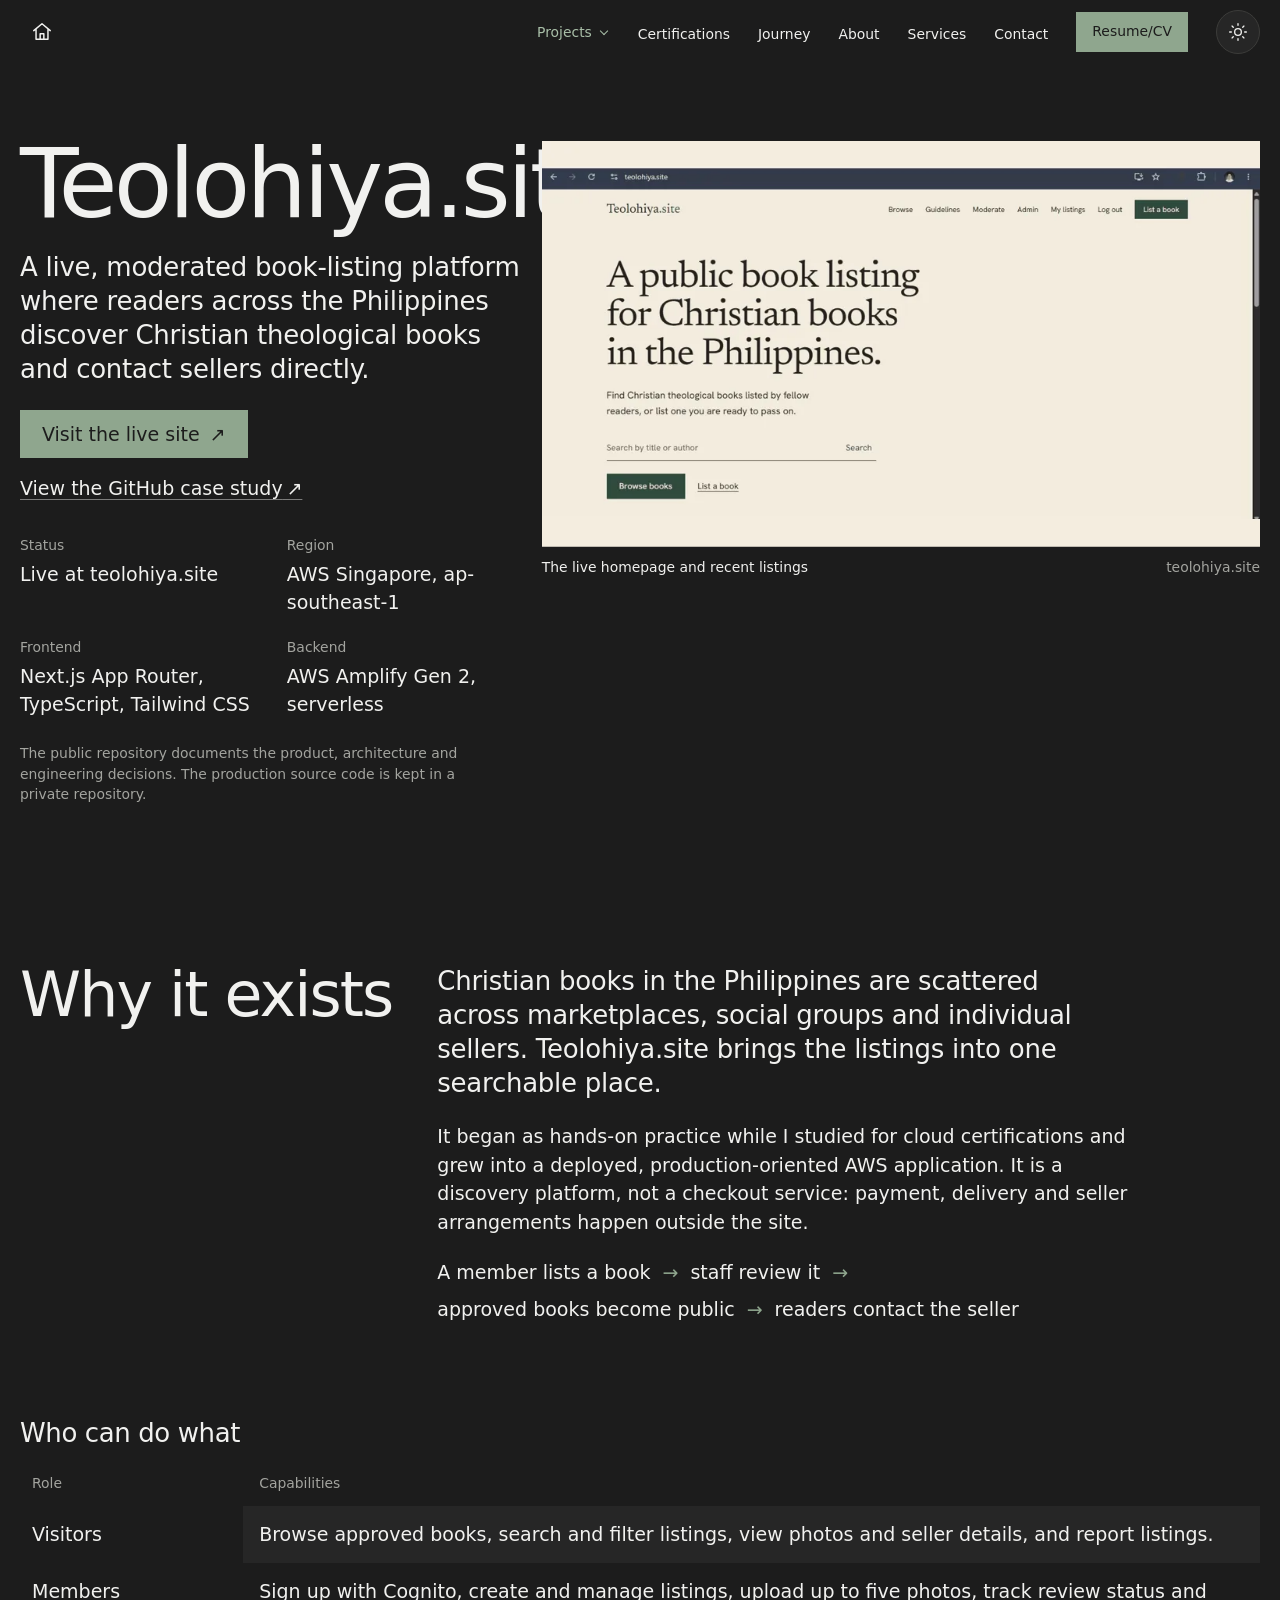
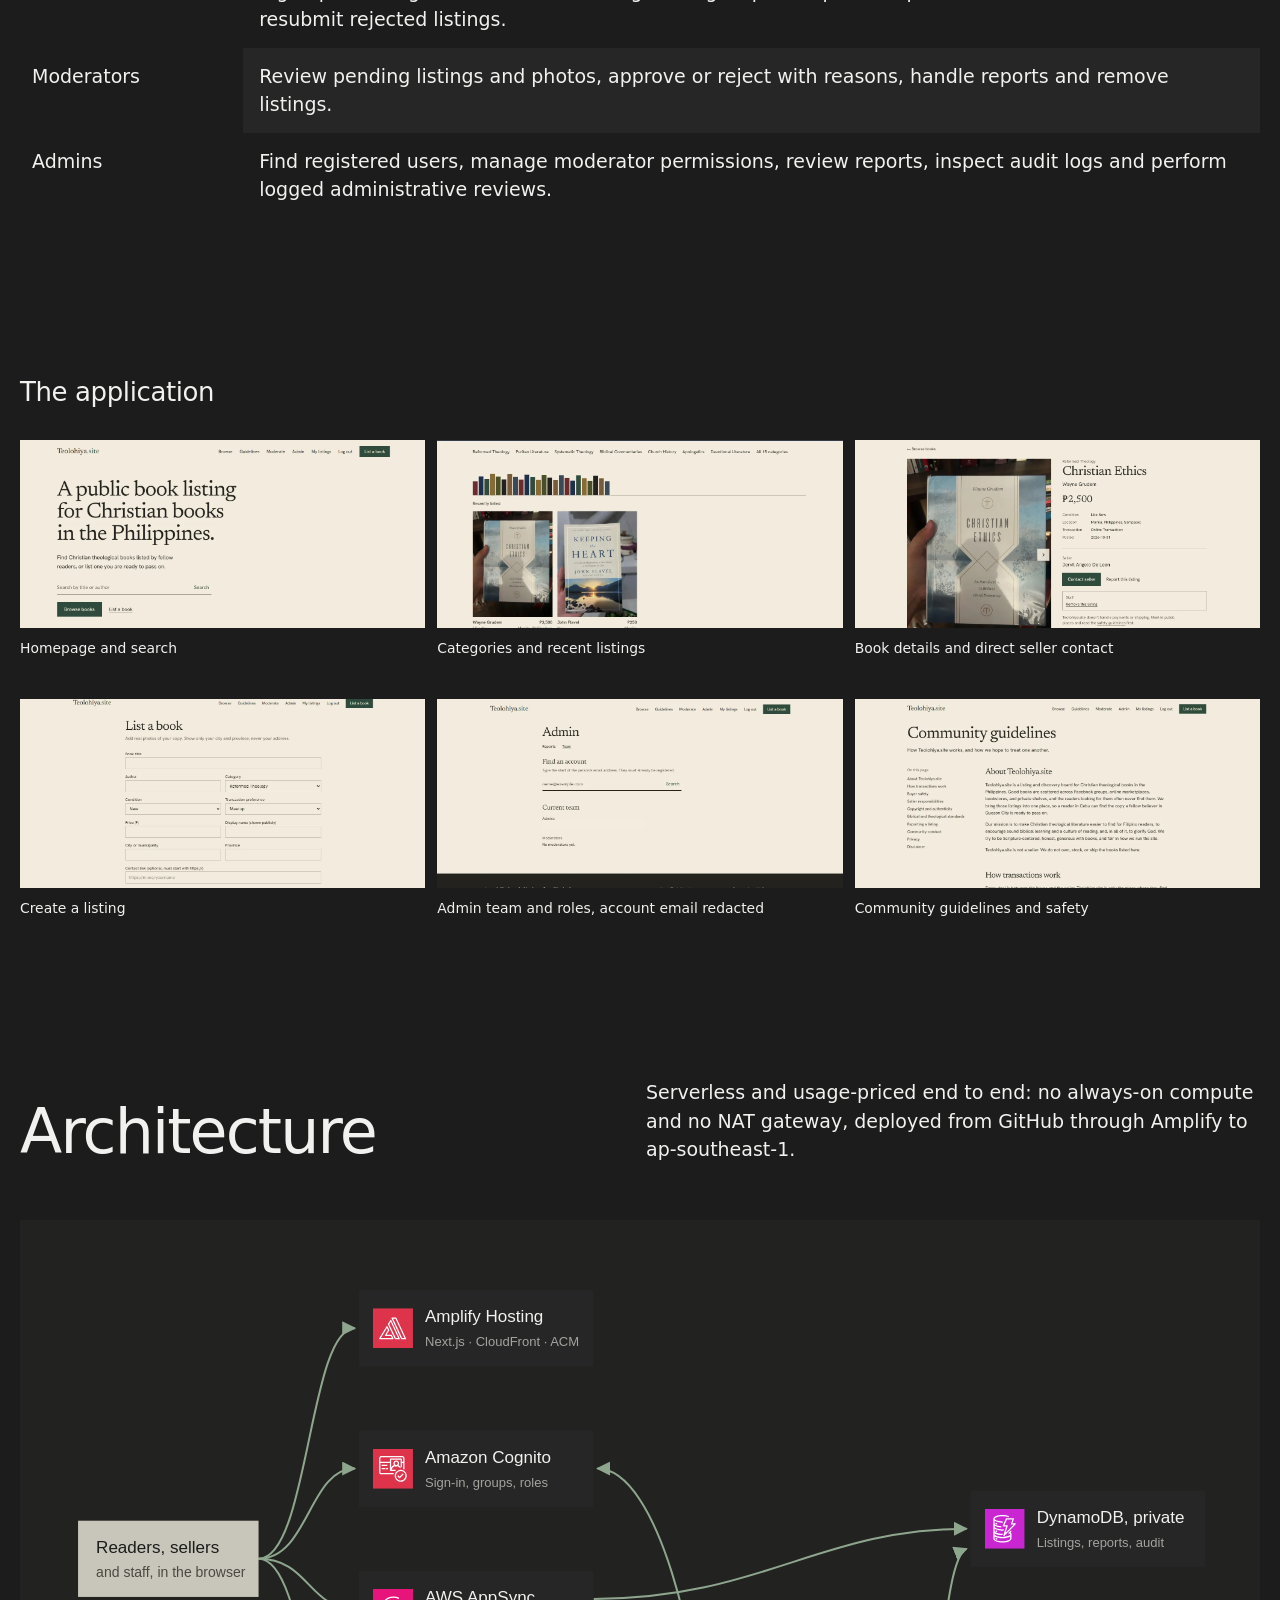
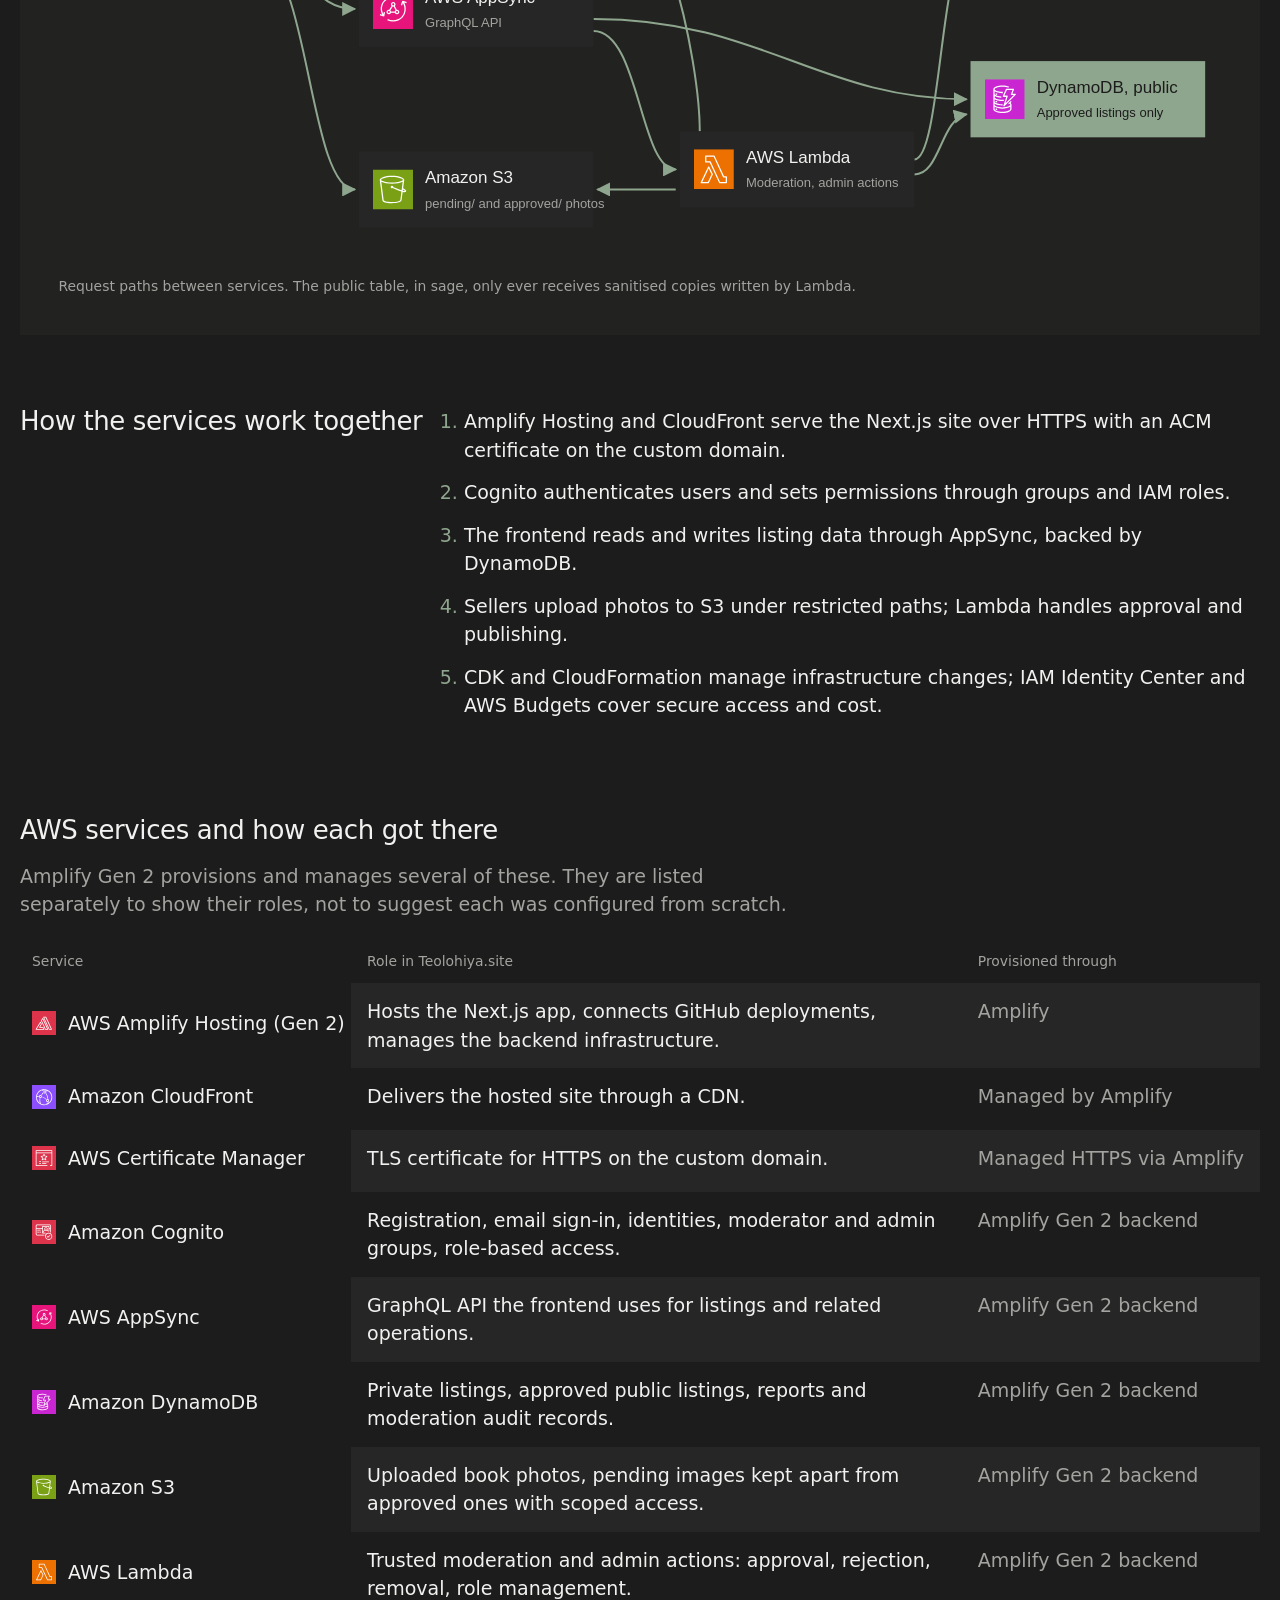
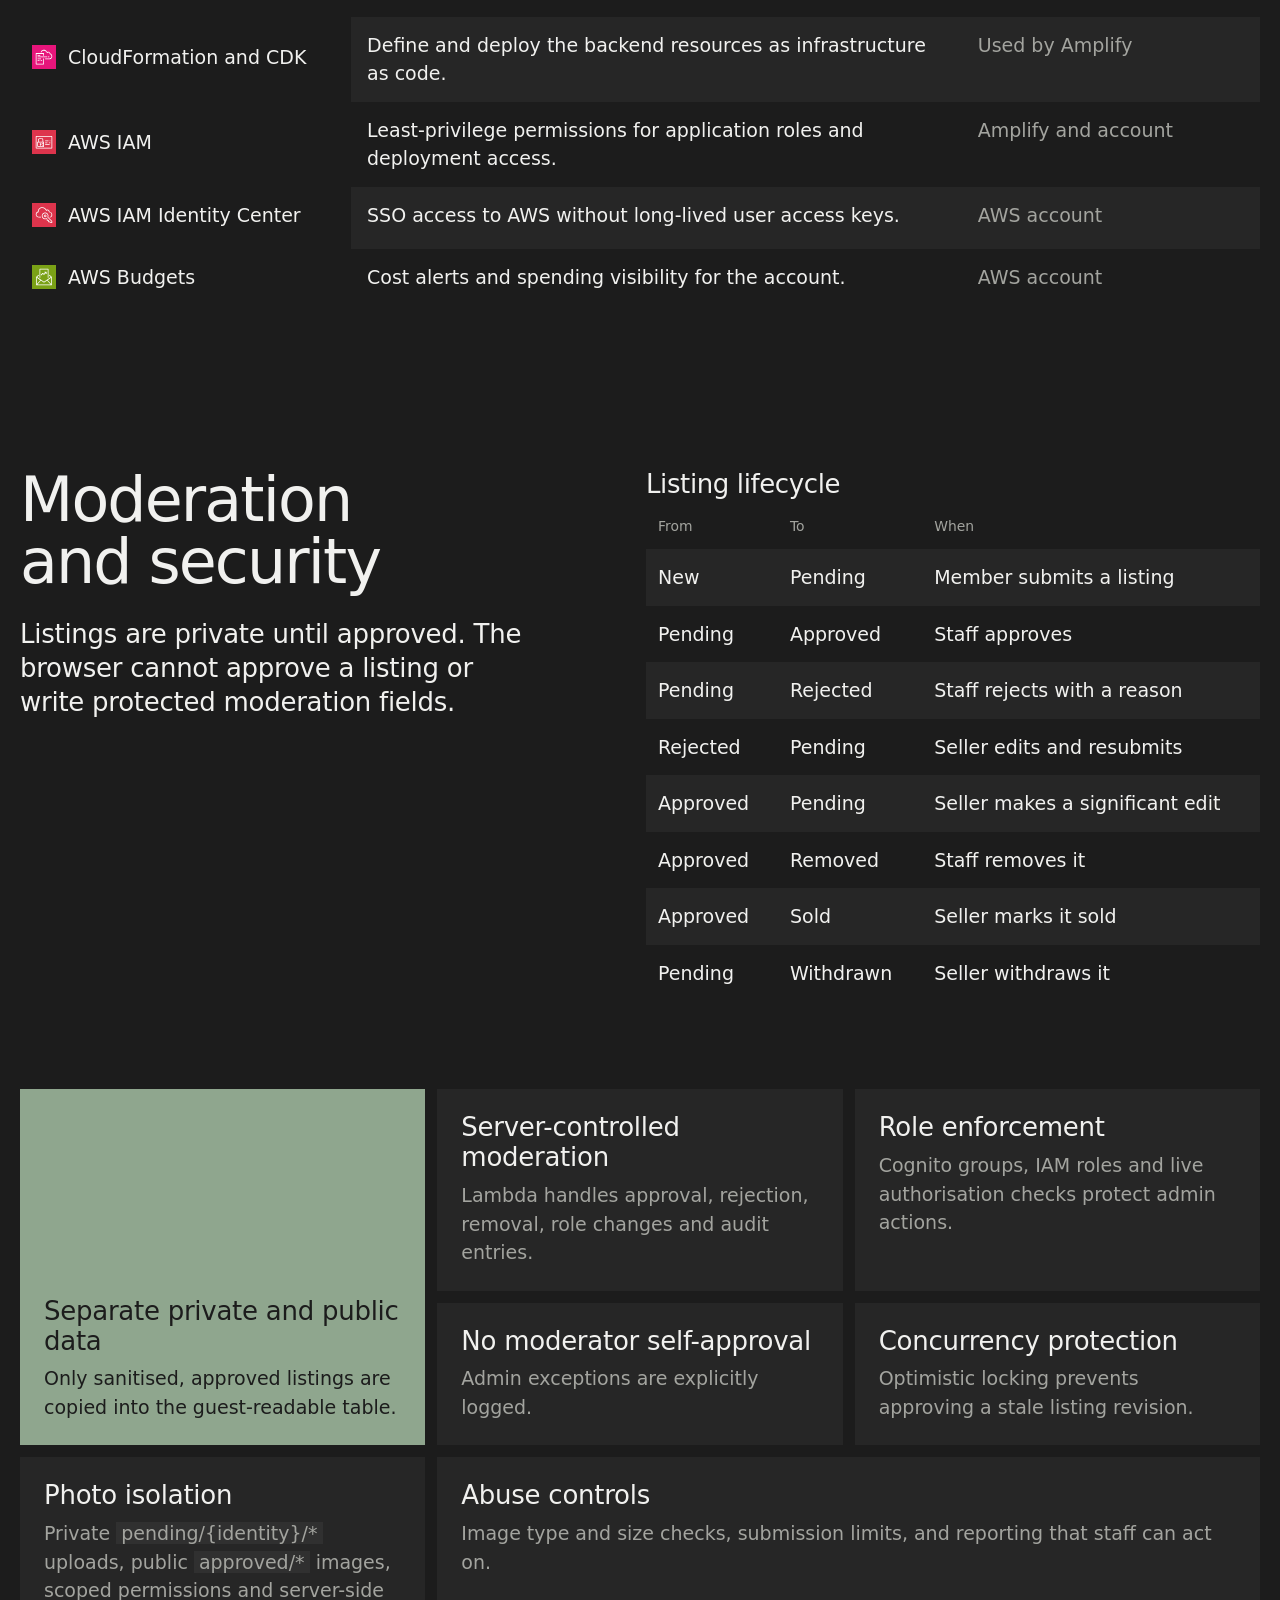
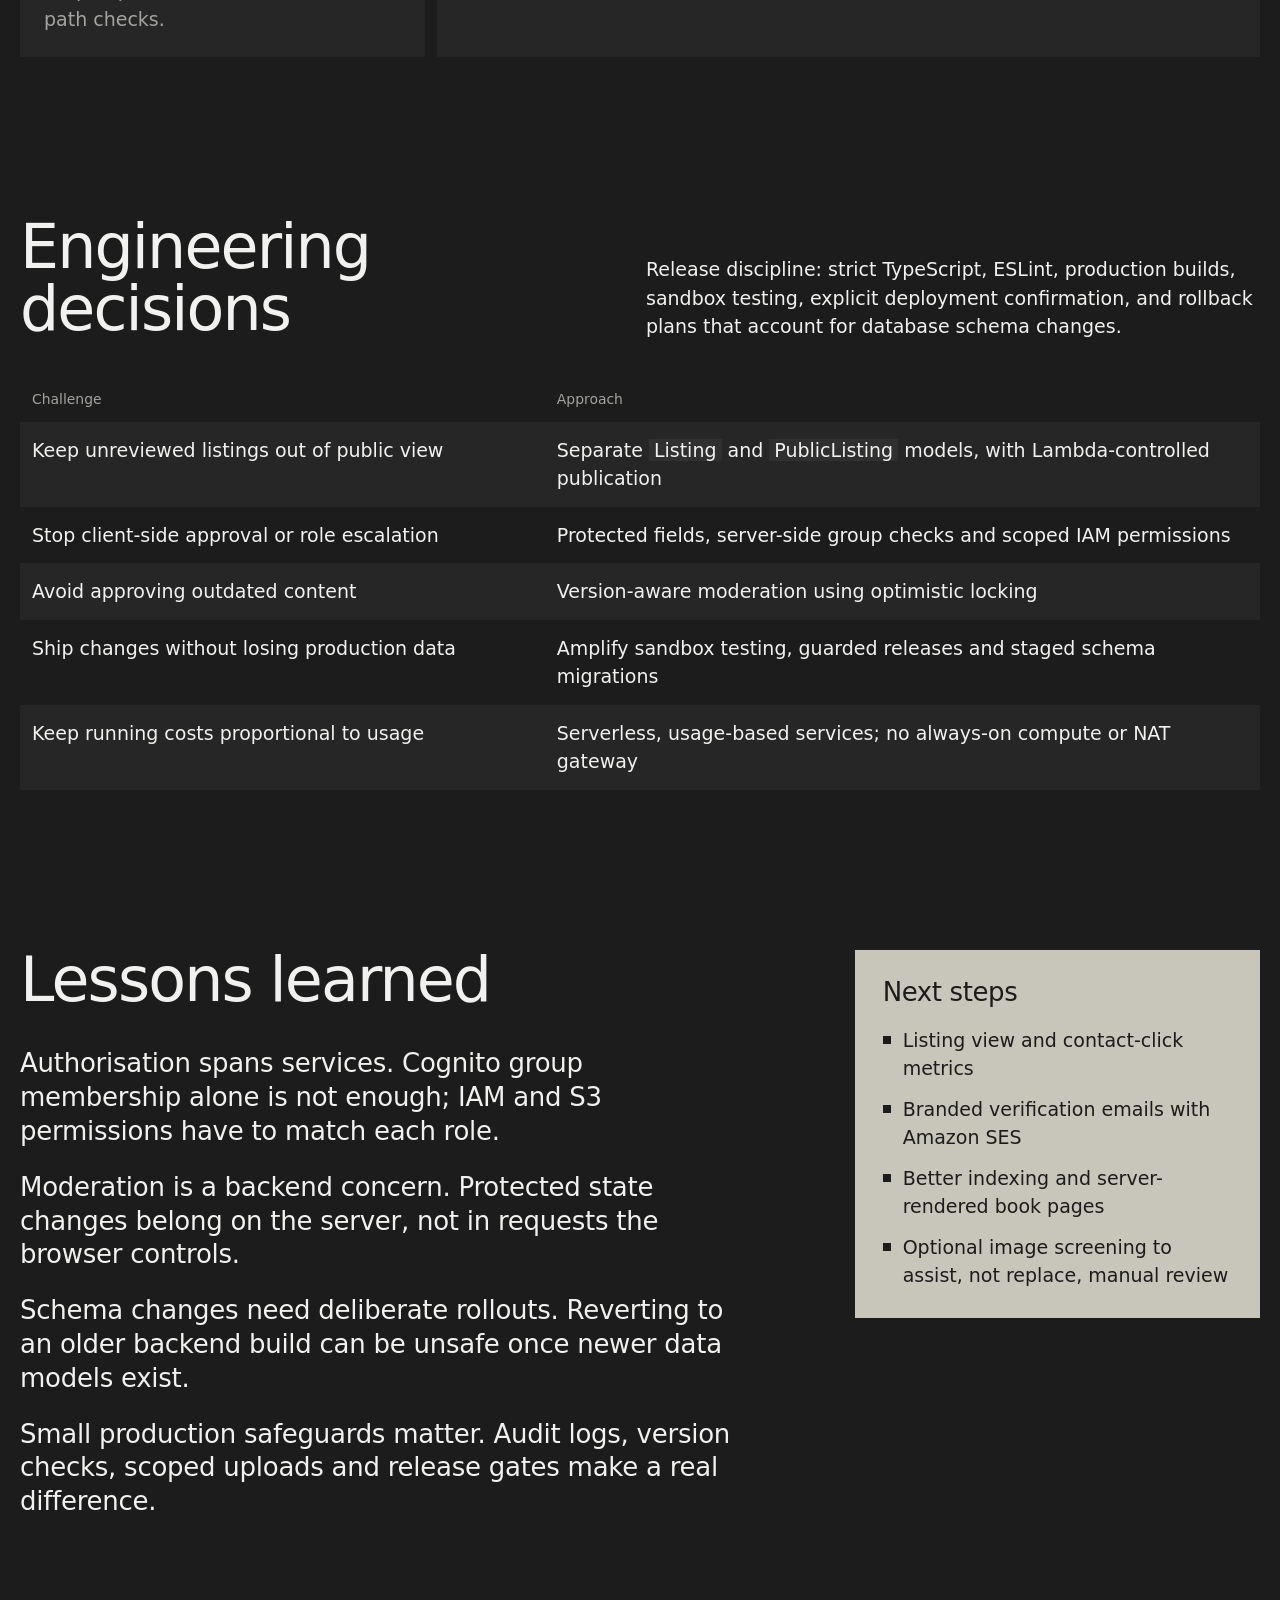
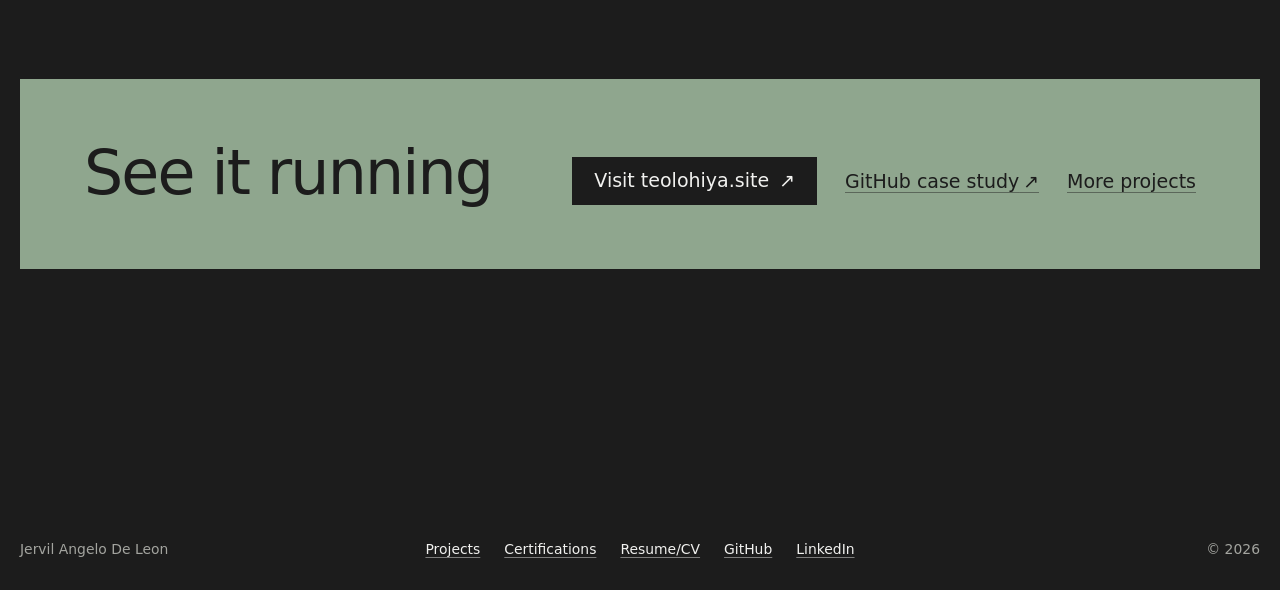
<file: teolohiya-case-study.html>
<!DOCTYPE html>
<html lang="en">
<head>
<meta charset="utf-8">
<meta name="viewport" content="width=device-width, initial-scale=1">
<title>Teolohiya.site Case Study | Serverless AWS Amplify Gen 2 Build by Jervil Angelo De Leon</title>
<meta name="description" content="How Teolohiya.site was built: a live, moderated book-listing platform on Next.js and AWS Amplify Gen 2 with Cognito, AppSync, DynamoDB, S3 and Lambda, server-side moderation, audit logs and optimistic locking.">
<meta name="author" content="Jervil Angelo De Leon">
<meta name="theme-color" content="#1c1c1c">
<script src="js/theme.js?v=1"></script>
<link rel="canonical" href="https://jervilangelo.online/teolohiya-case-study">
<meta property="og:type" content="article">
<meta property="og:url" content="https://jervilangelo.online/teolohiya-case-study">
<meta property="og:title" content="Teolohiya.site: a moderated serverless book platform on AWS">
<meta property="og:description" content="Architecture, moderation workflow, security controls and engineering decisions behind a live AWS Amplify Gen 2 application.">
<meta property="og:image" content="https://jervilangelo.online/img/og-teolohiya.jpg">
<meta property="og:image:width" content="1200">
<meta property="og:image:height" content="556">
<meta name="twitter:card" content="summary_large_image">
<link rel="icon" href="img/favicon.svg" type="image/svg+xml">
<link rel="preconnect" href="https://api.fontshare.com">
<link rel="preconnect" href="https://cdn.fontshare.com" crossorigin>
<link href="https://api.fontshare.com/v2/css?f[]=clash-grotesk@400,500&display=swap" rel="stylesheet">
<link rel="stylesheet" href="css/main.css?v=projects-about">
<link rel="stylesheet" href="css/pages.css?v=20261126-theme">
<script>document.documentElement.classList.add("js")</script>
<script type="application/ld+json">
{
  "@context": "https://schema.org",
  "@type": "CreativeWork",
  "name": "Teolohiya.site",
  "url": "https://teolohiya.site",
  "description": "A live, moderated listing platform for Christian theological books in the Philippines, built with Next.js, TypeScript and AWS Amplify Gen 2.",
  "creator": {"@type": "Person", "name": "Jervil Angelo De Leon", "sameAs": ["https://www.linkedin.com/in/jervilangelo/", "https://github.com/jervilangelo"]},
  "keywords": "AWS Amplify Gen 2, Amazon Cognito, AWS AppSync, Amazon DynamoDB, Amazon S3, AWS Lambda, Next.js, serverless"
}
</script>
</head>
<body>
<a class="skip" href="#main">Skip to content</a>
<div class="progress" id="progress" aria-hidden="true"></div>

<header class="nav" id="nav">
  <a class="nav-home" href="./" aria-label="Home">
    <svg viewBox="0 0 24 24" width="22" height="22" fill="none" stroke="currentColor" stroke-width="1.6" stroke-linecap="round" stroke-linejoin="round" aria-hidden="true" focusable="false"><path d="M3 10.5 12 3l9 7.5M5.5 9v11h13V9M10 20v-6h4v6"/></svg>
  </a>
  <div class="nav-right">
    <button class="menu-toggle" type="button" aria-expanded="false" aria-controls="nav-links">Menu</button>
    <ul class="nav-links" id="nav-links">
      <li><a data-projects-link href="projects" aria-current="page">Projects</a></li>
      <li><a href="certifications">Certifications</a></li>
      <li><a href="journey">Journey</a></li>
      <li><a href="about">About</a></li>
      <li><a href="services">Services</a></li>
      <li><a href="contact">Contact</a></li>
    </ul>
    <a class="btn" href="resume">Resume/CV</a>
    <button class="theme-toggle" type="button" aria-label="Switch to light mode" hidden>
      <svg class="theme-sun" width="20" height="20" viewBox="0 0 24 24" fill="none" stroke="currentColor" stroke-width="1.6" stroke-linecap="round" aria-hidden="true" focusable="false"><circle cx="12" cy="12" r="4"/><path d="M12 2v2m0 16v2M2 12h2m16 0h2M4.9 4.9l1.4 1.4m11.4 11.4 1.4 1.4m0-14.2-1.4 1.4M6.3 17.7l-1.4 1.4"/></svg>
      <svg class="theme-moon" width="20" height="20" viewBox="0 0 24 24" fill="none" stroke="currentColor" stroke-width="1.6" stroke-linecap="round" stroke-linejoin="round" aria-hidden="true" focusable="false"><path d="M20.7 15.2A8.9 8.9 0 0 1 8.8 3.3 9 9 0 1 0 20.7 15.2Z"/></svg>
    </button>
  </div>
</header>

<main id="main">

<!-- ============ HERO ============ -->
<section class="frame cs-hero" aria-labelledby="cs-title">
  <div class="grid">
    <div class="cs-intro">
      <h1 id="cs-title">Teolohiya.site</h1>
      <p class="lead">A live, moderated book-listing platform where readers across the Philippines discover Christian theological books and contact sellers directly.</p>
      <div class="cs-actions">
        <a class="btn" href="https://teolohiya.site" target="_blank" rel="noopener">Visit the live site <span class="arrow" aria-hidden="true">↗</span></a>
        <a class="link ext" href="https://github.com/jervilangelo/teolohiya-repo" target="_blank" rel="noopener">View the GitHub case study</a>
      </div>
      <dl class="cs-facts">
        <div><dt>Status</dt><dd>Live at teolohiya.site</dd></div>
        <div><dt>Region</dt><dd>AWS Singapore, ap-southeast-1</dd></div>
        <div><dt>Frontend</dt><dd>Next.js App Router, TypeScript, Tailwind CSS</dd></div>
        <div><dt>Backend</dt><dd>AWS Amplify Gen 2, serverless</dd></div>
      </dl>
      <p class="small muted cs-note">The public repository documents the product, architecture and engineering decisions. The production source code is kept in a private repository.</p>
    </div>
    <figure class="cs-video">
      <div class="shutter" data-shutter><video class="autoplay" muted loop playsinline preload="metadata" poster="img/work/teo-demo-poster.webp" width="920" height="520" aria-label="Walkthrough of the live Teolohiya.site homepage and recently listed books"><source src="img/work/teo-demo.mp4" type="video/mp4"></video></div>
      <figcaption class="small"><span>The live homepage and recent listings</span><span class="muted">teolohiya.site</span></figcaption>
    </figure>
  </div>
</section>

<!-- ============ WHY ============ -->
<section class="section frame" id="overview" aria-labelledby="why-title">
  <div class="grid cs-why" data-reveal>
    <h2 class="h2" id="why-title">Why it exists</h2>
    <div class="cs-why-text">
      <p class="lead">Christian books in the Philippines are scattered across marketplaces, social groups and individual sellers. Teolohiya.site brings the listings into one searchable place.</p>
      <p>It began as hands-on practice while I studied for cloud certifications and grew into a deployed, production-oriented AWS application. It is a discovery platform, not a checkout service: payment, delivery and seller arrangements happen outside the site.</p>
      <p class="cs-flow"><span>A member lists a book</span><span>staff review it</span><span>approved books become public</span><span>readers contact the seller</span></p>
    </div>
  </div>

  <div class="cs-roles" data-reveal>
    <h3 class="h3">Who can do what</h3>
    <table class="table">
      <caption class="sr-only">Capabilities by role</caption>
      <thead><tr><th scope="col">Role</th><th scope="col">Capabilities</th></tr></thead>
      <tbody>
        <tr><th scope="row">Visitors</th><td>Browse approved books, search and filter listings, view photos and seller details, and report listings.</td></tr>
        <tr><th scope="row">Members</th><td>Sign up with Cognito, create and manage listings, upload up to five photos, track review status and resubmit rejected listings.</td></tr>
        <tr><th scope="row">Moderators</th><td>Review pending listings and photos, approve or reject with reasons, handle reports and remove listings.</td></tr>
        <tr><th scope="row">Admins</th><td>Find registered users, manage moderator permissions, review reports, inspect audit logs and perform logged administrative reviews.</td></tr>
      </tbody>
    </table>
  </div>
</section>

<!-- ============ SCREENS ============ -->
<section class="section frame" id="screens" aria-labelledby="scr-title">
  <h2 class="h3 cs-screens-title" id="scr-title">The application</h2>
  <div class="cs-screens" data-reveal>
    <figure><img src="img/work/teo-home-l.webp" width="1350" height="626" alt="Homepage with search and listing actions" loading="lazy"><figcaption><span>Homepage and search</span></figcaption></figure>
    <figure><img src="img/work/teo-listings-l.webp" width="1346" height="633" alt="Book categories and recently listed book cards" loading="lazy"><figcaption><span>Categories and recent listings</span></figcaption></figure>
    <figure><img src="img/work/teo-book-l.webp" width="1344" height="624" alt="Book detail page with photos, price, condition and seller contact" loading="lazy"><figcaption><span>Book details and direct seller contact</span></figcaption></figure>
    <figure><img src="img/work/teo-list-l.webp" width="1348" height="625" alt="Create a listing form with category, condition, location and contact fields" loading="lazy"><figcaption><span>Create a listing</span></figcaption></figure>
    <figure><img src="img/work/teo-admin-l.webp" width="1347" height="625" alt="Admin team management page with account search and role overview" loading="lazy"><figcaption><span>Admin team and roles, account email redacted</span></figcaption></figure>
    <figure><img src="img/work/teo-guidelines-l.webp" width="1346" height="628" alt="Community guidelines covering transactions, safety, copyright and theological standards" loading="lazy"><figcaption><span>Community guidelines and safety</span></figcaption></figure>
  </div>
</section>

<!-- ============ ARCHITECTURE ============ -->
<section class="section frame" id="architecture" aria-labelledby="arch-title">
  <div class="grid cs-arch-head" data-reveal>
    <h2 class="h2" id="arch-title">Architecture</h2>
    <p class="cs-arch-line">Serverless and usage-priced end to end: no always-on compute and no NAT gateway, deployed from GitHub through Amplify to ap-southeast-1.</p>
  </div>

  <figure class="cs-diagram" data-reveal>
    <svg viewBox="0 0 1160 600" role="img" aria-labelledby="dg-title dg-desc">
      <title id="dg-title">Teolohiya.site architecture</title>
      <desc id="dg-desc">Users reach Amplify Hosting with CloudFront for the Next.js app, Amazon Cognito for sign-in, AWS AppSync for the GraphQL API and Amazon S3 for photo uploads. AppSync reads and writes a private DynamoDB model and a public DynamoDB model, and invokes AWS Lambda. Lambda handles moderation and admin actions against both DynamoDB models, Cognito and S3.</desc>
      <defs>
        <marker id="ar" viewBox="0 0 10 10" refX="9" refY="5" markerWidth="7" markerHeight="7" orient="auto-start-reverse"><path d="M0 0L10 5L0 10z" fill="#8fa68e"/></marker>
      </defs>
      <g class="dg-lines" fill="none" stroke="#8fa68e" stroke-width="2" marker-end="url(#ar)">
        <path d="M200 300 C 250 300, 250 70, 296 70"/>
        <path d="M200 300 C 250 300, 250 210, 296 210"/>
        <path d="M200 300 C 250 300, 250 350, 296 350"/>
        <path d="M200 300 C 250 300, 250 530, 296 530"/>
        <path d="M534 340 C 700 340, 760 270, 906 270"/>
        <path d="M534 360 C 700 360, 760 440, 906 440"/>
        <path d="M534 372 C 580 372, 580 510, 616 510"/>
        <path d="M854 500 C 880 500, 880 300, 906 290"/>
        <path d="M854 515 C 880 515, 880 460, 906 455"/>
        <path d="M640 472 C 640 400, 600 210, 538 210"/>
        <path d="M616 530 L 538 530"/>
      </g>
      <g class="dg-nodes" font-family="Clash Grotesk, Segoe UI, sans-serif">
        <g><rect x="20" y="262" width="180" height="76" fill="#c8c5ba"/><text x="38" y="294" font-size="17" font-weight="500" fill="#1c1c1c">Readers, sellers</text><text x="38" y="318" font-size="14" fill="#4a4943">and staff, in the browser</text></g>
        <g><rect x="300" y="32" width="234" height="76" fill="#262626"/><image href="img/aws/AWSAmplify.svg" x="314" y="50" width="40" height="40"/><text x="366" y="64" font-size="17" font-weight="500" fill="#f1f1ef">Amplify Hosting</text><text x="366" y="88" font-size="13" fill="#a3a49f">Next.js · CloudFront · ACM</text></g>
        <g><rect x="300" y="172" width="234" height="76" fill="#262626"/><image href="img/aws/AmazonCognito.svg" x="314" y="190" width="40" height="40"/><text x="366" y="204" font-size="17" font-weight="500" fill="#f1f1ef">Amazon Cognito</text><text x="366" y="228" font-size="13" fill="#a3a49f">Sign-in, groups, roles</text></g>
        <g><rect x="300" y="312" width="234" height="76" fill="#262626"/><image href="img/aws/AWSAppSync.svg" x="314" y="330" width="40" height="40"/><text x="366" y="344" font-size="17" font-weight="500" fill="#f1f1ef">AWS AppSync</text><text x="366" y="368" font-size="13" fill="#a3a49f">GraphQL API</text></g>
        <g><rect x="300" y="492" width="234" height="76" fill="#262626"/><image href="img/aws/AmazonSimpleStorageService.svg" x="314" y="510" width="40" height="40"/><text x="366" y="524" font-size="17" font-weight="500" fill="#f1f1ef">Amazon S3</text><text x="366" y="548" font-size="13" fill="#a3a49f">pending/ and approved/ photos</text></g>
        <g><rect x="620" y="472" width="234" height="76" fill="#262626"/><image href="img/aws/AWSLambda.svg" x="634" y="490" width="40" height="40"/><text x="686" y="504" font-size="17" font-weight="500" fill="#f1f1ef">AWS Lambda</text><text x="686" y="528" font-size="13" fill="#a3a49f">Moderation, admin actions</text></g>
        <g><rect x="910" y="232" width="234" height="76" fill="#262626"/><image href="img/aws/AmazonDynamoDB.svg" x="924" y="250" width="40" height="40"/><text x="976" y="264" font-size="17" font-weight="500" fill="#f1f1ef">DynamoDB, private</text><text x="976" y="288" font-size="13" fill="#a3a49f">Listings, reports, audit</text></g>
        <g><rect x="910" y="402" width="234" height="76" fill="#8fa68e"/><image href="img/aws/AmazonDynamoDB.svg" x="924" y="420" width="40" height="40"/><text x="976" y="434" font-size="17" font-weight="500" fill="#1c1c1c">DynamoDB, public</text><text x="976" y="458" font-size="13" fill="#1c1c1c">Approved listings only</text></g>
      </g>
    </svg>
    <figcaption class="small muted">Request paths between services. The public table, in sage, only ever receives sanitised copies written by Lambda.</figcaption>
  </figure>

  <div class="grid cs-together" data-reveal>
    <h3 class="h3">How the services work together</h3>
    <ol class="cs-steps">
      <li><b>Amplify Hosting and CloudFront</b> serve the Next.js site over HTTPS with an ACM certificate on the custom domain.</li>
      <li><b>Cognito</b> authenticates users and sets permissions through groups and IAM roles.</li>
      <li>The frontend reads and writes listing data through <b>AppSync</b>, backed by <b>DynamoDB</b>.</li>
      <li>Sellers upload photos to <b>S3</b> under restricted paths; <b>Lambda</b> handles approval and publishing.</li>
      <li><b>CDK and CloudFormation</b> manage infrastructure changes; <b>IAM Identity Center</b> and <b>AWS Budgets</b> cover secure access and cost.</li>
    </ol>
  </div>

  <div class="cs-services" data-reveal>
    <h3 class="h3">AWS services and how each got there</h3>
    <p class="cs-services-line">Amplify Gen 2 provisions and manages several of these. They are listed separately to show their roles, not to suggest each was configured from scratch.</p>
    <div class="table-scroll">
      <table class="table svc-table">
        <caption class="sr-only">AWS services used by Teolohiya.site, their role, and how they are provisioned</caption>
        <thead><tr><th scope="col">Service</th><th scope="col">Role in Teolohiya.site</th><th scope="col">Provisioned through</th></tr></thead>
        <tbody>
          <tr><th scope="row"><span class="svc-name"><img src="img/aws/AWSAmplify.svg" alt="" width="24" height="24">AWS Amplify Hosting (Gen 2)</span></th><td>Hosts the Next.js app, connects GitHub deployments, manages the backend infrastructure.</td><td>Amplify</td></tr>
          <tr><th scope="row"><span class="svc-name"><img src="img/aws/AmazonCloudFront.svg" alt="" width="24" height="24">Amazon CloudFront</span></th><td>Delivers the hosted site through a CDN.</td><td>Managed by Amplify</td></tr>
          <tr><th scope="row"><span class="svc-name"><img src="img/aws/AWSCertificateManager.svg" alt="" width="24" height="24">AWS Certificate Manager</span></th><td>TLS certificate for HTTPS on the custom domain.</td><td>Managed HTTPS via Amplify</td></tr>
          <tr><th scope="row"><span class="svc-name"><img src="img/aws/AmazonCognito.svg" alt="" width="24" height="24">Amazon Cognito</span></th><td>Registration, email sign-in, identities, moderator and admin groups, role-based access.</td><td>Amplify Gen 2 backend</td></tr>
          <tr><th scope="row"><span class="svc-name"><img src="img/aws/AWSAppSync.svg" alt="" width="24" height="24">AWS AppSync</span></th><td>GraphQL API the frontend uses for listings and related operations.</td><td>Amplify Gen 2 backend</td></tr>
          <tr><th scope="row"><span class="svc-name"><img src="img/aws/AmazonDynamoDB.svg" alt="" width="24" height="24">Amazon DynamoDB</span></th><td>Private listings, approved public listings, reports and moderation audit records.</td><td>Amplify Gen 2 backend</td></tr>
          <tr><th scope="row"><span class="svc-name"><img src="img/aws/AmazonSimpleStorageService.svg" alt="" width="24" height="24">Amazon S3</span></th><td>Uploaded book photos, pending images kept apart from approved ones with scoped access.</td><td>Amplify Gen 2 backend</td></tr>
          <tr><th scope="row"><span class="svc-name"><img src="img/aws/AWSLambda.svg" alt="" width="24" height="24">AWS Lambda</span></th><td>Trusted moderation and admin actions: approval, rejection, removal, role management.</td><td>Amplify Gen 2 backend</td></tr>
          <tr><th scope="row"><span class="svc-name"><img src="img/aws/AWSCloudFormation.svg" alt="" width="24" height="24">CloudFormation and CDK</span></th><td>Define and deploy the backend resources as infrastructure as code.</td><td>Used by Amplify</td></tr>
          <tr><th scope="row"><span class="svc-name"><img src="img/aws/AWSIdentityandAccessManagement.svg" alt="" width="24" height="24">AWS IAM</span></th><td>Least-privilege permissions for application roles and deployment access.</td><td>Amplify and account</td></tr>
          <tr><th scope="row"><span class="svc-name"><img src="img/aws/AWSIAMIdentityCenter.svg" alt="" width="24" height="24">AWS IAM Identity Center</span></th><td>SSO access to AWS without long-lived user access keys.</td><td>AWS account</td></tr>
          <tr><th scope="row"><span class="svc-name"><img src="img/aws/AWSBudgets.svg" alt="" width="24" height="24">AWS Budgets</span></th><td>Cost alerts and spending visibility for the account.</td><td>AWS account</td></tr>
        </tbody>
      </table>
    </div>
  </div>
</section>

<!-- ============ MODERATION ============ -->
<section class="section frame" id="moderation" aria-labelledby="mod-title">
  <div class="grid cs-mod" data-reveal>
    <div class="cs-mod-intro">
      <h2 class="h2" id="mod-title">Moderation and security</h2>
      <p class="lead">Listings are private until approved. The browser cannot approve a listing or write protected moderation fields.</p>
    </div>
    <div class="cs-states">
      <h3 class="h3">Listing lifecycle</h3>
      <table class="table">
        <caption class="sr-only">Listing state transitions</caption>
        <thead><tr><th scope="col">From</th><th scope="col">To</th><th scope="col">When</th></tr></thead>
        <tbody>
          <tr><td>New</td><td><b>Pending</b></td><td>Member submits a listing</td></tr>
          <tr><td>Pending</td><td><b>Approved</b></td><td>Staff approves</td></tr>
          <tr><td>Pending</td><td><b>Rejected</b></td><td>Staff rejects with a reason</td></tr>
          <tr><td>Rejected</td><td><b>Pending</b></td><td>Seller edits and resubmits</td></tr>
          <tr><td>Approved</td><td><b>Pending</b></td><td>Seller makes a significant edit</td></tr>
          <tr><td>Approved</td><td><b>Removed</b></td><td>Staff removes it</td></tr>
          <tr><td>Approved</td><td><b>Sold</b></td><td>Seller marks it sold</td></tr>
          <tr><td>Pending</td><td><b>Withdrawn</b></td><td>Seller withdraws it</td></tr>
        </tbody>
      </table>
    </div>
  </div>

  <ul class="cs-controls" data-reveal aria-label="Security controls">
    <li><b>Separate private and public data</b><span>Only sanitised, approved listings are copied into the guest-readable table.</span></li>
    <li><b>Server-controlled moderation</b><span>Lambda handles approval, rejection, removal, role changes and audit entries.</span></li>
    <li><b>Role enforcement</b><span>Cognito groups, IAM roles and live authorisation checks protect admin actions.</span></li>
    <li><b>No moderator self-approval</b><span>Admin exceptions are explicitly logged.</span></li>
    <li><b>Concurrency protection</b><span>Optimistic locking prevents approving a stale listing revision.</span></li>
    <li><b>Photo isolation</b><span>Private <code>pending/{identity}/*</code> uploads, public <code>approved/*</code> images, scoped permissions and server-side path checks.</span></li>
    <li><b>Abuse controls</b><span>Image type and size checks, submission limits, and reporting that staff can act on.</span></li>
  </ul>
</section>

<!-- ============ DECISIONS ============ -->
<section class="section frame" id="decisions" aria-labelledby="dec-title">
  <div class="grid cs-dec" data-reveal>
    <h2 class="h2" id="dec-title">Engineering decisions</h2>
    <p class="cs-dec-line"><b>Release discipline:</b> strict TypeScript, ESLint, production builds, sandbox testing, explicit deployment confirmation, and rollback plans that account for database schema changes.</p>
  </div>
  <div class="table-scroll" data-reveal>
    <table class="table dec-table">
      <caption class="sr-only">Challenges and the approach taken</caption>
      <thead><tr><th scope="col">Challenge</th><th scope="col">Approach</th></tr></thead>
      <tbody>
        <tr><td>Keep unreviewed listings out of public view</td><td>Separate <code>Listing</code> and <code>PublicListing</code> models, with Lambda-controlled publication</td></tr>
        <tr><td>Stop client-side approval or role escalation</td><td>Protected fields, server-side group checks and scoped IAM permissions</td></tr>
        <tr><td>Avoid approving outdated content</td><td>Version-aware moderation using optimistic locking</td></tr>
        <tr><td>Ship changes without losing production data</td><td>Amplify sandbox testing, guarded releases and staged schema migrations</td></tr>
        <tr><td>Keep running costs proportional to usage</td><td>Serverless, usage-based services; no always-on compute or NAT gateway</td></tr>
      </tbody>
    </table>
  </div>
</section>

<!-- ============ LESSONS ============ -->
<section class="section frame" id="lessons" aria-labelledby="les-title">
  <div class="grid cs-lessons">
    <div class="cs-lessons-main" data-reveal>
      <h2 class="h2" id="les-title">Lessons learned</h2>
      <ul class="cs-lesson-list">
        <li><b>Authorisation spans services.</b> Cognito group membership alone is not enough; IAM and S3 permissions have to match each role.</li>
        <li><b>Moderation is a backend concern.</b> Protected state changes belong on the server, not in requests the browser controls.</li>
        <li><b>Schema changes need deliberate rollouts.</b> Reverting to an older backend build can be unsafe once newer data models exist.</li>
        <li><b>Small production safeguards matter.</b> Audit logs, version checks, scoped uploads and release gates make a real difference.</li>
      </ul>
    </div>
    <div class="cs-next" data-reveal>
      <h3 class="h3">Next steps</h3>
      <ul>
        <li>Listing view and contact-click metrics</li>
        <li>Branded verification emails with Amazon SES</li>
        <li>Better indexing and server-rendered book pages</li>
        <li>Optional image screening to assist, not replace, manual review</li>
      </ul>
    </div>
  </div>
</section>

<!-- ============ CLOSE ============ -->
<section class="section frame cs-close" aria-labelledby="close-title">
  <div class="cs-close-band" data-reveal>
    <h2 class="h2" id="close-title">See it running</h2>
    <div class="cs-close-links">
      <a class="btn btn--dark" href="https://teolohiya.site" target="_blank" rel="noopener">Visit teolohiya.site <span class="arrow" aria-hidden="true">↗</span></a>
      <a class="link ext" href="https://github.com/jervilangelo/teolohiya-repo" target="_blank" rel="noopener">GitHub case study</a>
      <a class="link" href="projects">More projects</a>
    </div>
  </div>
</section>

</main>

<footer class="foot">
  <span class="muted">Jervil Angelo De Leon</span>
  <ul class="foot-links">
    <li><a class="link" href="projects">Projects</a></li>
    <li><a class="link" href="certifications">Certifications</a></li>
    <li><a class="link" href="resume">Resume/CV</a></li>
    <li><a class="link" href="https://github.com/jervilangelo" target="_blank" rel="noopener">GitHub</a></li>
    <li><a class="link" href="https://www.linkedin.com/in/jervilangelo/" target="_blank" rel="noopener">LinkedIn</a></li>
  </ul>
  <span class="muted">© <span data-year>2026</span></span>
</footer>

<script src="js/main.js?v=projects-about" defer></script>
</body>
</html>
</file>
<file: css/main.css>
/* Jervil Angelo De Leon, portfolio. Shared by index.html and the case study pages. */

:root {
  color-scheme: dark;
  --bg: #1c1c1c;
  --surface: #262626;
  --surface-2: #303030;
  --ink: #f1f1ef;
  --muted: #a3a49f;
  --accent: #8fa68e;
  --accent-strong: #a9bfa8;
  --accent-ink: #1c1c1c;
  --surface-hover: #3c3c3a;
  --bg-hover: #333331;
  --ink-hover: #ffffff;
  --field: #c8c5ba;
  --field-ink: #1c1c1c;
  --field-muted: #4a4943;

  --strip-1: #c8c5ba;
  --strip-2: #8fa68e;
  --strip-3: #3a3a37;
  --strip-4: #e4e1d8;

  --font: "Clash Grotesk", "Segoe UI", system-ui, -apple-system, sans-serif;
  --step-small: clamp(0.8125rem, 0.79rem + 0.1vw, 0.875rem);
  --step-body: clamp(1.0625rem, 1rem + 0.25vw, 1.1875rem);
  --step-lead: clamp(1.25rem, 1.1rem + 0.7vw, 1.625rem);
  --step-head: clamp(2rem, 1.3rem + 3.2vw, 4rem);
  --step-display: clamp(2.75rem, 1.2rem + 6vw, 7rem);

  --margin: 20px;
  --gap: 12px;
  --section: clamp(96px, 6rem + 5vw, 176px);
  --nav-h: 64px;

  --ease-out: cubic-bezier(0.22, 1, 0.36, 1);
  --ease-expo: cubic-bezier(0.16, 1, 0.3, 1);
  --ease-in-out: cubic-bezier(0.76, 0, 0.24, 1);
  --ease-soft: cubic-bezier(0.33, 1, 0.68, 1);
  --t-press: 140ms;
  --t-hover: 180ms;
  --t-ui: 240ms;
  --t-reveal: 800ms;
}

html[data-theme="light"] {
  color-scheme: light;
  --bg: #f7f7f3;
  --surface: #ffffff;
  --surface-2: #edeee9;
  --ink: #252822;
  --muted: #555b52;
  --accent: #496b50;
  --accent-strong: #34533b;
  --accent-ink: #ffffff;
  --surface-hover: #e0e4db;
  --bg-hover: #e8eae3;
  --ink-hover: #3c4339;
  --field: #e8ebe2;
  --field-ink: #252822;
  --field-muted: #53594f;
  --strip-1: #e8ebe2;
  --strip-2: #ccdcca;
  --strip-3: #e6e9e1;
  --strip-4: #eeeee6;
}

@media (max-width: 640px) {
  :root { --margin: 16px; --nav-h: 56px; }
}

*, *::before, *::after { box-sizing: border-box; }
html { -webkit-text-size-adjust: 100%; scroll-padding-top: calc(var(--nav-h) + 16px); }
@media (prefers-reduced-motion: no-preference) { html { scroll-behavior: smooth; } }
body {
  margin: 0;
  background: var(--bg);
  color: var(--ink);
  font-family: var(--font);
  font-size: var(--step-body);
  font-weight: 400;
  line-height: 1.5;
  overflow-x: clip;
  text-rendering: optimizeLegibility;
  -webkit-font-smoothing: antialiased;
}
img, video, svg { display: block; max-width: 100%; }
img, video { height: auto; }
h1, h2, h3, h4 { margin: 0; font-weight: 500; line-height: 1; letter-spacing: -0.03em; text-wrap: balance; }
p { margin: 0; text-wrap: pretty; }
ul, ol { margin: 0; padding: 0; }
a { color: inherit; }
::selection { background: var(--accent); color: var(--accent-ink); }
:focus-visible { outline: 2px solid var(--accent-strong); outline-offset: 3px; }

.skip {
  position: absolute; left: var(--margin); top: -100px; z-index: 100;
  background: var(--field); color: var(--field-ink); padding: 12px 16px; text-decoration: none;
}
.skip:focus { top: 12px; }
.sr-only {
  position: absolute; width: 1px; height: 1px; padding: 0; margin: -1px;
  overflow: hidden; clip: rect(0 0 0 0); white-space: nowrap; border: 0;
}

/* ---------- shared pieces ---------- */
.frame { padding-inline: var(--margin); }
.grid { display: grid; grid-template-columns: repeat(12, minmax(0, 1fr)); column-gap: var(--gap); }
.section { padding-top: var(--section); }
.muted { color: var(--muted); }
.small { font-size: var(--step-small); }
.lead { font-size: var(--step-lead); line-height: 1.3; letter-spacing: -0.01em; }
.h2 { font-size: var(--step-head); }
.h3 { font-size: var(--step-lead); letter-spacing: -0.015em; line-height: 1.15; }

.btn {
  display: inline-flex; align-items: center; justify-content: center; gap: 10px;
  min-height: 48px; padding: 0 22px;
  font: 500 var(--step-body)/1 var(--font);
  text-decoration: none; cursor: pointer; border: 0; border-radius: 0;
  background: var(--accent); color: var(--accent-ink);
  transition: transform var(--t-press) var(--ease-out), background-color var(--t-hover) ease;
}
.btn:active { transform: scale(0.97); }
.btn--ink { background: var(--ink); color: var(--bg); }
.btn--dark { background: var(--bg); color: var(--ink); }
@media (hover: hover) and (pointer: fine) {
  .btn:hover { background: var(--accent-strong); }
  .btn--ink:hover { background: var(--ink-hover); }
  .btn--dark:hover { background: var(--bg-hover); }
}
.btn--quiet { background: var(--surface-2); color: var(--ink); }
@media (hover: hover) and (pointer: fine) { .btn--quiet:hover { background: var(--surface-hover); } }
.btn .arrow { transition: transform var(--t-ui) var(--ease-out); }
@media (hover: hover) and (pointer: fine) { .btn:hover .arrow { transform: translateX(3px); } }

.link {
  text-decoration: underline;
  text-decoration-thickness: 0.07em;
  text-underline-offset: 0.22em;
  text-decoration-color: color-mix(in srgb, currentColor 45%, transparent);
  transition: text-decoration-color var(--t-hover) ease, color var(--t-hover) ease;
}
@media (hover: hover) and (pointer: fine) {
  .link:hover { text-decoration-color: currentColor; color: var(--accent-strong); }
}
.ext::after { content: "\2009\2197"; }

code { font-family: inherit; font-size: inherit; font-weight: 500; background: var(--surface-2); padding: 0 5px; }

.tags { display: flex; flex-wrap: wrap; gap: 6px; list-style: none; }
.tags li {
  font-size: var(--step-small); line-height: 1; padding: 8px 10px;
  background: var(--surface-2); color: var(--ink);
}

/* ---------- progress + navigation ---------- */
.progress {
  position: fixed; inset: 0 0 auto 0; height: 2px; z-index: 60;
  background: var(--accent); transform-origin: 0 50%; transform: scaleX(0);
}
.nav {
  position: sticky; top: 0; z-index: 50;
  height: var(--nav-h); background: var(--bg);
  display: flex; align-items: center; justify-content: space-between; gap: 24px;
  padding-inline: var(--margin);
}
.nav-home {
  display: grid; place-items: center; flex: 0 0 44px; height: 44px;
  border-radius: 8px; color: var(--ink);
}
.nav-home:hover, .nav-home[aria-current="page"] { color: var(--accent-strong); }
.nav-links { display: flex; align-items: center; gap: 28px; list-style: none; }
.nav-links a {
  font-size: var(--step-small); text-decoration: none; color: var(--ink);
  padding-block: 8px; position: relative;
}
.nav-links a::after {
  content: ""; position: absolute; left: 0; right: 0; bottom: 2px; height: 2px;
  background: var(--accent); transform: scaleX(0); transform-origin: left;
  transition: transform var(--t-ui) var(--ease-out);
}
.nav-links a[aria-current]::after { transform: scaleX(1); }
.nav .btn[aria-current] { background: var(--ink); color: var(--bg); }
@media (hover: hover) and (pointer: fine) { .nav-links a:hover::after { transform: scaleX(1); } }
.nav .btn { min-height: 40px; padding: 0 16px; font-size: var(--step-small); }
.nav-right { display: flex; align-items: center; gap: 28px; }
.nav-projects { position: relative; }
.nav-projects-trigger {
  display: inline-flex; align-items: center; gap: 9px; min-height: 44px; padding: 0;
  border: 0; background: transparent; color: var(--ink);
  font: 400 var(--step-small)/1.2 var(--font); cursor: pointer;
}
.nav-projects-trigger::after {
  content: ""; width: 6px; height: 6px; margin: -3px 3px 0 0;
  border: solid currentColor; border-width: 0 1px 1px 0; transform: rotate(45deg);
}
.nav-projects-trigger[aria-expanded="true"]::after { transform: rotate(225deg); margin-top: 3px; }
.nav-projects-trigger:is(:hover, [aria-expanded="true"]),
.nav-projects:has([aria-current="page"]) .nav-projects-trigger { color: var(--accent-strong); }
.nav-projects-panel {
  position: absolute; inset: 100% auto auto -16px; width: min(390px, calc(100vw - 32px));
  background: var(--surface); border: 1px solid var(--surface-hover); border-radius: 12px;
  padding: 6px; box-shadow: 0 16px 36px rgb(0 0 0 / 25%);
}
.nav-project-list {
  list-style: none; margin: 0; padding: 3px; overflow: auto; overscroll-behavior: contain;
  max-height: min(480px, calc(100dvh - var(--nav-h) - 66px));
}
.nav-links .nav-project-row {
  display: grid; grid-template-columns: 38px minmax(0, 1fr); align-items: center;
  gap: 12px; padding: 8px; border-radius: 7px; line-height: 1.25;
}
.nav-project-row strong, .nav-project-row small { display: block; }
.nav-project-row strong { font-weight: 500; }
.nav-project-row small { color: var(--muted); margin-top: 3px; font-size: .82rem; }
.nav-project-mark {
  display: grid; place-items: center; width: 38px; height: 38px; padding: 5px;
  border-radius: 7px; background: var(--surface-2); color: var(--accent-strong); font-size: .8rem;
}
.nav-project-mark img { width: 100%; height: 100%; object-fit: contain; }
.nav-links .nav-project-all {
  display: block; padding: 11px 12px; margin-top: 4px; border-top: 1px solid var(--surface-hover);
  color: var(--accent-strong); font-weight: 500;
}
.nav-projects-panel a::after { display: none; }
.nav-projects-panel a:is(:hover, :focus-visible) { background: var(--surface-hover); }
.nav-projects :focus-visible { outline: 2px solid var(--accent-strong); outline-offset: -2px; }
@media (prefers-reduced-motion: no-preference) {
  .nav-projects-panel:not([hidden]) { animation: projects-disclosure 160ms ease-out both; }
  @keyframes projects-disclosure {
    from { opacity: 0; transform: translateY(-5px); }
    to { opacity: 1; transform: none; }
  }
}
.theme-toggle {
  display: grid; place-items: center; flex: 0 0 44px; width: 44px; height: 44px;
  border: 1px solid var(--surface-hover); border-radius: 50%; background: var(--surface);
  color: var(--ink); cursor: pointer;
  transition: background-color var(--t-hover) ease, color var(--t-hover) ease, transform var(--t-press) ease;
}
.theme-toggle[hidden], .theme-moon, [data-theme="light"] .theme-sun { display: none; }
[data-theme="light"] .theme-moon { display: block; }
.theme-toggle:hover { background: var(--surface-hover); color: var(--accent-strong); }
.theme-toggle:active { transform: scale(0.94); }

@media (prefers-reduced-motion: no-preference) {
  body, .nav { transition: background-color var(--t-hover) ease, color var(--t-hover) ease; }
}

.menu-toggle {
  display: none; min-height: 44px; padding: 0 14px; border: 0; cursor: pointer;
  background: var(--surface-2); color: var(--ink); font: 500 var(--step-small)/1 var(--font);
}

@media (max-width: 900px) {
  .nav { gap: 12px; }
  .nav-right { gap: 12px; }
  .js .menu-toggle { display: inline-flex; align-items: center; }
  .js .nav-links {
    position: fixed; inset: var(--nav-h) 0 auto 0; z-index: 49;
    flex-direction: column; align-items: stretch; gap: 0;
    background: var(--bg); padding: 8px var(--margin) 24px;
    visibility: hidden; opacity: 0; transform: translateY(-8px);
    transition: opacity var(--t-ui) var(--ease-out), transform var(--t-ui) var(--ease-out), visibility 0s linear var(--t-ui);
    box-shadow: 0 24px 40px rgba(0, 0, 0, 0.45); /* taste-skill-ignore: open dropdown menu is a real overlay */
  }
  .js .nav.is-open .nav-links {
    visibility: visible; opacity: 1; transform: none;
    transition: opacity var(--t-ui) var(--ease-out), transform var(--t-ui) var(--ease-out);
  }
  .js .nav-links a { display: block; font-size: var(--step-lead); padding: 14px 0; }
  .js .nav-links a::after { display: none; }
  .js .nav-links { max-height: calc(100dvh - var(--nav-h)); overflow: auto; overscroll-behavior: contain; }
  .nav-projects-trigger { min-height: 50px; width: 100%; justify-content: space-between; font-size: var(--step-lead); }
  .nav-projects-panel { position: static; width: 100%; box-shadow: none; }
  .nav-project-list { max-height: min(370px, 45dvh); }
  .js .nav-links .nav-project-row { display: grid; font-size: var(--step-small); padding: 8px; }
  .js .nav-links .nav-project-all { font-size: var(--step-small); padding: 11px 12px; }
  html:not(.js) .nav { flex-wrap: wrap; height: auto; padding-block: 12px; }
  html:not(.js) .nav-links { gap: 16px; flex-wrap: wrap; }
}
@media (max-width: 420px) {
  .nav .btn { padding: 0 12px; }
  .nav-right { gap: 8px; }
}

/* ---------- reveal motion (content stays visible without script) ---------- */
@media (prefers-reduced-motion: no-preference) {
  .js [data-reveal] > * {
    opacity: 0; transform: translateY(24px);
    transition: opacity var(--t-reveal) var(--ease-out), transform var(--t-reveal) var(--ease-expo);
    transition-delay: calc(var(--i, 0) * 75ms);
  }
  .js [data-reveal].is-in > * { opacity: 1; transform: none; }

  .js .shutter { clip-path: inset(0 0 100% 0); transition: clip-path 1100ms var(--ease-in-out); }
  .js .shutter > img, .js .shutter > video { transform: scale(1.12); transition: transform 1500ms var(--ease-soft); }
  .js .shutter.is-in { clip-path: inset(0); }
  .js .shutter.is-in > img, .js .shutter.is-in > video { transform: none; }
}

/* ---------- footer: one quiet line ---------- */
.foot {
  margin-top: max(30svh, 200px);
  padding: 0 var(--margin) 30px;
  display: grid; grid-template-columns: 1fr auto 1fr; align-items: baseline; gap: 24px;
  font-size: var(--step-small);
}
.foot .foot-links { display: flex; gap: 24px; list-style: none; flex-wrap: wrap; justify-content: center; }
.foot .foot-links a { color: var(--ink); }
.foot > :last-child { justify-self: end; }
@media (max-width: 720px) {
  .foot { margin-top: 20svh; grid-template-columns: 1fr; gap: 8px; padding-bottom: 24px; }
  .foot .foot-links { justify-content: flex-start; }
  .foot > :last-child { justify-self: start; }
}

/* ---------- shared: a scrollable run of frames ---------- */
.run {
  display: flex; align-items: flex-end; gap: 8px;
  overflow-x: auto; overscroll-behavior-x: contain;
  scroll-snap-type: x proximity; scrollbar-width: thin; scrollbar-color: var(--surface-2) transparent;
  padding-bottom: 14px;
}
.run figure { margin: 0; flex: none; scroll-snap-align: start; }
.run img, .run video { height: var(--run-h, 30vh); width: auto; max-width: none; object-fit: cover; background: var(--surface); }
.run figure.lifted img, .run figure.lifted video { height: var(--lift-h, 56vh); }
.run figcaption {
  display: flex; justify-content: space-between; gap: 16px; padding-top: 10px;
  font-size: var(--step-small);
}
.run figcaption span:last-child { color: var(--muted); }

/* ---------- tables ---------- */
.table { width: 100%; border-collapse: collapse; font-size: var(--step-body); }
.table th { text-align: left; font-weight: 500; font-size: var(--step-small); color: var(--muted); padding: 0 16px 12px; }
.table td { padding: 14px 16px; vertical-align: top; }
.table tbody tr:nth-child(odd) td { background: var(--surface); }
.table td:first-child, .table th:first-child { padding-left: 12px; }

@media (prefers-reduced-motion: reduce) {
  *, *::before, *::after { animation-duration: 0.01ms !important; animation-iteration-count: 1 !important; transition-duration: 0.01ms !important; }
}
</file>
<file: css/cloud.css>
/* Homepage hero: introduction and the portrait composition. */

.hero {
  min-height: calc(100svh - var(--nav-h));
  display: grid; grid-template-columns: repeat(12, minmax(0, 1fr)); column-gap: var(--gap);
  align-items: center;
  padding: clamp(24px, 4vh, 56px) var(--margin) clamp(40px, 6vh, 80px);
  overflow: clip;
}

/* ---- introduction ---- */
.hero-copy { grid-column: 1 / 7; position: relative; z-index: 5; }
.hero-greeting, .hero-role {
  font-size: var(--step-small); font-weight: 500; letter-spacing: 0.1em;
}
.hero-greeting { margin-bottom: 15px; color: var(--muted); text-transform: uppercase; }
.hero-copy h1 { font-size: clamp(2.125rem, 4.9vw, 5.75rem); line-height: 0.95; letter-spacing: -0.045em; }
.hero-copy h1 span { display: block; color: var(--accent-strong); }
.hero-role { margin-top: 24px; color: var(--accent-strong); }
.hero-intro { margin-top: 14px; font-size: var(--step-body); line-height: 1.45; max-width: 39ch; color: var(--muted); }
.hero-cta { margin-top: 40px; display: flex; flex-wrap: wrap; gap: 12px; }
.hero-facts { margin: 56px 0 0; display: flex; flex-wrap: wrap; gap: 20px 44px; }
.hero-facts div { display: grid; gap: 2px; }
.hero-facts dt { font-size: var(--step-lead); font-weight: 500; font-variant-numeric: tabular-nums; order: 0; }
.hero-facts dd { margin: 0; font-size: var(--step-small); color: var(--muted); }

/* ---- portrait and smoke ---- */
.cloud-stage {
  grid-column: 7 / 13; justify-self: center;
  position: relative; width: 100%; max-width: 760px; aspect-ratio: 1 / 0.9;
  --portrait-center: 46%;
  isolation: isolate;
}
.cloud-glow {
  position: absolute; inset: 0; pointer-events: none;
  background: radial-gradient(ellipse at 52% 48%, rgba(210, 214, 222, 0.14), transparent 66%);
}
.portrait-smoke {
  position: absolute; inset: -3% -4% 4%; pointer-events: none;
}
.portrait-smoke::before, .portrait-smoke::after {
  content: ""; position: absolute; inset: 0;
  background: url("../img/work/hero-smoke.svg") center / contain no-repeat;
  animation: smoke-drift 12s ease-in-out infinite alternate;
}
.portrait-smoke::after {
  inset: 3% -4% -6%;
  --smoke-turn: 150deg;
  opacity: 0.52;
  animation-duration: 17s;
  animation-delay: -8s;
  animation-direction: alternate-reverse;
  transform: rotate(var(--smoke-turn)) scale(0.9);
}
@keyframes smoke-drift {
  from { transform: translate(-2%, 3%) rotate(calc(var(--smoke-turn, 0deg) - 5deg)) scale(0.91); }
  to { transform: translate(3%, -6%) rotate(calc(var(--smoke-turn, 0deg) + 8deg)) scale(1.1); }
}
.portrait-backdrop, .hero-portrait {
  position: absolute; left: 50%; top: var(--portrait-center); aspect-ratio: 1;
  transform: translate(-50%, -50%);
}
.portrait-backdrop {
  width: 63%; top: calc(var(--portrait-center) + 3%); z-index: 2; pointer-events: none;
  transform: translate(-51%, -48%) rotate(-16deg);
  border: 1px solid rgba(226, 230, 237, 0.14);
  background: transparent;
  border-radius: 40% 60% 63% 37% / 54% 39% 61% 46%;
  animation: backdrop-morph 5s ease-in-out infinite alternate;
}
.hero-portrait {
  width: 58%; top: calc(var(--portrait-center) - 2%); z-index: 4;
  aspect-ratio: auto;
  animation: portrait-drift 7s ease-in-out infinite alternate;
}
.hero-portrait img {
  display: block; width: 100%; height: auto;
  mask-image: linear-gradient(#000 66%, rgba(0, 0, 0, 0.94) 74%, rgba(0, 0, 0, 0.58) 84%, rgba(0, 0, 0, 0.12) 93%, transparent 97%);
}
.portrait-foreground-smoke {
  position: absolute; z-index: 4; inset: 0; pointer-events: none;
}
.portrait-foreground-smoke::before {
  content: ""; position: absolute;
  left: 50%; top: calc(var(--portrait-center) + 25%); width: 77%; aspect-ratio: 4;
  background: url("../img/work/hero-foreground-smoke.svg") center / contain no-repeat;
  transform: translate(-50%, -50%);
  animation: foreground-smoke-drift 9s ease-in-out infinite alternate;
}
.portrait-smoke-puff {
  position: absolute; z-index: 4; pointer-events: none;
  left: 50%; top: calc(var(--portrait-center) + 26%); width: 87%; aspect-ratio: 4;
  transform: translate(-50%, -50%);
  background: url("../img/work/hero-foreground-smoke.svg") center / contain no-repeat;
  opacity: 0;
}
[data-theme="light"] .portrait-smoke-puff { filter: brightness(0.8); }
@keyframes foreground-smoke-drift {
  from { transform: translate(-53%, -48%) scale(0.97); opacity: 0.72; }
  to { transform: translate(-47%, -54%) scale(1.03); opacity: 0.96; }
}
@keyframes portrait-drift {
  from { transform: translate(-50%, -51.5%); }
  to { transform: translate(-50%, -48.5%); }
}
@keyframes backdrop-morph {
  0% {
    border-radius: 39% 61% 64% 36% / 55% 37% 63% 45%;
    transform: translate(-52%, -48%) rotate(-19deg);
  }
  50% {
    border-radius: 62% 38% 44% 56% / 41% 60% 40% 59%;
    transform: translate(-49%, -51%) rotate(-10deg) scale(1.05);
  }
  100% {
    border-radius: 46% 54% 35% 65% / 63% 42% 58% 37%;
    transform: translate(-48%, -49%) rotate(-4deg);
  }
}
/* ---- the service icons ---- */
.orb {
  --icon-size: clamp(40px, 4vw, 58px);
  position: absolute; z-index: 3; width: var(--icon-size);
  margin: calc(var(--icon-size) / -2) 0 0 calc(var(--icon-size) / -2);
  transform-origin: center calc(var(--icon-size) / 2);
  display: flex; flex-direction: column; align-items: center; gap: 10px;
  pointer-events: none;
}
.orb img { width: var(--icon-size); height: var(--icon-size); border-radius: 12px; box-shadow: 0 18px 32px -10px rgba(0, 0, 0, 0.6); /* taste-skill-ignore: floating objects carry depth */ }
.orb span { font-size: var(--step-small); font-weight: 500; white-space: nowrap; color: var(--ink); }
.cloud-stage.is-live .orb { left: 50%; top: var(--portrait-center); will-change: transform, opacity; }
.cloud-stage.is-live { cursor: grab; touch-action: pan-y; user-select: none; -webkit-user-select: none; }
.cloud-stage.is-dragging { cursor: grabbing; }
.cloud-stage img { -webkit-user-drag: none; }
.cloud-stage.is-live .orb span { transition: none; }

/* entrance (motion allowed only) */
@media (prefers-reduced-motion: no-preference) {
  .js .cloud-glow { animation: glowIn 1800ms ease-out both; }
  .js .hero-copy > * { opacity: 0; transform: translateY(20px); animation: copyIn 900ms var(--ease-expo) forwards; }
  .js .hero-copy > :nth-child(2) { animation-delay: 90ms; }
  .js .hero-copy > :nth-child(3) { animation-delay: 180ms; }
  .js .hero-copy > :nth-child(4) { animation-delay: 270ms; }
  .js .hero-copy > :nth-child(n + 5) { animation-delay: 360ms; }
}
@keyframes glowIn { from { opacity: 0; } to { opacity: 1; } }
@keyframes copyIn { to { opacity: 1; transform: none; } }

@media (prefers-reduced-motion: reduce) {
  .portrait-backdrop, .hero-portrait,
  .portrait-smoke::before, .portrait-smoke::after, .portrait-foreground-smoke::before { animation: none; }
}

@media (min-width: 1001px) {
  .hero { padding-inline: max(clamp(32px, 7vw, 112px), calc((100% - 1320px) / 2)); }
  .hero-copy { grid-column: 1 / 6; }
  .cloud-stage { grid-column: 6 / 13; justify-self: start; }
}

/* ---- tablet and phone: stacked ---- */
@media (max-width: 1000px) {
  .hero { min-height: 0; row-gap: 24px; padding-top: 48px; }
  .hero-copy, .cloud-stage { grid-column: 1 / -1; }
  .hero-copy h1 { font-size: clamp(2.125rem, 9vw, 5.75rem); }
  .cloud-stage { max-width: 620px; aspect-ratio: 1 / 0.9; }
}
@media (max-width: 640px) {
  .hero { padding-top: 32px; row-gap: 0; }
  .hero-copy { display: contents; }
  .hero-copy > *, .cloud-stage { grid-column: 1 / -1; }
  .cloud-stage { order: 1; margin-top: 8px; }
  .hero-facts { order: 2; margin-top: 8px; display: grid; grid-template-columns: repeat(3, minmax(0, 1fr)); gap: 12px; }
  .hero-role { letter-spacing: 0.045em; }
  .hero-role span { display: inline-block; }
  .hero-cta .btn { flex: 1 1 100%; }
  .hero-facts { margin-top: 40px; gap: 16px 28px; }
  .orb { --icon-size: clamp(34px, 10vw, 46px); gap: 6px; }
  .orb img { border-radius: 9px; }
  .orb span { font-size: 0.75rem; }
  .cloud-stage:not(.is-live) .orb:nth-child(3) { display: none; }
  .cloud-stage:not(.is-live) .orb:nth-child(7) { display: none; }
}

.cloud-stage.is-paused :is(.portrait-backdrop, .hero-portrait),
.cloud-stage.is-paused .portrait-smoke::before,
.cloud-stage.is-paused .portrait-smoke::after,
.cloud-stage.is-paused .portrait-foreground-smoke::before {
  animation-play-state: paused;
}

.orbit-toggle {
  position: absolute; z-index: 6; right: 3%; bottom: 5%;
  display: grid; place-items: center; width: 44px; height: 44px;
  border: 1px solid rgb(220 229 239 / 32%); border-radius: 50%;
  background: var(--surface); color: var(--ink); cursor: pointer;
  transition: color var(--t-ui), background-color var(--t-ui), border-color var(--t-ui);
}
.orbit-toggle[hidden] { display: none; }
.orbit-toggle:hover, .orbit-toggle[aria-pressed="true"] {
  color: var(--bg); background: var(--accent-strong); border-color: var(--accent-strong);
}
.cloud-stage.is-live.is-compact .orb:nth-child(n + 7) { display: none; }
@media (max-width: 640px) {
  .cloud-stage.is-creative:not(.is-live) .orb:nth-child(3) { display: flex; }
  .cloud-stage.is-creative:not(.is-live) .orb:nth-child(8) { display: none; }
}

[data-theme="light"] .cloud-glow {
  background: radial-gradient(ellipse at 52% 48%, rgb(125 154 133 / 22%), transparent 67%);
}
[data-theme="light"] .portrait-backdrop { border-color: rgb(73 107 80 / 23%); }
[data-theme="light"] :is(.portrait-smoke, .portrait-foreground-smoke) {
  filter: brightness(0.80) drop-shadow(0 3px 9px rgb(87 105 98 / 14%));
}
[data-theme="light"] .orb img { box-shadow: 0 12px 24px -9px rgb(38 57 44 / 38%); }
[data-theme="light"] .orbit-toggle { border-color: #a2ada2; }
[data-theme="light"] .orbit-toggle:is(:hover, [aria-pressed="true"]) { color: var(--accent-ink); }
</file>
<file: css/pages.css>
/* Page sections for every page. Tokens and shared components live in main.css. */

/* ================= FLAGSHIP: frame run, one lifted ================= */
.flagship .grid { align-items: start; }
.flag-rail { grid-column: 1 / 5; display: flex; flex-direction: column; gap: 20px; padding-right: 12px; }
.flag-line { font-size: var(--step-body); line-height: 1.45; }
.flag-actions { display: flex; flex-direction: column; align-items: flex-start; gap: 14px; margin-top: 8px; font-size: var(--step-body); }
.flag-run { grid-column: 5 / 13; margin-right: calc(-1 * var(--margin)); min-width: 0; }
.flag-run .run { --run-h: clamp(170px, 24vh, 260px); --lift-h: clamp(300px, 50vh, 500px); padding-right: var(--margin); }
.shutter-wrap .shutter { overflow: hidden; }
.flag-run .lifted video { height: var(--lift-h); width: auto; }
@media (min-width: 901px) {
  .flag-run { margin-right: 0; }
  .flag-run .run { display: grid; grid-template-columns: repeat(4, minmax(0, 1fr)); gap: 24px 10px; overflow: visible; padding: 0; }
  .flag-run .run figure { min-width: 0; }
  .flag-run .run .lifted { grid-column: 1 / -1; }
  .flag-run .lifted video { width: 100%; height: auto; }
  .flag-run .run img { width: 100%; height: auto; aspect-ratio: 2.15; object-position: left top; }
  .flag-run .run figcaption { flex-direction: column; gap: 2px; }
}

.flag-detail { margin-top: 88px; row-gap: 48px; }
.flag-col { grid-column: span 4; display: flex; flex-direction: column; gap: 18px; padding-right: 16px; }
.flag-col p { line-height: 1.5; }
.path { list-style: none; display: grid; gap: 12px; counter-reset: none; }
.path li { display: grid; grid-template-columns: 10px 1fr; column-gap: 14px; }
.path li::before { content: ""; width: 10px; height: 10px; background: var(--accent); margin-top: 0.45em; grid-row: span 2; }
.path li span:last-child { font-size: var(--step-small); }
.points { list-style: none; display: grid; gap: 12px; }
.points li { position: relative; padding-left: 22px; line-height: 1.45; }
.points li::before { content: ""; position: absolute; left: 0; top: 0.6em; width: 8px; height: 8px; background: var(--accent); }

@media (max-width: 900px) {
  .flag-rail { grid-column: 1 / -1; padding: 0; margin-bottom: 32px; }
  .flag-run { grid-column: 1 / -1; }
  .flag-col { grid-column: 1 / -1; }
  .flag-detail { margin-top: 56px; row-gap: 40px; }
}
@media (max-width: 640px) {
  .flag-run .run { --run-h: 34vw; --lift-h: 52vw; gap: 4px; }
  .flag-run { margin-right: 0; }
  .flag-run .run { padding-right: 0; }
}

/* ================= MORE PROJECTS: one strip per project ================= */
.work-grid { display: grid; grid-template-columns: repeat(12, minmax(0, 1fr)); column-gap: var(--gap); }
.work-rail { grid-column: 1 / 3; position: sticky; top: calc(var(--nav-h) + 24px); align-self: start; display: grid; gap: 8px; }
.strips { grid-column: 3 / 13; display: grid; gap: 112px; }
.strip { min-width: 0; }
.strip-frames { display: flex; gap: 8px; height: 190px; transition: opacity var(--t-ui) ease; }
.strip-frames .zoom {
  flex: var(--r) 1 0; width: 0; min-width: 0; height: 100%; padding: 0; border: 0; display: block;
  background: var(--surface); cursor: zoom-in; overflow: hidden;
}
.strip-frames .zoom img { width: 100%; height: 100%; object-fit: cover; object-position: left top; transition: transform 500ms var(--ease-soft); }
@media (hover: hover) and (pointer: fine) { .strip-frames .zoom:hover img { transform: scale(1.04); } }
@media (hover: hover) and (pointer: fine) {
  .strips:has(.strip-frames:hover) .strip:not(:has(.strip-frames:hover)) .strip-frames { opacity: 0.4; }
}
.strip-cap {
  display: grid; grid-template-columns: 1fr auto 1fr; gap: 16px;
  padding-top: 14px; font-size: var(--step-small);
}
.strip-cap b { font-weight: 500; font-size: var(--step-body); color: var(--ink); }
.strip-cap span:last-child { text-align: right; font-variant-numeric: tabular-nums; }
.strip-body { display: grid; grid-template-columns: repeat(10, minmax(0, 1fr)); column-gap: var(--gap); row-gap: 28px; margin-top: 28px; }
.strip-body > p, .strip-body > .strip-text { grid-column: 1 / 6; padding-right: 24px; }
.strip-text { display: grid; gap: 16px; }
.strip-video { margin: 0 0 8px; }
.strip-video .shutter { overflow: hidden; background: var(--surface); aspect-ratio: 16 / 9; }
.strip-video video { display: block; width: 100%; height: 100%; object-fit: cover; }
.strip-body > .points { grid-column: 6 / 11; }
.strip-meta { grid-column: 1 / -1; display: flex; flex-wrap: wrap; justify-content: space-between; align-items: center; gap: 16px 32px; }
.strip-links { display: flex; gap: 24px; flex-wrap: wrap; }

@media (max-width: 900px) {
  .work-rail { grid-column: 1 / -1; position: static; display: flex; justify-content: space-between; align-items: baseline; margin-bottom: 32px; }
  .strips { grid-column: 1 / -1; gap: 80px; }
  .strip-body > p, .strip-body > .strip-text, .strip-body > .points { grid-column: 1 / -1; padding: 0; }
}
@media (max-width: 640px) {
  .strip-frames { height: 120px; overflow-x: auto; scroll-snap-type: x mandatory; margin-right: calc(-1 * var(--margin)); padding-right: var(--margin); scrollbar-width: none; }
  .strip-frames .zoom { flex: none; width: calc(120px * var(--r)); height: 120px; scroll-snap-align: start; }
  .strip-cap { grid-template-columns: 1fr auto; }
  .strip-cap span:nth-child(2) { display: none; }
}

/* ================= AWS SERVICES: two-ended rows ================= */
.svc-intro { grid-column: 1 / 6; position: sticky; top: calc(var(--nav-h) + 32px); align-self: start; display: grid; gap: 24px; padding-right: 24px; }
.svc-line { font-size: var(--step-body); max-width: 40ch; }
.svc-filter { display: flex; flex-wrap: wrap; gap: 8px; }
.svc-filter button {
  min-height: 44px; padding: 0 16px; border: 0; border-radius: 0; cursor: pointer;
  background: var(--surface-2); color: var(--ink); font: 400 var(--step-small)/1 var(--font);
  transition: background-color var(--t-hover) ease, color var(--t-hover) ease, transform var(--t-press) var(--ease-out);
}
.svc-filter button:active { transform: scale(0.97); }
.svc-filter button[aria-pressed="true"] { background: var(--accent); color: var(--accent-ink); font-weight: 500; }
@media (hover: hover) and (pointer: fine) { .svc-filter button[aria-pressed="false"]:hover { background: var(--surface-hover); } }
.svc-count { font-variant-numeric: tabular-nums; }
.svc-count span { font-weight: 500; }
.svc-note { max-width: 44ch; }

.svc-list { grid-column: 7 / 13; display: grid; gap: 44px; }
.svc-group h3 { font-size: var(--step-body); font-weight: 400; color: var(--muted); letter-spacing: 0; margin-bottom: 10px; }
.svc-group ul { list-style: none; }
.svc-group li {
  display: grid; grid-template-columns: 28px 1fr auto; column-gap: 14px; align-items: start;
  padding: 10px 0;
}
.svc-group li img { width: 28px; height: 28px; transition: opacity var(--t-ui) ease, filter var(--t-ui) ease; }
.svc-group li b { display: block; font-weight: 500; transition: color var(--t-ui) ease; }
.svc-group li span { display: block; font-size: var(--step-small); color: var(--muted); margin-top: 2px; }
.svc-group li em { font-style: normal; font-size: var(--step-small); color: var(--muted); text-align: right; white-space: nowrap; padding-top: 3px; }
.svc-group li.is-off img { opacity: 0.3; filter: grayscale(1); }
.svc-group li.is-off b { color: var(--muted); font-weight: 400; }
.svc-group li.is-on em { color: var(--accent-strong); }

@media (max-width: 900px) {
  .svc-intro { grid-column: 1 / -1; position: static; padding: 0; margin-bottom: 48px; }
  .svc-list { grid-column: 1 / -1; }
}
@media (max-width: 520px) {
  .svc-group li { grid-template-columns: 28px 1fr; min-height: 44px; }
  .svc-group li em { grid-column: 2; text-align: left; white-space: normal; padding-top: 4px; }
}

/* ================= CERTIFICATIONS: recognition as a table ================= */
.cert-head { align-items: end; row-gap: 20px; }
.cert-head h2 { grid-column: 1 / 7; }
.cert-line { grid-column: 1 / 7; grid-row: 2; max-width: 44ch; }
.cert-badges { grid-column: 7 / 13; grid-row: 1 / 3; display: flex; justify-content: flex-end; gap: 20px; list-style: none; }
.cert-badges img { width: 112px; height: 112px; object-fit: contain; transition: transform var(--t-ui) var(--ease-out); }
@media (hover: hover) and (pointer: fine) { .cert-badges img:hover { transform: translateY(-4px) scale(1.04); } }
.cert-table-wrap { margin-top: 72px; }
.cert-table th.r, .cert-table td.r { text-align: right; padding-right: 12px; }
.cert-table td { vertical-align: middle; }
.cert-table .yr { width: 9%; font-weight: 500; font-variant-numeric: tabular-nums; }
.cert-table tr.group td { border-top: 28px solid var(--bg); }
.cert-name { display: flex; align-items: center; gap: 14px; }
.cert-name img, .no-badge { width: 40px; height: 40px; flex: none; object-fit: contain; }
.no-badge { display: grid; place-items: center; background: var(--surface-2); font-size: var(--step-small); }
.cert-table td.muted { width: 22%; }

@media (max-width: 900px) {
  .cert-head h2, .cert-line, .cert-badges { grid-column: 1 / -1; grid-row: auto; }
  .cert-badges { justify-content: flex-start; flex-wrap: wrap; gap: 12px; }
  .cert-badges img { width: 80px; height: 80px; }
}
@media (max-width: 720px) {
  .cert-table-wrap { margin-top: 48px; }
  .cert-table thead { display: none; }
  .cert-table, .cert-table tbody { display: block; }
  .cert-table tr { display: grid; grid-template-columns: 1fr auto; column-gap: 12px; padding: 12px; }
  .cert-table tbody tr:nth-child(odd) { background: var(--surface); }
  .cert-table tr.group { margin-top: 28px; }
  .cert-table td, .cert-table tbody tr:nth-child(odd) td { padding: 0; background: none; border: 0 !important; width: auto !important; }
  .cert-table td.yr { grid-column: 1 / -1; font-size: var(--step-lead); }
  .cert-table td.yr:has(.sr-only) { display: none; }
  .cert-table td.yr:not(:has(.sr-only)) { margin-bottom: 10px; }
  .cert-table tbody tr td:nth-child(2) { grid-column: 1; }
  .cert-table tbody tr td:nth-child(3) { grid-column: 1; padding-left: 54px; font-size: var(--step-small); }
  .cert-table tbody tr td.r { grid-column: 2; grid-row: 2 / 4; align-self: center; font-size: var(--step-small); }
}

/* ================= JOURNEY: wide photo, colour tile, facts ================= */
.jr-head { row-gap: 40px; align-items: start; }
.jr-intro { grid-column: 1 / 8; display: grid; gap: 24px; }
.jr-intro .lead { max-width: 44ch; }
.jr-facts { grid-column: 9 / 13; margin: 0; display: grid; grid-template-columns: 1fr 1fr; gap: 28px 20px; padding-top: 8px; }
.jr-facts dt { font-size: var(--step-small); color: var(--muted); }
.jr-facts dd { margin: 4px 0 0; font-size: var(--step-small); line-height: 1.4; }

.jr-tiles { margin-top: 72px; align-items: start; }
.jr-photo { grid-column: 1 / 9; margin: 0; position: relative; }
.jr-photo .shutter { aspect-ratio: 16 / 10; }
.jr-photo img { width: 100%; height: 100%; object-fit: cover; }
.jr-paper {
  position: absolute; top: 0; right: 0; width: 340px;
  background: var(--field); color: var(--field-ink); padding: 20px;
  display: grid; gap: 8px; font-size: var(--step-small); line-height: 1.45;
}
.jr-paper b { font-weight: 500; font-size: var(--step-body); }
.jr-now {
  grid-column: 9 / 13; background: var(--accent); color: var(--accent-ink);
  padding: 28px; display: flex; flex-direction: column; gap: 20px; align-self: stretch; justify-content: flex-end;
}
.jr-now-label { font-size: var(--step-small); font-weight: 500; }
.jr-now-label { margin-bottom: auto; }
.jr-now-text { font-size: var(--step-lead); line-height: 1.3; letter-spacing: -0.01em; }

.jr-earlier { margin-top: 72px; row-gap: 40px; }
.jr-earlier figure { grid-column: span 4; margin: 0; display: grid; gap: 14px; align-content: start; }
.jr-earlier img { width: 100%; aspect-ratio: 4 / 3; object-fit: cover; background: var(--surface); }
.jr-earlier figcaption { display: grid; gap: 6px; padding-right: 16px; }
.jr-earlier b { font-weight: 500; }
.jr-earlier span { font-size: var(--step-small); color: var(--muted); line-height: 1.45; }

@media (max-width: 1100px) {
  .jr-intro { grid-column: 1 / -1; }
  .jr-facts { grid-column: 1 / -1; grid-template-columns: repeat(4, 1fr); }
}
@media (max-width: 900px) {
  .jr-photo, .jr-now { grid-column: 1 / -1; }
  .jr-photo .shutter { aspect-ratio: 4 / 3; }
  .jr-paper { position: static; width: auto; }
  .jr-now { margin-top: 12px; }
  .jr-facts { grid-template-columns: 1fr 1fr; }
  .jr-earlier figure { grid-column: 1 / -1; }
}
@media (min-width: 560px) and (max-width: 900px) {
  .jr-earlier figure { grid-column: span 6; }
}

/* ================= CONTACT: sentence, portrait, links ================= */
.ct-row { align-items: start; row-gap: 32px; }
.ct-text { grid-column: 1 / 6; display: grid; gap: 20px; }
.ct-text { gap: 28px; }
.ct-sentence { font-size: var(--step-lead); line-height: 1.2; font-weight: 500; letter-spacing: -0.015em; max-width: 22ch; }
.ct-portrait { grid-column: 8 / 10; width: 100%; max-width: 168px; aspect-ratio: 1; object-fit: cover; }
.ct-links { grid-column: 10 / 13; display: grid; gap: 18px; }
.ct-q { font-size: var(--step-body); font-weight: 500; }
.ct-links ul { list-style: none; display: grid; gap: 10px; }

@media (max-width: 900px) {
  .ct-text { grid-column: 1 / -1; }
  .ct-sentence { font-size: clamp(1.5rem, 6vw, 2rem); }
  .ct-portrait { grid-column: 1 / 4; max-width: 120px; }
  .ct-links { grid-column: 4 / 13; }
}
@media (max-width: 480px) {
  .ct-portrait { grid-column: 1 / -1; max-width: 96px; }
  .ct-links { grid-column: 1 / -1; }
}


/* ================= CASE STUDY ================= */

/* hero */
.cs-hero { padding-top: clamp(40px, 6vw, 96px); }
.cs-hero .grid { align-items: start; row-gap: 48px; }
.cs-intro { grid-column: 1 / 6; display: flex; flex-direction: column; gap: 24px; }
.cs-intro h1 { font-size: var(--step-display); line-height: 0.9; letter-spacing: -0.04em; }
.cs-actions { display: flex; flex-wrap: wrap; align-items: center; gap: 16px 28px; }
.cs-facts { margin: 8px 0 0; display: grid; grid-template-columns: 1fr 1fr; gap: 20px 24px; }
.cs-facts dt { font-size: var(--step-small); color: var(--muted); }
.cs-facts dd { margin: 4px 0 0; }
.cs-note { max-width: 52ch; }
.cs-video { grid-column: 6 / 13; margin: 0; }
.cs-video .shutter { overflow: hidden; }
.cs-video video { width: 100%; height: auto; background: var(--surface); }
.cs-video figcaption { display: flex; justify-content: space-between; gap: 16px; padding-top: 10px; }

/* why + roles */
.cs-why { row-gap: 28px; }
.cs-why h2 { grid-column: 1 / 5; }
.cs-why-text { grid-column: 5 / 12; display: grid; gap: 22px; }
.cs-flow { display: flex; flex-wrap: wrap; gap: 8px 0; font-weight: 500; }
.cs-flow span:not(:last-child)::after { content: "→"; color: var(--accent); margin: 0 12px; }
.cs-roles { margin-top: 96px; display: grid; gap: 24px; }
.cs-roles th[scope="row"] { font-weight: 500; color: var(--ink); font-size: var(--step-body); padding: 14px 16px 14px 12px; width: 18%; vertical-align: top; }

/* screens: three across, two rows */
.cs-screens-title { margin-bottom: 32px; }
.cs-screens { display: grid; grid-template-columns: repeat(3, minmax(0, 1fr)); gap: 40px 12px; }
.cs-screens figure { margin: 0; }
.cs-screens img { width: 100%; aspect-ratio: 2.15; object-fit: cover; object-position: left top; background: var(--surface); transition: transform 600ms var(--ease-soft); }
.cs-screens figure > img { display: block; }
.cs-screens figure { overflow: hidden; }
@media (hover: hover) and (pointer: fine) { .cs-screens figure:hover img { transform: scale(1.03); } }
.cs-screens figcaption { padding-top: 10px; font-size: var(--step-small); }

/* architecture */
.cs-arch-head { row-gap: 20px; align-items: end; }
.cs-arch-head h2 { grid-column: 1 / 6; }
.cs-arch-line { grid-column: 7 / 13; max-width: 52ch; }
.cs-diagram { margin: 56px 0 0; background: #222221; padding: clamp(16px, 3vw, 40px); }
.cs-diagram svg { width: 100%; height: auto; }
.cs-diagram figcaption { margin-top: 16px; }
.cs-together { margin-top: 72px; row-gap: 24px; }
.cs-together h3 { grid-column: 1 / 5; }
.cs-steps { grid-column: 5 / 13; display: grid; gap: 14px; padding-left: 1.4em; }
.cs-steps li::marker { color: var(--accent); font-weight: 500; }
.cs-steps b { font-weight: 500; }
.cs-services { margin-top: 96px; display: grid; gap: 16px; }
.cs-services-line { max-width: 64ch; color: var(--muted); margin-bottom: 16px; }
.svc-table th[scope="row"] { font-weight: 500; color: var(--ink); font-size: var(--step-body); padding: 14px 16px 14px 12px; white-space: nowrap; }
.svc-table td:last-child { color: var(--muted); white-space: nowrap; }
.svc-name { display: inline-flex; align-items: center; gap: 12px; }
.svc-name img { width: 24px; height: 24px; flex: none; }
.table-scroll { overflow-x: auto; }

/* moderation */
.cs-mod { row-gap: 48px; align-items: start; }
.cs-mod-intro { grid-column: 1 / 6; display: grid; gap: 24px; }
.cs-states { grid-column: 7 / 13; display: grid; gap: 16px; }
.cs-states b { font-weight: 500; }
.cs-controls {
  list-style: none; margin-top: 88px;
  display: grid; grid-template-columns: repeat(3, minmax(0, 1fr)); gap: 12px;
}
.cs-controls li { background: var(--surface); padding: 24px; display: grid; gap: 8px; align-content: start; }
.cs-controls li:first-child { background: var(--accent); color: var(--accent-ink); grid-row: span 2; align-content: end; }
.cs-controls li:first-child span { color: var(--accent-ink); }
.cs-controls li:last-child { grid-column: span 2; }
.cs-controls b { font-weight: 500; font-size: var(--step-lead); line-height: 1.15; letter-spacing: -0.01em; }
.cs-controls span { color: var(--muted); }

/* decisions */
.cs-dec { row-gap: 20px; align-items: end; margin-bottom: 48px; }
.cs-dec h2 { grid-column: 1 / 7; }
.cs-dec-line { grid-column: 7 / 13; }
.cs-dec-line b { font-weight: 500; }
.dec-table td:first-child { width: 42%; font-weight: 500; }

/* lessons */
.cs-lessons { row-gap: 56px; align-items: start; }
.cs-lessons-main { grid-column: 1 / 8; display: grid; gap: 36px; }
.cs-lesson-list { list-style: none; display: grid; gap: 22px; }
.cs-lesson-list li { font-size: var(--step-lead); line-height: 1.3; letter-spacing: -0.01em; }
.cs-lesson-list b { font-weight: 500; }
.cs-next { grid-column: 9 / 13; background: var(--field); color: var(--field-ink); padding: 28px; display: grid; gap: 18px; }
.cs-next ul { list-style: none; display: grid; gap: 12px; }
.cs-next li { padding-left: 20px; position: relative; }
.cs-next li::before { content: ""; position: absolute; left: 0; top: 0.55em; width: 8px; height: 8px; background: var(--field-ink); }

/* close */
.cs-close-band { background: var(--accent); color: var(--accent-ink); padding: clamp(28px, 5vw, 64px); display: flex; flex-wrap: wrap; justify-content: space-between; align-items: end; gap: 32px; }
.cs-close-links { display: flex; flex-wrap: wrap; align-items: center; gap: 16px 28px; }
.cs-close-band .link:hover { color: var(--accent-ink); }

@media (max-width: 1000px) {
  .cs-intro, .cs-video { grid-column: 1 / -1; }
  .cs-why h2, .cs-why-text, .cs-arch-head h2, .cs-arch-line, .cs-together h3, .cs-steps,
  .cs-mod-intro, .cs-states, .cs-dec h2, .cs-dec-line, .cs-lessons-main, .cs-next { grid-column: 1 / -1; }
  .cs-screens { grid-template-columns: 1fr 1fr; }
  .cs-controls { grid-template-columns: 1fr 1fr; }
  .cs-controls li:first-child { grid-row: auto; grid-column: 1 / -1; }
  .cs-controls li:last-child { grid-column: auto; }
}
@media (max-width: 700px) {
  .cs-diagram svg { min-width: 680px; }
  .cs-diagram { overflow-x: auto; margin-right: calc(-1 * var(--margin)); margin-left: calc(-1 * var(--margin)); }
  .cs-screens { grid-template-columns: 1fr; gap: 28px; }
  .cs-controls { grid-template-columns: 1fr; }
  .cs-controls li:last-child { grid-column: auto; }
  .cs-facts { grid-template-columns: 1fr; }
  .cs-roles th[scope="row"] { width: auto; }
  .cs-roles table, .cs-roles tbody, .cs-roles tr, .cs-roles th, .cs-roles td { display: block; }
  .cs-roles thead { display: none; }
  .cs-roles tr { padding: 14px 12px; }
  .cs-roles tbody tr:nth-child(odd) { background: var(--surface); }
  .cs-roles tbody tr:nth-child(odd) td, .cs-roles th[scope="row"], .cs-roles td { background: none; padding: 0; }
  .cs-roles th[scope="row"] { margin-bottom: 4px; }
  .svc-table table, .svc-table, .svc-table tbody, .svc-table tr, .svc-table th, .svc-table td,
  .dec-table, .dec-table tbody, .dec-table tr, .dec-table td { display: block; }
  .svc-table thead, .dec-table thead { display: none; }
  .svc-table tr, .dec-table tr { padding: 14px 12px; }
  .svc-table tbody tr:nth-child(odd), .dec-table tbody tr:nth-child(odd) { background: var(--surface); }
  .svc-table tbody tr td, .svc-table tbody tr th[scope="row"], .dec-table tbody tr td { background: none; padding: 0; width: auto; white-space: normal; }
  .svc-table tbody tr td:nth-child(2) { margin: 8px 0 4px; }
  .svc-table tbody tr td:last-child { font-size: var(--step-small); }
  .dec-table tbody tr td:first-child { margin-bottom: 6px; width: auto; padding: 0; }
  .svc-table tbody tr td:first-child, .svc-table tbody tr th:first-child { padding: 0; }
}


/* ================= SHARED PAGE PARTS ================= */
.page-head, .page-top { padding-top: clamp(48px, 7vw, 112px); }
.page-head .grid { align-items: end; row-gap: 28px; }
.page-head-text { grid-column: 1 / 9; display: grid; gap: 24px; }
.page-head h1, .page-h1 { font-size: clamp(2.75rem, 1rem + 4.6vw, 5.5rem); line-height: 0.92; letter-spacing: -0.04em; }
.page-head .lead { max-width: 46ch; }
.page-head-side { grid-column: 9 / 13; justify-self: end; display: grid; gap: 14px; justify-items: end; text-align: right; }
@media (max-width: 900px) {
  .page-head-text, .page-head-side { grid-column: 1 / -1; justify-self: start; justify-items: start; text-align: left; }
}

/* lightbox */
.lightbox { border: 0; padding: 0; background: transparent; color: var(--ink); max-width: min(1400px, 94vw); max-height: 94vh; overflow: visible; }
.lightbox::backdrop { background: rgba(10, 10, 10, 0.86); }
.lightbox figure { margin: 0; }
.lightbox img { max-width: 100%; max-height: 80vh; width: auto; height: auto; margin: 0 auto; background: var(--surface); }
.lightbox figcaption { padding-top: 12px; }
.lightbox .lb-close { position: absolute; top: -56px; right: 0; }
@media (prefers-reduced-motion: no-preference) {
  .lightbox[open] { animation: lbIn 260ms var(--ease-out); }
}
@keyframes lbIn { from { opacity: 0; transform: scale(0.97); } to { opacity: 1; transform: none; } }

/* ================= HOME: featured project ================= */
.feature-grid { align-items: center; row-gap: 40px; }
.feature-media { grid-column: 1 / 8; margin: 0; }
.feature-media .shutter { overflow: hidden; }
.feature-media video { width: 100%; height: auto; background: var(--surface); }
.feature-text { grid-column: 9 / 13; display: grid; gap: 24px; align-content: center; }
.feature-icons { list-style: none; display: grid; grid-template-columns: repeat(3, minmax(0, 1fr)); gap: 14px 12px; }
.feature-icons li { display: flex; align-items: center; gap: 10px; font-size: var(--step-small); }
.feature-icons img { width: 32px; height: 32px; border-radius: 6px; transition: transform var(--t-ui) var(--ease-out); }
@media (hover: hover) and (pointer: fine) { .feature-icons li:hover img { transform: translateY(-3px); } }
.feature-links { display: flex; flex-wrap: wrap; align-items: center; gap: 16px 28px; }
.feature--flip .feature-media { grid-column: 6 / 13; grid-row: 1; }
.feature--flip .feature-text { grid-column: 1 / 5; grid-row: 1; }
@media (max-width: 900px) { .feature-media, .feature-text, .feature--flip .feature-media, .feature--flip .feature-text { grid-column: 1 / -1; grid-row: auto; } }

/* ================= HOME: keep exploring ================= */
.explore h2 { margin-bottom: 24px; }
.explore-list { list-style: none; display: grid; gap: 6px; }
.explore-list a {
  display: grid; grid-template-columns: minmax(0, 5fr) minmax(0, 6fr) auto; align-items: center; gap: 24px;
  padding: 26px 20px; text-decoration: none; background: var(--surface);
  transition: background-color var(--t-hover) ease;
}
.explore-name { font-size: var(--step-head); font-weight: 500; letter-spacing: -0.03em; line-height: 1; transition: transform var(--t-ui) var(--ease-out); }
.explore-note { color: var(--muted); max-width: 44ch; }
.explore-list .arrow { font-size: var(--step-lead); transition: transform var(--t-ui) var(--ease-out); }
@media (hover: hover) and (pointer: fine) {
  .explore-list a:hover { background: var(--surface-2); }
  .explore-list a:hover .explore-name { transform: translateX(8px); }
  .explore-list a:hover .arrow { transform: translateX(6px); color: var(--accent-strong); }
}
@media (max-width: 720px) {
  .explore-list a { grid-template-columns: 1fr auto; gap: 8px 16px; padding: 20px 16px; }
  .explore-note { grid-column: 1; grid-row: 2; }
  .explore-list .arrow { grid-column: 2; grid-row: 1 / 3; }
}

/* ================= CERTIFICATIONS: cloud cards ================= */
.cert-gallery { padding-top: 72px; }
.cert-cards { list-style: none; display: grid; grid-template-columns: repeat(4, minmax(0, 1fr)); gap: 12px; }
.cert-card {
  background: var(--surface); padding: 32px 24px 28px; display: flex; flex-direction: column; gap: 12px;
  transition: background-color var(--t-hover) ease, transform var(--t-ui) var(--ease-out);
}
.cert-card img { width: 148px; height: 148px; object-fit: contain; margin-bottom: 16px; transition: transform 500ms var(--ease-out); }
.cert-card h3 { font-size: var(--step-body); font-weight: 500; letter-spacing: -0.01em; line-height: 1.25; }
.cert-card .link { margin-top: auto; padding-top: 8px; }
@media (hover: hover) and (pointer: fine) {
  .cert-card:hover { background: var(--surface-2); transform: translateY(-4px); }
  .cert-card:hover img { transform: scale(1.05) rotate(-2deg); }
}
.certs h2 { margin-bottom: 8px; }
@media (max-width: 1100px) { .cert-cards { grid-template-columns: repeat(2, minmax(0, 1fr)); } }
@media (max-width: 520px) {
  .cert-cards { grid-template-columns: 1fr; }
  .cert-card { flex-direction: row; flex-wrap: wrap; align-items: center; column-gap: 18px; padding: 20px; }
  .cert-card img { width: 84px; height: 84px; margin: 0; }
  .cert-card h3 { flex: 1 1 160px; }
  .cert-card p, .cert-card .link { flex: 1 1 100%; }
}

/* ================= JOURNEY: milestones ================= */
.tl { list-style: none; margin-top: 56px; display: grid; gap: 64px; }
.tl-year { display: grid; grid-template-columns: repeat(12, minmax(0, 1fr)); column-gap: var(--gap); }
.tl-label { grid-column: 1 / 3; font-size: var(--step-lead); font-weight: 500; font-variant-numeric: tabular-nums; position: sticky; top: calc(var(--nav-h) + 20px); align-self: start; }
.tl-items { grid-column: 3 / 13; list-style: none; display: grid; gap: 4px; }
.tl-item { display: grid; grid-template-columns: 9rem minmax(0, 1fr); column-gap: 24px; row-gap: 4px; padding: 16px; background: var(--surface); }
.tl-kind { grid-row: span 2; font-size: var(--step-small); color: var(--muted); display: flex; align-items: baseline; gap: 10px; }
.tl-kind::before { content: ""; width: 8px; height: 8px; flex: none; background: var(--muted); }
.tl-role .tl-kind::before, .tl-education .tl-kind::before { background: var(--accent); }
.tl-project .tl-kind::before { background: var(--field); }
.tl-item b { font-weight: 500; }
.tl-note { color: var(--muted); line-height: 1.45; }
@media (max-width: 720px) {
  .tl { gap: 44px; }
  .tl-label, .tl-items { grid-column: 1 / -1; }
  .tl-label { position: static; margin-bottom: 14px; }
  .tl-item { grid-template-columns: 1fr; }
  .tl-kind { grid-row: auto; }
}

/* ================= ABOUT ================= */
.about-grid { align-items: start; row-gap: 40px; }
.about-portrait { grid-column: 1 / 5; margin: 0; }
.about-portrait .shutter { overflow: hidden; aspect-ratio: 1; }
.about-portrait img { width: 100%; height: 100%; object-fit: cover; }
@media (hover: hover) and (pointer: fine) {
  .about-portrait .shutter.is-in img { transition: transform 900ms var(--ease-soft); }
  .about-portrait .shutter.is-in:hover img { transform: scale(1.05); }
}
.about-text { grid-column: 6 / 13; display: grid; gap: 20px; align-content: start; }
.about-text > * { max-width: 640px; }
.about-text p:not(.lead) { line-height: 1.6; }

/* casual extras: interests and socials */
.about-extra { display: grid; gap: 14px; margin-top: 20px; }
.about-also { margin-top: 4px; font-size: var(--step-small); color: var(--muted); }
.about-also .link { color: var(--muted); }
.about-sub { font-size: var(--step-small); font-weight: 500; letter-spacing: 0.08em; text-transform: uppercase; color: var(--accent); }
.about-likes { list-style: none; display: flex; flex-wrap: wrap; gap: 8px; }
.about-likes li > span { display: block; padding: 8px 14px; background: var(--surface); font-size: var(--step-small); transition: background-color var(--t-hover) ease, color var(--t-hover) ease, transform var(--t-ui) var(--ease-out); }
.about-socials { list-style: none; display: grid; grid-template-columns: 1fr 1fr; gap: 4px; }
.about-socials a {
  display: grid; grid-template-columns: 1fr auto; align-items: center; gap: 2px 12px;
  padding: 14px 16px; background: var(--surface); color: var(--ink); text-decoration: none;
  transition: background-color var(--t-hover) ease, color var(--t-hover) ease;
}
.about-socials b { font-weight: 500; }
.about-socials span { grid-row: 2; font-size: var(--step-small); color: var(--muted); transition: color var(--t-hover) ease; }
.about-socials .arrow { grid-row: 1 / 3; grid-column: 2; font-style: normal; transition: transform var(--t-ui) var(--ease-out); }
@media (hover: hover) and (pointer: fine) {
  .about-likes li > span:hover { background: var(--accent); color: var(--accent-ink); transform: translateY(-2px); }
  .about-socials a:hover { background: var(--accent); color: var(--accent-ink); }
  .about-socials a:hover span { color: var(--accent-ink); }
  .about-socials a:hover .arrow { transform: translate(3px, -3px); }
  .focus-list b { display: block; transition: transform var(--t-ui) var(--ease-out), color var(--t-hover) ease; }
  .focus-list li:hover b { transform: translateX(6px); color: var(--accent-strong); }
}
.about-socials a:focus-visible { outline: 2px solid var(--accent); outline-offset: 2px; }
@media (max-width: 520px) { .about-socials { grid-template-columns: 1fr; } }
@media (prefers-reduced-motion: no-preference) {
  .js .about-highlights li { animation: about-hl-in 900ms var(--ease-expo) both; animation-delay: 700ms; }
  .js .about-highlights li:nth-child(2) { animation-delay: 800ms; }
  .js .about-highlights li:nth-child(3) { animation-delay: 900ms; }
}
@keyframes about-hl-in { from { opacity: 0; transform: translateY(16px); } to { opacity: 1; transform: none; } }
.about-text .lead { margin-top: 6px; }
.focus-grid { row-gap: 32px; align-items: start; }
.focus-grid h2 { grid-column: 1 / 6; }
.focus-list { grid-column: 7 / 13; list-style: none; display: grid; gap: 4px; }
.focus-list li { background: var(--surface); padding: 20px; display: grid; gap: 4px; }
.focus-list b { font-weight: 500; font-size: var(--step-lead); letter-spacing: -0.01em; line-height: 1.2; }
.focus-list span { color: var(--muted); }
.dir-band { background: var(--accent); color: var(--accent-ink); padding: clamp(28px, 5vw, 64px); display: grid; grid-template-columns: minmax(0, 7fr) minmax(0, 4fr); gap: 32px; align-items: end; }
.dir-band .lead { margin-top: 20px; max-width: 40ch; }
.dir-links { display: flex; flex-direction: column; align-items: flex-start; gap: 14px; }
.dir-band .link:hover { color: var(--accent-ink); }
@media (max-width: 900px) {
  .about-portrait { grid-column: 1 / -1; max-width: 360px; }
  .about-portrait .shutter { max-width: 280px; }
  .about-text, .focus-grid h2, .focus-list { grid-column: 1 / -1; }
  .dir-band { grid-template-columns: 1fr; }
}

/* ================= RESUME ================= */
.cv { display: grid; gap: 88px; }
.cv-row { display: grid; grid-template-columns: repeat(12, minmax(0, 1fr)); column-gap: var(--gap); row-gap: 20px; }
.cv-label { grid-column: 1 / 4; font-size: var(--step-lead); letter-spacing: -0.015em; line-height: 1.15; }
.cv-content { grid-column: 4 / 13; display: grid; gap: 36px; }
.cv-job .points, .cv-job p { max-width: 75ch; }
.cv-job { display: grid; gap: 8px; }
.cv-job h3, .cv-content > h3 { font-size: var(--step-lead); letter-spacing: -0.015em; line-height: 1.15; }
.cv-job .points { margin-top: 10px; }
.cv-list { list-style: none; display: grid; gap: 4px; }
.cv-list li { display: grid; grid-template-columns: minmax(0, 4fr) minmax(0, 7fr); gap: 24px; padding: 14px 16px; background: var(--surface); }
.cv-list li b { font-weight: 500; }
.cv-list li span { color: var(--muted); }
.cv-skills { margin: 0; display: grid; gap: 4px; }
.cv-skills div { display: grid; grid-template-columns: minmax(0, 3fr) minmax(0, 8fr); gap: 24px; padding: 14px 16px; background: var(--surface); }
.cv-skills dt { color: var(--muted); }
.cv-skills dd { margin: 0; }
@media (max-width: 900px) {
  .cv { gap: 64px; }
  .cv-label, .cv-content { grid-column: 1 / -1; }
  .cv-list li, .cv-skills div { grid-template-columns: 1fr; gap: 4px; }
}

/* ================= CONTACT PAGE ================= */
.contact-page { padding-bottom: var(--section); }
.contact-layout {
  display: grid; grid-template-columns: minmax(0, 1.65fr) minmax(0, 1fr);
  align-items: center; gap: clamp(24px, 6vw, 88px); max-width: 1080px; margin-inline: auto;
}
.contact-copy { display: grid; gap: clamp(14px, 2vw, 26px); }
.contact-copy .lead { max-width: 33ch; }
.contact-copy > p:last-child { max-width: 52ch; color: var(--muted); }
.contact-actions {
  display: grid; justify-items: start; gap: 12px; min-width: 0;
  padding: clamp(20px, 3vw, 36px); background: var(--surface);
  border: 1px solid var(--surface-hover); border-radius: 12px;
}
.contact-actions > p { overflow-wrap: anywhere; }
.contact-actions ul { display: flex; flex-wrap: wrap; gap: 8px 22px; list-style: none; margin-block: 10px; }
.contact-actions li a { display: inline-flex; align-items: center; min-height: 44px; }
@media (max-width: 760px) {
  .contact-layout { grid-template-columns: minmax(0, 1fr); }
}


/* ================= PROJECTS: ticketing API detail ================= */
.tk-detail { margin-top: 64px; display: grid; gap: 64px; }
.tk-arch { margin: 0; display: grid; grid-template-columns: minmax(0, 7fr) minmax(0, 3fr); gap: 24px 32px; align-items: start; }
.tk-arch-zoom { padding: 0; border: 0; background: #ffffff; cursor: zoom-in; display: block; overflow: hidden; }
.tk-arch-zoom img { width: 100%; height: auto; transition: transform 500ms var(--ease-soft); }
@media (hover: hover) and (pointer: fine) { .tk-arch-zoom:hover img { transform: scale(1.02); } }
.tk-arch figcaption { display: grid; gap: 14px; }
.tk-arch figcaption b, .tk-detail .points b, .tk-note b { font-weight: 500; }
.tk-block { display: grid; gap: 18px; }
.tk-table td { vertical-align: top; }
.tk-table td:first-child { font-weight: 500; white-space: nowrap; }
.tk-table th.r, .tk-table td.r { text-align: right; font-variant-numeric: tabular-nums; }
.tk-note { max-width: 78ch; }
.tk-cols { display: grid; grid-template-columns: repeat(3, minmax(0, 1fr)); gap: 40px 32px; }
.tk-cols--two { grid-template-columns: repeat(2, minmax(0, 1fr)); }
.tk-col { display: grid; gap: 18px; align-content: start; }
.tk-links { display: flex; flex-wrap: wrap; gap: 14px 32px; }
@media (max-width: 1100px) { .tk-cols { grid-template-columns: 1fr 1fr; } }
@media (max-width: 900px) {
  .tk-arch, .tk-cols, .tk-cols--two { grid-template-columns: 1fr; }
  .tk-detail { gap: 48px; margin-top: 48px; }
}
@media (max-width: 640px) {
  .tk-table { font-size: var(--step-small); }
  .tk-table td, .tk-table th { padding: 10px 8px; }
  .tk-table td:first-child { white-space: normal; }
}
.tk-detail code { white-space: nowrap; }


/* ================= PROJECTS: EC2 detail ================= */
.ec2-diagram { margin: 0; display: grid; gap: 14px; }
.ec2-svg-wrap { background: #222221; padding: clamp(16px, 2.5vw, 32px); }
.ec2-svg-wrap svg { width: 100%; height: auto; display: block; }
.ec2-phases { list-style: none; display: grid; grid-template-columns: repeat(4, minmax(0, 1fr)); gap: 4px; counter-reset: phase; }
.ec2-phases li { background: var(--surface); padding: 20px; display: grid; gap: 8px; align-content: start; counter-increment: phase; }
.ec2-phases b { font-weight: 500; font-size: var(--step-body); }
.ec2-phases b::before { content: "Phase " counter(phase) ": "; color: var(--accent-strong); }
.ec2-phases span { color: var(--muted); line-height: 1.45; }
.ec2-next { grid-template-columns: repeat(2, minmax(0, 1fr)); column-gap: 32px; }
@media (max-width: 1100px) { .ec2-phases { grid-template-columns: 1fr 1fr; } }
@media (max-width: 700px) {
  .ec2-svg-wrap { overflow-x: auto; margin-inline: calc(-1 * var(--margin)); }
  .ec2-svg-wrap svg { min-width: 680px; }
  .ec2-phases, .ec2-next { grid-template-columns: 1fr; }
}

/* ================= ABOUT: highlights ================= */
.about-portrait { display: grid; gap: 12px; }
.about-highlights { list-style: none; display: grid; gap: 4px; }
.about-highlights li { display: flex; align-items: center; gap: 16px; padding: 14px 16px; background: var(--surface); transition: background-color var(--t-hover) ease; }
@media (hover: hover) and (pointer: fine) { .about-highlights li:hover { background: var(--surface-2); } }
.about-highlights b { display: block; font-weight: 500; font-size: var(--step-lead); letter-spacing: -0.015em; line-height: 1.1; }
.about-highlights small { display: block; margin-top: 4px; font-size: var(--step-small); color: var(--muted); }
.hl-badges { display: flex; flex: none; width: 88px; }
.hl-badges img { width: 44px; height: 44px; object-fit: contain; }
.hl-num { flex: none; width: 88px; font-size: var(--step-head); font-weight: 500; line-height: 1; letter-spacing: -0.03em; color: var(--accent-strong); text-align: center; }

/* ================= RESUME: document downloads ================= */
.docs { padding-top: clamp(40px, 5vw, 72px); }
.docs-grid { display: grid; grid-template-columns: repeat(3, minmax(0, 1fr)); gap: var(--gap); }
@media (max-width: 900px) { .docs-grid { grid-template-columns: 1fr; } }
.doc {
  position: relative; background: var(--surface); padding: 28px 24px 24px;
  display: grid; grid-template-columns: 84px 1fr; grid-template-areas: "sheet text" "actions actions"; gap: 22px 20px;
}
.doc-text { grid-area: text; display: grid; gap: 10px; align-content: start; }
.doc-actions { grid-area: actions; display: flex; flex-wrap: wrap; align-items: center; gap: 12px 20px; }
.doc-sheet {
  grid-area: sheet; width: 84px; height: 108px; padding: 12px 10px; background: var(--field);
  display: flex; flex-direction: column; gap: 6px;
  transform-origin: 50% 100%; transition: transform var(--t-ui) var(--ease-out);
}
.doc-sheet b { display: block; height: 7px; width: 62%; background: var(--field-ink); margin-bottom: 4px; }
.doc-sheet i { display: block; height: 3px; background: var(--field-muted); opacity: 0.55; }
.doc-sheet i:nth-child(3n) { width: 72%; }
.doc-sheet i:nth-child(4n + 1) { width: 88%; }
.doc--resume .doc-sheet { border-top: 6px solid var(--accent); }
.doc--cv .doc-sheet { gap: 4px; }
.doc--cv .doc-sheet i { height: 2px; }
.doc--ats .doc-sheet { background: #ecebe6; }
.doc--ats .doc-sheet b { width: 80%; }
@media (hover: hover) and (pointer: fine) { .doc:hover .doc-sheet { transform: translateY(-4px) rotate(-3deg); } }
.doc.is-sending .doc-sheet { animation: docPeel 700ms var(--ease-out); }
@keyframes docPeel { 0% { transform: none; } 30% { transform: translateY(6px) scaleY(0.92); } 100% { transform: none; } }

.dl-btn { position: relative; overflow: hidden; isolation: isolate; min-width: 200px; justify-content: space-between; }
.dl-fill { position: absolute; inset: 0; z-index: -1; background: var(--ink); transform: scaleX(0); transform-origin: 0 50%; }
.dl-btn.is-loading .dl-fill, .dl-btn.is-done .dl-fill { transform: scaleX(1); transition: transform 900ms var(--ease-in-out); }
.dl-btn.is-loading, .dl-btn.is-done { color: var(--bg); }
.dl-btn.is-loading .dl-icon { animation: dlDrop 600ms var(--ease-in-out) infinite; }
.dl-btn.is-done .dl-icon { animation: dlPop 420ms var(--ease-expo); }
.dl-btn.is-done { animation: dlThump 420ms var(--ease-out); }
.dl-label, .dl-icon { display: inline-block; }
@keyframes dlDrop { 0% { transform: translateY(-120%); opacity: 0; } 40% { opacity: 1; } 100% { transform: translateY(120%); opacity: 0; } }
@keyframes dlPop { from { transform: scale(0) rotate(-45deg); } to { transform: none; } }
@keyframes dlThump { 0% { transform: scale(1); } 35% { transform: scale(1.06); } 100% { transform: scale(1); } }
.dl-bit { position: fixed; z-index: 90; pointer-events: none; }
.dl-ghost { position: fixed; z-index: 89; margin: 0; pointer-events: none; box-shadow: 0 18px 30px rgba(0, 0, 0, 0.35); /* taste-skill-ignore: flying sheet is a transient overlay */ }


/* ================= PROJECTS: live Teolohiya walkthrough in the flagship run ================= */
.flag-run .lifted .tsim { width: 100%; }
.flag-run .run .lifted figcaption.tsim-cap { flex-direction: row; justify-content: space-between; align-items: center; }
@media (max-width: 900px) {
  .flag-run .run .lifted .tsim { width: calc(var(--lift-h) * 1200 / 680); max-width: none; }
}

/* ================= PROJECTS: card grid, each card opens a dialog ================= */
.pj-bar { display: flex; flex-wrap: wrap; justify-content: space-between; align-items: center; gap: 12px 24px; margin-top: 48px; }
html:not(.pj-filters) .pj-bar { display: none; }
.pj-filter { display: flex; flex-wrap: wrap; gap: 6px; }
.pj-filter button {
  min-height: 44px; padding: 0 16px; border: 0; border-radius: 0; cursor: pointer;
  background: var(--surface-2); color: var(--ink); font: 400 var(--step-small)/1 var(--font);
  display: inline-flex; align-items: center; gap: 8px;
  transition: background-color var(--t-hover) ease, color var(--t-hover) ease, transform var(--t-press) var(--ease-out);
}
.pj-filter button span { color: var(--muted); font-variant-numeric: tabular-nums; transition: color var(--t-hover) ease; }
.pj-filter button:active { transform: scale(0.97); }
.pj-filter button[aria-pressed="true"] { background: var(--accent); color: var(--accent-ink); font-weight: 500; }
.pj-filter button[aria-pressed="true"] span { color: var(--accent-ink); }
@media (hover: hover) and (pointer: fine) { .pj-filter button[aria-pressed="false"]:hover { background: var(--surface-hover); } }

.pj-section { padding-top: 40px; }
.pj-grid { display: grid; grid-template-columns: repeat(2, minmax(0, 1fr)); gap: clamp(16px, 2.5vw, 32px); }
.pj {
  min-width: 0; display: grid; align-content: start; background: var(--surface);
  border: 1px solid var(--surface-hover); border-radius: 12px; overflow: hidden;
  scroll-margin-top: calc(var(--nav-h) + 16px);
}
.pj[hidden] { display: none; }
.pj--feature { grid-column: 1 / -1; grid-template-columns: minmax(0, 1.4fr) minmax(0, 1fr); align-items: start; }
.pj-media { position: relative; overflow: hidden; aspect-ratio: 16 / 9; background: var(--surface-2); }
.pj-poster { display: block; width: 100%; height: 100%; object-fit: cover; }
.pj-media .pj-watch { gap: 9px; width: max-content; max-width: calc(100% - 24px); }
.pjd-hero.is-loading::after {
  content: ""; position: absolute; inset: 0; pointer-events: none;
  background: linear-gradient(110deg, transparent 25%, rgb(255 255 255 / 18%) 50%, transparent 75%) 100% 0 / 240% 100%;
}
.pj-body { display: grid; gap: 12px; padding: clamp(18px, 2.8vw, 36px); align-content: start; }
.pj-kicker { display: flex; flex-wrap: wrap; gap: 4px 14px; font-size: var(--step-small); color: var(--muted); }
.pj-kicker span:first-child { color: var(--accent-strong); }
.pj-title { font-size: clamp(1.5rem, 1.1rem + 1.2vw, 2.25rem); letter-spacing: -.03em; line-height: 1.1; font-weight: 500; }
.pj--feature .pj-title { font-size: clamp(2rem, 1.2rem + 2.6vw, 3.5rem); }
.pj-line { color: var(--muted); max-width: 54ch; }
.pj-tags { list-style: none; display: flex; flex-wrap: wrap; gap: 6px; margin-top: 4px; }
.pj-tags li { font-size: var(--step-small); padding: 5px 10px; background: var(--surface-2); border-radius: 4px; }
.pj-actions { display: flex; flex-wrap: wrap; column-gap: 20px; align-items: center; }
.pj-actions a { display: inline-flex; align-items: center; gap: 6px; min-height: 44px; font-size: var(--step-small); }
.pj-open { color: var(--accent-strong); font-weight: 500; }
.pj-dialogs .pj-grid .pj-detail { display: none; }
.pj-grid .pj-detail {
  grid-column: 1 / -1; padding: clamp(18px, 2.8vw, 36px);
  scroll-margin-top: calc(var(--nav-h) + 16px);
  content-visibility: auto; contain-intrinsic-block-size: auto 480px;
}
.pj-overview { max-width: 72ch; margin-bottom: 24px; }
.pj:focus-within { border-color: var(--accent-strong); }
@media (hover: hover) and (pointer: fine) { .pj:hover { border-color: var(--accent-strong); } }
@media (prefers-reduced-motion: no-preference) {
  .pj { transition: opacity 240ms ease, transform 240ms ease, border-color 160ms ease; }
  .pj.is-entering { opacity: .65; transform: translateY(6px); }
  .pj.pj-seen { animation: pj-reveal 260ms ease-out; }
  @keyframes pj-reveal { from { opacity: .8; transform: translateY(5px); } }
  .pjd-hero.is-loading::after { animation: pj-loading 1.3s linear infinite; }
  @keyframes pj-loading { to { background-position: -70% 0; } }
}
@media (max-width: 900px) {
  .pj-grid, .pj--feature { grid-template-columns: minmax(0, 1fr); }
}

/* ---------- the dialog ---------- */
.pjd {
  width: 100%; height: 100%; max-width: none; max-height: none; margin: 0; padding: 0; border: 0;
  background: transparent; color: var(--ink); overflow: hidden;
}
.pjd::backdrop { background: rgb(12 12 12 / 82%); }
.pjd-lock, .pjd-lock body { overflow: hidden; }
.pjd-panel {
  height: 100%; max-width: 1280px; margin: 0 auto; overflow-y: auto; overflow-x: hidden; overscroll-behavior: contain;
  background: var(--bg); padding: 0 clamp(16px, 4vw, 56px) 64px;
}
.pjd-top {
  position: sticky; top: 0; z-index: 5; display: flex; justify-content: space-between; align-items: center; gap: 16px;
  padding: 14px 0; background: linear-gradient(var(--bg) 72%, transparent);
}
.pjd-kicker { font-size: var(--step-small); color: var(--muted); }
.pjd-close { min-height: 44px; }
.pjd-hero { position: relative; aspect-ratio: 16 / 9; background: var(--surface) center / cover; overflow: hidden; border-radius: 8px; }
.pjd-hero video, .pjd-hero img { display: block; width: 100%; height: 100%; object-fit: cover; }
.pjd-hero video { position: absolute; inset: 0; }
.pjd-hero [hidden] { display: none; }
.pj-watch, .pjd-play, .pjd-media-error { position: absolute; top: 50%; left: 50%; transform: translate(-50%, -50%); }
.pjd-media-error { width: max-content; max-width: 90%; padding: 12px 16px; background: var(--bg); border-radius: 6px; }
.pj-watch:active, .pjd-play:active { transform: translate(-50%, -50%); }
.pjd-head { display: grid; gap: 16px; padding: 40px 0 8px; }
.pjd-title { font-size: clamp(2.25rem, 1rem + 4vw, 4.5rem); line-height: 0.95; letter-spacing: -0.04em; font-weight: 500; }
.pjd-line { max-width: 56ch; color: var(--muted); }
.pjd-body { padding-top: 24px; }
.pjd-body[aria-busy="true"] + .pjd-nav { visibility: hidden; }
.pjd-body .pj-detail > :not(.pj-overview) { content-visibility: auto; contain-intrinsic-block-size: auto 480px; }
.pjd-body .flag-detail { margin-top: 56px; }
.pjd-body .teo-meta { margin-top: 56px; }
.pjd-nav { display: flex; justify-content: space-between; gap: 16px; margin-top: 88px; padding-top: 20px; border-top: 1px solid var(--surface-2); }
.pjd-step {
  min-height: 44px; padding: 0; border: 0; background: none; color: var(--ink); cursor: pointer;
  font: 500 var(--step-body)/1.2 var(--font); text-align: left; transition: color var(--t-hover) ease;
}
.pjd-step[data-step="1"] { text-align: right; margin-left: auto; }
@media (hover: hover) and (pointer: fine) { .pjd-step:hover { color: var(--accent-strong); } }
@media (max-width: 640px) {
  .pjd-panel { padding-bottom: 40px; }
  .pjd-head { padding-top: 28px; }
  .pjd-body .strip-frames { margin-right: 0; padding-right: 0; }
}

/* ---------- BayanihanDR: Terraform first ---------- */
.bdr-tf { display: grid; gap: 28px; padding: clamp(20px, 4vw, 48px); background: var(--surface); border-top: 3px solid #7b42bc; }
.bdr-tf-head { display: flex; align-items: center; gap: 16px; }
.bdr-tf-mark { width: 48px; height: 48px; flex: none; }
.bdr-kicker { font-size: var(--step-small); letter-spacing: 0.08em; text-transform: uppercase; color: #b48ce8; margin-bottom: 6px; }
.bdr-tf-lead { max-width: 62ch; font-size: var(--step-lead); line-height: 1.35; }
.bdr-switch { display: grid; grid-template-columns: repeat(2, minmax(0, 1fr)); gap: 4px; }
.bdr-switch > div { display: grid; gap: 10px; align-content: start; padding: 20px; background: var(--bg); }
.bdr-switch > div:last-child { box-shadow: inset 3px 0 0 #7b42bc; }
.bdr-switch code { justify-self: start; }
.bdr-switch b, .bdr-checks b, .bdr-aws b { font-weight: 500; }
.bdr-modules { list-style: none; border-top: 1px solid var(--surface-2); }
.bdr-modules li { display: grid; grid-template-columns: 9em 1fr; gap: 6px 20px; padding: 14px 0; border-bottom: 1px solid var(--surface-2); transition: padding-left var(--t-ui) var(--ease-out); }
.bdr-modules b { font-weight: 500; color: #c9a9f0; }
.bdr-modules b::before { content: "module "; color: var(--muted); font-weight: 400; }
.bdr-modules span { color: var(--muted); }
.bdr-checks { list-style: none; display: grid; grid-template-columns: repeat(3, minmax(0, 1fr)); gap: 4px; }
.bdr-checks li { display: grid; gap: 6px; align-content: start; padding: 18px; background: var(--bg); }
.bdr-checks span { font-size: var(--step-small); color: var(--muted); }
.bdr-flow { display: flex; flex-wrap: wrap; align-items: center; gap: 8px; font-size: var(--step-small); color: var(--muted); }
.bdr-flow span { color: #b48ce8; }
.bdr-aws { list-style: none; display: grid; grid-template-columns: repeat(4, minmax(0, 1fr)); gap: 4px; }
.bdr-aws li { display: grid; grid-template-columns: 32px 1fr; gap: 12px; align-items: start; padding: 16px; background: var(--surface); transition: background-color var(--t-hover) ease; }
.bdr-aws div { display: grid; gap: 4px; }
.bdr-aws span { font-size: var(--step-small); color: var(--muted); }
@media (hover: hover) and (pointer: fine) {
  .bdr-aws li:hover { background: var(--surface-2); }
  .bdr-modules li:hover { padding-left: 8px; }
}
@media (max-width: 900px) {
  .bdr-switch, .bdr-checks { grid-template-columns: 1fr; }
  .bdr-aws { grid-template-columns: repeat(2, minmax(0, 1fr)); }
}
@media (max-width: 520px) {
  .bdr-aws { grid-template-columns: 1fr; }
  .bdr-modules li { grid-template-columns: 1fr; }
}

/* Keep text readable over dark media and architecture diagrams. */
[data-theme="light"] .cs-diagram figcaption { color: #bfc1b9; }
[data-theme="light"] :is(.bdr-kicker, .bdr-flow span, .bdr-modules b) { color: #65369a; }
[data-theme="light"] .lightbox { color: #f1f1ef; }

/* About */
.about-page > .frame { width: 100%; max-width: 1240px; margin-inline: auto; }
.about-story .about-grid { align-items: start; row-gap: 24px; }
.about-intro { grid-column: 6 / -1; display: grid; gap: 20px; }
.about-intro .lead { max-width: 45ch; }
.about-story .about-portrait {
  grid-column: 1 / 5; grid-row: 1 / 3; align-self: start;
  overflow: hidden; border: 1px solid var(--surface-hover); border-radius: 12px; background: var(--surface);
}
.about-story .about-portrait img { display: block; height: auto; }
.about-story figcaption { padding: 12px 16px; color: var(--muted); font-size: var(--step-small); }
.about-story .about-text { grid-column: 6 / -1; grid-row: 2; gap: 16px; }
.about-jump {
  display: flex; flex-wrap: wrap; gap: 4px 24px; padding-top: 10px;
  margin-top: 3px; border-top: 1px solid var(--surface-hover);
}
.about-jump a { display: inline-flex; align-items: center; gap: 7px; min-height: 44px; color: var(--accent-strong); }
.about-index h2 { scroll-margin-top: calc(var(--nav-h) + 24px); }
.about-index-heading {
  display: flex; flex-wrap: wrap; align-items: baseline; justify-content: space-between; gap: 12px 24px;
  margin-bottom: clamp(20px, 4vw, 36px);
}
.about-experience { list-style: none; border-block: 1px solid var(--surface-hover); }
.about-experience > li {
  display: grid; grid-template-columns: minmax(0, 12rem) minmax(0, 1fr);
  gap: 9px 28px; padding: clamp(18px, 3vw, 32px);
}
.about-experience > li + li { border-top: 1px solid var(--surface-hover); }
.about-experience > li:first-child { background: var(--surface); border-inline-start: 3px solid var(--accent-strong); }
.about-experience > li > div { display: grid; gap: 8px; max-width: 72ch; }
.about-experience h3, .about-aws-grid h3 { font-size: var(--step-lead); font-weight: 500; line-height: 1.15; }
.about-role-date { color: var(--accent-strong); font-size: var(--step-small); }
.about-aws-grid {
  display: grid; grid-template-columns: repeat(2, minmax(0, 1fr));
  column-gap: clamp(24px, 5vw, 72px); border-bottom: 1px solid var(--surface-hover);
}
.about-aws-grid section { padding-block: 22px; border-top: 1px solid var(--surface-hover); }
.about-aws-grid h3 { color: var(--accent-strong); }
.about-aws-grid dl { display: grid; gap: 12px; margin: 14px 0 0; }
.about-aws-grid dt { font-weight: 500; }
.about-aws-grid dd { margin: 2px 0 0; color: var(--muted); font-size: var(--step-small); }
.about-page .dir-band { border-radius: 12px; }
@media (prefers-reduced-motion: no-preference) {
  /* Keep the content visible if the observer is delayed or unavailable. */
  .js .about-page [data-reveal] > * { opacity: 1; transform: none; transition: none; }
  .about-page [data-reveal].is-in > * {
    animation: about-rise 480ms var(--ease-out) both;
    animation-delay: calc(var(--i, 0) * 45ms);
  }
  .about-page .about-portrait.is-in img {
    animation: about-portrait-in 680ms var(--ease-out) both;
  }
  .about-jump span { transition: transform 180ms var(--ease-out); }
  .about-jump a:is(:hover, :focus-visible) span { transform: translateY(3px); }
  .about-index h2:target { animation: about-heading-focus 850ms ease-out; }
  @keyframes about-rise { from { opacity: .55; transform: translateY(10px); } }
  @keyframes about-portrait-in { from { opacity: .55; clip-path: inset(3% round 8px); } to { clip-path: inset(0); } }
  @keyframes about-heading-focus { from { color: var(--accent-strong); } }
}
@media (max-width: 760px) {
  .about-story .about-grid { row-gap: 20px; }
  .about-story :is(.about-intro, .about-portrait, .about-text) { grid-column: 1 / -1; grid-row: auto; }
  .about-story .about-portrait { width: min(100%, 340px); }
}
@media (max-width: 580px) {
  .about-experience > li, .about-aws-grid { grid-template-columns: minmax(0, 1fr); }
}
</file>
<file: css/project-deck.css>
.project-showcase {
  --deck-ease: cubic-bezier(.2, .8, .2, 1);
}

.project-showcase-head {
  display: flex;
  flex-wrap: wrap;
  align-items: center;
  justify-content: space-between;
  gap: 12px;
  margin: 0 auto 22px;
  max-width: 1100px;
}

.project-deck-restack[hidden] { display: none; }

.project-deck {
  --card-width: min(248px, calc(100vw - 80px));
  --card-height: 320px;
  --columns: 1;
  --row-step: 354px;
  --column-step: 270px;
  --pile-step: 2.5px;
  --stagger: 80ms;
  display: grid;
  grid-template-columns: repeat(var(--columns), var(--card-width));
  justify-content: center;
  gap: 24px;
  max-width: 1100px;
  margin-inline: auto;
  padding-block: 24px;
  list-style: none;
}

.project-deck[data-ready] {
  --rows: round(up, var(--visible-count) / var(--columns), 1);
  display: block;
  position: relative;
  isolation: isolate;
  height: calc(66px + var(--card-height) + (var(--rows) - 1) * var(--row-step));
  transition: height 900ms var(--deck-ease);
}

.project-deck[data-ready]:not([data-expanded]) {
  --column-step: 234px;
  transition-delay: calc(var(--last-index) * var(--stagger));
}

.project-deck[data-ready] > li {
  --slot: max(0, var(--index) - var(--pile-count));
  --row: round(down, var(--slot) / var(--columns), 1);
  --column: mod(var(--slot), var(--columns));
  --row-count: min(var(--columns), var(--visible-count) - var(--row) * var(--columns));
  --position: calc(var(--column) - (var(--row-count) - 1) / 2);
  --x: calc(var(--position) * var(--column-step) + var(--pile-x, 0px));
  --y: calc(var(--row) * var(--row-step) + var(--pile-y, 0px));
  position: absolute;
  top: 24px;
  left: calc(50% - var(--card-width) / 2);
  translate: var(--x) var(--y);
  rotate: var(--tilt);
  transition: translate 900ms var(--deck-ease), rotate 900ms var(--deck-ease);
  transition-delay: calc(var(--index) * var(--stagger));
}

.project-deck[data-ready] > [data-pile] {
  --pile-x: calc((var(--index) - var(--pile-count)) * var(--pile-step));
  --pile-y: calc((var(--index) - var(--pile-count)) * -2.5px);
  pointer-events: none;
}

.project-deck[data-ready]:not([data-dealt]) > li {
  translate: var(--x) calc(var(--y) + 18px);
}

.project-deck-card {
  --card-muted: #b8b9b2;
  --card-mark: #3d453e;
  display: flex;
  flex-direction: column;
  width: var(--card-width);
  height: var(--card-height);
  padding: 20px;
  border: 1px solid #444a44;
  border-radius: 20px;
  background: var(--surface);
  color: var(--ink);
  box-shadow: 0 24px 42px -23px rgb(0 0 0 / 75%);
  text-decoration: none;
  transition: transform 400ms var(--deck-ease), border-color 150ms ease;
}

.project-deck-light .project-deck-card {
  --card-muted: var(--field-muted);
  --card-mark: #c8c9be;
  border-color: #d1d1c6;
  background: var(--strip-4);
  color: var(--field-ink);
}

.project-deck-top {
  display: flex;
  justify-content: space-between;
  align-items: flex-start;
  gap: 12px;
}

.project-deck-logo {
  display: grid;
  place-items: center;
  flex: none;
  width: 50px;
  height: 50px;
  border: 1px solid #dadbd2;
  border-radius: 13px;
  background: var(--ink);
  color: var(--field-ink);
  font-weight: 500;
}

.project-deck-logo img {
  width: 36px;
  height: 36px;
  object-fit: contain;
  border-radius: 6px;
}

.project-deck-category {
  max-width: 104px;
  color: var(--card-muted);
  font: 11px/1.4 ui-monospace, Consolas, monospace;
  text-align: right;
  text-transform: uppercase;
}

.project-deck-mark {
  margin: auto 0 16px -3px;
  color: var(--card-mark);
  font-size: clamp(3.5rem, 20vw, 4.6rem);
  font-weight: 500;
  line-height: .85;
  letter-spacing: -.075em;
}

.project-deck-card h3 {
  font-size: 1.4rem;
  line-height: 1.06;
  text-wrap: initial;
}

.project-deck-card p {
  min-height: 2.7em;
  margin-top: 7px;
  color: var(--card-muted);
  font-size: .875rem;
  line-height: 1.35;
}

.project-deck > li:focus-within { z-index: 1; }
.project-deck-card:focus-visible { outline-offset: 4px; }

@media (min-width: 600px) {
  .project-deck { --columns: 2; --pile-step: 4px; }
}

@media (min-width: 930px) {
  .project-deck { --columns: 3; --pile-step: 9px; }

  .project-deck[data-ready] > li {
    --y: calc(var(--row) * var(--row-step) + var(--position) * var(--position) * 8px + var(--pile-y, 0px));
  }

  .project-deck[data-ready]:not([data-dealt]) > li {
    translate: calc(var(--position) * 4px) calc(var(--position) * -3px);
  }
}

@media (min-width: 1150px) {
  .project-deck { --columns: 4; }
}

@media (hover: hover) and (pointer: fine) {
  .project-deck[data-dealt] > li:not([data-pile]):hover { z-index: 1; }
  .project-deck[data-dealt] > li:not([data-pile]):hover .project-deck-card {
    transform: translateY(-18px) rotate(calc(-1 * var(--tilt)));
    border-color: var(--accent);
  }
}

@media (prefers-reduced-motion: reduce) {
  .project-deck { --stagger: 0ms; }
  .project-deck[data-ready], .project-deck[data-ready] > li,
  .project-deck-card { transition: none; }
  .project-deck[data-dealt] > li:not([data-pile]):hover .project-deck-card { transform: none; }
}

[data-theme="light"] .project-deck-card {
  --card-muted: var(--muted);
  --card-mark: #d9e1d5;
  border-color: #c9d2c5;
  box-shadow: 0 24px 42px -23px rgb(35 50 38 / 44%);
}
[data-theme="light"] .project-deck-logo { background: #f1f1ef; }
</file>
<file: css/home-about.css>
.home-about {
  display: grid;
  grid-template-columns: minmax(0, 1fr) minmax(0, .65fr);
  align-items: center;
  gap: clamp(20px, 5vw, 72px);
  width: calc(100% - var(--margin) * 2);
  max-width: 1060px;
  margin-block-start: var(--section);
  margin-inline: auto;
  padding: clamp(18px, 3.5vw, 46px);
  background: var(--surface);
  border: 1px solid var(--surface-hover);
  border-radius: 12px;
}

.home-about-photo { margin: 0; }
.home-about-photo img {
  display: block;
  width: 100%;
  height: auto;
  aspect-ratio: 4 / 3;
  object-fit: cover;
  object-position: center 58%;
  border-radius: 8px;
}

.home-about-copy p { max-width: 49ch; margin-block: 16px; color: var(--muted); }
.home-about-copy .link { display: inline-flex; align-items: center; gap: 8px; min-height: 44px; color: var(--accent-strong); }

@media (max-width: 700px) {
  .home-about { grid-template-columns: minmax(0, 1fr); }
}
</file>
<file: css/journey.css>
/* Journey page: the scroll-drawn career timeline. Tokens live in main.css. */

:root { --story-bg: #141414; --line: #f4f4f1; --halo: rgba(169, 191, 168, 0.5); }

/* ---- page head ---- */
.story-head .grid { align-items: end; row-gap: 32px; }
.story-facts { grid-column: 9 / 13; margin: 0; display: grid; gap: 4px; }
.story-facts div { display: grid; grid-template-columns: 6rem 1fr; gap: 12px; padding: 12px 16px; background: var(--surface); }
.story-facts dt { color: var(--muted); }
.story-facts dd { margin: 0; }
@media (max-width: 900px) { .story-facts { grid-column: 1 / -1; } }

/* ---- the timeline section ---- */
.story {
  position: relative; margin-top: clamp(64px, 8vw, 120px);
  background: var(--story-bg);
  padding: clamp(96px, 12vh, 150px) var(--margin) clamp(120px, 16vh, 200px);
  overflow: clip;
}
.story-line { position: absolute; left: 0; top: 0; width: 100%; height: 100%; pointer-events: none; overflow: visible; display: none; }
.story-ready .story-line { display: block; }
.sl-base { display: none; }
.sl-glow { fill: none; stroke: rgba(169, 191, 168, 0.2); stroke-width: 9; stroke-linecap: round; }
.sl-draw { fill: none; stroke: var(--line); stroke-width: 2; stroke-linecap: round; }
.sl-spark { fill: #ffffff; filter: drop-shadow(0 0 6px rgba(169, 191, 168, 0.95)); opacity: 0; } /* taste-skill-ignore: the line's glowing tip */

.story-list { list-style: none; position: relative; z-index: 1; display: grid; gap: clamp(56px, 8vh, 96px); }

/* ---- a chapter ---- */
.ch { position: relative; width: min(46%, 560px); padding-bottom: 96px; }
.ch--l { justify-self: start; }
.ch--r { justify-self: end; }
.ch--wide { width: min(62%, 820px); }
.ch--c { justify-self: center; width: min(62%, 720px); padding: 0; text-align: center; }
.ch--end .ch-node, .ch--end::after { display: none; }

.ch-node {
  position: absolute; left: 36px; bottom: 0; z-index: 2;
  width: 14px; height: 14px; margin: 0 0 -7px -7px; border-radius: 50%;
  background: #4a4a46; box-shadow: 0 0 0 5px var(--story-bg); /* taste-skill-ignore: a ring of page ground that cuts the line around the node */
  transition: background-color 500ms ease, box-shadow 700ms var(--ease-out), transform 500ms var(--ease-out);
}
.ch::after { content: ""; position: absolute; left: 36px; bottom: 14px; width: 1px; height: 64px; background: rgba(241, 241, 239, 0.18); transition: background-color 600ms ease; }
.ch--c .ch-node { left: 50%; top: 0; bottom: auto; margin: -7px 0 0 -7px; }
.ch--c::after { top: 14px; bottom: auto; left: 50%; }
.ch.is-lit .ch-node, html:not(.story-ready) .ch-node {
  background: #ffffff; transform: scale(1.12);
  box-shadow: 0 0 0 5px var(--story-bg), 0 0 18px 4px var(--halo); /* taste-skill-ignore: lit nodes glow by design */
}
.ch.is-lit::after { background: rgba(241, 241, 239, 0.6); }

.ch-art { width: 56px; height: 56px; margin-bottom: 22px; fill: none; stroke: #f1f1ef; stroke-width: 1.5; stroke-linecap: round; stroke-linejoin: round; }
.ch-school { width: 84px; margin-bottom: 22px; }
.ch-school img { display: block; width: 100%; height: auto; }
.ch--c .ch-art { margin-inline: auto; }
.ch-title { display: grid; gap: 10px; font-size: var(--step-lead); letter-spacing: -0.015em; line-height: 1.15; }
.ch-year { font-size: var(--step-small); font-weight: 500; letter-spacing: 0; color: var(--accent-strong); }
.ch-text { margin-top: 16px; color: #d9dad5; max-width: 52ch; }
.ch--c .ch-text { margin-inline: auto; }

/* reveal when the line reaches the chapter (only once the script is running) */
@media (prefers-reduced-motion: no-preference) {
  .story-ready .ch-body > * { transition: opacity 800ms var(--ease-out), transform 900ms var(--ease-expo); }
  .story-ready .ch:not(.is-seen) .ch-body > :not(.ch-art):not(.end-stage) { opacity: 0; transform: translateY(18px); }
  .story-ready .ch:not(.is-seen) .ch-body > .ch-art, .story-ready .ch:not(.is-seen) .ch-body > .end-stage { opacity: 0; }
  .story-ready .ch-body > :nth-child(2) { transition-delay: 80ms; }
  .story-ready .ch-body > :nth-child(3) { transition-delay: 160ms; }
  .story-ready .ch-body > :nth-child(4) { transition-delay: 240ms; }
  .story-ready .ch-body > :nth-child(n + 5) { transition-delay: 320ms; }
  .story-ready .ch-art > * { stroke-dasharray: 1; stroke-dashoffset: 1; transition: stroke-dashoffset 1600ms var(--ease-out) 150ms; }
  .story-ready .ch.is-seen .ch-art > * { stroke-dashoffset: 0; }
}

/* ---- expandable details ---- */
.ch-more {
  margin-top: 22px; min-height: 44px; padding: 0 16px; border: 0; border-radius: 0; cursor: pointer;
  display: inline-flex; align-items: center; gap: 12px;
  background: var(--surface-2); color: var(--ink); font: 400 var(--step-small)/1 var(--font);
  transition: background-color var(--t-hover) ease, transform var(--t-press) var(--ease-out);
}
.ch-more:active { transform: scale(0.97); }
.ch-more i { font-style: normal; font-size: 1.2em; transition: transform var(--t-ui) var(--ease-out); }
.ch-more[aria-expanded="true"] i { transform: rotate(45deg); }
@media (hover: hover) and (pointer: fine) { .ch-more:hover { background: var(--surface-hover); } }
.ch-details { overflow: hidden; }
.chd-inner { padding-top: 24px; display: grid; gap: 20px; }
.chd-photos { display: grid; grid-template-columns: 1fr 1fr; gap: 8px; }
.chd-photos--one { grid-template-columns: 1fr; }
.chd-photos figure { margin: 0; display: grid; gap: 8px; }
.chd-photos img { width: 100%; aspect-ratio: 4 / 3; object-fit: cover; background: var(--surface); }
.chd-photos--one img { aspect-ratio: 16 / 10; }
.chd-photos figcaption { font-size: var(--step-small); color: var(--muted); }
.chd-label { font-size: var(--step-small); font-weight: 500; color: var(--muted); letter-spacing: 0; }
.chd-list { list-style: none; display: grid; gap: 4px; margin-top: -8px; }
.chd-list li { display: grid; gap: 2px; padding: 10px 14px; background: var(--surface); }
.chd-list span { font-size: var(--step-small); color: var(--muted); }

/* ---- cloud chapter ---- */
.cloud-badges { list-style: none; margin-top: 28px; display: grid; grid-template-columns: repeat(4, minmax(0, 1fr)); gap: 6px; }
.cloud-badges a { display: grid; justify-items: center; gap: 10px; padding: 18px 10px 14px; background: var(--surface); text-align: center; text-decoration: none; font-size: var(--step-small); line-height: 1.3; transition: background-color var(--t-hover) ease; }
.cloud-badges img { width: 72px; height: 72px; object-fit: contain; transition: transform 500ms var(--ease-out); }
@media (hover: hover) and (pointer: fine) {
  .cloud-badges a:hover { background: var(--surface-2); }
  .cloud-badges a:hover img { transform: translateY(-4px) scale(1.04); }
}
/* ---- last chapter ---- */
.end-stage { position: relative; width: min(510px, 100%); height: clamp(230px, 42vw, 305px); margin: 0 auto 24px; }
.end-cloud {
  position: absolute; left: 50%; top: 46%; z-index: 2; width: clamp(100px, 21vw, 174px); height: auto; overflow: visible;
  transform: translate(-50%, -50%);
  fill: var(--story-bg); stroke: rgba(241, 241, 239, 0.35); stroke-width: 1.4; stroke-linejoin: round;
  filter: drop-shadow(0 0 0 rgba(169, 191, 168, 0)); /* taste-skill-ignore: invisible start point so the glow can fade in */
  transition: stroke 900ms ease, fill 1200ms ease, filter 1200ms var(--ease-out);
}
/* the line has reached the cloud: it lights up */
.ch--end.is-lit .end-cloud, html:not(.story-ready) .end-cloud {
  stroke: #ffffff; fill: #1e231e;
  filter: drop-shadow(0 0 14px rgba(169, 191, 168, 0.85)) drop-shadow(0 0 2px rgba(255, 255, 255, 0.9)); /* taste-skill-ignore: the closing cloud glows when the line reaches it */
}
.end-connections, .end-orbit { position: absolute; inset: 0; width: 100%; height: 100%; }
.end-connections { fill: none; stroke: var(--accent-strong); stroke-opacity: .48; stroke-width: .45; pointer-events: none; }
@property --orbit-turn {
  syntax: "<angle>";
  inherits: true;
  initial-value: 0turn;
}
.end-orbit { list-style: none; transform-origin: 50% 46%; }
.story-ready .ch--end:not(.is-lit) :is(.end-orbit, .end-connections) {
  opacity: 0;
  visibility: hidden;
}
.story-ready .ch--end:not(.is-lit) .end-orbit { transform: scale(.55); }
.end-orbit li {
  --angle: calc(var(--start) + var(--orbit-turn));
  position: absolute;
  left: calc(50% + 37% * cos(var(--angle)));
  top: calc(46% + 34% * sin(var(--angle)));
  transform: translate(-50%, -50%);
  z-index: 3;
}
.end-orbit li:has(a:is(:hover, :focus)) { z-index: 5; }
.end-orbit a {
  display: grid; place-items: center; width: 53px; height: 53px; border-radius: 13px;
  background: var(--surface); border: 1px solid var(--surface-hover); color: var(--ink); text-decoration: none;
}
.end-orbit img { width: 36px; height: 36px; object-fit: contain; }
.end-orbit a:is(:hover, :focus-visible) { border-color: var(--accent-strong); box-shadow: 0 0 16px var(--halo); }
.orbit-note {
  position: absolute; z-index: 2; top: calc(100% + 6px); left: 50%; transform: translateX(calc(-50% - 36% * cos(var(--angle))));
  display: grid; gap: 4px; width: 160px; padding: 8px 10px; border: 1px solid var(--surface-hover);
  border-radius: 8px; background: var(--surface); font-size: .8rem; line-height: 1.25;
  text-align: left; opacity: 0; visibility: hidden; pointer-events: none;
}
.end-orbit a:is(:hover, :focus) .orbit-note { opacity: 1; visibility: visible; }
.end-cta { margin-top: 36px; display: flex; flex-wrap: wrap; justify-content: center; gap: 10px; }

/* ---- progress rail: a slim bar along the bottom of the screen (desktop) ---- */
.story-rail { display: none; }
@media (min-width: 1100px) {
  .story-ready .story-rail {
    display: flex; position: fixed; left: 50%; bottom: 20px; z-index: 40;
    gap: 22px; padding: 14px 20px 12px; background: var(--story-bg);
    transform: translate(-50%, 12px); opacity: 0; visibility: hidden;
    transition: opacity 400ms ease, transform 400ms var(--ease-out), visibility 0s linear 400ms;
  }
  .story-ready .story-rail.is-on { opacity: 1; visibility: visible; transform: translate(-50%, 0); transition: opacity 400ms ease, transform 400ms var(--ease-out); }
  .story-rail::before { content: ""; position: absolute; left: 0; right: 0; top: 0; height: 2px; background: rgba(241, 241, 239, 0.12); }
  .sr-fill { position: absolute; left: 0; top: 0; width: 100%; height: 2px; background: var(--accent); transform-origin: 0 0; transform: scaleX(var(--p, 0)); }
  .story-rail a { font-size: var(--step-small); color: var(--muted); text-decoration: none; white-space: nowrap; transition: color var(--t-hover) ease; }
  .story-rail a[aria-current] { color: var(--ink); font-weight: 500; }
  .story-rail a:hover { color: var(--ink); }
}
@media (min-width: 1100px) and (prefers-reduced-motion: reduce) {
  .story-ready .story-rail:not(.is-on) { display: none; }
}

/* ---- tablet ---- */
@media (max-width: 1100px) {
  .ch { width: min(58%, 520px); }
  .ch--wide { width: 78%; }
  .ch--c { width: 80%; }
}

/* ---- phone: the line runs down the left edge ---- */
@media (max-width: 760px) {
  .story { padding-inline: var(--margin); }
  .story-list { gap: 96px; }
  .ch, .ch--wide, .ch--c { width: 100%; margin: 0; padding: 0 0 0 42px; text-align: left; }
  .ch-node, .ch--c .ch-node { left: 12px; top: 4px; bottom: auto; margin: 0 0 0 -7px; }
  .ch::after, .ch--c::after { display: none; }
  .ch--c .ch-art, .ch--c .ch-text, .end-stage { margin-inline: 0; }
  .end-cta { justify-content: flex-start; }
  .end-cta .btn { flex: 1 1 100%; }
  .cloud-badges { grid-template-columns: 1fr 1fr; }
  .chd-photos { grid-template-columns: 1fr; }
}

@media (prefers-reduced-motion: reduce) { .sl-spark { display: none; } }
.ch-details[hidden] { display: none; }

[data-theme="light"] {
  --story-bg: #edf0e9;
  --line: #506c55;
  --halo: rgb(73 107 80 / 26%);
}
[data-theme="light"] .ch-text { color: var(--muted); }
[data-theme="light"] .ch-art { stroke: var(--ink); }
[data-theme="light"] .ch-node { background: #929f91; }
[data-theme="light"] .ch.is-lit .ch-node { background: var(--accent); }
[data-theme="light"] .sl-spark { fill: var(--accent); }
html[data-theme="light"]:not(.story-ready) .ch-node { background: var(--accent); }
[data-theme="light"] .ch::after,
[data-theme="light"] .story-rail::before { background: var(--halo); }
[data-theme="light"] .ch.is-lit::after { background: var(--line); }
[data-theme="light"] .end-cloud { stroke: var(--line); }
[data-theme="light"] .ch--end.is-lit .end-cloud,
html[data-theme="light"]:not(.story-ready) .end-cloud { fill: #d6e2d4; stroke: var(--line); }

.ch { scroll-margin-top: calc(var(--nav-h) + 28px); }
.ch-brand { display: block; width: 128px; height: 58px; object-fit: contain; object-position: left center; margin-bottom: 20px; }
.ch-brand--hp { width: 56px; }
.ch-brand--fmss { width: 156px; }
.ch-pathways {
  position: relative; display: grid; gap: 13px; margin: 24px 0 0;
  padding-left: 18px; border-left: 1px solid var(--accent-strong);
}
.ch-pathways dt { font-weight: 500; }
.ch-pathways dd { margin: 2px 0 0; color: var(--muted); font-size: var(--step-small); }
.ch-graduation-photo { margin: 22px 0 0; max-width: 440px; }
.ch-graduation-photo img { width: 100%; height: auto; display: block; border-radius: 9px; }
.ch-promotion { display: flex; flex-wrap: wrap; align-items: center; gap: 9px; margin-top: 20px; color: var(--muted); }
.ch-promotion strong { color: var(--accent-strong); }
.cloud-badges { grid-template-columns: repeat(2, minmax(0, 1fr)); }
.cloud-badges small { display: block; margin-top: 3px; color: var(--muted); }
.cloud-badges a:focus-visible { background: var(--surface-2); }
.cloud-badges a:is(:hover, :focus-visible) img { filter: drop-shadow(0 0 7px var(--halo)); }
.retro-pc { width: min(280px, 100%); margin-bottom: 24px; }
.retro-screen {
  display: grid; place-content: center; gap: 12px; height: 138px; border: 7px solid #909a91; border-radius: 12px;
  background: linear-gradient(#172947, #09101c); color: #f4f4f1; text-align: center; font: 500 1.1rem monospace;
}
.retro-track { display: block; width: 108px; height: 7px; border: 1px solid #809abb; overflow: hidden; }
.retro-track::after { content: ""; display: block; width: 100%; height: 100%; background: repeating-linear-gradient(90deg, #a6c698 0 7px, transparent 7px 10px); }
.retro-base { height: 8px; width: 42%; margin-inline: auto; border-radius: 0 0 6px 6px; background: #909a91; }
@media (prefers-reduced-motion: no-preference) {
  .is-seen .retro-track::after { animation: journey-boot 950ms steps(11, end) both; transform-origin: left; }
  .is-seen .ch-graduation-photo img, .is-seen .ch-promotion strong { animation: journey-arrive 720ms var(--ease-out) both; animation-delay: 280ms; }
  .is-seen .cloud-badges img { animation: journey-arrive 630ms var(--ease-out) both; animation-delay: 300ms; }
  .is-seen .cloud-badges li:nth-child(2) img { animation-delay: 410ms; }
  .is-seen .cloud-badges li:nth-child(3) img { animation-delay: 520ms; }
  .is-seen .cloud-badges li:nth-child(4) img { animation-delay: 630ms; }
  .end-connections { transition: opacity 420ms var(--ease-out); }
  .end-orbit { transition: opacity 420ms var(--ease-out), transform 520ms var(--ease-out); }
  .ch--end.is-lit .end-orbit { animation: journey-orbit 34s linear infinite paused; }
  .ch--end.is-lit .end-stage.is-visible .end-orbit { animation-play-state: running; }
  .ch--end.is-lit .end-stage.is-visible .end-orbit:is(:focus-within, :has(a:hover)) { animation-play-state: paused; }
}
@keyframes journey-boot { from { transform: scaleX(0); } }
@keyframes journey-arrive { from { opacity: 0; transform: translateY(7px); } }
@keyframes journey-orbit { to { --orbit-turn: 1turn; } }
@media (max-width: 420px) {
  .end-orbit a { width: 44px; height: 44px; }
  .end-orbit img { width: 29px; height: 29px; }
}
@media (prefers-reduced-motion: reduce) {
  .story *, .story *::after, .story *::before { transition: none !important; }
}
</file>
<file: css/services.css>
/* Services page. Builds on the tokens and shared parts in main.css and pages.css. */

.sv-sub { margin-bottom: 20px; }

/* ================= HERO: offer beside a real piece, reel below ================= */
.sv-hero { padding-top: clamp(40px, 5vw, 88px); }
.sv-hero-grid { align-items: end; row-gap: 40px; }
.sv-hero-text { grid-column: 1 / 8; display: grid; gap: 28px; align-content: end; padding-bottom: 8px; }
.sv-hero-text .page-h1 { font-size: clamp(2.75rem, 0.8rem + 5vw, 6rem); max-width: 11ch; }
.sv-hero-text .lead { max-width: 40ch; }
.sv-hero-actions { display: flex; flex-wrap: wrap; gap: 10px; }
.sv-hero-note { max-width: 52ch; }
.sv-hero-text { grid-column: 1 / 7; }
.sv-hero-pic { grid-column: 7 / 13; margin: 0; }
.sv-hero-pic .shutter { overflow: hidden; background: var(--surface); }
.sv-hero-sim .tsim { cursor: pointer; transition: transform 500ms var(--ease-out); }
@media (hover: hover) and (pointer: fine) { .sv-hero-sim .shutter:hover .tsim { transform: scale(1.015); } }
.sv-proposal-open {
  display: flex; justify-content: space-between; align-items: center; gap: 16px; width: 100%;
  margin-top: 12px; min-height: 52px; padding: 0 18px; border: 0; border-radius: 0; cursor: pointer;
  background: var(--surface); color: var(--ink); font: 500 var(--step-body)/1 var(--font); text-align: left;
  transition: background-color var(--t-hover) ease, color var(--t-hover) ease, transform var(--t-press) var(--ease-out);
}
.sv-proposal-open:active { transform: scale(0.99); }
.sv-proposal-open .arrow { transition: transform var(--t-ui) var(--ease-out); }
@media (hover: hover) and (pointer: fine) {
  .sv-proposal-open:hover { background: var(--accent); color: var(--accent-ink); }
  .sv-proposal-open:hover .arrow { transform: translateX(4px); }
}
.sv-inline-btn { border: 0; padding: 0; background: none; font: inherit; color: var(--ink); cursor: pointer; }

/* ---- sample proposal: a document on the page's paper colour ---- */
.proposal {
  border: 0; padding: 0; background: transparent; color: var(--field-ink);
  width: min(720px, 94vw); max-width: none; max-height: 92vh; overflow: auto;
}
.proposal::backdrop { background: rgba(10, 10, 10, 0.86); }
.proposal-doc { background: var(--field); padding: clamp(24px, 3.5vw, 40px); display: grid; gap: 22px; }
.proposal-head h2:focus { outline: none; }
.proposal-head { display: grid; gap: 12px; }
.proposal-head h2 { font-size: clamp(1.75rem, 1.2rem + 2vw, 2.75rem); letter-spacing: -0.035em; line-height: 1; max-width: 16ch; }
.proposal-note { font-size: var(--step-small); color: var(--field-muted); max-width: 52ch; }
.proposal-price { display: flex; flex-wrap: wrap; align-items: baseline; gap: 6px 18px; padding: 18px 20px; background: var(--field-ink); color: var(--ink); }
.proposal-amount { font-size: clamp(1.75rem, 1.2rem + 2vw, 2.5rem); font-weight: 500; letter-spacing: -0.03em; line-height: 1; font-variant-numeric: tabular-nums; }
.proposal-price p:last-child { font-size: var(--step-small); color: var(--muted); }
.proposal-table { width: 100%; border-collapse: collapse; }
.proposal-table th { text-align: left; font-weight: 500; font-size: var(--step-small); color: var(--field-muted); padding: 0 0 10px; }
.proposal-table th:last-child, .proposal-table td:last-child { text-align: right; width: 90px; }
.proposal-table td { padding: 9px 0; border-top: 1px solid rgba(28, 28, 28, 0.18); }
.tick { display: inline-block; width: 22px; height: 22px; background: var(--field-ink); position: relative; vertical-align: middle; }
.tick::after {
  content: ""; position: absolute; left: 8px; top: 4px; width: 5px; height: 10px;
  border: solid var(--field); border-width: 0 2px 2px 0; transform: rotate(45deg);
}
.proposal-actions { display: flex; flex-wrap: wrap; gap: 10px; }
.proposal :focus-visible { outline-color: var(--field-ink); }
@media (prefers-reduced-motion: no-preference) {
  .proposal[open] { animation: lbIn 300ms var(--ease-out); }
  .proposal[open] .proposal-table tbody tr { animation: cwIn 420ms var(--ease-out) both; animation-delay: calc(120ms + var(--r, 0) * 45ms); }
  .proposal[open] .tick { animation: tickPop 420ms var(--ease-expo) both; animation-delay: calc(220ms + var(--r, 0) * 45ms); }
}
@keyframes tickPop { from { opacity: 0; transform: scale(0.6); } to { opacity: 1; transform: none; } }

.reel {
  margin-top: clamp(40px, 5vw, 72px); margin-inline: calc(-1 * var(--margin));
  overflow-x: auto; scrollbar-width: none;
}
.reel::-webkit-scrollbar { display: none; }
.reel-track { display: flex; gap: 8px; list-style: none; width: max-content; padding-inline: var(--margin); }
.reel-track img { height: clamp(112px, 12vw, 176px); width: auto; max-width: none; background: var(--surface); }
.js .reel.is-looping { overflow: hidden; }
.js .reel.is-looping .reel-track { animation: reel 80s linear infinite; padding-inline: 0; }
.js .reel.is-looping:hover .reel-track,
.js .reel.is-looping:focus-within .reel-track,
.js .reel.is-looping:focus .reel-track { animation-play-state: paused; }
@keyframes reel { to { transform: translateX(calc(-50% - 4px)); } }

@media (max-width: 900px) {
  .sv-hero-text { grid-column: 1 / -1; }
  .sv-hero-pic { grid-column: 1 / -1; }
}

/* ================= INDEX ================= */
.sv-index .grid { align-items: start; row-gap: 40px; }
.sv-index-intro { grid-column: 1 / 5; display: grid; gap: 20px; position: sticky; top: calc(var(--nav-h) + 32px); }
.sv-index-intro p { max-width: 36ch; }
.sv-index-list { grid-column: 6 / 13; list-style: none; display: grid; gap: 4px; }
.sv-index-list a {
  display: grid; grid-template-columns: minmax(0, 1fr) auto; column-gap: 24px; row-gap: 2px; align-items: baseline;
  padding: 18px 20px; background: var(--surface); text-decoration: none;
  transition: background-color var(--t-hover) ease;
}
.sv-index-list b { font-weight: 500; font-size: var(--step-lead); letter-spacing: -0.015em; line-height: 1.15; transition: transform var(--t-ui) var(--ease-out); }
.sv-index-list span { grid-column: 1; color: var(--muted); font-size: var(--step-small); }
.sv-index-list em { grid-column: 2; grid-row: 1 / 3; align-self: center; font-style: normal; font-size: var(--step-small); text-align: right; color: var(--accent-strong); }
.sv-index-list li:nth-child(n+6) em { color: var(--muted); }
.sv-index-list li:last-child em { color: var(--muted); }
@media (hover: hover) and (pointer: fine) {
  .sv-index-list a:hover { background: var(--surface-2); }
  .sv-index-list a:hover b { transform: translateX(6px); }
}
@media (max-width: 900px) {
  .sv-index-intro { grid-column: 1 / -1; position: static; }
  .sv-index-list { grid-column: 1 / -1; }
}
@media (max-width: 520px) {
  .sv-index-list a { grid-template-columns: 1fr; padding: 16px; }
  .sv-index-list em { grid-column: 1; grid-row: auto; text-align: left; padding-top: 6px; }
}

/* ================= WEBSITES ================= */
.sv-web-head { align-items: end; row-gap: 24px; margin-bottom: 56px; }
.sv-web-head h2 { grid-column: 1 / 7; max-width: 14ch; }
.sv-web-head .lead { grid-column: 7 / 13; max-width: 34ch; }

.sv-web-cases {
  display: grid; grid-template-columns: repeat(12, minmax(0, 1fr)); column-gap: var(--gap); row-gap: 40px;
}
.sv-case { grid-column: 8 / 13; display: grid; gap: 16px; align-content: start; }
.sv-case--lead { grid-column: 1 / 8; grid-row: span 3; align-self: start; position: sticky; top: calc(var(--nav-h) + 24px); }
.sv-case-pic {
  display: block; width: 100%; padding: 0; border: 0; cursor: zoom-in; overflow: hidden; background: var(--surface);
  aspect-ratio: 1.95;
}
.sv-case--lead .sv-case-pic { aspect-ratio: 920 / 520; cursor: auto; }
.sv-case-pic.sv-case-video { aspect-ratio: 16 / 9; cursor: auto; }
.sv-case-video .shutter { height: 100%; }
.sv-case-video video { width: 100%; height: 100%; object-fit: cover; }
.sv-case-pic img { width: 100%; height: 100%; object-fit: cover; object-position: left top; transition: transform 600ms var(--ease-soft); }
@media (hover: hover) and (pointer: fine) { .sv-case-pic:hover img { transform: scale(1.04); } }
.sv-case-text { display: grid; gap: 10px; max-width: 54ch; }
.sv-case-links { display: flex; flex-wrap: wrap; gap: 8px 24px; font-size: var(--step-small); }
@media (max-width: 900px) {
  .sv-web-head h2, .sv-web-head .lead { grid-column: 1 / -1; }
  .sv-case, .sv-case--lead { grid-column: 1 / -1; grid-row: auto; }
  .sv-case--lead { position: static; }
}

/* ================= SHOWCASE VIDEOS ================= */
.sv-show-head { align-items: end; row-gap: 16px; margin-bottom: 48px; }
.sv-show-kicker { grid-column: 1 / -1; color: var(--accent); letter-spacing: 0.08em; text-transform: uppercase; }
.sv-show-head h2 { grid-column: 1 / 7; max-width: 12ch; }
.sv-show-head .lead { grid-column: 7 / 13; max-width: 36ch; }

.sv-show-reel { display: grid; grid-template-columns: 1fr 1fr; gap: var(--gap); }
.sv-show-item:nth-child(3) { grid-column: 1 / -1; }
.sv-show-item { margin: 0; display: grid; gap: 14px; align-content: start; }
.sv-show-item .shutter {
  overflow: hidden; aspect-ratio: 16 / 9; background: var(--surface);
  transition: clip-path 1100ms var(--ease-in-out), transform 700ms var(--ease-out), box-shadow 700ms var(--ease-out);
}
.sv-show-item video { display: block; width: 100%; height: 100%; object-fit: cover; }
.sv-show-item:nth-child(2) .shutter { transition-delay: 160ms, 0ms, 0ms; }
.sv-show-item figcaption {
  position: relative; display: flex; justify-content: space-between; align-items: baseline; gap: 16px;
  padding-top: 12px; font-size: var(--step-small); color: var(--muted);
}
.sv-show-item figcaption b { font-weight: 500; font-size: var(--step-body); color: var(--ink); }
.sv-show-item figcaption span { text-align: right; }
.sv-show-item figcaption::before {
  content: ""; position: absolute; left: 0; right: 0; top: 0; height: 1px; background: var(--accent);
  transform: scaleX(0); transform-origin: left; transition: transform 1200ms var(--ease-expo) 500ms;
}
.sv-show-reel.is-in .sv-show-item figcaption::before { transform: scaleX(1); }
.sv-show-reel.is-in .sv-show-item:nth-child(2) figcaption::before { transition-delay: 700ms; }
@media (hover: hover) and (pointer: fine) {
  .sv-show-item:hover .shutter { transform: translateY(-6px); box-shadow: 0 24px 48px -24px rgba(0, 0, 0, 0.6); }
}

.sv-show-body { margin-top: clamp(56px, 6vw, 96px); row-gap: 40px; }
.sv-show-text { grid-column: 1 / 6; display: grid; gap: 20px; align-content: start; justify-items: start; }
.sv-show-text p { max-width: 42ch; }
.sv-show-list { grid-column: 7 / 13; list-style: none; margin: 0; padding: 0; border-top: 1px solid var(--surface-2); }
.sv-show-list li {
  display: grid; grid-template-columns: 2.5em 10em 1fr; gap: 12px; align-items: baseline;
  padding: 16px 0; border-bottom: 1px solid var(--surface-2);
  counter-increment: show; transition: padding-left var(--t-ui) var(--ease-out);
}
.sv-show-list li::before { content: counter(show, decimal-leading-zero); color: var(--muted); font-size: var(--step-small); font-variant-numeric: tabular-nums; }
.sv-show-list b { font-weight: 500; }
.sv-show-list span { color: var(--muted); }
.sv-show-list { counter-reset: show; }
@media (hover: hover) and (pointer: fine) {
  .sv-show-list li:hover { padding-left: 8px; }
  .sv-show-list li:hover::before { color: var(--accent); }
}
@media (prefers-reduced-motion: reduce) {
  .sv-show-item .shutter, .sv-show-item figcaption::before, .sv-show-list li { transition: none; }
  .sv-show-item figcaption::before { transform: none; }
}
@media (max-width: 900px) {
  .sv-show-head h2, .sv-show-head .lead, .sv-show-text, .sv-show-list { grid-column: 1 / -1; }
  .sv-show-reel { grid-template-columns: 1fr; }
}
@media (max-width: 520px) {
  .sv-show-list li { grid-template-columns: 2.5em 1fr; }
  .sv-show-list span { grid-column: 2; }
  .sv-show-item figcaption { flex-direction: column; gap: 4px; }
  .sv-show-item figcaption span { text-align: left; }
}

.sv-kinds { margin-top: clamp(80px, 9vw, 136px); }
.sv-kinds-grid { display: grid; grid-template-columns: repeat(4, minmax(0, 1fr)); gap: 40px var(--gap); }
.sv-kinds-grid h4 { font-size: clamp(1.5rem, 1.1rem + 1.2vw, 2.25rem); letter-spacing: -0.03em; line-height: 1; margin-bottom: 16px; }
.sv-kinds-grid p { max-width: 30ch; }
.sv-kinds-grid > div { position: relative; padding-top: 24px; }
.sv-kinds-grid > div::before {
  content: ""; position: absolute; left: 0; right: 0; top: 0; height: 4px; background: var(--surface-2);
}
.sv-kinds-grid > div::after {
  content: ""; position: absolute; left: 0; right: 0; top: 0; height: 4px; background: var(--accent);
  transform: scaleX(0); transform-origin: left; transition: transform 500ms var(--ease-out);
}
@media (hover: hover) and (pointer: fine) { .sv-kinds-grid > div:hover::after { transform: scaleX(1); } }
@media (max-width: 900px) { .sv-kinds-grid { grid-template-columns: repeat(2, minmax(0, 1fr)); row-gap: 72px; } }
@media (max-width: 520px) { .sv-kinds-grid { grid-template-columns: 1fr; } }

.sv-include { margin-top: clamp(80px, 9vw, 136px); row-gap: 28px; align-items: start; }
.sv-include-intro { grid-column: 1 / 5; }
.sv-include-intro p { max-width: 34ch; }
.sv-include-list {
  grid-column: 6 / 13; list-style: none;
  display: grid; grid-template-columns: repeat(3, minmax(0, 1fr)); gap: 16px 16px;
}
.sv-include-list li { position: relative; padding-left: 22px; line-height: 1.35; }
.sv-include-list li::before { content: ""; position: absolute; left: 0; top: 0.5em; width: 8px; height: 8px; background: var(--accent); }
@media (max-width: 900px) {
  .sv-include-intro, .sv-include-list { grid-column: 1 / -1; }
  .sv-include-list { grid-template-columns: repeat(2, minmax(0, 1fr)); }
}
@media (max-width: 420px) { .sv-include-list { grid-template-columns: 1fr; } }

.sv-scopes { margin-top: clamp(80px, 9vw, 136px); }
.sv-scopes-head { display: grid; grid-template-columns: repeat(12, minmax(0, 1fr)); column-gap: var(--gap); align-items: end; margin-bottom: 24px; }
.sv-scopes-head h3 { grid-column: 1 / 6; margin: 0; }
.sv-scopes-head p { grid-column: 6 / 13; max-width: 52ch; }
.sv-scope-list { list-style: none; display: grid; grid-template-columns: repeat(3, minmax(0, 1fr)); gap: 4px; }
.sv-scope { background: var(--surface); padding: 28px 24px; display: flex; flex-direction: column; gap: 18px; }
.sv-scope h4 { font-size: var(--step-head); line-height: 0.95; max-width: 8ch; }
.sv-scope-for { min-height: 3em; }
.sv-scope .points { margin-bottom: 4px; }
.sv-scope-ref { margin-top: auto; }
.sv-scope .btn { margin-top: auto; align-self: flex-start; }
.sv-scope-ref + .btn { margin-top: 0; }
.sv-scope--mid { background: var(--field); color: var(--field-ink); }
.sv-scope--mid .points li::before { background: var(--field-ink); }
.sv-scope--mid .btn { background: var(--bg); color: var(--ink); }
@media (hover: hover) and (pointer: fine) { .sv-scope--mid .btn:hover { background: var(--bg-hover); } }
@media (max-width: 900px) {
  .sv-scopes-head h3, .sv-scopes-head p { grid-column: 1 / -1; }
  .sv-scopes-head h3 { margin-bottom: 12px; }
  .sv-scope-list { grid-template-columns: 1fr; }
  .sv-scope h4 { max-width: none; }
  .sv-scope-for { min-height: 0; }
}

/* ================= SELECTED WORK ================= */
.sv-work-head { display: grid; grid-template-columns: repeat(12, minmax(0, 1fr)); column-gap: var(--gap); row-gap: 20px; align-items: end; margin-bottom: 32px; }
.sv-work-head h2 { grid-column: 1 / 6; }
.sv-work-head p { grid-column: 7 / 13; max-width: 46ch; }
@media (max-width: 900px) { .sv-work-head h2, .sv-work-head p { grid-column: 1 / -1; } }

.sv-filter { display: flex; flex-wrap: wrap; gap: 6px; margin-bottom: 20px; }
.sv-filter button {
  min-height: 44px; padding: 0 16px; border: 0; border-radius: 0; cursor: pointer;
  background: var(--surface-2); color: var(--ink); font: 400 var(--step-small)/1 var(--font);
  display: inline-flex; align-items: center; gap: 8px;
  transition: background-color var(--t-hover) ease, color var(--t-hover) ease, transform var(--t-press) var(--ease-out);
}
.sv-filter button span { color: var(--muted); font-variant-numeric: tabular-nums; transition: color var(--t-hover) ease; }
.sv-filter button:active { transform: scale(0.97); }
.sv-filter button[aria-pressed="true"] { background: var(--accent); color: var(--accent-ink); font-weight: 500; }
.sv-filter button[aria-pressed="true"] span { color: var(--accent-ink); }
@media (hover: hover) and (pointer: fine) { .sv-filter button[aria-pressed="false"]:hover { background: var(--surface-hover); } }

.cw-grid { list-style: none; display: grid; grid-template-columns: repeat(12, minmax(0, 1fr)); gap: 28px 8px; }
.cw-item { grid-column: span 3; min-width: 0; }
.cw-wide { grid-column: span 6; }
.cw-item[hidden] { display: none; }
.cw-open { position: relative; display: block; width: 100%; padding: 0; border: 0; cursor: zoom-in; overflow: hidden; background: var(--surface); aspect-ratio: 1; }
/* two squares plus the 8px gap: rows line up whatever the filter */
.cw-wide .cw-open { aspect-ratio: 2.02; }
.cw-open img { position: absolute; inset: 0; width: 100%; height: 100%; object-fit: cover; object-position: left top; transition: transform 600ms var(--ease-soft), opacity var(--t-ui) ease; }
.cw-item:not(.cw-wide) .cw-open img { object-position: center; }
.cw-cap { display: flex; justify-content: space-between; gap: 12px; padding-top: 10px; font-size: var(--step-small); }
.cw-cap b { font-weight: 500; }
.cw-cap span { color: var(--muted); text-align: right; }

.cw-link {
  display: flex; flex-direction: column; justify-content: space-between; gap: 20px;
  aspect-ratio: 1; padding: 20px; text-decoration: none;
  background: var(--surface-2); color: var(--ink);
  transition: background-color var(--t-ui) ease, color var(--t-ui) ease;
}
.cw-link-title { font-size: var(--step-lead); font-weight: 500; letter-spacing: -0.015em; line-height: 1.1; }
.cw-link-note { font-size: var(--step-small); color: var(--muted); transition: color var(--t-ui) ease; }
@media (hover: hover) and (pointer: fine) {
  .cw-open:hover img { transform: scale(1.05); }
  .cw-grid:has(.cw-open:hover, .cw-link:hover) .cw-item:not(:hover) .cw-open img { opacity: 0.45; }
  .cw-link:hover { background: var(--accent); color: var(--accent-ink); }
  .cw-link:hover .cw-link-note { color: var(--accent-ink); }
}
@media (prefers-reduced-motion: no-preference) {
  .cw-item.is-entering { animation: cwIn 520ms var(--ease-out) both; animation-delay: calc(var(--k, 0) * 45ms); }
}
@keyframes cwIn { from { opacity: 0; transform: translateY(18px); } to { opacity: 1; transform: none; } }

@media (max-width: 900px) {
  .cw-item { grid-column: span 6; }
  .cw-wide { grid-column: span 12; }
}
@media (max-width: 520px) {
  .cw-grid { gap: 20px 6px; }
  .cw-cap { flex-direction: column; gap: 2px; }
  .cw-cap span { text-align: left; }
  .cw-link { padding: 14px; }
  .cw-link-title { font-size: var(--step-body); }
}

/* gallery lightbox */
.cw-box { border: 0; padding: 0; background: transparent; color: var(--ink); width: min(1080px, 94vw); max-width: none; max-height: 96vh; overflow: visible; }
.cw-box::backdrop { background: rgba(10, 10, 10, 0.9); }
.cw-box figure { margin: 0; }
.cw-box img { max-width: 100%; max-height: 76vh; width: auto; height: auto; margin: 0 auto; background: var(--surface); }
.cw-box figcaption { display: flex; flex-wrap: wrap; gap: 4px 16px; align-items: baseline; padding-top: 12px; font-size: var(--step-small); }
.cw-box figcaption b { font-weight: 500; font-size: var(--step-body); }
.cw-box-count { margin-left: auto; font-variant-numeric: tabular-nums; }
.cw-box-nav { display: flex; justify-content: flex-end; gap: 6px; margin-top: 14px; }
.cw-box-nav [data-step] { min-width: 48px; padding: 0 16px; }
@media (prefers-reduced-motion: no-preference) {
  .cw-box[open] { animation: lbIn 260ms var(--ease-out); }
  .cw-box img.is-swapping { animation: cwSwap 320ms var(--ease-out); }
}
@keyframes cwSwap { from { opacity: 0; transform: translateX(var(--dir, 12px)); } to { opacity: 1; transform: none; } }

/* ================= MORE SERVICES: accordion ================= */
.sv-more .grid { align-items: start; row-gap: 40px; }
.sv-more-intro { grid-column: 1 / 5; display: grid; gap: 20px; position: sticky; top: calc(var(--nav-h) + 32px); }
.sv-more-intro p { max-width: 34ch; }
.sv-acc { grid-column: 6 / 13; display: grid; gap: 4px; }
.sv-acc details { background: var(--surface); scroll-margin-top: calc(var(--nav-h) + 24px); }
.sv-acc summary {
  list-style: none; cursor: pointer;
  display: grid; grid-template-columns: minmax(0, 1fr) auto 20px; align-items: center; gap: 16px;
  padding: 22px 20px; min-height: 64px;
  transition: background-color var(--t-hover) ease;
}
.sv-acc summary::-webkit-details-marker { display: none; }
.sv-acc summary::after {
  content: "+"; font-size: var(--step-lead); line-height: 1; text-align: center;
  transition: transform var(--t-ui) var(--ease-out);
}
.sv-acc details[open] summary::after { transform: rotate(45deg); }
.acc-name { font-size: var(--step-lead); font-weight: 500; letter-spacing: -0.015em; line-height: 1.15; }
.acc-proof { font-size: var(--step-small); color: var(--muted); text-align: right; }
@media (hover: hover) and (pointer: fine) { .sv-acc summary:hover { background: var(--surface-2); } }
.acc-body { padding: 4px 20px 28px; display: grid; gap: 20px; }
.sv-acc details:not([open]) .acc-body { display: none; }
.acc-body > p:first-child, .acc-body > p:not(.acc-tools) { max-width: 60ch; }
.acc-tools { font-size: var(--step-small); color: var(--muted); }
.sv-acc-foot { grid-column: 6 / 13; max-width: 52ch; margin-top: -16px; }
@media (max-width: 900px) { .sv-acc-foot { grid-column: 1 / -1; } }
.acc-tools .link { color: var(--ink); }
@media (prefers-reduced-motion: no-preference) {
  .sv-acc details[open] .acc-body { animation: accIn 420ms var(--ease-out); }
}
@keyframes accIn { from { opacity: 0; transform: translateY(-8px); } to { opacity: 1; transform: none; } }


@media (max-width: 900px) {
  .sv-more-intro { grid-column: 1 / -1; position: static; }
  .sv-acc { grid-column: 1 / -1; }
}
@media (max-width: 520px) {
  .sv-acc summary { grid-template-columns: minmax(0, 1fr) 20px; padding: 18px 16px; gap: 4px 12px; }
  .acc-proof { grid-column: 1; grid-row: 2; text-align: left; }
  .sv-acc summary::after { grid-column: 2; grid-row: 1 / 3; }
  .acc-body { padding: 4px 16px 24px; }
}

/* ================= TOOLKIT ================= */
.sv-tools .grid { align-items: start; row-gap: 40px; }
.sv-tools-intro { grid-column: 1 / 5; display: grid; gap: 20px; }
.tool-list { grid-column: 6 / 13; list-style: none; display: grid; grid-template-columns: repeat(3, minmax(0, 1fr)); gap: 36px 16px; }
.tool-list li { display: grid; grid-template-columns: 56px minmax(0, 1fr); column-gap: 14px; align-items: center; }
.tool-list b { font-weight: 500; line-height: 1.2; align-self: end; }
.tool-list li > span:last-child { grid-column: 2; font-size: var(--step-small); color: var(--muted); line-height: 1.3; align-self: start; }
.tool-mark {
  grid-row: span 2; width: 56px; height: 56px; border-radius: 12px;
  display: grid; place-items: center;
  background: var(--tb); color: var(--tf);
  font-size: 1.375rem; font-weight: 500; letter-spacing: -0.02em;
  transition: transform var(--t-ui) var(--ease-out);
}
.tool-mark--plain { --tb: var(--surface-2); --tf: var(--ink); border-radius: 0; }
@media (prefers-reduced-motion: no-preference) {
  .tool-list.is-in .tool-mark { animation: toolFloat 5.6s ease-in-out infinite; animation-delay: calc(var(--i, 0) * -0.9s); }
}
@keyframes toolFloat { 0%, 100% { translate: 0 0; } 50% { translate: 0 -5px; } }
@media (hover: hover) and (pointer: fine) {
  .tool-list li:hover .tool-mark { transform: scale(1.08) rotate(-4deg); }
}
@media (max-width: 900px) {
  .sv-tools-intro, .tool-list { grid-column: 1 / -1; }
}
@media (max-width: 640px) { .tool-list { grid-template-columns: repeat(2, minmax(0, 1fr)); gap: 28px 12px; } }
@media (max-width: 380px) { .tool-list { grid-template-columns: 1fr; } }

/* ================= PROCESS ================= */
.sv-process-head { display: grid; grid-template-columns: repeat(12, minmax(0, 1fr)); column-gap: var(--gap); row-gap: 20px; align-items: end; margin-bottom: 48px; }
.sv-process-head h2 { grid-column: 1 / 7; }
.sv-process-head p { grid-column: 7 / 13; max-width: 42ch; }
.steps-wrap { position: relative; }
.steps-bar { height: 4px; background: var(--surface-2); margin-bottom: 28px; }
.steps-bar span { display: block; height: 100%; background: var(--accent); transform-origin: 0 50%; transform: scaleX(var(--p, 1)); }
.steps { list-style: none; counter-reset: step; display: grid; grid-template-columns: repeat(6, minmax(0, 1fr)); gap: 16px; }
.steps li { counter-increment: step; display: grid; gap: 10px; align-content: start; }
.steps li::before {
  content: counter(step, decimal-leading-zero); /* taste-skill-ignore: a real <ol>; the client asked for 01–06 steps */
  font-size: var(--step-head); font-weight: 500; letter-spacing: -0.04em; line-height: 1;
  color: var(--surface-2); transition: color 500ms ease;
  font-variant-numeric: tabular-nums;
}
.steps li.is-reached::before, html:not(.js) .steps li::before { color: var(--accent-strong); }
.steps h3 { font-size: var(--step-body); font-weight: 500; letter-spacing: -0.01em; line-height: 1.25; }
.steps p { font-size: var(--step-small); line-height: 1.45; }
@media (max-width: 900px) {
  .sv-process-head h2, .sv-process-head p { grid-column: 1 / -1; }
  .steps-wrap { padding-left: 28px; }
  .steps-bar { position: absolute; left: 0; top: 0; bottom: 0; width: 4px; height: auto; margin: 0; }
  .steps-bar span { transform-origin: 50% 0; transform: scaleY(var(--p, 1)); }
  .steps { grid-template-columns: 1fr; gap: 32px; }
  .steps li { grid-template-columns: 64px 1fr; column-gap: 12px; row-gap: 4px; }
  .steps li::before { grid-row: span 2; font-size: 2rem; }
}

/* ================= INQUIRY ================= */
.sv-cta-field { background: var(--field); color: var(--field-ink); padding: clamp(28px, 4vw, 64px) clamp(20px, 3vw, 48px); }
.sv-cta-field .grid { row-gap: 48px; align-items: start; }
.sv-cta-text { grid-column: 1 / 7; display: grid; gap: 24px; padding-right: 24px; }
.sv-cta-text .lead { max-width: 30ch; }
.sv-cta-actions { display: flex; flex-wrap: wrap; gap: 10px; }
.btn--line { background: #b3b0a5; color: var(--field-ink); }
@media (hover: hover) and (pointer: fine) { .btn--line:hover { background: #a6a397; } }
.sv-cta-field ::selection { background: var(--field-ink); color: var(--ink); }
.sv-cta-field :focus-visible { outline-color: var(--field-ink); }
@media (prefers-reduced-motion: no-preference) {
  .js .sv-cta-field { clip-path: inset(0 0 100% 0); transition: clip-path 1100ms var(--ease-in-out); }
  .js .sv-cta-field.is-in { clip-path: inset(0); }
}

.inq { grid-column: 8 / 13; display: grid; gap: 16px; }
.inq h3 { margin-bottom: 4px; }
.inq-row { display: grid; gap: 6px; }
.inq-row label { font-size: var(--step-small); font-weight: 500; }
.inq-row label span { font-weight: 400; color: var(--field-muted); }
.inq input, .inq select, .inq textarea {
  width: 100%; min-height: 48px; padding: 12px 14px; border: 0; border-bottom: 2px solid var(--field-muted); border-radius: 0;
  background: #d8d5cb; color: var(--field-ink); font: 400 var(--step-body)/1.4 var(--font);
  transition: background-color var(--t-hover) ease, border-color var(--t-hover) ease;
}
.inq textarea { resize: vertical; min-height: 120px; }
.inq input:focus, .inq select:focus, .inq textarea:focus { background: #e4e1d8; border-color: var(--field-ink); outline: none; }
.inq input:focus-visible, .inq select:focus-visible, .inq textarea:focus-visible { outline: 2px solid var(--field-ink); outline-offset: 2px; }
.inq [aria-invalid="true"] { border-color: #8a2c22; }
.inq-pair { display: grid; grid-template-columns: 1fr 1fr; gap: 12px; }
.inq .btn { justify-self: start; margin-top: 4px; }
.inq-note { color: var(--field-muted); max-width: 40ch; }
.inq-error { color: #8a2c22; font-weight: 500; }
@media (max-width: 900px) {
  .sv-cta-text, .inq { grid-column: 1 / -1; padding: 0; }
}
@media (max-width: 420px) { .inq-pair { grid-template-columns: 1fr; } }
@media (prefers-reduced-motion: no-preference) {
  .inq.is-flash { animation: inqFlash 700ms var(--ease-out); }
}
@keyframes inqFlash { 0% { transform: translateY(10px); opacity: 0.4; } 100% { transform: none; opacity: 1; } }

[data-theme="light"] .inq :is(input, select, textarea) { background: var(--surface); }
[data-theme="light"] .inq :is(input, select, textarea):focus { background: #f8faf5; }
[data-theme="light"] .btn--line { background: #d6dece; }
[data-theme="light"] .btn--line:hover { background: #c9d4c1; }
[data-theme="light"] .proposal-price { color: var(--field); }
</file>
